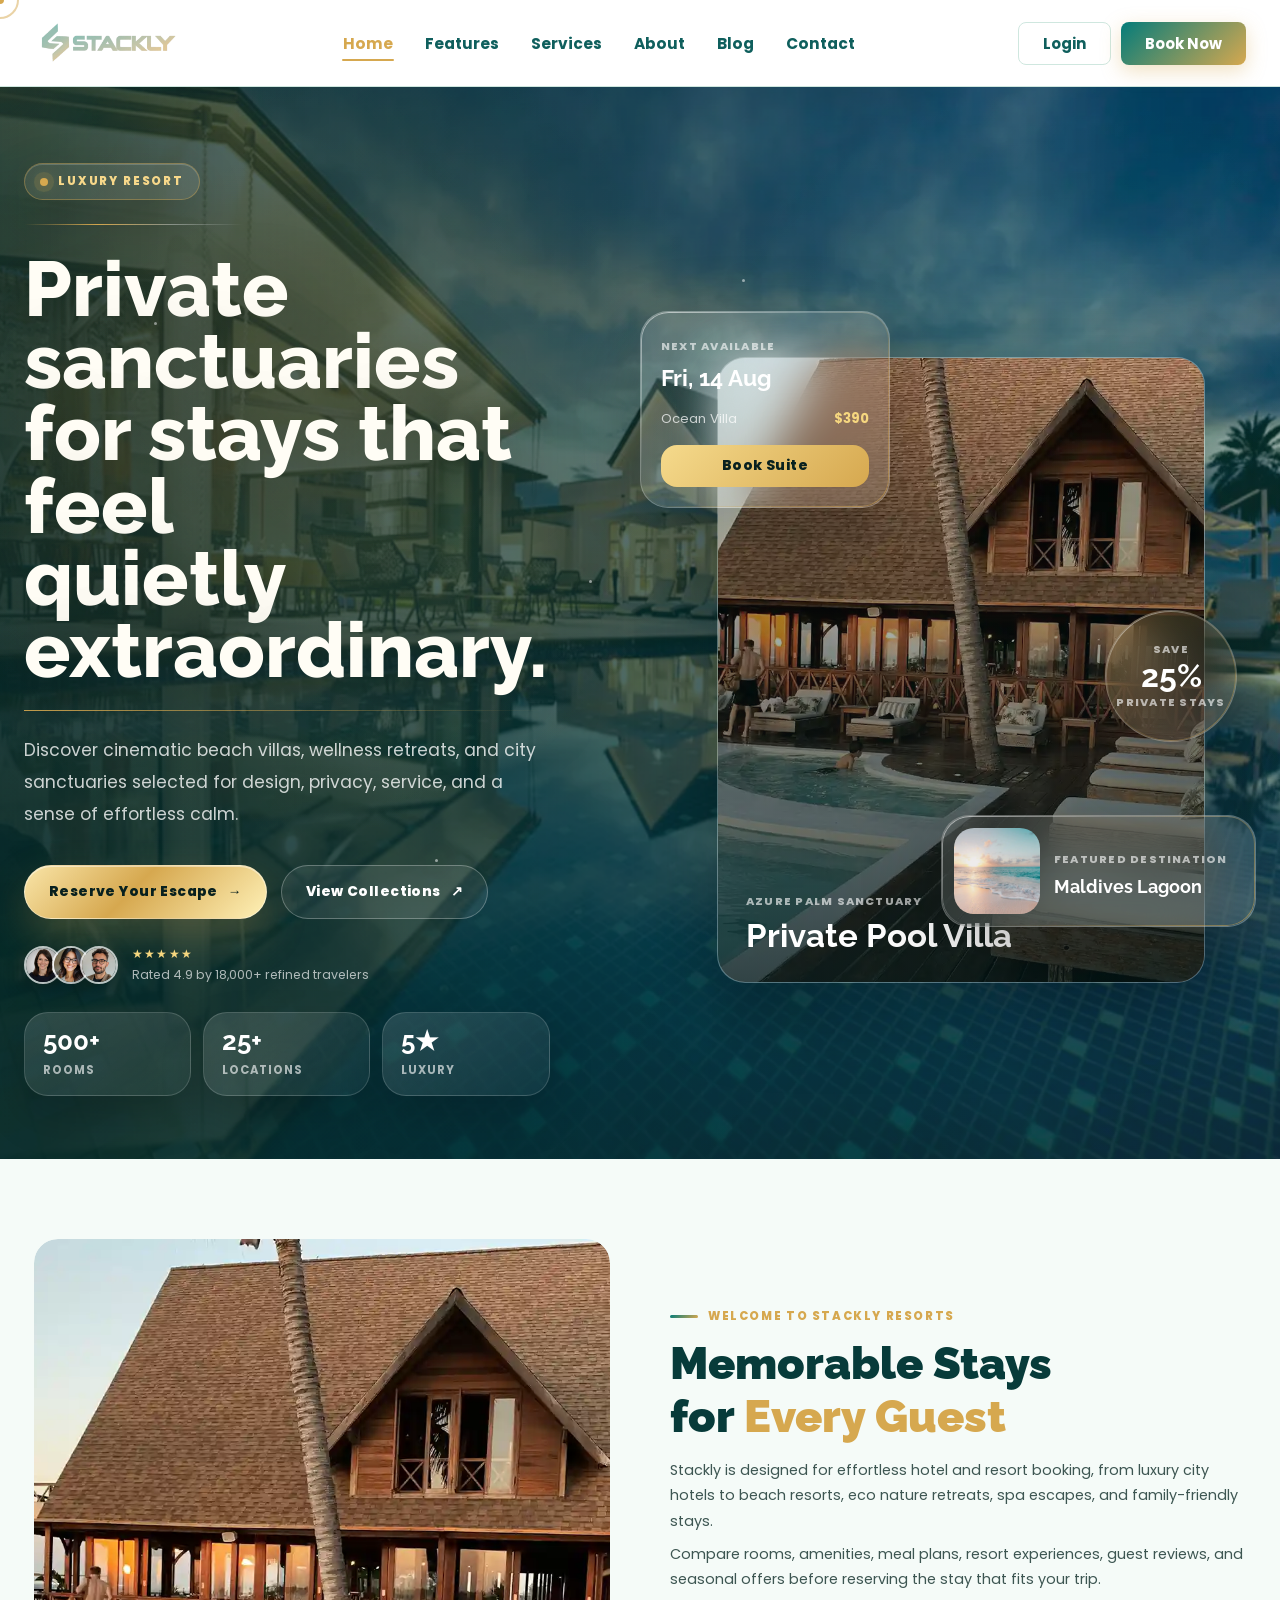
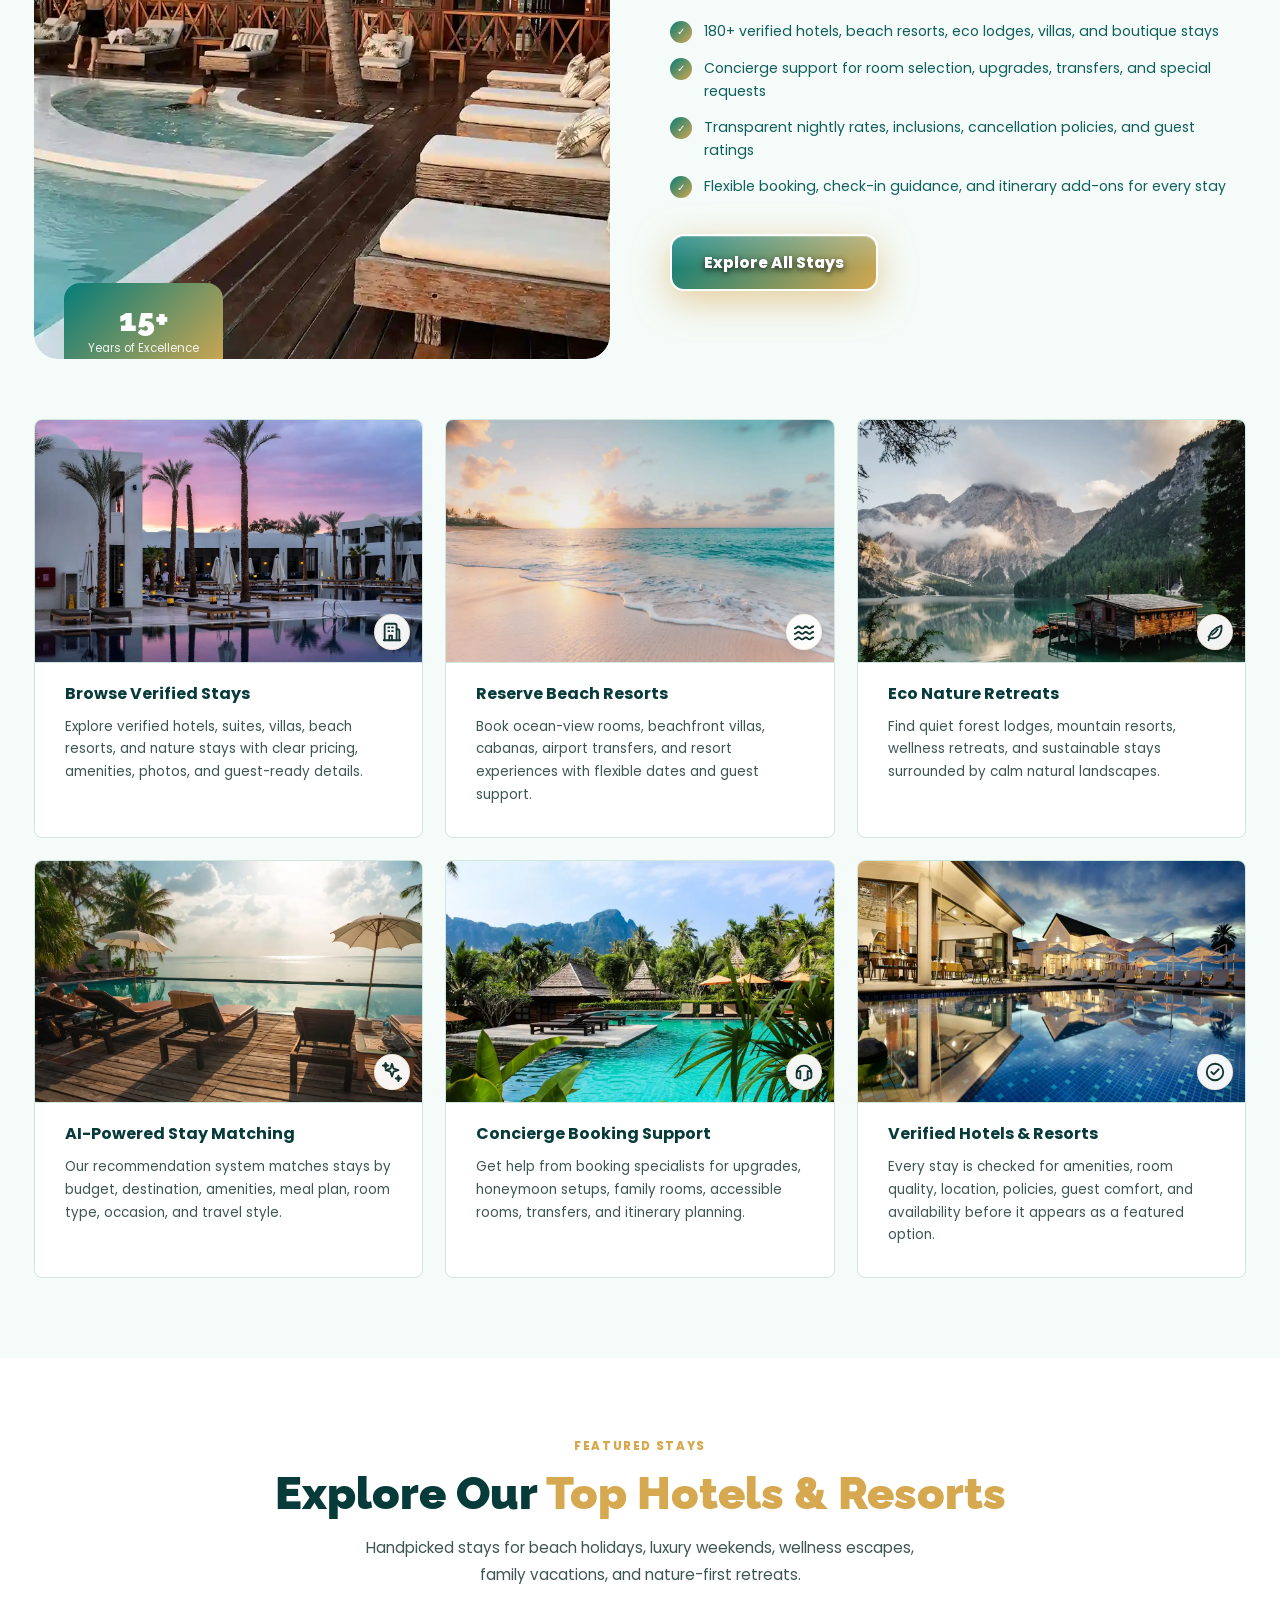
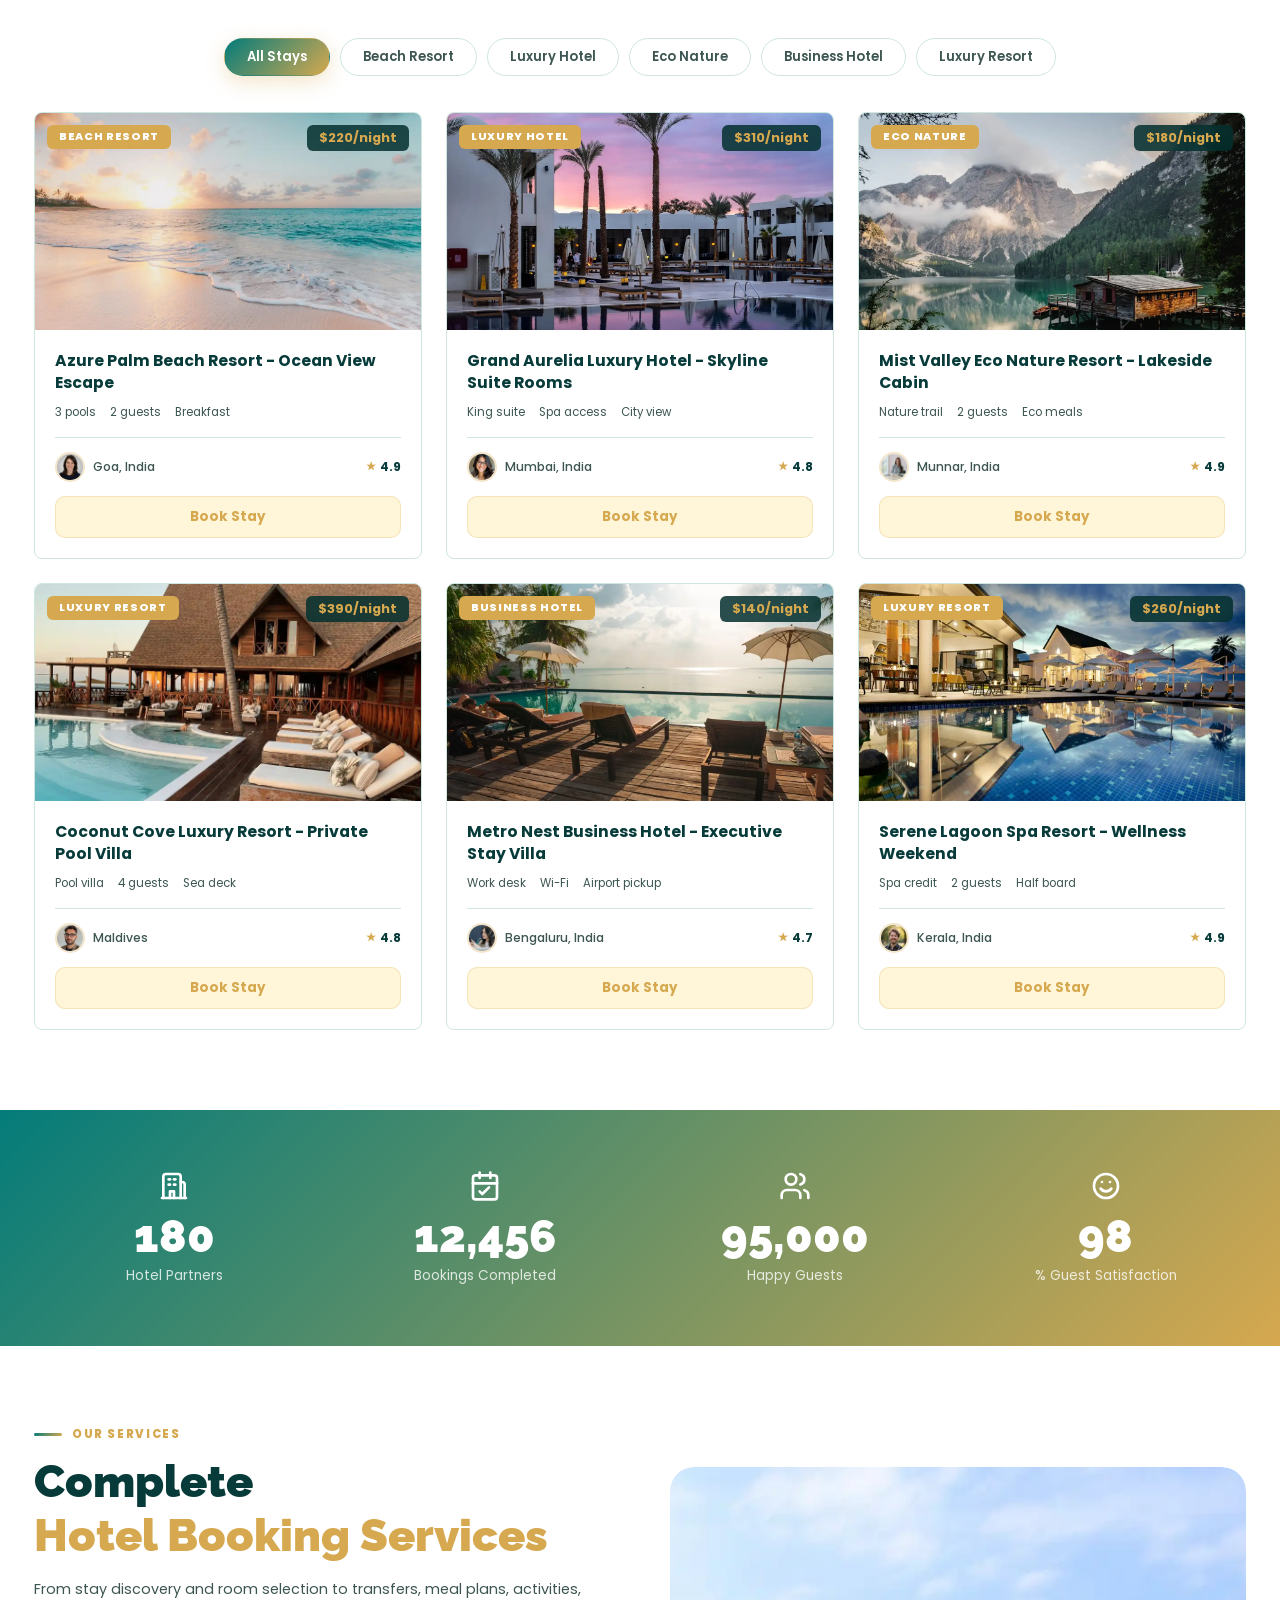
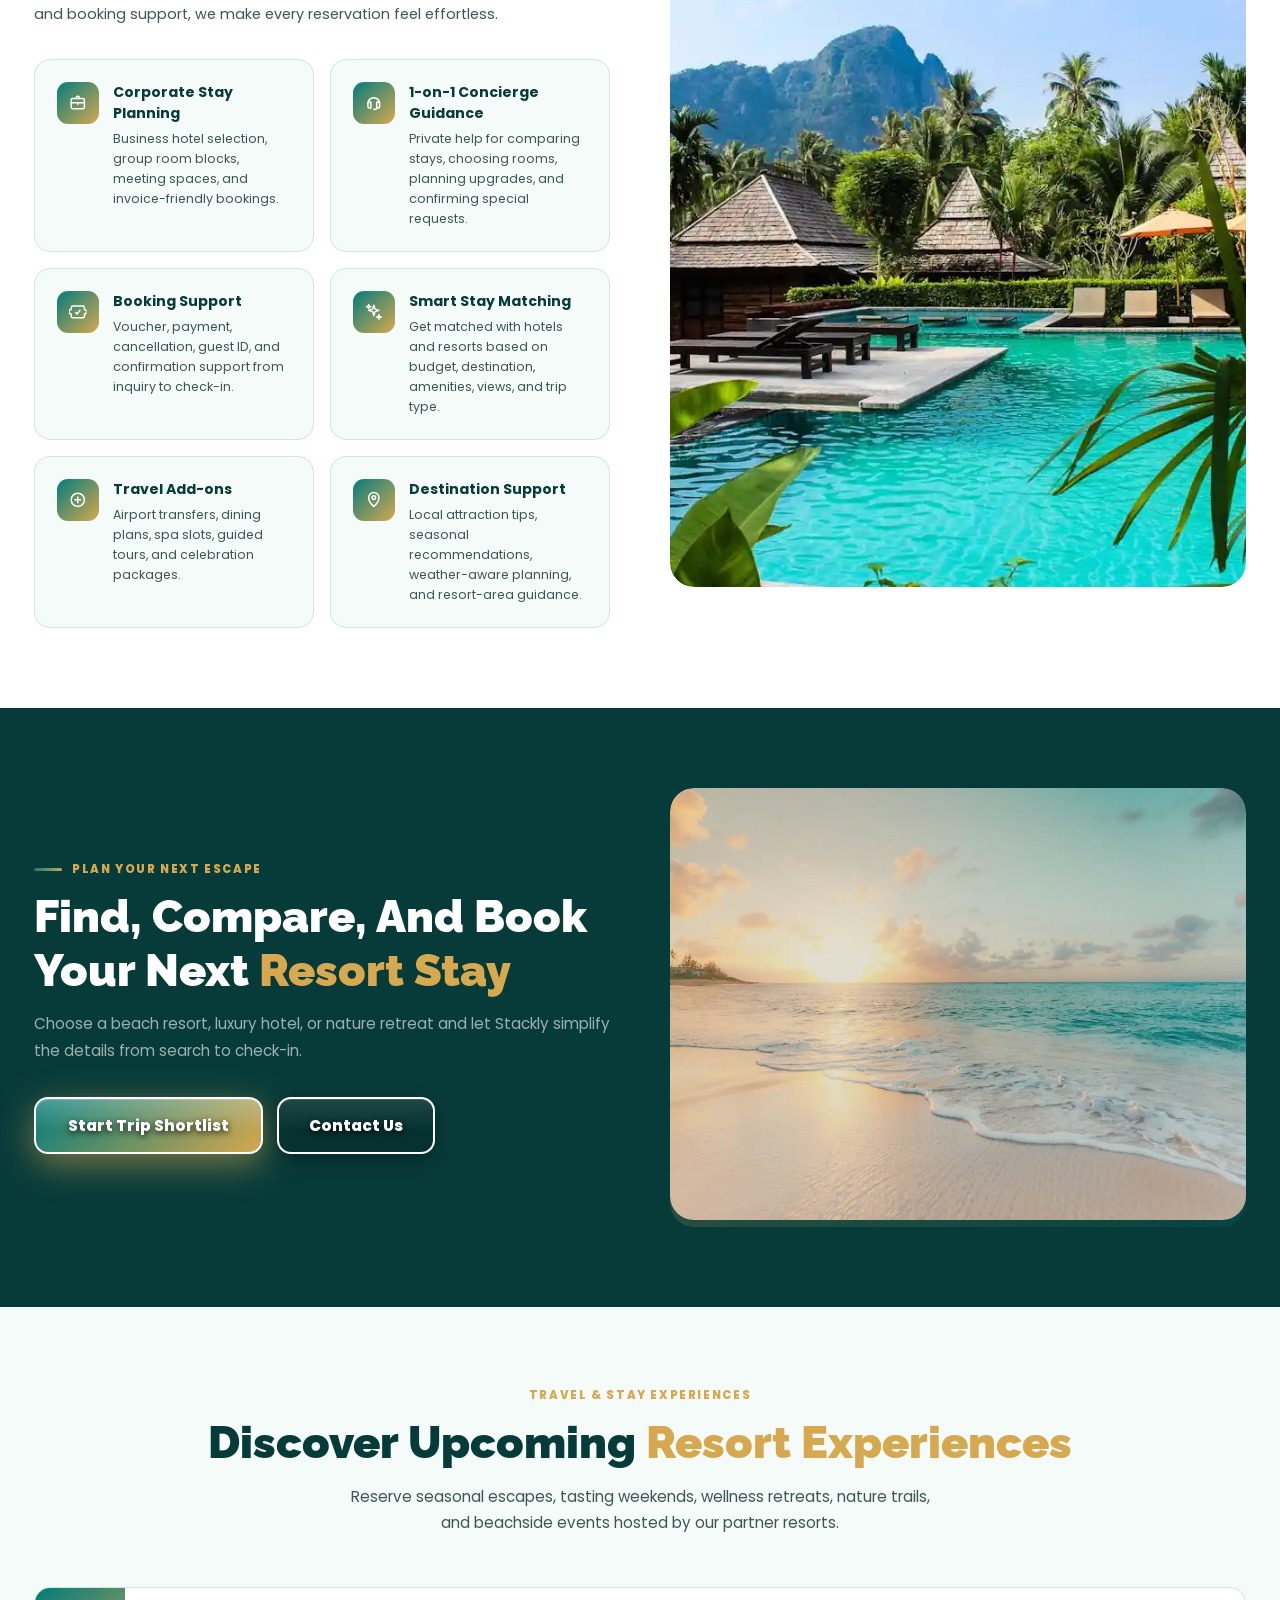
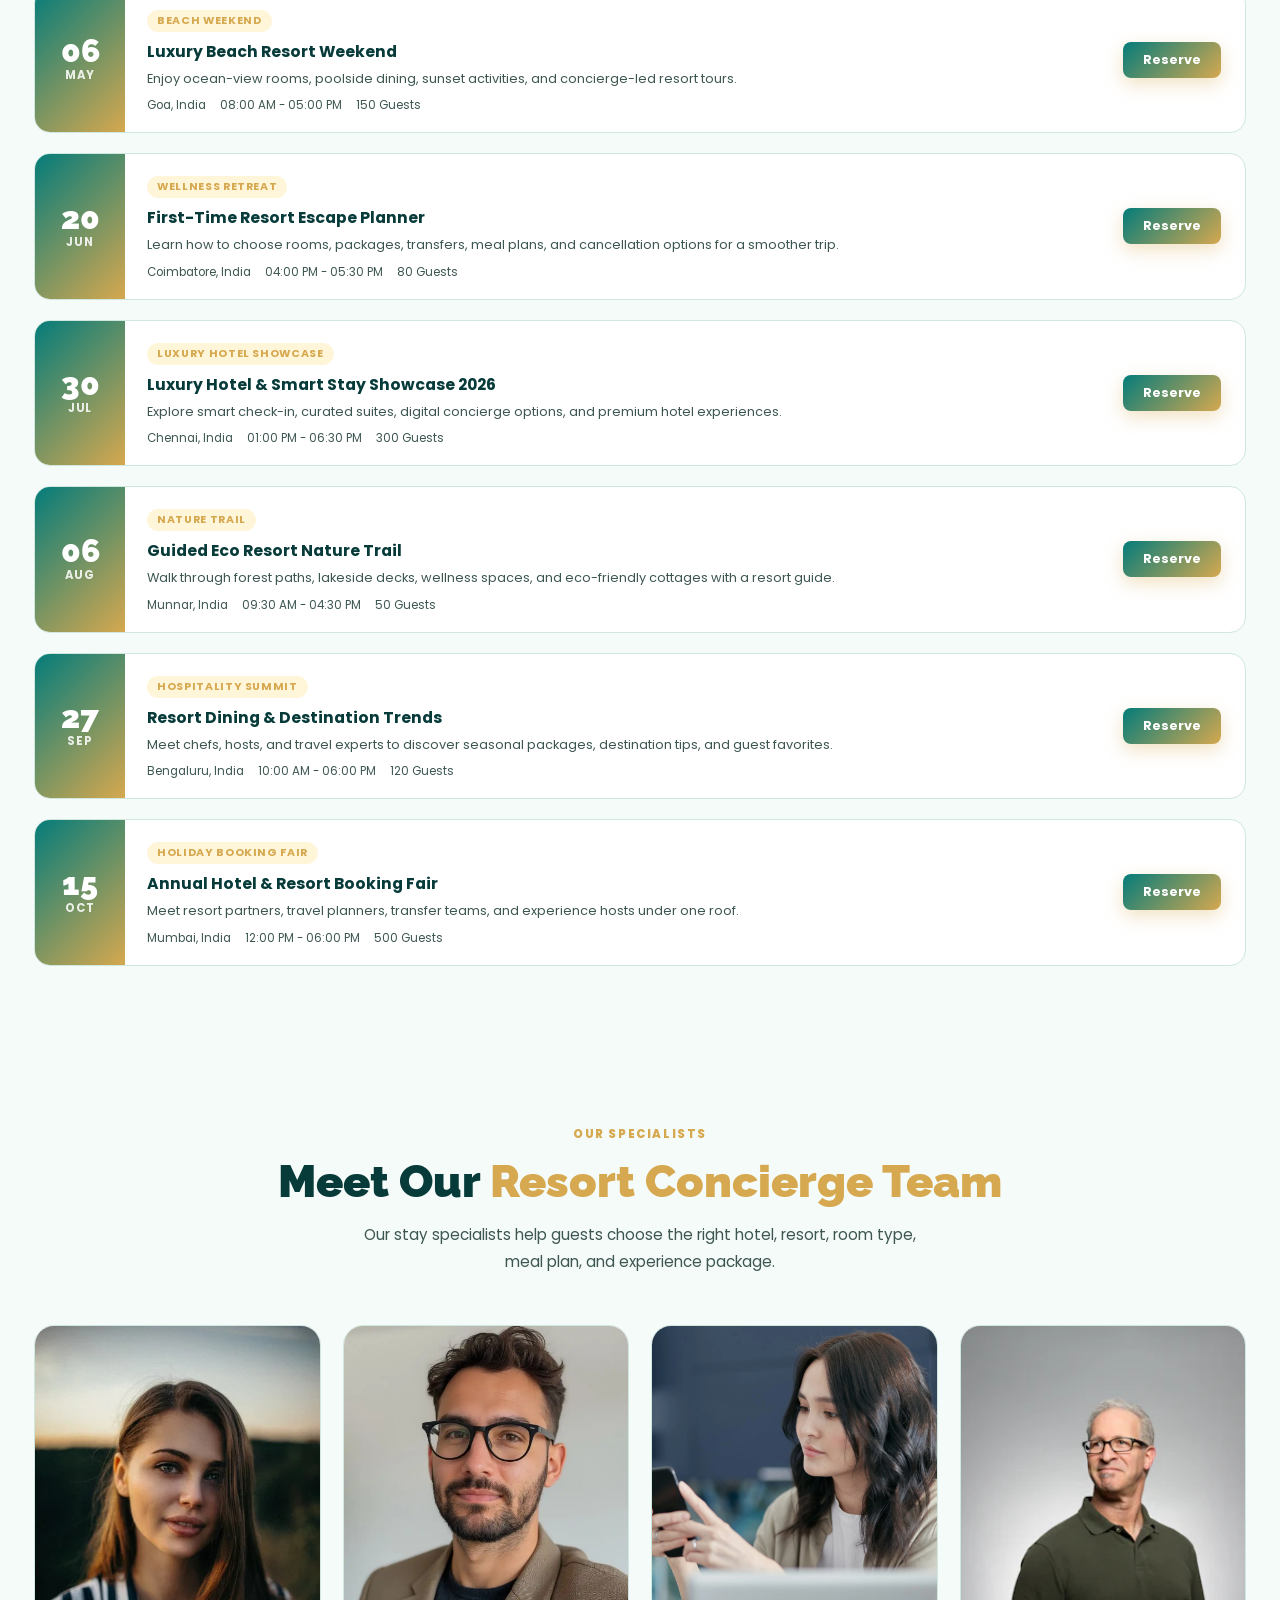
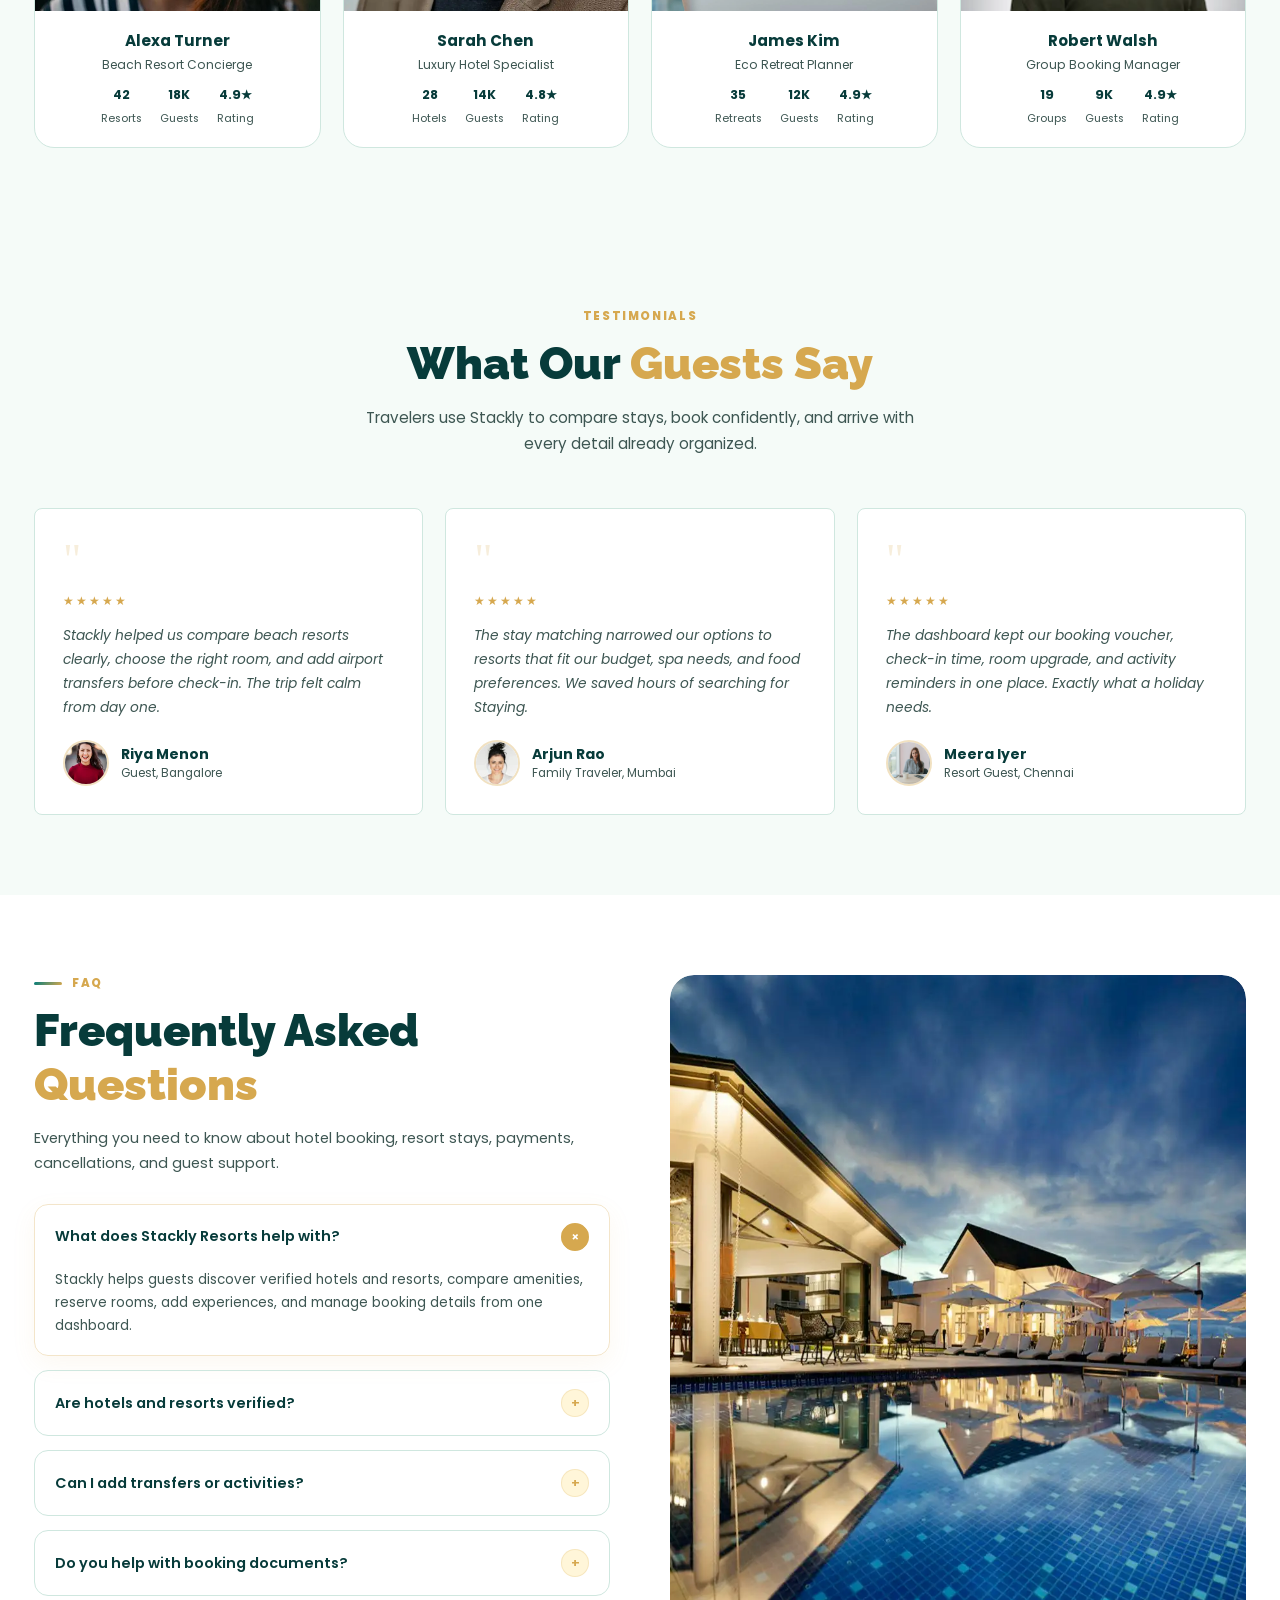
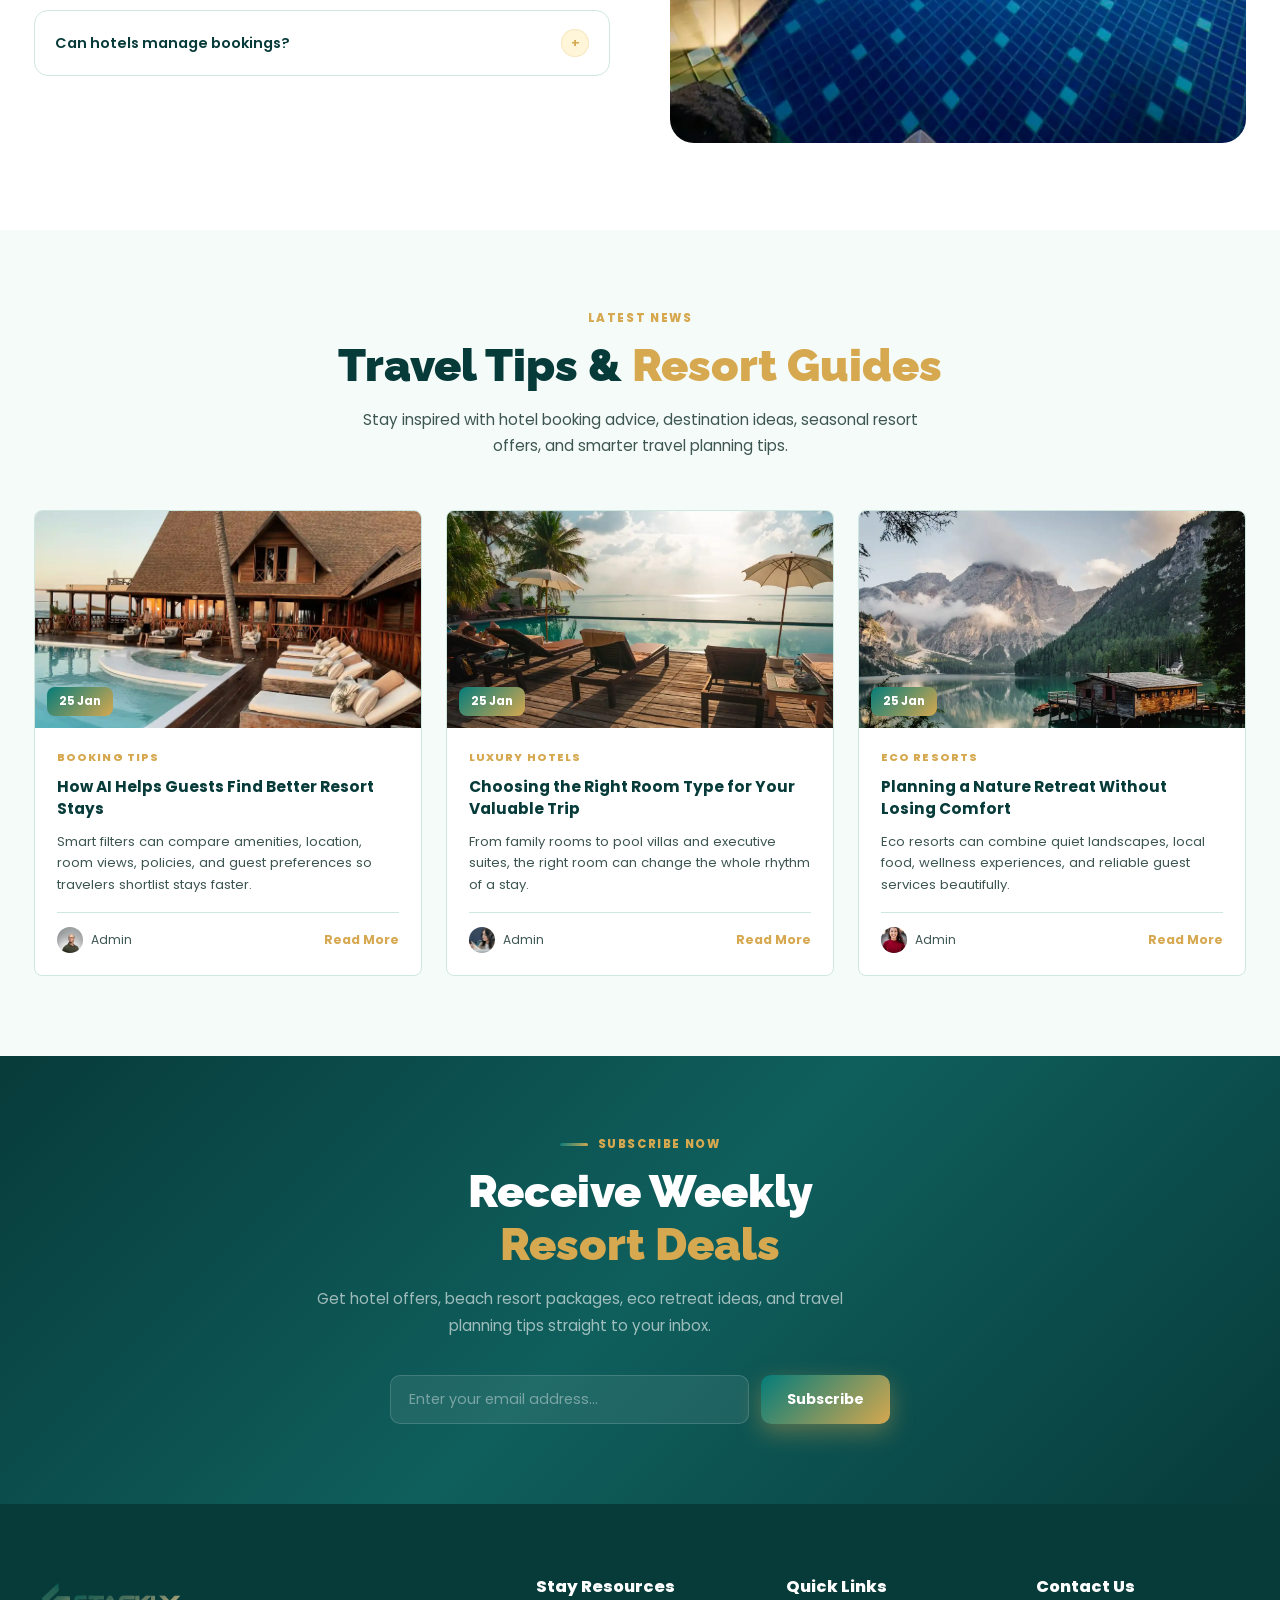
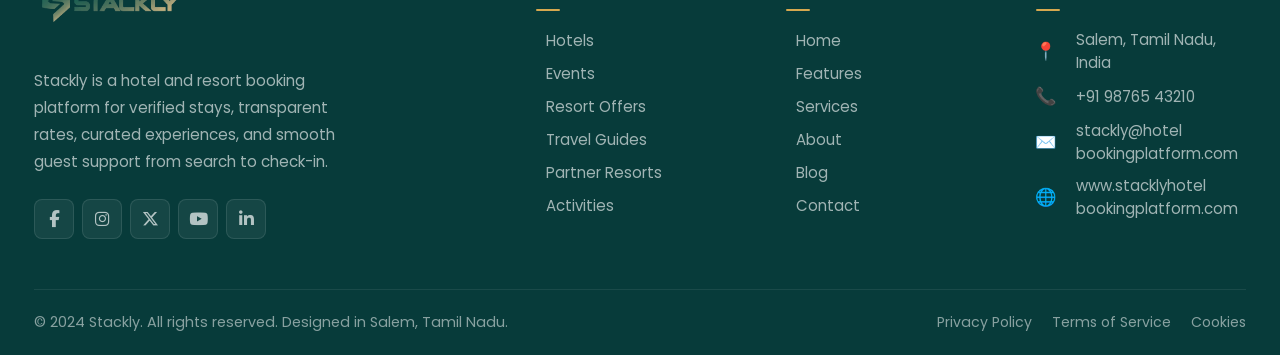
<file: index.html>
﻿<!DOCTYPE html>
<html lang="en">
<head>
<meta charset="UTF-8">
<meta name="viewport" content="width=device-width, initial-scale=1.0">
<title>Stackly - Hotel & Resort Booking</title>
<link href="https://fonts.googleapis.com/css2?family=Poppins:wght@300;400;500;600;700;800;900&family=Raleway:wght@400;600;700;800;900&display=swap" rel="stylesheet">
<link rel="stylesheet" href="index.css">
</head>
<body>

<svg aria-hidden="true" style="position:absolute;width:0;height:0;overflow:hidden" xmlns="http://www.w3.org/2000/svg">
  <symbol id="icon-hotel" viewBox="0 0 24 24"><path d="M4 21V5a2 2 0 0 1 2-2h9a2 2 0 0 1 2 2v16"/><path d="M17 9h1a2 2 0 0 1 2 2v10"/><path d="M3 21h18"/><path d="M8 7h1"/><path d="M12 7h1"/><path d="M8 11h1"/><path d="M12 11h1"/><path d="M9 21v-5h3v5"/></symbol>
  <symbol id="icon-waves" viewBox="0 0 24 24"><path d="M2 8c2 0 2-2 4-2s2 2 4 2 2-2 4-2 2 2 4 2 2-2 4-2"/><path d="M2 14c2 0 2-2 4-2s2 2 4 2 2-2 4-2 2 2 4 2 2-2 4-2"/><path d="M2 20c2 0 2-2 4-2s2 2 4 2 2-2 4-2 2 2 4 2 2-2 4-2"/></symbol>
  <symbol id="icon-leaf" viewBox="0 0 24 24"><path d="M5 21c.8-7.2 5-13 14-16 1 8-3 14-10 14-2 0-3.4-.7-4-2"/><path d="M9 15c2-1 4-3 6-6"/></symbol>
  <symbol id="icon-sparkles" viewBox="0 0 24 24"><path d="M12 3l1.7 5.3L19 10l-5.3 1.7L12 17l-1.7-5.3L5 10l5.3-1.7L12 3z"/><path d="M19 16l.7 2.3L22 19l-2.3.7L19 22l-.7-2.3L16 19l2.3-.7L19 16z"/><path d="M5 2l.7 2.3L8 5l-2.3.7L5 8l-.7-2.3L2 5l2.3-.7L5 2z"/></symbol>
  <symbol id="icon-headset" viewBox="0 0 24 24"><path d="M4 13a8 8 0 0 1 16 0"/><path d="M4 13v4a2 2 0 0 0 2 2h2v-8H6a2 2 0 0 0-2 2z"/><path d="M20 13v4a2 2 0 0 1-2 2h-2v-8h2a2 2 0 0 1 2 2z"/><path d="M16 19c0 1.1-1.8 2-4 2"/></symbol>
  <symbol id="icon-check-circle" viewBox="0 0 24 24"><circle cx="12" cy="12" r="9"/><path d="M8 12l2.5 2.5L16 9"/></symbol>
  <symbol id="icon-calendar-check" viewBox="0 0 24 24"><path d="M8 2v4"/><path d="M16 2v4"/><rect x="3" y="4" width="18" height="18" rx="2"/><path d="M3 10h18"/><path d="M8 16l2 2 5-5"/></symbol>
  <symbol id="icon-users" viewBox="0 0 24 24"><path d="M16 21v-2a4 4 0 0 0-4-4H6a4 4 0 0 0-4 4v2"/><circle cx="9" cy="7" r="4"/><path d="M22 21v-2a4 4 0 0 0-3-3.87"/><path d="M16 3.13a4 4 0 0 1 0 7.75"/></symbol>
  <symbol id="icon-smile" viewBox="0 0 24 24"><circle cx="12" cy="12" r="9"/><path d="M8 14s1.5 2 4 2 4-2 4-2"/><path d="M9 9h.01"/><path d="M15 9h.01"/></symbol>
  <symbol id="icon-briefcase" viewBox="0 0 24 24"><path d="M10 6V5a2 2 0 0 1 2-2h0a2 2 0 0 1 2 2v1"/><rect x="3" y="6" width="18" height="14" rx="2"/><path d="M3 12h18"/><path d="M12 12v2"/></symbol>
  <symbol id="icon-ticket-check" viewBox="0 0 24 24"><path d="M3 9a3 3 0 0 0 0 6v3a2 2 0 0 0 2 2h14a2 2 0 0 0 2-2v-3a3 3 0 0 0 0-6V6a2 2 0 0 0-2-2H5a2 2 0 0 0-2 2z"/><path d="M9 13l2 2 4-5"/></symbol>
  <symbol id="icon-plus-circle" viewBox="0 0 24 24"><circle cx="12" cy="12" r="9"/><path d="M12 8v8"/><path d="M8 12h8"/></symbol>
  <symbol id="icon-map-pin" viewBox="0 0 24 24"><path d="M12 21s7-5.3 7-12a7 7 0 1 0-14 0c0 6.7 7 12 7 12z"/><circle cx="12" cy="9" r="2.5"/></symbol>
  <symbol id="icon-phone" viewBox="0 0 24 24"><path d="M22 16.9v3a2 2 0 0 1-2.2 2 19.8 19.8 0 0 1-8.6-3.1 19.5 19.5 0 0 1-6-6A19.8 19.8 0 0 1 2.1 4.2 2 2 0 0 1 4.1 2h3a2 2 0 0 1 2 1.7c.1 1 .4 2 .7 2.9a2 2 0 0 1-.4 2.1L8.1 10a16 16 0 0 0 6 6l1.3-1.3a2 2 0 0 1 2.1-.4c.9.3 1.9.6 2.9.7A2 2 0 0 1 22 16.9z"/></symbol>
  <symbol id="icon-mail" viewBox="0 0 24 24"><rect x="3" y="5" width="18" height="14" rx="2"/><path d="M3 7l9 6 9-6"/></symbol>
  <symbol id="icon-globe" viewBox="0 0 24 24"><circle cx="12" cy="12" r="9"/><path d="M3 12h18"/><path d="M12 3a14 14 0 0 1 0 18"/><path d="M12 3a14 14 0 0 0 0 18"/></symbol>
  <symbol id="icon-share" viewBox="0 0 24 24"><circle cx="18" cy="5" r="3"/><circle cx="6" cy="12" r="3"/><circle cx="18" cy="19" r="3"/><path d="M8.6 10.5l6.8-4"/><path d="M8.6 13.5l6.8 4"/></symbol>
  <symbol id="icon-network" viewBox="0 0 24 24"><rect x="4" y="4" width="6" height="6" rx="1"/><rect x="14" y="14" width="6" height="6" rx="1"/><rect x="14" y="4" width="6" height="6" rx="1"/><path d="M10 7h4"/><path d="M17 10v4"/><path d="M10 10l4 4"/></symbol>
  <symbol id="icon-message" viewBox="0 0 24 24"><path d="M21 12a8 8 0 0 1-8 8H6l-4 3 1.5-5A8 8 0 1 1 21 12z"/></symbol>
  <symbol id="icon-play" viewBox="0 0 24 24"><circle cx="12" cy="12" r="9"/><path d="M10 8l6 4-6 4z"/></symbol>
  <symbol id="icon-arrow-up" viewBox="0 0 24 24"><path d="M12 19V5"/><path d="M5 12l7-7 7 7"/></symbol>
  <symbol id="icon-x" viewBox="0 0 24 24"><path d="M18 6L6 18"/><path d="M6 6l12 12"/></symbol>
</svg>

<!-- CURSOR -->
<div id="cur-dot"></div>
<div id="cur-ring"></div>

<!-- LOADER -->
<div id="loader">
  <div class="loader-edu-wrapper">
    <svg class="loader-edu-icon" viewBox="0 0 24 24" fill="none" xmlns="http://www.w3.org/2000/svg">
      <defs>
        <linearGradient id="eduGrad" x1="0%" y1="0%" x2="100%" y2="100%">
          <stop offset="0%" stop-color="#0d9488" />
          <stop offset="50%" stop-color="#f2c14e" />
          <stop offset="100%" stop-color="#ffcc00" />
        </linearGradient>
        <linearGradient id="eduGradFill" x1="0%" y1="0%" x2="100%" y2="100%">
          <stop offset="0%" stop-color="#0d9488" stop-opacity="0.1" />
          <stop offset="50%" stop-color="#f2c14e" stop-opacity="0.1" />
          <stop offset="100%" stop-color="#ffcc00" stop-opacity="0.1" />
        </linearGradient>
      </defs>
      <path d="M6 12v5c0 2 2 3 6 3s6-1 6-3v-5" stroke="url(#eduGrad)" stroke-width="2" stroke-linecap="round" stroke-linejoin="round" fill="url(#eduGradFill)"/>
      <path d="M2 10l10-5 10 5-10 5z" stroke="url(#eduGrad)" stroke-width="2" stroke-linecap="round" stroke-linejoin="round" fill="url(#eduGradFill)"/>
      <path d="M22 10v6" stroke="url(#eduGrad)" stroke-width="2" stroke-linecap="round" stroke-linejoin="round"/>
    </svg>
  </div>
  <div class="ld-logo">
    <img src="logo_gold.webp" alt="Stackly Logo" class="loader-logo-img">
  </div>
  <div class="ld-bar-bg"><div class="ld-bar"></div></div>
  <div class="ld-words">Loading your escape...</div>
</div>

<!-- SCROLL TOP -->
<div id="scrolltop" onclick="window.scrollTo({top:0,behavior:'smooth'})" aria-label="Back to top"><svg class="icon-svg"><use href="#icon-arrow-up"></use></svg></div>



<!-- NAVBAR -->
<nav id="navbar" >
  <div class="nav-inner">
    <a href="index.html" class="nav-logo">
      <img src="logo_gold.webp" alt="Stackly Logo" class="nav-logo-img">
    </a>
    <ul class="nav-menu">
      <li><a href="index.html" class="active">Home</a></li>
      <li><a href="features.html">Features</a></li>
      <li><a href="services.html">Services</a></li>
      <li><a href="about.html">About</a></li>
      <li><a href="blog.html">Blog</a></li>
      <li><a href="contact.html">Contact</a></li>
    </ul>
    <div class="nav-actions">
      <button class="btn-login" onclick="location.href='login.html'">Login</button>
      <button class="btn-register" onclick="location.href='signup.html'">Book Now</button>
    </div>
    <div class="hamburger" id="ham">
      <span></span><span></span><span></span>
    </div>
  </div>
</nav>

<!-- MOBILE MENU -->
<div id="mob-menu">
  <span id="mob-close" aria-label="Close menu"><svg class="icon-svg"><use href="#icon-x"></use></svg></span>
  <div class="mob-menu-logo">
    <img src="logo_gold.webp" alt="Stackly Logo" style="height: 48px; object-fit: contain;">
  </div>
  <div class="mob-menu-links">
    <a href="index.html" class="active">Home</a>
    <a href="features.html">Features</a>
    <a href="services.html">Services</a>
    <a href="about.html">About</a>
    <a href="blog.html">Blog</a>
    <a href="contact.html">Contact</a>
  </div>
  <div class="mob-menu-actions">
    <a href="login.html" class="mob-menu-btn secondary">Login</a>
    <a href="signup.html" class="mob-menu-btn">Book Now</a>
  </div>
</div>

<!-- ============================================================ -->
<!-- ============================================================ -->
<!-- HERO -->
<!-- ============================================================ -->
<section id="hero">
  <div class="lux-hero-bg" data-depth="-0.018"></div>
  <div class="lux-hero-gradient"></div>
  <div class="lux-hero-particles" aria-hidden="true">
    <span></span><span></span><span></span><span></span><span></span><span></span>
  </div>
  <div class="lux-cursor-glow" aria-hidden="true"></div>

  <div class="lux-hero-shell">
    <div class="lux-hero-copy" data-depth="0.012">
      <div class="lux-badge lux-reveal" style="--delay:.08s">
        <span class="lux-badge-dot"></span>
        Luxury Resort
      </div>
      <div class="lux-divider lux-reveal" style="--delay:.16s"></div>
      <h1 class="lux-title lux-reveal" style="--delay:.24s">
        Private sanctuaries<br>
        for stays that feel<br>
        quietly extraordinary.
      </h1>
      <p class="lux-subtitle lux-reveal" style="--delay:.36s">Discover cinematic beach villas, wellness retreats, and city sanctuaries selected for design, privacy, service, and a sense of effortless calm.</p>

      <div class="lux-actions lux-reveal" style="--delay:.48s">
        <a href="404.html" class="lux-btn lux-btn-primary magnetic-btn">Reserve Your Escape <span>→</span></a>
        <a href="404.html" class="lux-btn lux-btn-secondary magnetic-btn">View Collections <span>↗</span></a>
      </div>

      <div class="lux-ratings lux-reveal" style="--delay:.58s">
        <div class="lux-avatars" aria-hidden="true">
          <img src="downloaded_images/a1.webp" alt="">
          <img src="downloaded_images/a2.webp" alt="">
          <img src="downloaded_images/a3.webp" alt="">
        </div>
        <div>
          <div class="lux-stars">★★★★★</div>
          <p>Rated 4.9 by 18,000+ refined travelers</p>
        </div>
      </div>

      <div class="lux-stats lux-reveal" style="--delay:.68s">
        <div class="lux-stat"><strong data-count="500">0</strong><span>Rooms</span></div>
        <div class="lux-stat"><strong data-count="25">0</strong><span>Locations</span></div>
        <div class="lux-stat"><strong>5★</strong><span>Luxury</span></div>
      </div>
    </div>

    <div class="lux-hero-visual" aria-label="Luxury hotel booking highlights">
      <article class="lux-float-card lux-main-card tilt-card" data-depth="-0.026" style="--delay:.22s">
        <img src="downloaded_images/resort-hero.webp" alt="Luxury resort with pool and tropical architecture">
        <div class="lux-image-shade"></div>
        <div class="lux-main-caption">
          <span>Azure Palm Sanctuary</span>
          <strong>Private Pool Villa</strong>
        </div>
      </article>

      <article class="lux-float-card lux-booking-card tilt-card" data-depth="0.04" style="--delay:.42s">
        <span class="lux-card-kicker">Next available</span>
        <strong>Fri, 14 Aug</strong>
        <div class="lux-booking-row"><span>Ocean Villa</span><b>$390</b></div>
        <a href="404.html" class="lux-card-link magnetic-btn">Book Suite</a>
      </article>

     

      <article class="lux-float-card lux-destination-card tilt-card" data-depth="-0.035" style="--delay:.68s">
        <img src="downloaded_images/beach-resort.webp" alt="Beach resort destination">
        <div>
          <span>Featured destination</span>
          <strong>Maldives Lagoon</strong>
        </div>
      </article>

      <div class="lux-discount-badge tilt-card" data-depth="0.052" style="--delay:.82s">
        <span>Save</span>
        <strong>25%</strong>
        <em>Private stays</em>
      </div>
    </div>
  </div>
</section>
<!-- ============================================================ -->
<!-- FEATURES / WELCOME -->
<!-- ============================================================ -->
<section id="features">
  <div class="container">
    <div class="features-intro">
      <div class="fi-img-wrap rv-l">
        <img src="downloaded_images/resort-hero.webp" alt="Welcome to Stackly Resorts">
        <div class="fi-badge">
          <div class="num">15+</div>
          <div class="lbl">Years of Excellence</div>
        </div>
      </div>
      <div class="rv-r">
        <div class="sec-eyebrow">Welcome to Stackly Resorts</div>
        <h2 class="sec-title">Memorable Stays<br>for <span>Every Guest</span></h2>
        <p style="color:var(--gray);font-size:.9rem;line-height:1.75;margin-bottom:8px;">Stackly is designed for effortless hotel and resort booking, from luxury city hotels to beach resorts, eco nature retreats, spa escapes, and family-friendly stays.</p>
        <p style="color:var(--gray);font-size:.9rem;line-height:1.75;">Compare rooms, amenities, meal plans, resort experiences, guest reviews, and seasonal offers before reserving the stay that fits your trip.</p>
        <ul class="fi-list">
          <li><span class="fi-check">✓</span>180+ verified hotels, beach resorts, eco lodges, villas, and boutique stays</li>
          <li><span class="fi-check">✓</span>Concierge support for room selection, upgrades, transfers, and special requests</li>
          <li><span class="fi-check">✓</span>Transparent nightly rates, inclusions, cancellation policies, and guest ratings</li>
          <li><span class="fi-check">✓</span>Flexible booking, check-in guidance, and itinerary add-ons for every stay</li>
        </ul>
        <a href="404.html" class="hbtn-main" style="display:inline-flex;width:fit-content;">Explore All Stays</a>
      </div>
    </div>

    <div class="features-grid">
      <div class="feat-card rv d1">
        <div class="feat-img">
          <img src="downloaded_images/luxury-hotel.webp" alt="Browse Verified Stays">
          <div class="feat-badge" aria-label="Hotel stays"><svg class="icon-svg"><use href="#icon-hotel"></use></svg></div>
        </div>
        <h3>Browse Verified Stays</h3>
        <p>Explore verified hotels, suites, villas, beach resorts, and nature stays with clear pricing, amenities, photos, and guest-ready details.</p>
      </div>

      <div class="feat-card rv d2">
        <div class="feat-img">
          <img src="downloaded_images/beach-resort.webp" alt="Reserve Beach Resorts">
          <div class="feat-badge" aria-label="Beach resorts"><svg class="icon-svg"><use href="#icon-waves"></use></svg></div>
        </div>
        <h3>Reserve Beach Resorts</h3>
        <p>Book ocean-view rooms, beachfront villas, cabanas, airport transfers, and resort experiences with flexible dates and guest support.</p>
      </div>

      <div class="feat-card rv d3">
        <div class="feat-img">
          <img src="downloaded_images/mountain-resort.webp" alt="Eco Nature Retreats">
          <div class="feat-badge" aria-label="Nature retreats"><svg class="icon-svg"><use href="#icon-leaf"></use></svg></div>
        </div>
        <h3>Eco Nature Retreats</h3>
        <p>Find quiet forest lodges, mountain resorts, wellness retreats, and sustainable stays surrounded by calm natural landscapes.</p>
      </div>

      <div class="feat-card rv d1">
        <div class="feat-img">
          <img src="downloaded_images/hotel-suite.webp" alt="AI-Powered Stay Matching">
          <div class="feat-badge" aria-label="Smart matching"><svg class="icon-svg"><use href="#icon-sparkles"></use></svg></div>
        </div>
        <h3>AI-Powered Stay Matching</h3>
        <p>Our recommendation system matches stays by budget, destination, amenities, meal plan, room type, occasion, and travel style.</p>
      </div>

      <div class="feat-card rv d2">
        <div class="feat-img">
          <img src="downloaded_images/spa-resort.webp" alt="Concierge Booking Support">
          <div class="feat-badge" aria-label="Concierge support"><svg class="icon-svg"><use href="#icon-headset"></use></svg></div>
        </div>
        <h3>Concierge Booking Support</h3>
        <p>Get help from booking specialists for upgrades, honeymoon setups, family rooms, accessible rooms, transfers, and itinerary planning.</p>
      </div>

      <div class="feat-card rv d3">
        <div class="feat-img">
          <img src="downloaded_images/resort-pool.webp" alt="Verified Hotels and Resorts">
          <div class="feat-badge" aria-label="Verified stays"><svg class="icon-svg"><use href="#icon-check-circle"></use></svg></div>
        </div>
        <h3>Verified Hotels & Resorts</h3>
        <p>Every stay is checked for amenities, room quality, location, policies, guest comfort, and availability before it appears as a featured option.</p>
      </div>
    </div>
  </div>
</section>
<!-- ============================================================ -->
<!-- FEATURED STAYS -->
<!-- ============================================================ -->
<section id="properties">
  <div class="container">
    <div class="sec-head rv">
      <div class="sec-eyebrow">Featured Stays</div>
      <h2 class="sec-title">Explore Our <span>Top Hotels & Resorts</span></h2>
      <p class="sec-desc">Handpicked stays for beach holidays, luxury weekends, wellness escapes, family vacations, and nature-first retreats.</p>
    </div>
    <div class="properties-tabs rv">
      <button class="ctab active" data-filter="All">All Stays</button>
      <button class="ctab" data-filter="Beach Resort">Beach Resort</button>
      <button class="ctab" data-filter="Luxury Hotel">Luxury Hotel</button>
      <button class="ctab" data-filter="Eco Nature">Eco Nature</button>
      <button class="ctab" data-filter="Business Hotel">Business Hotel</button>
      <button class="ctab" data-filter="Luxury Resort">Luxury Resort</button>
    </div>
    <div class="properties-grid">
      <div class="property-card rv d1" data-category="Beach Resort">
        <div class="cc-img">
          <img src="downloaded_images/beach-resort.webp" alt="Azure Palm Beach Resort">
          <span class="cc-label">Beach Resort</span>
          <span class="cc-price">$220/night</span>
          <div class="cc-overlay"></div>
        </div>
        <div class="cc-body">
          <div class="cc-title">Azure Palm Beach Resort - Ocean View Escape</div>
          <div class="cc-meta"><span>3 pools</span><span>2 guests</span><span>Breakfast</span></div>
          <div class="cc-foot"><div class="cc-tutor"><img src="downloaded_images/a1.webp" alt=""><span>Goa, India</span></div><div class="cc-rating"><span class="cc-stars">★</span>4.9</div></div>
          <button class="cc-btn" type="button" onclick="location.href='404.html'">Book Stay</button>
        </div>
      </div>
      <div class="property-card rv d2" data-category="Luxury Hotel">
        <div class="cc-img">
          <img src="downloaded_images/luxury-hotel.webp" alt="Grand Aurelia Luxury Hotel">
          <span class="cc-label">Luxury Hotel</span>
          <span class="cc-price">$310/night</span>
          <div class="cc-overlay"></div>
        </div>
        <div class="cc-body">
          <div class="cc-title">Grand Aurelia Luxury Hotel - Skyline Suite Rooms</div>
          <div class="cc-meta"><span>King suite</span><span>Spa access</span><span>City view</span></div>
          <div class="cc-foot"><div class="cc-tutor"><img src="downloaded_images/a2.webp" alt=""><span>Mumbai, India</span></div><div class="cc-rating"><span class="cc-stars">★</span>4.8</div></div>
          <button class="cc-btn" type="button" onclick="location.href='404.html'">Book Stay</button>
        </div>
      </div>
      <div class="property-card rv d3" data-category="Eco Nature">
        <div class="cc-img">
          <img src="downloaded_images/mountain-resort.webp" alt="Mist Valley Eco Nature Resort">
          <span class="cc-label">Eco Nature</span>
          <span class="cc-price">$180/night</span>
          <div class="cc-overlay"></div>
        </div>
        <div class="cc-body">
          <div class="cc-title">Mist Valley Eco Nature Resort - Lakeside Cabin</div>
          <div class="cc-meta"><span>Nature trail</span><span>2 guests</span><span>Eco meals</span></div>
          <div class="cc-foot"><div class="cc-tutor"><img src="downloaded_images/w5.webp" alt=""><span>Munnar, India</span></div><div class="cc-rating"><span class="cc-stars">★</span>4.9</div></div>
          <button class="cc-btn" type="button" onclick="location.href='404.html'">Book Stay</button>
        </div>
      </div>
      <div class="property-card rv d1" data-category="Luxury Resort">
        <div class="cc-img">
          <img src="downloaded_images/resort-hero.webp" alt="Coconut Cove Luxury Resort">
          <span class="cc-label">Luxury Resort</span>
          <span class="cc-price">$390/night</span>
          <div class="cc-overlay"></div>
        </div>
        <div class="cc-body">
          <div class="cc-title">Coconut Cove Luxury Resort - Private Pool Villa</div>
          <div class="cc-meta"><span>Pool villa</span><span>4 guests</span><span>Sea deck</span></div>
          <div class="cc-foot"><div class="cc-tutor"><img src="downloaded_images/a3.webp" alt=""><span>Maldives</span></div><div class="cc-rating"><span class="cc-stars">★</span>4.8</div></div>
          <button class="cc-btn" type="button" onclick="location.href='404.html'">Book Stay</button>
        </div>
      </div>
      <div class="property-card rv d2" data-category="Business Hotel">
        <div class="cc-img">
          <img src="downloaded_images/hotel-suite.webp" alt="Metro Nest Business Hotel">
          <span class="cc-label">Business Hotel</span>
          <span class="cc-price">$140/night</span>
          <div class="cc-overlay"></div>
        </div>
        <div class="cc-body">
          <div class="cc-title">Metro Nest Business Hotel - Executive Stay Villa</div>
          <div class="cc-meta"><span>Work desk</span><span>Wi-Fi</span><span>Airport pickup</span></div>
          <div class="cc-foot"><div class="cc-tutor"><img src="downloaded_images/w3.webp" alt=""><span>Bengaluru, India</span></div><div class="cc-rating"><span class="cc-stars">★</span>4.7</div></div>
          <button class="cc-btn" type="button" onclick="location.href='404.html'">Book Stay</button>
        </div>
      </div>
      <div class="property-card rv d3" data-category="Luxury Resort">
        <div class="cc-img">
          <img src="downloaded_images/resort-pool.webp" alt="Serene Lagoon Spa Resort">
          <span class="cc-label">Luxury Resort</span>
          <span class="cc-price">$260/night</span>
          <div class="cc-overlay"></div>
        </div>
        <div class="cc-body">
          <div class="cc-title">Serene Lagoon Spa Resort - Wellness Weekend</div>
          <div class="cc-meta"><span>Spa credit</span><span>2 guests</span><span>Half board</span></div>
          <div class="cc-foot"><div class="cc-tutor"><img src="downloaded_images/a4.webp" alt=""><span>Kerala, India</span></div><div class="cc-rating"><span class="cc-stars">★</span>4.9</div></div>
          <button class="cc-btn" type="button" onclick="location.href='404.html'">Book Stay</button>
        </div>
      </div>
    </div>
  </div>
</section>
<!-- ============================================================ -->
<!-- STATS BAND -->
<!-- ============================================================ -->
<section id="stats">
  <div class="container"><div class="stats-inner">
    <div class="stat-block rv d1"><div class="ico"><svg class="icon-svg"><use href="#icon-hotel"></use></svg></div><div class="num" data-target="180">0</div><div class="lab">Hotel Partners</div></div>
    <div class="stat-block rv d2"><div class="ico"><svg class="icon-svg"><use href="#icon-calendar-check"></use></svg></div><div class="num" data-target="12456">0</div><div class="lab">Bookings Completed</div></div>
    <div class="stat-block rv d3"><div class="ico"><svg class="icon-svg"><use href="#icon-users"></use></svg></div><div class="num" data-target="95000">0</div><div class="lab">Happy Guests</div></div>
    <div class="stat-block rv d4"><div class="ico"><svg class="icon-svg"><use href="#icon-smile"></use></svg></div><div class="num" data-target="98">0</div><div class="lab">% Guest Satisfaction</div></div>
  </div></div>
</section>
<!-- ============================================================ -->
<!-- SERVICES -->
<!-- ============================================================ -->
<section id="services">
  <div class="container"><div class="services-inner"><div>
    <div class="sec-eyebrow rv">Our Services</div>
    <h2 class="sec-title rv">Complete<br><span>Hotel Booking Services</span></h2>
    <p style="color:var(--gray);font-size:.9rem;line-height:1.75;margin-bottom:32px;" class="rv">From stay discovery and room selection to transfers, meal plans, activities, and booking support, we make every reservation feel effortless.</p>
    <div class="svc-grid">
      <div class="svc-item rv d1"><div class="svc-ico"><svg class="icon-svg"><use href="#icon-briefcase"></use></svg></div><div class="svc-body"><h4>Corporate Stay Planning</h4><p>Business hotel selection, group room blocks, meeting spaces, and invoice-friendly bookings.</p></div></div>
      <div class="svc-item rv d2"><div class="svc-ico"><svg class="icon-svg"><use href="#icon-headset"></use></svg></div><div class="svc-body"><h4>1-on-1 Concierge Guidance</h4><p>Private help for comparing stays, choosing rooms, planning upgrades, and confirming special requests.</p></div></div>
      <div class="svc-item rv d3"><div class="svc-ico"><svg class="icon-svg"><use href="#icon-ticket-check"></use></svg></div><div class="svc-body"><h4>Booking Support</h4><p>Voucher, payment, cancellation, guest ID, and confirmation support from inquiry to check-in.</p></div></div>
      <div class="svc-item rv d1"><div class="svc-ico"><svg class="icon-svg"><use href="#icon-sparkles"></use></svg></div><div class="svc-body"><h4>Smart Stay Matching</h4><p>Get matched with hotels and resorts based on budget, destination, amenities, views, and trip type.</p></div></div>
      <div class="svc-item rv d2"><div class="svc-ico"><svg class="icon-svg"><use href="#icon-plus-circle"></use></svg></div><div class="svc-body"><h4>Travel Add-ons</h4><p>Airport transfers, dining plans, spa slots, guided tours, and celebration packages.</p></div></div>
      <div class="svc-item rv d3"><div class="svc-ico"><svg class="icon-svg"><use href="#icon-map-pin"></use></svg></div><div class="svc-body"><h4>Destination Support</h4><p>Local attraction tips, seasonal recommendations, weather-aware planning, and resort-area guidance.</p></div></div>
    </div></div><div class="svc-img-side rv-r"><img src="downloaded_images/spa-resort.webp" alt="Hotel booking services"></div>
  </div></div>
</section>
<!-- ============================================================ -->
<!-- CTA BAND -->
<!-- ============================================================ -->
<section id="cta-band">
  <div class="container"><div class="cta-inner"><div class="cta-text">
    <div class="sec-eyebrow rv">Plan Your Next Escape</div>
    <h2 class="sec-title rv">Find, Compare, And Book<br>Your Next <span>Resort Stay</span></h2>
    <p class="sec-desc rv">Choose a beach resort, luxury hotel, or nature retreat and let Stackly simplify the details from search to check-in.</p>
    <div class="rv" style="display:flex;gap:14px;flex-wrap:wrap;"><a href="404.html" class="hbtn-main">Start Trip Shortlist</a><a href="404.html" class="hbtn-ghost">Contact Us</a></div>
  </div><div class="cta-img rv-r"><img src="downloaded_images/beach-resort.webp" alt="Resort bookings"></div></div></div>
</section>
<!-- ============================================================ -->
<!-- EXPERIENCES -->
<!-- ============================================================ -->
<section id="events">
  <div class="container">
    <div class="sec-head rv"><div class="sec-eyebrow">Travel & Stay Experiences</div><h2 class="sec-title">Discover Upcoming <span>Resort Experiences</span></h2><p class="sec-desc">Reserve seasonal escapes, tasting weekends, wellness retreats, nature trails, and beachside events hosted by our partner resorts.</p></div>
    <div class="events-list">
      <div class="event-card rv d1"><div class="ev-date"><div class="ev-day">06</div><div class="ev-mon">May</div></div><div class="ev-body"><span class="ev-tag">Beach Weekend</span><h4>Luxury Beach Resort Weekend</h4><p>Enjoy ocean-view rooms, poolside dining, sunset activities, and concierge-led resort tours.</p><div class="ev-meta"><span>Goa, India</span><span>08:00 AM - 05:00 PM</span><span>150 Guests</span></div></div><div class="ev-action"><button class="ev-reg" type="button" onclick="location.href='404.html'">Reserve</button></div></div>
      <div class="event-card rv d2"><div class="ev-date"><div class="ev-day">20</div><div class="ev-mon">Jun</div></div><div class="ev-body"><span class="ev-tag">Wellness Retreat</span><h4>First-Time Resort Escape Planner</h4><p>Learn how to choose rooms, packages, transfers, meal plans, and cancellation options for a smoother trip.</p><div class="ev-meta"><span>Coimbatore, India</span><span>04:00 PM - 05:30 PM</span><span>80 Guests</span></div></div><div class="ev-action"><button class="ev-reg" type="button" onclick="location.href='404.html'">Reserve</button></div></div>
      <div class="event-card rv d3"><div class="ev-date"><div class="ev-day">30</div><div class="ev-mon">Jul</div></div><div class="ev-body"><span class="ev-tag">Luxury Hotel Showcase</span><h4>Luxury Hotel & Smart Stay Showcase 2026</h4><p>Explore smart check-in, curated suites, digital concierge options, and premium hotel experiences.</p><div class="ev-meta"><span>Chennai, India</span><span>01:00 PM - 06:30 PM</span><span>300 Guests</span></div></div><div class="ev-action"><button class="ev-reg" type="button" onclick="location.href='404.html'">Reserve</button></div></div>
      <div class="event-card rv d1"><div class="ev-date"><div class="ev-day">06</div><div class="ev-mon">Aug</div></div><div class="ev-body"><span class="ev-tag">Nature Trail</span><h4>Guided Eco Resort Nature Trail</h4><p>Walk through forest paths, lakeside decks, wellness spaces, and eco-friendly cottages with a resort guide.</p><div class="ev-meta"><span>Munnar, India</span><span>09:30 AM - 04:30 PM</span><span>50 Guests</span></div></div><div class="ev-action"><button class="ev-reg" type="button" onclick="location.href='404.html'">Reserve</button></div></div>
      <div class="event-card rv d2"><div class="ev-date"><div class="ev-day">27</div><div class="ev-mon">Sep</div></div><div class="ev-body"><span class="ev-tag">Hospitality Summit</span><h4>Resort Dining & Destination Trends</h4><p>Meet chefs, hosts, and travel experts to discover seasonal packages, destination tips, and guest favorites.</p><div class="ev-meta"><span>Bengaluru, India</span><span>10:00 AM - 06:00 PM</span><span>120 Guests</span></div></div><div class="ev-action"><button class="ev-reg" type="button" onclick="location.href='404.html'">Reserve</button></div></div>
      <div class="event-card rv d3"><div class="ev-date"><div class="ev-day">15</div><div class="ev-mon">Oct</div></div><div class="ev-body"><span class="ev-tag">Holiday Booking Fair</span><h4>Annual Hotel & Resort Booking Fair</h4><p>Meet resort partners, travel planners, transfer teams, and experience hosts under one roof.</p><div class="ev-meta"><span>Mumbai, India</span><span>12:00 PM - 06:00 PM</span><span>500 Guests</span></div></div><div class="ev-action"><button class="ev-reg" type="button" onclick="location.href='404.html'">Reserve</button></div></div>
    </div>
  </div>
</section>
<!-- ============================================================ -->
<!-- RESORT SPECIALISTS -->
<!-- ============================================================ -->
<section id="admins" style="background:var(--light)">
  <div class="container">
    <div class="sec-head rv"><div class="sec-eyebrow">Our Specialists</div><h2 class="sec-title">Meet Our <span>Resort Concierge Team</span></h2><p class="sec-desc">Our stay specialists help guests choose the right hotel, resort, room type, meal plan, and experience package.</p></div>
    <div class="admins-grid">
      <div class="admin-card rv d1"><div class="tc-img"><img src="downloaded_images/w7.webp" alt="Alexa Turner"><div class="tc-overlay"><div class="tc-socials"><a href="404.html" class="tc-soc" aria-label="Share profile"><svg class="icon-svg"><use href="#icon-share"></use></svg></a><a href="404.html" class="tc-soc" aria-label="Network profile"><svg class="icon-svg"><use href="#icon-network"></use></svg></a><a href="404.html" class="tc-soc" aria-label="Message profile"><svg class="icon-svg"><use href="#icon-message"></use></svg></a></div></div></div><div class="tc-info"><h4>Alexa Turner</h4><p>Beach Resort Concierge</p><div class="tc-stats"><div class="tcs"><span>42</span><small>Resorts</small></div><div class="tcs"><span>18K</span><small>Guests</small></div><div class="tcs"><span>4.9★</span><small>Rating</small></div></div></div></div>
      <div class="admin-card rv d2"><div class="tc-img"><img src="downloaded_images/a3.webp" alt="Sarah Chen"><div class="tc-overlay"><div class="tc-socials"><a href="404.html" class="tc-soc" aria-label="Share profile"><svg class="icon-svg"><use href="#icon-share"></use></svg></a><a href="404.html" class="tc-soc" aria-label="Network profile"><svg class="icon-svg"><use href="#icon-network"></use></svg></a><a href="404.html" class="tc-soc" aria-label="Website profile"><svg class="icon-svg"><use href="#icon-globe"></use></svg></a></div></div></div><div class="tc-info"><h4>Sarah Chen</h4><p>Luxury Hotel Specialist</p><div class="tc-stats"><div class="tcs"><span>28</span><small>Hotels</small></div><div class="tcs"><span>14K</span><small>Guests</small></div><div class="tcs"><span>4.8★</span><small>Rating</small></div></div></div></div>
      <div class="admin-card rv d3"><div class="tc-img"><img src="downloaded_images/w3.webp" alt="James Kim"><div class="tc-overlay"><div class="tc-socials"><a href="404.html" class="tc-soc" aria-label="Share profile"><svg class="icon-svg"><use href="#icon-share"></use></svg></a><a href="404.html" class="tc-soc" aria-label="Network profile"><svg class="icon-svg"><use href="#icon-network"></use></svg></a><a href="404.html" class="tc-soc" aria-label="Message profile"><svg class="icon-svg"><use href="#icon-message"></use></svg></a></div></div></div><div class="tc-info"><h4>James Kim</h4><p>Eco Retreat Planner</p><div class="tc-stats"><div class="tcs"><span>35</span><small>Retreats</small></div><div class="tcs"><span>12K</span><small>Guests</small></div><div class="tcs"><span>4.9★</span><small>Rating</small></div></div></div></div>
      <div class="admin-card rv d4"><div class="tc-img"><img src="downloaded_images/unsplash_1472099645785-5658abf4ff4e_w400_q70.webp" alt="Robert Walsh"><div class="tc-overlay"><div class="tc-socials"><a href="404.html" class="tc-soc" aria-label="Share profile"><svg class="icon-svg"><use href="#icon-share"></use></svg></a><a href="404.html" class="tc-soc" aria-label="Network profile"><svg class="icon-svg"><use href="#icon-network"></use></svg></a><a href="404.html" class="tc-soc" aria-label="Video profile"><svg class="icon-svg"><use href="#icon-play"></use></svg></a></div></div></div><div class="tc-info"><h4>Robert Walsh</h4><p>Group Booking Manager</p><div class="tc-stats"><div class="tcs"><span>19</span><small>Groups</small></div><div class="tcs"><span>9K</span><small>Guests</small></div><div class="tcs"><span>4.9★</span><small>Rating</small></div></div></div></div>
    </div>
  </div>
</section>
<!-- ============================================================ -->
<!-- TESTIMONIALS -->
<!-- ============================================================ -->
<section id="testimonials"><div class="container"><div class="sec-head rv"><div class="sec-eyebrow">Testimonials</div><h2 class="sec-title">What Our <span>Guests Say</span></h2><p class="sec-desc">Travelers use Stackly to compare stays, book confidently, and arrive with every detail already organized.</p></div><div class="testi-grid">
  <div class="testi-card rv d1"><div class="tq">"</div><div class="testi-stars">★★★★★</div><p class="testi-text">Stackly helped us compare beach resorts clearly, choose the right room, and add airport transfers before check-in. The trip felt calm from day one.</p><div class="testi-author"><img src="downloaded_images/unsplash_1494790108377-be9c29b29330_w80_q70.webp" alt=""><div><div class="ta-name">Riya Menon</div><div class="ta-role">Guest, Bangalore</div></div></div></div>
  <div class="testi-card rv d2"><div class="tq">"</div><div class="testi-stars">★★★★★</div><p class="testi-text">The stay matching narrowed our options to resorts that fit our budget, spa needs, and food preferences. We saved hours of searching for Staying.</p><div class="testi-author"><img src="downloaded_images/unsplash_1580489944761-15a19d654956_w60_q70.webp" alt=""><div><div class="ta-name">Arjun Rao</div><div class="ta-role">Family Traveler, Mumbai</div></div></div></div>
  <div class="testi-card rv d3"><div class="tq">"</div><div class="testi-stars">★★★★★</div><p class="testi-text">The dashboard kept our booking voucher, check-in time, room upgrade, and activity reminders in one place. Exactly what a holiday needs.</p><div class="testi-author"><img src="downloaded_images/w5.webp" alt=""><div><div class="ta-name">Meera Iyer</div><div class="ta-role">Resort Guest, Chennai</div></div></div></div>
</div></div></section>
<!-- ============================================================ -->
<!-- FAQ -->
<!-- ============================================================ -->
<section id="faq" style="background:#fff"><div class="container"><div class="faq-inner"><div><div class="sec-eyebrow rv">FAQ</div><h2 class="sec-title rv">Frequently Asked <span>Questions</span></h2><p style="color:var(--gray);font-size:.9rem;line-height:1.75;margin-bottom:28px;" class="rv">Everything you need to know about hotel booking, resort stays, payments, cancellations, and guest support.</p><div class="faq-list">
  <div class="faq-item rv d1 open"><div class="faq-q">What does Stackly Resorts help with?<span class="faq-icon">+</span></div><div class="faq-a"><div class="faq-a-inner">Stackly helps guests discover verified hotels and resorts, compare amenities, reserve rooms, add experiences, and manage booking details from one dashboard.</div></div></div>
  <div class="faq-item rv d2"><div class="faq-q">Are hotels and resorts verified?<span class="faq-icon">+</span></div><div class="faq-a"><div class="faq-a-inner">Featured stays are checked for location, room quality, amenities, policies, availability, guest comfort, and pricing clarity before promotion.</div></div></div>
  <div class="faq-item rv d3"><div class="faq-q">Can I add transfers or activities?<span class="faq-icon">+</span></div><div class="faq-a"><div class="faq-a-inner">Yes. You can add airport pickup, dining plans, spa slots, guided tours, celebration setups, and other resort experiences when available.</div></div></div>
  <div class="faq-item rv d1"><div class="faq-q">Do you help with booking documents?<span class="faq-icon">+</span></div><div class="faq-a"><div class="faq-a-inner">Yes. Your dashboard keeps booking vouchers, payment updates, guest ID reminders, cancellation terms, and check-in instructions organized.</div></div></div>
  <div class="faq-item rv d2"><div class="faq-q">Can hotels manage bookings?<span class="faq-icon">+</span></div><div class="faq-a"><div class="faq-a-inner">Partner hotels can manage rooms, booking requests, guest notes, schedules, and follow-ups from the dashboard.</div></div></div>
</div></div><div class="faq-img rv-r"><img src="downloaded_images/resort-pool.webp" alt="Hotel booking FAQ"></div></div></div></section>
<!-- ============================================================ -->
<!-- BLOG -->
<!-- ============================================================ -->
<section id="blog"><div class="container"><div class="sec-head rv"><div class="sec-eyebrow">Latest News</div><h2 class="sec-title">Travel Tips & <span>Resort Guides</span></h2><p class="sec-desc">Stay inspired with hotel booking advice, destination ideas, seasonal resort offers, and smarter travel planning tips.</p></div><div class="blog-grid">
  <div class="blog-card rv d1"><div class="bc-img"><img src="downloaded_images/resort-hero.webp" alt="Beach resort guide"><div class="bc-date-badge">25 Jan</div></div><div class="bc-body"><div class="bc-cat">Booking Tips</div><div class="bc-title">How AI Helps Guests Find Better Resort Stays</div><div class="bc-excerpt">Smart filters can compare amenities, location, room views, policies, and guest preferences so travelers shortlist stays faster.</div><div class="bc-foot"><div class="bc-author"><img src="downloaded_images/unsplash_1472099645785-5658abf4ff4e_w400_q70.webp" alt="">Admin</div><a href="404.html" class="bc-more">Read More</a></div></div></div>
  <div class="blog-card rv d2"><div class="bc-img"><img src="downloaded_images/hotel-suite.webp" alt="Hotel suite guide"><div class="bc-date-badge">25 Jan</div></div><div class="bc-body"><div class="bc-cat">Luxury Hotels</div><div class="bc-title">Choosing the Right Room Type for Your Valuable Trip</div><div class="bc-excerpt">From family rooms to pool villas and executive suites, the right room can change the whole rhythm of a stay.</div><div class="bc-foot"><div class="bc-author"><img src="downloaded_images/w3.webp" alt="">Admin</div><a href="404.html" class="bc-more">Read More</a></div></div></div>
  <div class="blog-card rv d3"><div class="bc-img"><img src="downloaded_images/mountain-resort.webp" alt="Eco resort guide"><div class="bc-date-badge">25 Jan</div></div><div class="bc-body"><div class="bc-cat">Eco Resorts</div><div class="bc-title">Planning a Nature Retreat Without Losing Comfort</div><div class="bc-excerpt">Eco resorts can combine quiet landscapes, local food, wellness experiences, and reliable guest services beautifully.</div><div class="bc-foot"><div class="bc-author"><img src="downloaded_images/unsplash_1494790108377-be9c29b29330_w80_q70.webp" alt="">Admin</div><a href="404.html" class="bc-more">Read More</a></div></div></div>
</div></div></section>
<!-- ============================================================ -->
<!-- SUBSCRIBE -->
<!-- ============================================================ -->
<section id="subscribe"><div class="container"><div class="subscribe-inner"><div class="sec-eyebrow rv" style="justify-content:center;color:var(--orange)">Subscribe Now</div><h2 class="sec-title rv">Receive Weekly<br><span>Resort Deals</span></h2><p class="sec-desc rv">Get hotel offers, beach resort packages, eco retreat ideas, and travel planning tips straight to your inbox.</p><form class="sub-form rv" onsubmit="event.preventDefault(); validateSubscription();"><input type="email" placeholder="Enter your email address..." required oninput="handleEmailInput()"><button type="submit">Subscribe</button></form></div></div></section>
<!-- FOOTER -->
<!-- ============================================================ -->
<footer>
  <div class="container">
    <div class="footer-grid">
      <div class="fg-brand">
        <a href="index.html" class="nav-logo" style="margin-bottom:12px; display:inline-block;">
          <img src="logo_gold.webp" alt="Stackly Logo" class="footer-logo-img">
        </a>
        <p>Stackly is a hotel and resort booking platform for verified stays, transparent rates, curated experiences, and smooth guest support from search to check-in.</p>
        <link rel="stylesheet" href="https://cdnjs.cloudflare.com/ajax/libs/font-awesome/6.7.2/css/all.min.css">

<div class="foot-soc">
    <a class="fsoc" href="404.html" aria-label="Facebook">
        <i class="fab fa-facebook-f"></i>
    </a>

    <a class="fsoc" href="404.html" aria-label="Instagram">
        <i class="fab fa-instagram"></i>
    </a>

    <a class="fsoc" href="404.html" aria-label="Twitter">
        <i class="fab fa-x-twitter"></i>
    </a>

    <a class="fsoc" href="404.html" aria-label="YouTube">
        <i class="fab fa-youtube"></i>
    </a>

    <a class="fsoc" href="404.html" aria-label="LinkedIn">
        <i class="fab fa-linkedin-in"></i>
    </a>
</div>
      </div>
      <div class="fg-col">
        <h4>Stay Resources</h4>
        <ul>
          <li><a href="404.html">Hotels</a></li>
          <li><a href="404.html">Events</a></li>
          <li><a href="404.html">Resort Offers</a></li>
          <li><a href="404.html">Travel Guides</a></li>
          <li><a href="404.html">Partner Resorts</a></li>
          <li><a href="404.html">Activities</a></li>
        </ul>
      </div>
      <div class="fg-col">
      <h4>Quick Links</h4>
        <ul>
          <li><a href="index.html">Home</a></li>
          <li><a href="features.html">Features</a></li>
          <li><a href="services.html">Services</a></li>
          <li><a href="about.html">About</a></li>
          <li><a href="blog.html">Blog</a></li>
          <li><a href="contact.html">Contact</a></li>
        </ul>
      </div>
      <div class="fg-col">
      <h4>Contact Us</h4>
         <ul class="footer-contact-list">
          <li><span class="fc-icon">📍</span> <a href="404.html">Salem, Tamil Nadu, India</a></li>
          <li><span class="fc-icon">📞</span> <a href="404.html">+91 98765 43210</a></li>
          <li><span class="fc-icon">✉️</span> <a href="404.html">stackly@hotel bookingplatform.com</a></li>
          <li><span class="fc-icon">🌐</span> <a href="404.html"> www.stacklyhotel bookingplatform.com</a></li>
        </ul>
      </div>
    </div>
    <div class="foot-bottom">
      <p>&copy; 2024 Stackly. All rights reserved. Designed in Salem, Tamil Nadu.</p>
      <div class="foot-links">
        <a href="404.html">Privacy Policy</a>
        <a href="404.html">Terms of Service</a>
        <a href="404.html">Cookies</a>
      </div>
    </div>
  </div>
</footer>

<!-- ============================================================ -->
<!-- JAVASCRIPT -->
<!-- ============================================================ -->
<script>
/* ===== LOADER TRANSITION ===== */

const logo = document.querySelector('a.nav-logo');
if (logo) {
  logo.addEventListener('click', (e) => {
    e.preventDefault();
    const loader = document.getElementById('loader');
    if (loader) {
      loader.classList.add('show');
      setTimeout(() => {
        window.location.href = logo.getAttribute('href');
      }, 1500);
    } else {
      window.location.href = logo.getAttribute('href');
    }
  });
}

/* ===== CURSOR ===== */
const cd=document.getElementById('cur-dot'),cr=document.getElementById('cur-ring');
let mx=0,my=0,rx=0,ry=0;
document.addEventListener('mousemove',e=>{mx=e.clientX;my=e.clientY});
(function ac(){cd.style.left=mx+'px';cd.style.top=my+'px';rx+=(mx-rx)*.12;ry+=(my-ry)*.12;cr.style.left=rx+'px';cr.style.top=ry+'px';requestAnimationFrame(ac)})();
document.querySelectorAll('a,button,.feat-card,.property-card,.admin-card,.testi-card,.event-card,.blog-card,.svc-item,.lux-float-card,.lux-discount-badge,.lux-stat').forEach(el=>{
  el.addEventListener('mouseenter',()=>cr.classList.add('big'));
  el.addEventListener('mouseleave',()=>cr.classList.remove('big'));
});

/* ===== PREMIUM HERO INTERACTIONS ===== */
const prefersReducedMotion = window.matchMedia('(prefers-reduced-motion: reduce)').matches;
const luxHero = document.getElementById('hero');
const luxGlow = document.querySelector('.lux-cursor-glow');
const luxParallaxItems = document.querySelectorAll('#hero [data-depth]');
const luxTiltCards = document.querySelectorAll('.tilt-card');
const luxMagneticButtons = document.querySelectorAll('.magnetic-btn');
const luxStats = document.querySelectorAll('.lux-stat strong[data-count]');
let heroMouseX = 0;
let heroMouseY = 0;
let heroTargetX = 0;
let heroTargetY = 0;
let statsStarted = false;

function animateLuxuryStats() {
  if (statsStarted) return;
  statsStarted = true;
  if (prefersReducedMotion) {
    luxStats.forEach(stat => {
      stat.textContent = Number(stat.dataset.count || 0).toLocaleString() + '+';
    });
    return;
  }
  luxStats.forEach(stat => {
    const target = Number(stat.dataset.count || 0);
    const duration = 1300;
    const start = performance.now();
    const tick = now => {
      const progress = Math.min((now - start) / duration, 1);
      const eased = 1 - Math.pow(1 - progress, 3);
      stat.textContent = Math.round(target * eased).toLocaleString() + '+';
      if (progress < 1) requestAnimationFrame(tick);
    };
    requestAnimationFrame(tick);
  });
}

function luxuryHeroFrame() {
  heroMouseX += (heroTargetX - heroMouseX) * 0.075;
  heroMouseY += (heroTargetY - heroMouseY) * 0.075;
  const scrollProgress = luxHero ? Math.min(window.scrollY / Math.max(luxHero.offsetHeight, 1), 1) : 0;

  luxParallaxItems.forEach(item => {
    const depth = Number(item.dataset.depth || 0);
    const x = heroMouseX * depth * 42;
    const y = heroMouseY * depth * 36 - scrollProgress * depth * 180;
    item.style.setProperty('--parallax-x', `${x}px`);
    item.style.setProperty('--parallax-y', `${y}px`);
  });

  if (luxGlow) {
    luxGlow.style.transform = `translate3d(${heroMouseX * 50}vw, ${heroMouseY * 50}vh, 0) translate(-50%, -50%)`;
  }

  if (luxHero) {
    luxHero.style.setProperty('--hero-scroll', scrollProgress.toFixed(3));
    luxHero.style.setProperty('--hero-copy-scroll', `${scrollProgress * -46}px`);
    luxHero.style.setProperty('--hero-visual-scroll', `${scrollProgress * -72}px`);
    luxHero.style.setProperty('--hero-copy-fade', Math.max(0.86, 1 - scrollProgress * 0.32).toFixed(3));
    luxHero.style.setProperty('--hero-visual-fade', Math.max(0.88, 1 - scrollProgress * 0.28).toFixed(3));
  }

  requestAnimationFrame(luxuryHeroFrame);
}

if (luxHero) {
  window.addEventListener('load', () => luxHero.classList.add('lux-loaded'));

  if (!prefersReducedMotion) {
    luxHero.addEventListener('pointermove', event => {
      const rect = luxHero.getBoundingClientRect();
      heroTargetX = ((event.clientX - rect.left) / rect.width - 0.5) * 2;
      heroTargetY = ((event.clientY - rect.top) / rect.height - 0.5) * 2;
      luxHero.style.setProperty('--cursor-x', `${event.clientX - rect.left}px`);
      luxHero.style.setProperty('--cursor-y', `${event.clientY - rect.top}px`);
    });
    luxHero.addEventListener('pointerleave', () => {
      heroTargetX = 0;
      heroTargetY = 0;
      luxTiltCards.forEach(card => {
        card.style.setProperty('--tilt-x', '0deg');
        card.style.setProperty('--tilt-y', '0deg');
      });
    });

    luxTiltCards.forEach(card => {
      card.addEventListener('pointermove', event => {
        const rect = card.getBoundingClientRect();
        const px = (event.clientX - rect.left) / rect.width - 0.5;
        const py = (event.clientY - rect.top) / rect.height - 0.5;
        card.style.setProperty('--tilt-x', `${py * -9}deg`);
        card.style.setProperty('--tilt-y', `${px * 11}deg`);
      });
      card.addEventListener('pointerleave', () => {
        card.style.setProperty('--tilt-x', '0deg');
        card.style.setProperty('--tilt-y', '0deg');
      });
    });

    luxMagneticButtons.forEach(button => {
      button.addEventListener('pointermove', event => {
        const rect = button.getBoundingClientRect();
        button.style.setProperty('--magnet-x', `${(event.clientX - rect.left - rect.width / 2) * 0.18}px`);
        button.style.setProperty('--magnet-y', `${(event.clientY - rect.top - rect.height / 2) * 0.18}px`);
      });
      button.addEventListener('pointerleave', () => {
        button.style.setProperty('--magnet-x', '0px');
        button.style.setProperty('--magnet-y', '0px');
      });
      button.addEventListener('click', event => {
        const ripple = document.createElement('span');
        const rect = button.getBoundingClientRect();
        ripple.className = 'lux-ripple';
        ripple.style.left = `${event.clientX - rect.left}px`;
        ripple.style.top = `${event.clientY - rect.top}px`;
        button.appendChild(ripple);
        ripple.addEventListener('animationend', () => ripple.remove());
      });
    });

    requestAnimationFrame(luxuryHeroFrame);
  }

  const statsObserver = new IntersectionObserver(entries => {
    entries.forEach(entry => {
      if (entry.isIntersecting) {
        animateLuxuryStats();
        statsObserver.disconnect();
      }
    });
  }, { threshold: 0.45 });
  statsObserver.observe(luxHero);
}

/* ===== NAVBAR SCROLL ===== */
const nb=document.getElementById('navbar');
window.addEventListener('scroll',()=>{
  nb.classList.toggle('scrolled',scrollY>80);
  document.getElementById('scrolltop').classList.toggle('show',scrollY>400);
});

/* ===== MOBILE MENU ===== */
document.getElementById('ham').addEventListener('click',()=>{
  document.getElementById('mob-menu').classList.add('open');
  document.body.classList.add('no-scroll');
  document.documentElement.classList.add('no-scroll');
});
document.getElementById('mob-close').addEventListener('click',()=>{
  document.getElementById('mob-menu').classList.remove('open');
  document.body.classList.remove('no-scroll');
  document.documentElement.classList.remove('no-scroll');
});
document.querySelectorAll('#mob-menu a').forEach(a=>a.addEventListener('click',()=>{
  document.getElementById('mob-menu').classList.remove('open');
  document.body.classList.remove('no-scroll');
  document.documentElement.classList.remove('no-scroll');
}));

/* ===== SCROLL REVEAL ===== */
const ro=new IntersectionObserver(entries=>{
  entries.forEach(e=>{if(e.isIntersecting)e.target.classList.add('show')});
},{threshold:.1,rootMargin:'0px 0px -40px 0px'});
document.querySelectorAll('.rv,.rv-l,.rv-r').forEach(el=>ro.observe(el));

/* ===== COUNTER ANIMATION ===== */
const co=new IntersectionObserver(entries=>{
  entries.forEach(e=>{
    if(e.isIntersecting){
      const el=e.target,target=+el.dataset.target,inc=target/60;
      let v=0;const t=setInterval(()=>{v+=inc;if(v>=target){el.textContent=target.toLocaleString();clearInterval(t)}else{el.textContent=Math.floor(v).toLocaleString()}},20);
      co.unobserve(el);
    }
  });
},{threshold:.5});
document.querySelectorAll('.stat-block .num[data-target]').forEach(el=>co.observe(el));

/* ===== COURSE TABS ===== */
document.querySelectorAll('.ctab').forEach(t=>{
  t.addEventListener('click',function(){
    document.querySelectorAll('.ctab').forEach(x=>x.classList.remove('active'));
    this.classList.add('active');
  });
});

/* ===== FAQ ACCORDION ===== */
document.querySelectorAll('.faq-q').forEach(q=>{
  q.addEventListener('click',function(){
    const item=this.parentElement;
    const isOpen=item.classList.contains('open');
    document.querySelectorAll('.faq-item').forEach(i=>i.classList.remove('open'));
    if(!isOpen)item.classList.add('open');
  });
});

/* ===== FORM FOCUS MICRO ===== */
document.querySelectorAll('.form-group input,.form-group textarea,.form-group select').forEach(el=>{
  el.addEventListener('focus',()=>el.parentElement.querySelector('label').style.color='var(--orange)');
  el.addEventListener('blur',()=>el.parentElement.querySelector('label').style.color='');
});

/* ===== NAV ACTIVE ON SCROLL ===== */
const sections=document.querySelectorAll('section[id]');
const navLinks=document.querySelectorAll('.nav-menu>li>a');
window.addEventListener('scroll',()=>{
  let cur='';
  sections.forEach(s=>{if(scrollY>=s.offsetTop-120)cur=s.id});
  navLinks.forEach(a=>{
    const href = a.getAttribute('href');
    if (href && href.startsWith('#')) {
      a.classList.remove('active');
      if(href==='#'+cur)a.classList.add('active');
    }
  });
});

function validateSubscription() {
  const emailInput = document.querySelector('.sub-form input');
  const email = emailInput.value.trim();
  const regex = /^[a-zA-Z0-9._%+-]+@[a-zA-Z0-9.-]+\.com$/;
  if (!regex.test(email)) {
    emailInput.style.borderColor = 'red';
    emailInput.style.boxShadow = '0 0 10px rgba(255, 0, 0, 0.3)';
    alert('Please enter a valid email address ending with .com');
  } else {
    emailInput.style.borderColor = '';
    emailInput.style.boxShadow = '';
    location.href = '404.html';
  }
}

function handleEmailInput() {
  const emailInput = document.querySelector('.sub-form input');
  emailInput.style.borderColor = '';
  emailInput.style.boxShadow = '';
}
document.addEventListener("DOMContentLoaded", function () {

    const tabs = document.querySelectorAll(".ctab");
    const cards = document.querySelectorAll(".property-card");

    tabs.forEach(tab => {

        tab.addEventListener("click", function () {

            // Active button
            tabs.forEach(btn => btn.classList.remove("active"));
            this.classList.add("active");

            const filter = this.dataset.filter;

            cards.forEach(card => {

                const category = card.dataset.category;

                if (filter === "All" || category === filter) {
                    card.classList.remove("hide");
                } else {
                    card.classList.add("hide");
                }

            });

        });

    });

});



</script>
</body>
</html>
</file>
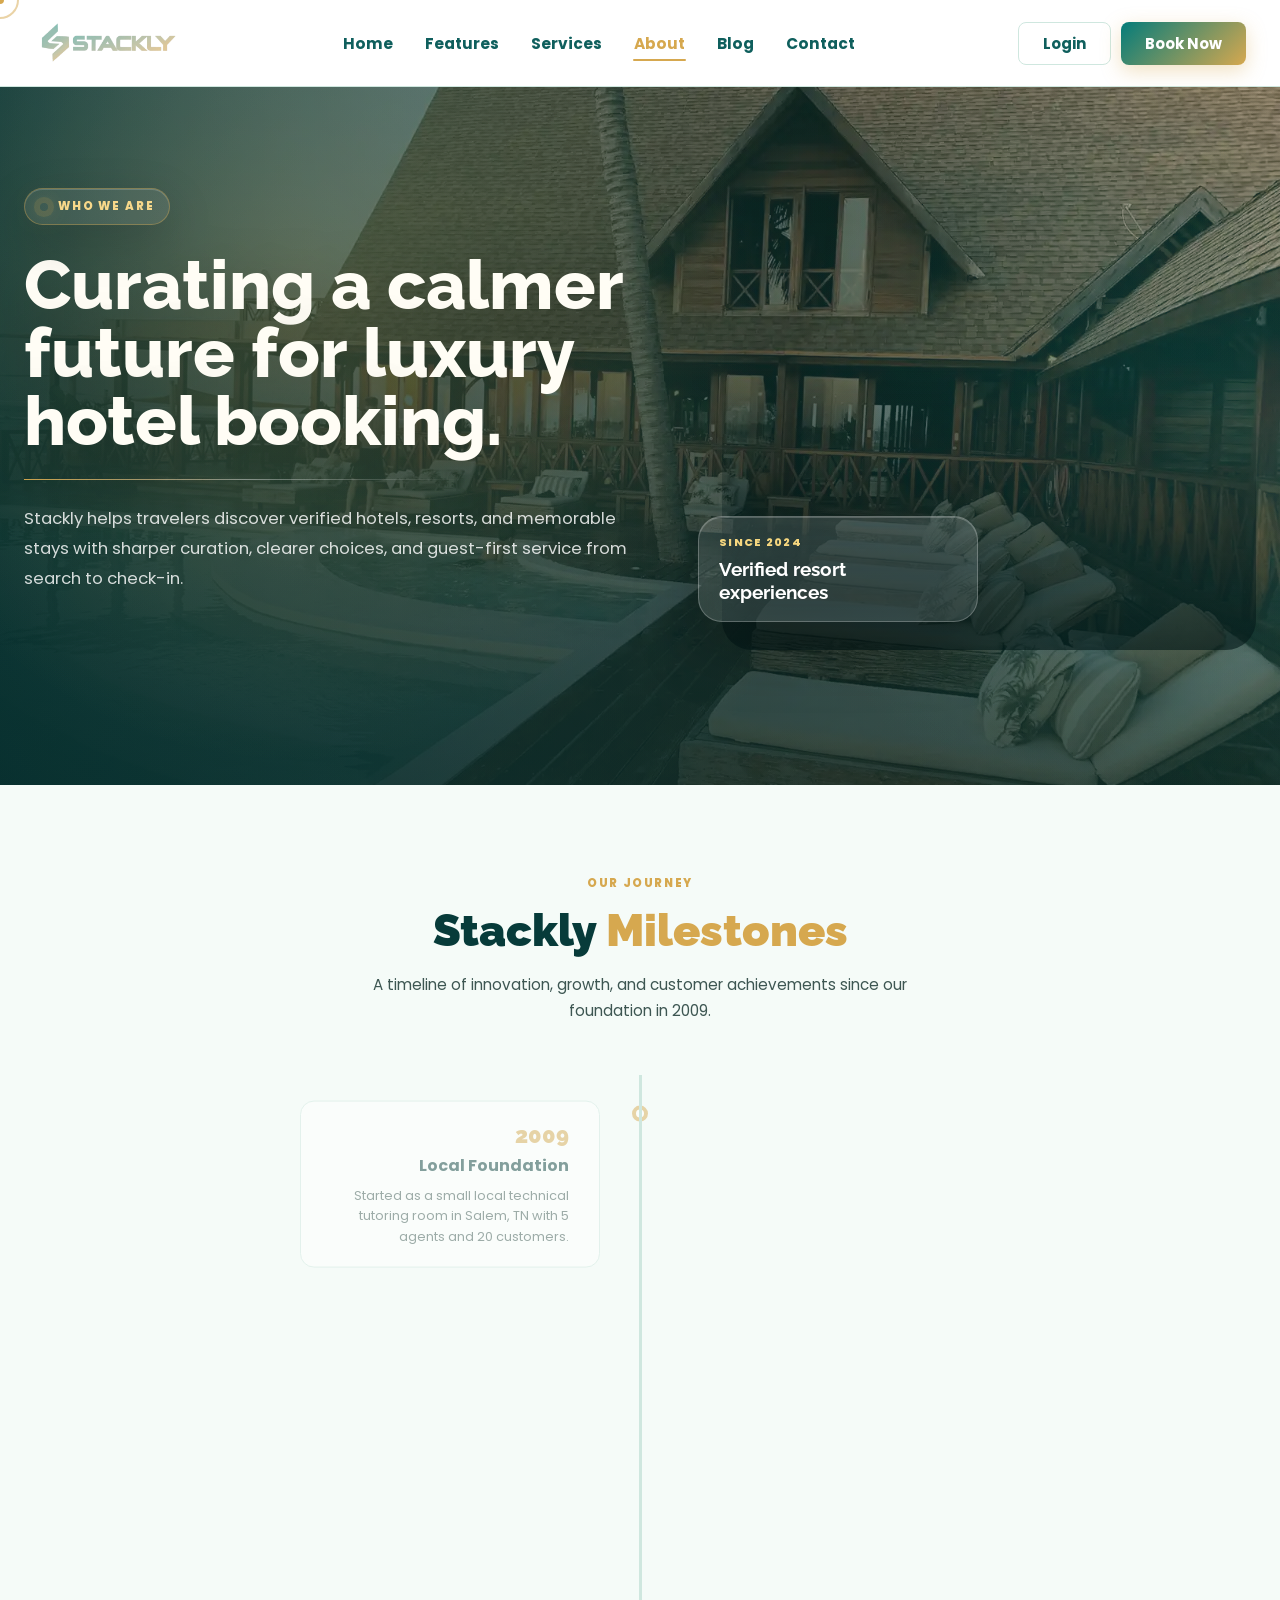
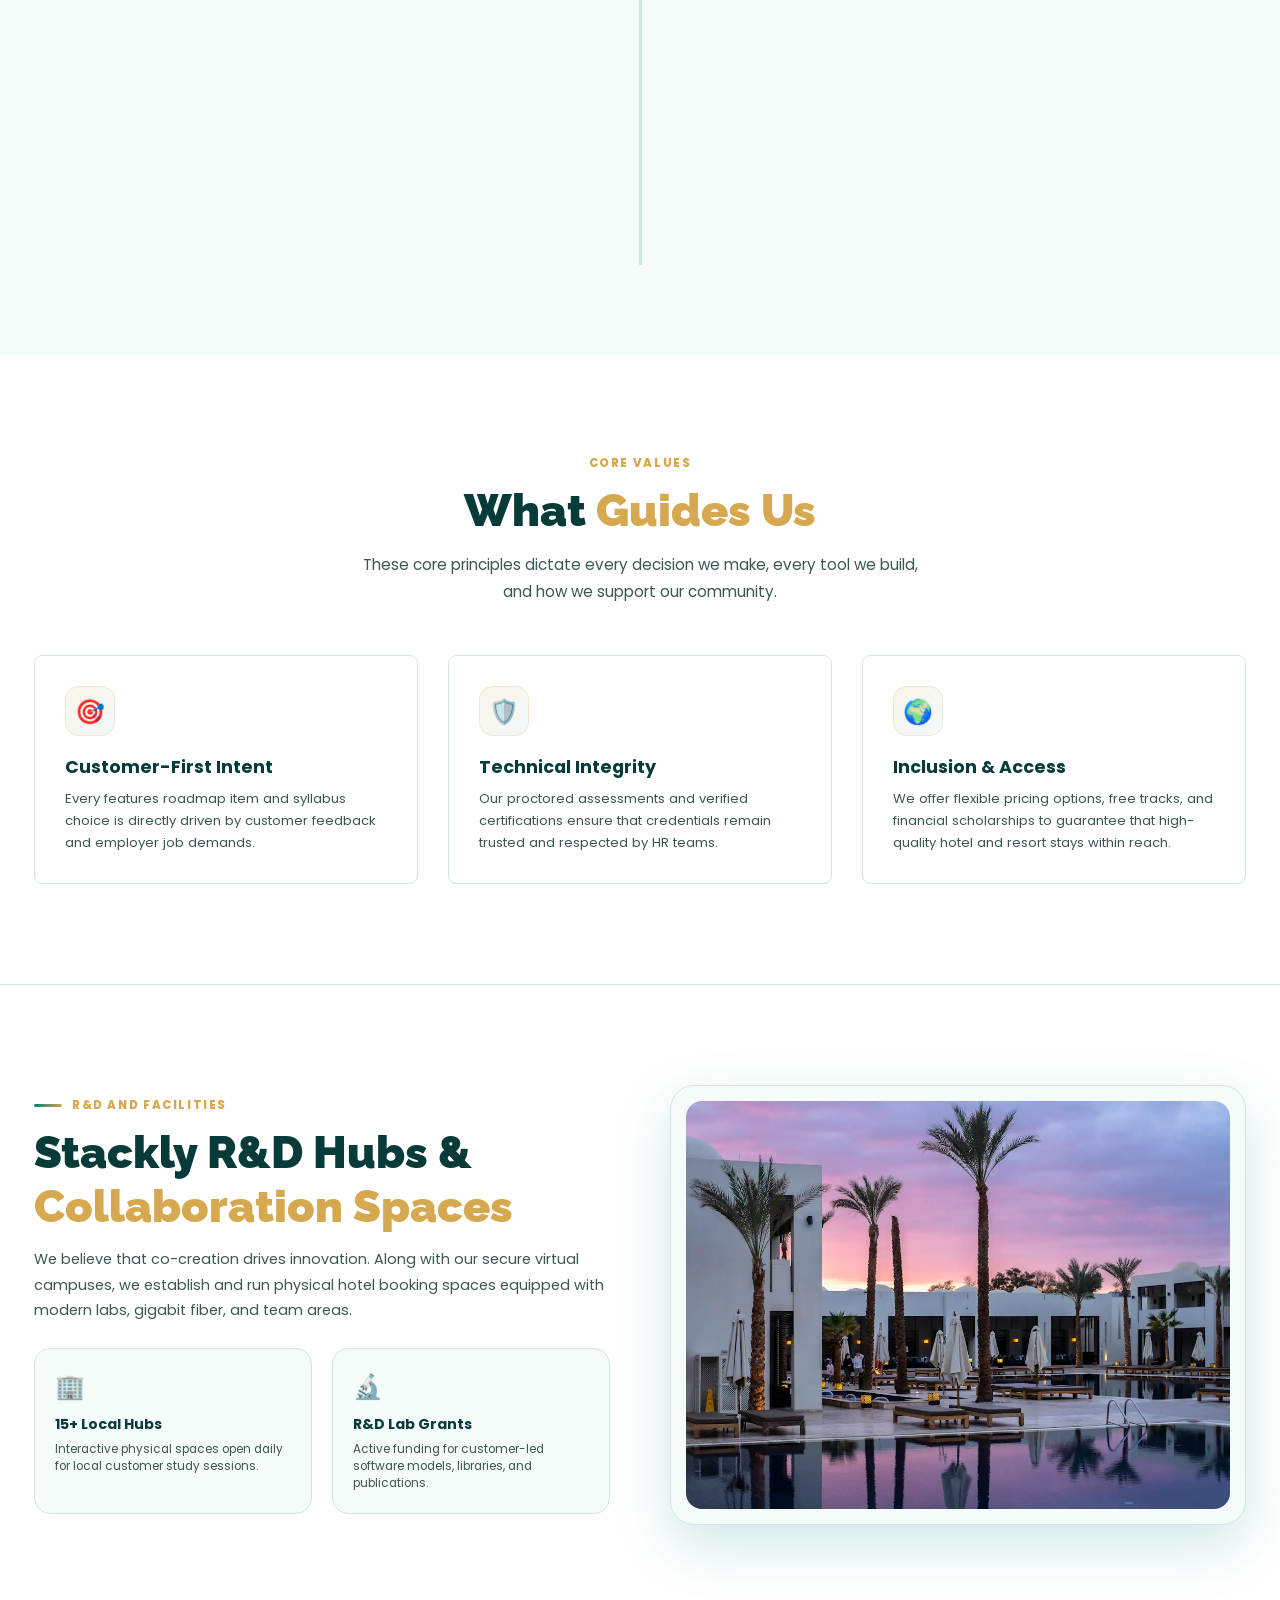
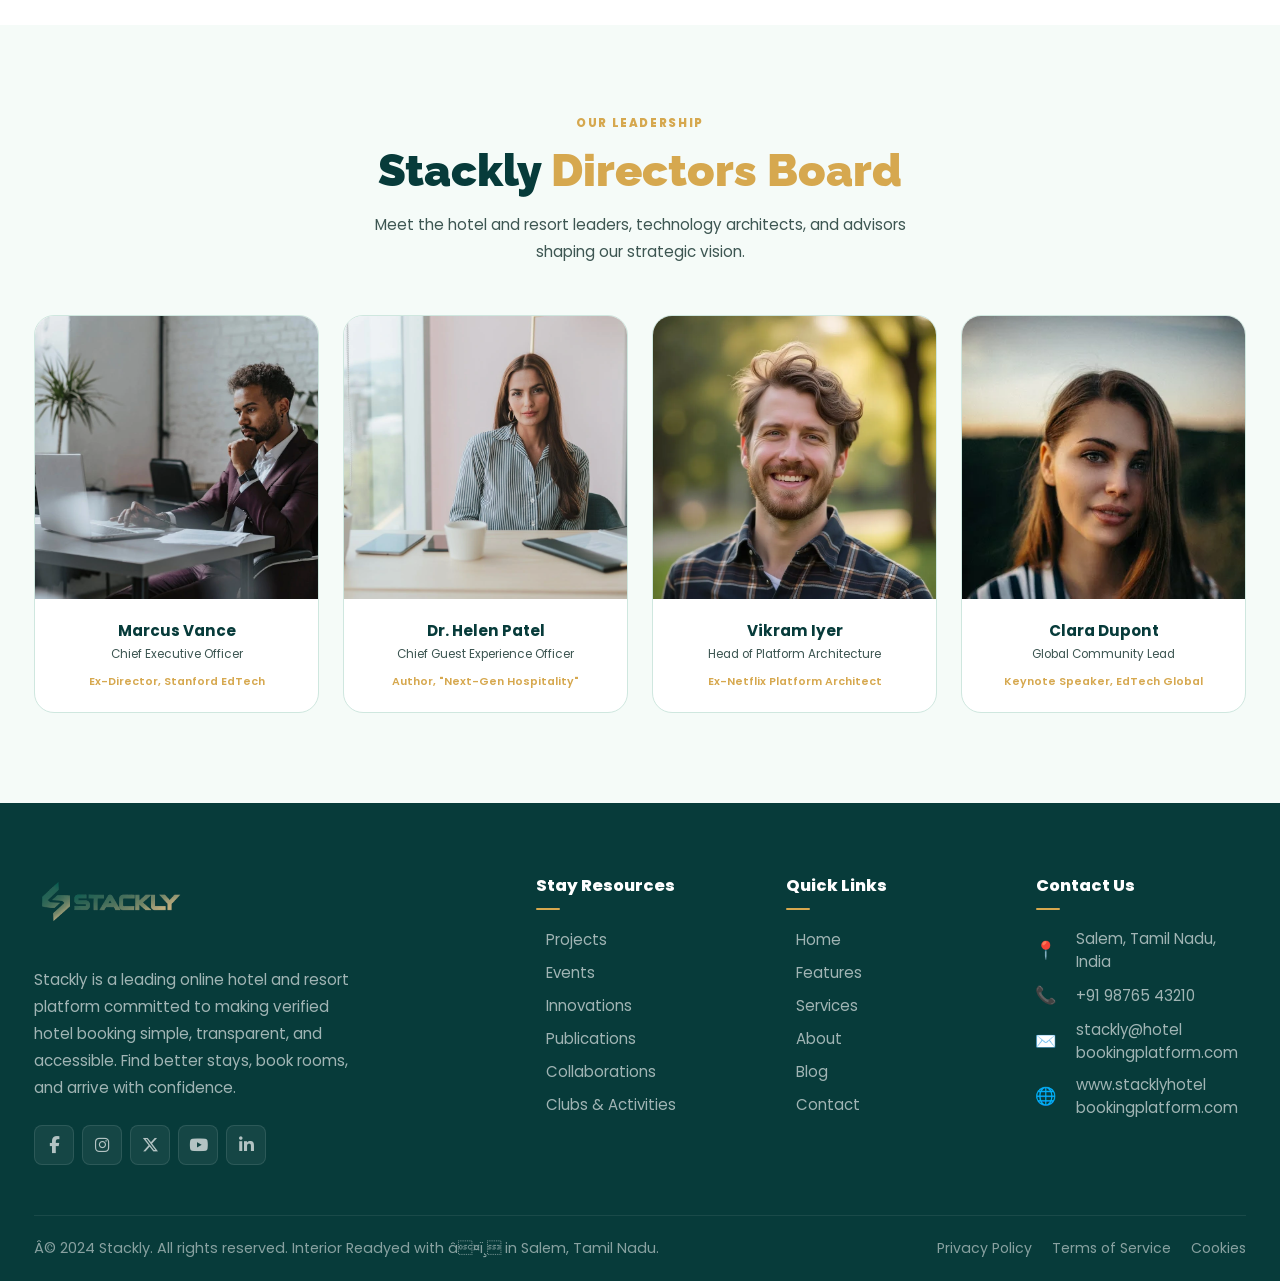
<file: about.html>
﻿<!DOCTYPE html>
<html lang="en">
<head>
<meta charset="UTF-8">
<meta name="viewport" content="width=device-width, initial-scale=1.0">
<title>About Us - Stackly</title>
<link href="https://fonts.googleapis.com/css2?family=Poppins:wght@300;400;500;600;700;800;900&family=Raleway:wght@400;600;700;800;900&display=swap" rel="stylesheet">
<link rel="stylesheet" href="index.css">
<!-- GSAP CDN -->
<script src="https://cdnjs.cloudflare.com/ajax/libs/gsap/3.12.5/gsap.min.js"></script>
<style>
/* Custom local styles for timeline */
.timeline {
  position: relative;
  max-width: 800px;
  margin: 40px auto 0;
  padding: 0 20px;
}
.timeline::after {
  content: '';
  position: absolute;
  width: 3px;
  background: var(--border);
  top: 0;
  bottom: 0;
  left: 50%;
  margin-left: -1.5px;
}
.timeline-item {
  padding: 10px 40px;
  position: relative;
  background: transparent;
  width: 50%;
  box-sizing: border-box;
}
.timeline-item::after {
  content: '';
  position: absolute;
  width: 16px;
  height: 16px;
  right: -8px;
  background: #fff;
  border: 4px solid var(--orange);
  top: 15px;
  border-radius: 50%;
  z-index: 1;
}
.left-item {
  left: 0;
  text-align: right;
}
.right-item {
  left: 50%;
  text-align: left;
}
.right-item::after {
  left: -8px;
}
.timeline-content {
  padding: 20px 30px;
  background: #fff;
  border: 1px solid var(--border);
  border-radius: 14px;
  position: relative;
}
.timeline-year {
  font-family: 'Raleway', sans-serif;
  font-size: 1.4rem;
  font-weight: 900;
  color: var(--orange);
  margin-bottom: 5px;
}
@media (max-width: 768px) {
  .timeline::after {
    left: 31px;
  }
  .timeline-item {
    width: 100%;
    padding-left: 70px;
    padding-right: 25px;
    text-align: left;
  }
  .timeline-item::after {
    left: 23px;
  }
  .left-item {
    left: 0;
  }
  .right-item {
    left: 0;
  }
}
</style>
</head>
<body>

<!-- CURSOR -->
<div id="cur-dot"></div>
<div id="cur-ring"></div>

<!-- LOADER -->
<div id="loader">
  <div class="loader-edu-wrapper">
    <svg class="loader-edu-icon" viewBox="0 0 24 24" fill="none" xmlns="http://www.w3.org/2000/svg">
      <defs>
        <linearGradient id="eduGrad" x1="0%" y1="0%" x2="100%" y2="100%">
          <stop offset="0%" stop-color="#0d9488" />
          <stop offset="50%" stop-color="#ff6b35" />
          <stop offset="100%" stop-color="#ffcc00" />
        </linearGradient>
        <linearGradient id="eduGradFill" x1="0%" y1="0%" x2="100%" y2="100%">
          <stop offset="0%" stop-color="#0d9488" stop-opacity="0.1" />
          <stop offset="50%" stop-color="#ff6b35" stop-opacity="0.1" />
          <stop offset="100%" stop-color="#ffcc00" stop-opacity="0.1" />
        </linearGradient>
      </defs>
      <path d="M6 12v5c0 2 2 3 6 3s6-1 6-3v-5" stroke="url(#eduGrad)" stroke-width="2" stroke-linecap="round" stroke-linejoin="round" fill="url(#eduGradFill)"/>
      <path d="M2 10l10-5 10 5-10 5z" stroke="url(#eduGrad)" stroke-width="2" stroke-linecap="round" stroke-linejoin="round" fill="url(#eduGradFill)"/>
      <path d="M22 10v6" stroke="url(#eduGrad)" stroke-width="2" stroke-linecap="round" stroke-linejoin="round"/>
    </svg>
  </div>
  <div class="ld-logo">
    <img src="logo_gold.webp" alt="Stackly Logo" class="loader-logo-img">
  </div>
  <div class="ld-bar-bg"><div class="ld-bar"></div></div>
  <div class="ld-words">Loading company history...</div>
</div>

<!-- SCROLL TOP -->
<div id="scrolltop" onclick="window.scrollTo({top:0,behavior:'smooth'})">↑</div>

</div>

<!-- NAVBAR -->
<nav id="navbar">
  <div class="nav-inner">
    <a href="index.html" class="nav-logo">
      <img src="logo_gold.webp" alt="Stackly Logo" class="nav-logo-img">
    </a>
    <ul class="nav-menu">
      <li><a href="index.html">Home</a></li>
      <li><a href="features.html">Features</a></li>
      <li><a href="services.html">Services</a></li>
      <li><a href="about.html" class="active">About</a></li>
      <li><a href="blog.html">Blog</a></li>
      <li><a href="contact.html">Contact</a></li>
    </ul>
    <div class="nav-actions">
      <button class="btn-login" onclick="location.href='login.html'">Login</button>
      <button class="btn-register" onclick="location.href='signup.html'">Book Now</button>
    </div>
    <div class="hamburger" id="ham">
      <span></span><span></span><span></span>
    </div>
  </div>
</nav>

<!-- MOBILE MENU -->
<div id="mob-menu">
  <span id="mob-close">✕</span>
  <div class="mob-menu-logo">
    <img src="logo_gold.webp" alt="Stackly Logo" style="height: 48px; object-fit: contain;">
  </div>
  <div class="mob-menu-links">
    <a href="index.html">Home</a>
    <a href="features.html">Features</a>
    <a href="services.html">Services</a>
    <a href="about.html" class="active">About</a>
    <a href="blog.html">Blog</a>
    <a href="contact.html">Contact</a>
  </div>
  <div class="mob-menu-actions">
    <a href="login.html" class="mob-menu-btn secondary">Login</a>
    <a href="signup.html" class="mob-menu-btn">Book Now</a>
  </div>
</div>

<!-- ABOUT HERO -->
<section id="about-hero" class="page-lux-hero page-lux-about">
  <div class="page-lux-bg"></div>
  <div class="page-lux-glow"></div>
  <div class="page-lux-shell">
    <div class="page-lux-copy">
      <div class="lux-badge"><span class="lux-badge-dot"></span>Who We Are</div>
      <h1 class="page-lux-title">Curating a calmer future for luxury hotel booking.</h1>
      <p class="page-lux-sub">Stackly helps travelers discover verified hotels, resorts, and memorable stays with sharper curation, clearer choices, and guest-first service from search to check-in.</p>
      <div class="page-lux-actions about-hero-btns">
        <a href="404.html" class="lux-btn lux-btn-primary">Our History Timeline <span>&rarr;</span></a>
        <a href="404.html" class="lux-btn lux-btn-secondary">Meet Directors Board</a>
      </div>
    </div>
    <div class="page-lux-visual">
      <img src="downloaded_images/resort-hero.webp" alt="Luxury resort architecture and pool">
      <div class="page-lux-card">
        <span>Since 2024</span>
        <strong>Verified resort experiences</strong>
      </div>
    </div>
  </div>
</section>

<!-- HISTORY TIMELINE -->
<section id="story" style="background: var(--light); padding: 90px 0;">
  <div class="container">
    <div class="sec-head">
      <div class="sec-eyebrow">Our Journey</div>
      <h2 class="sec-title">Stackly <span>Milestones</span></h2>
      <p class="sec-desc">A timeline of innovation, growth, and customer achievements since our foundation in 2009.</p>
    </div>

    <div class="timeline">
      <!-- Item 1 -->
      <div class="timeline-item left-item">
        <div class="timeline-content">
          <div class="timeline-year">2009</div>
          <h4 style="font-size: 1rem; color: var(--navy); margin-bottom: 8px; font-weight: 700;">Local Foundation</h4>
          <p style="font-size: 0.8rem; color: var(--gray); line-height: 1.6;">Started as a small local technical tutoring room in Salem, TN with 5 agents and 20 customers.</p>
        </div>
      </div>

      <!-- Item 2 -->
      <div class="timeline-item right-item">
        <div class="timeline-content">
          <div class="timeline-year">2014</div>
          <h4 style="font-size: 1rem; color: var(--navy); margin-bottom: 8px; font-weight: 700;">Digital Expansion</h4>
          <p style="font-size: 0.8rem; color: var(--gray); line-height: 1.6;">Launched our online hotel booking catalog, making verified stay options available to 20K+ guests.</p>
        </div>
      </div>

      <!-- Item 3 -->
      <div class="timeline-item left-item">
        <div class="timeline-content">
          <div class="timeline-year">2019</div>
          <h4 style="font-size: 1rem; color: var(--navy); margin-bottom: 8px; font-weight: 700;">Collaborative Workspaces</h4>
          <p style="font-size: 0.8rem; color: var(--gray); line-height: 1.6;">Deployed real-time code-editor sandboxes and whiteboards to support peer-to-peer live showrooms.</p>
        </div>
      </div>

      <!-- Item 4 -->
      <div class="timeline-item right-item">
        <div class="timeline-content">
          <div class="timeline-year">2024</div>
          <h4 style="font-size: 1rem; color: var(--navy); margin-bottom: 8px; font-weight: 700;">AI Diagnosis Engine</h4>
          <p style="font-size: 0.8rem; color: var(--gray); line-height: 1.6;">Integrated our intelligent customer progress advisor, helping over 220,000 global scholars reach their goals.</p>
        </div>
      </div>
    </div>
  </div>
</section>

<!-- CORE VALUES -->
<section id="values" style="background: #fff; padding: 100px 0;">
  <div class="container">
    <div class="sec-head">
      <div class="sec-eyebrow">Core Values</div>
      <h2 class="sec-title">What <span>Guides Us</span></h2>
      <p class="sec-desc">These core principles dictate every decision we make, every tool we build, and how we support our community.</p>
    </div>

    <div class="grid-3col" style="gap: 30px; margin-top: 50px;">
      <!-- Value 1 -->
      <div class="feat-card" style="padding: 30px; border-radius: 16px;">
        <div class="feat-icon" style="font-size: 1.5rem; width: 50px; height: 50px; margin-bottom: 18px;">🎯</div>
        <h3 style="font-size: 1.1rem; font-weight: 700; color: var(--navy); margin-bottom: 8px;">Customer-First Intent</h3>
        <p style="font-size: 0.82rem; color: var(--gray); line-height: 1.65;">
          Every features roadmap item and syllabus choice is directly driven by customer feedback and employer job demands.
        </p>
      </div>

      <!-- Value 2 -->
      <div class="feat-card" style="padding: 30px; border-radius: 16px;">
        <div class="feat-icon" style="font-size: 1.5rem; width: 50px; height: 50px; margin-bottom: 18px;">🛡️</div>
        <h3 style="font-size: 1.1rem; font-weight: 700; color: var(--navy); margin-bottom: 8px;">Technical Integrity</h3>
        <p style="font-size: 0.82rem; color: var(--gray); line-height: 1.65;">
          Our proctored assessments and verified certifications ensure that credentials remain trusted and respected by HR teams.
        </p>
      </div>

      <!-- Value 3 -->
      <div class="feat-card" style="padding: 30px; border-radius: 16px;">
        <div class="feat-icon" style="font-size: 1.5rem; width: 50px; height: 50px; margin-bottom: 18px;">🌍</div>
        <h3 style="font-size: 1.1rem; font-weight: 700; color: var(--navy); margin-bottom: 8px;">Inclusion &amp; Access</h3>
        <p style="font-size: 0.82rem; color: var(--gray); line-height: 1.65;">
          We offer flexible pricing options, free tracks, and financial scholarships to guarantee that high-quality hotel and resort stays within reach.
        </p>
      </div>
    </div>
  </div>
</section>

<!-- RESEARCH HUBS SECTION -->
<section id="hubs-section" style="background: #fff; padding: 100px 0; overflow: hidden; border-top: 1px solid var(--border);">
  <div class="container">
    <div class="grid-split-1-1" style="gap: 60px; align-items: center;">
      
      <div class="rv-l">
        <div class="sec-eyebrow">R&D and Facilities</div>
        <h2 class="sec-title">Stackly R&D Hubs & <span>Collaboration Spaces</span></h2>
        <p style="color: var(--gray); font-size: 0.9rem; line-height: 1.75; margin-bottom: 25px;">
          We believe that co-creation drives innovation. Along with our secure virtual campuses, we establish and run physical hotel booking spaces equipped with modern labs, gigabit fiber, and team areas.
        </p>
        
        <div class="grid-split-1-1" style="gap: 20px;">
          <div style="background: var(--light); border: 1px solid var(--border); padding: 20px; border-radius: 16px;">
            <div style="font-size: 1.5rem; margin-bottom: 10px;">🏢</div>
            <h4 style="font-size: 0.88rem; font-weight: 700; color: var(--navy); margin-bottom: 6px;">15+ Local Hubs</h4>
            <p style="font-size: 0.74rem; color: var(--gray); line-height: 1.45;">Interactive physical spaces open daily for local customer study sessions.</p>
          </div>
          <div style="background: var(--light); border: 1px solid var(--border); padding: 20px; border-radius: 16px;">
            <div style="font-size: 1.5rem; margin-bottom: 10px;">🔬</div>
            <h4 style="font-size: 0.88rem; font-weight: 700; color: var(--navy); margin-bottom: 6px;">R&D Lab Grants</h4>
            <p style="font-size: 0.74rem; color: var(--gray); line-height: 1.45;">Active funding for customer-led software models, libraries, and publications.</p>
          </div>
        </div>
      </div>
      
      <div class="rv-r" style="position: relative;">
        <div style="background: var(--light); border: 1px solid var(--border); padding: 15px; border-radius: 24px; box-shadow: var(--shadow);">
          <img src="downloaded_images/luxury-hotel.webp" alt="Customers in Collaboration Space" style="width: 100%; border-radius: 16px; display: block; object-fit: cover; aspect-ratio: 4/3;">
        </div>
      </div>
      
    </div>
  </div>
</section>

<!-- LEADERSHIP BOARD -->
<section id="leadership" style="background: var(--light); padding: 90px 0;">
  <div class="container">
    <div class="sec-head">
      <div class="sec-eyebrow">Our Leadership</div>
      <h2 class="sec-title">Stackly <span>Directors Board</span></h2>
      <p class="sec-desc">Meet the hotel and resort leaders, technology architects, and advisors shaping our strategic vision.</p>
    </div>

    <div class="grid-4col" style="gap: 24px; margin-top: 50px;">
      <!-- Leader 1 -->
      <div class="admin-card">
        <div class="tc-img">
          <img src="downloaded_images/m7.webp" alt="Marcus Vance" style="width: 100%; height: 100%; object-fit: cover;">
        </div>
        <div class="tc-info" style="padding: 20px 15px;">
          <h4 style="font-size: 0.95rem; font-weight: 700; color: var(--navy); margin-bottom: 4px;">Marcus Vance</h4>
          <p style="font-size: 0.74rem; color: var(--gray); margin-bottom: 4px;">Chief Executive Officer</p>
          <small style="font-size: 0.68rem; color: var(--orange); font-weight: 600;">Ex-Director, Stanford EdTech</small>
        </div>
      </div>

      <!-- Leader 2 -->
      <div class="admin-card">
        <div class="tc-img">
          <img src="downloaded_images/w5.webp" alt="Dr. Helen Patel" style="width: 100%; height: 100%; object-fit: cover;">
        </div>
        <div class="tc-info" style="padding: 20px 15px;">
          <h4 style="font-size: 0.95rem; font-weight: 700; color: var(--navy); margin-bottom: 4px;">Dr. Helen Patel</h4>
          <p style="font-size: 0.74rem; color: var(--gray); margin-bottom: 4px;">Chief Guest Experience Officer</p>
          <small style="font-size: 0.68rem; color: var(--orange); font-weight: 600;">Author, "Next-Gen Hospitality"</small>
        </div>
      </div>

      <!-- Leader 3 -->
      <div class="admin-card">
        <div class="tc-img">
          <img src="downloaded_images/a4.webp" alt="Vikram Iyer" style="width: 100%; height: 100%; object-fit: cover;">
        </div>
        <div class="tc-info" style="padding: 20px 15px;">
          <h4 style="font-size: 0.95rem; font-weight: 700; color: var(--navy); margin-bottom: 4px;">Vikram Iyer</h4>
          <p style="font-size: 0.74rem; color: var(--gray); margin-bottom: 4px;">Head of Platform Architecture</p>
          <small style="font-size: 0.68rem; color: var(--orange); font-weight: 600;">Ex-Netflix Platform Architect</small>
        </div>
      </div>

      <!-- Leader 4 -->
      <div class="admin-card">
        <div class="tc-img">
          <img src="downloaded_images/w7.webp" alt="Clara Dupont" style="width: 100%; height: 100%; object-fit: cover;">
        </div>
        <div class="tc-info" style="padding: 20px 15px;">
          <h4 style="font-size: 0.95rem; font-weight: 700; color: var(--navy); margin-bottom: 4px;">Clara Dupont</h4>
          <p style="font-size: 0.74rem; color: var(--gray); margin-bottom: 4px;">Global Community Lead</p>
          <small style="font-size: 0.68rem; color: var(--orange); font-weight: 600;">Keynote Speaker, EdTech Global</small>
        </div>
      </div>
    </div>
  </div>
</section>

<!-- FOOTER -->
<footer>
  <div class="container">
    <div class="footer-grid">
      <div class="fg-brand">
        <a href="index.html" class="nav-logo" style="margin-bottom:12px; display:inline-block;">
          <img src="logo_gold.webp" alt="Stackly Logo" class="footer-logo-img">
        </a>
        <p>Stackly is a leading online hotel and resort platform committed to making verified hotel booking simple, transparent, and accessible. Find better stays, book rooms, and arrive with confidence.</p>
        <link rel="stylesheet" href="https://cdnjs.cloudflare.com/ajax/libs/font-awesome/6.7.2/css/all.min.css">

<div class="foot-soc">
    <a class="fsoc" href="404.html" aria-label="Facebook">
        <i class="fab fa-facebook-f"></i>
    </a>

    <a class="fsoc" href="404.html" aria-label="Instagram">
        <i class="fab fa-instagram"></i>
    </a>

    <a class="fsoc" href="404.html" aria-label="Twitter">
        <i class="fab fa-x-twitter"></i>
    </a>

    <a class="fsoc" href="404.html" aria-label="YouTube">
        <i class="fab fa-youtube"></i>
    </a>

    <a class="fsoc" href="404.html" aria-label="LinkedIn">
        <i class="fab fa-linkedin-in"></i>
    </a>
</div>
      </div>
      <div class="fg-col">
        <h4>Stay Resources</h4>
        <ul>
          <li><a href="404.html">Projects</a></li>
          <li><a href="404.html">Events</a></li>
          <li><a href="404.html">Innovations</a></li>
          <li><a href="404.html">Publications</a></li>
          <li><a href="404.html">Collaborations</a></li>
          <li><a href="404.html">Clubs & Activities</a></li>
        </ul>
      </div>
      <div class="fg-col">
      <h4>Quick Links</h4>
        <ul>
          <li><a href="index.html">Home</a></li>
          <li><a href="features.html">Features</a></li>
          <li><a href="services.html">Services</a></li>
          <li><a href="about.html">About</a></li>
          <li><a href="blog.html">Blog</a></li>
          <li><a href="contact.html">Contact</a></li>
        </ul>
      </div>
      <div class="fg-col">
      <h4>Contact Us</h4>
         <ul class="footer-contact-list">
          <li><span class="fc-icon">📍</span> <a href="404.html">Salem, Tamil Nadu, India</a></li>
          <li><span class="fc-icon">📞</span> <a href="404.html">+91 98765 43210</a></li>
          <li><span class="fc-icon">✉️</span> <a href="404.html">stackly@hotel bookingplatform.com</a></li>
          <li><span class="fc-icon">🌐</span> <a href="404.html"> www.stacklyhotel bookingplatform.com</a></li>
        </ul>
      </div>
    </div>
    <div class="foot-bottom">
      <p>Â© 2024 Stackly. All rights reserved. Interior Readyed with â¤ï¸ in Salem, Tamil Nadu.</p>
      <div class="foot-links">
        <a href="404.html">Privacy Policy</a>
        <a href="404.html">Terms of Service</a>
        <a href="404.html">Cookies</a>
      </div>
    </div>
  </div>
</footer>

<script>
/* ===== LOADER TRANSITION ===== */
const logo = document.querySelector('a.nav-logo');
if (logo) {
  logo.addEventListener('click', (e) => {
    e.preventDefault();
    const loader = document.getElementById('loader');
    if (loader) {
      loader.classList.add('show');
      setTimeout(() => {
        window.location.href = logo.getAttribute('href');
      }, 1500);
    } else {
      window.location.href = logo.getAttribute('href');
    }
  });
}

/* ===== CURSOR ===== */
const cd=document.getElementById('cur-dot'),cr=document.getElementById('cur-ring');
let mx=0,my=0,rx=0,ry=0;
document.addEventListener('mousemove',e=>{mx=e.clientX;my=e.clientY});
(function ac(){cd.style.left=mx+'px';cd.style.top=my+'px';rx+=(mx-rx)*.12;ry+=(my-ry)*.12;cr.style.left=rx+'px';cr.style.top=ry+'px';requestAnimationFrame(ac)})();
document.querySelectorAll('a,button,.feat-card,.admin-card').forEach(el=>{
  el.addEventListener('mouseenter',()=>cr.classList.add('big'));
  el.addEventListener('mouseleave',()=>cr.classList.remove('big'));
});

/* ===== NAVBAR SCROLL ===== */
const nb=document.getElementById('navbar');
window.addEventListener('scroll',()=>{
  nb.classList.toggle('scrolled',scrollY>80);
  document.getElementById('scrolltop').classList.toggle('show',scrollY>400);
});

/* ===== MOBILE MENU ===== */
document.getElementById('ham').addEventListener('click',()=>{
  document.getElementById('mob-menu').classList.add('open');
  document.body.classList.add('no-scroll');
  document.documentElement.classList.add('no-scroll');
});
document.getElementById('mob-close').addEventListener('click',()=>{
  document.getElementById('mob-menu').classList.remove('open');
  document.body.classList.remove('no-scroll');
  document.documentElement.classList.remove('no-scroll');
});
document.querySelectorAll('#mob-menu a').forEach(a=>a.addEventListener('click',()=>{
  document.getElementById('mob-menu').classList.remove('open');
  document.body.classList.remove('no-scroll');
  document.documentElement.classList.remove('no-scroll');
}));

/* ===== GSAP ABOUT ANIMATIONS ===== */
window.addEventListener('load', () => {
  setTimeout(() => {
    if (typeof gsap !== 'undefined') {
      gsap.from("#about-hero .sec-eyebrow", { opacity: 0, y: -20, duration: 0.8, ease: "power2.out" });
      gsap.from(".about-hero-title", { opacity: 0, y: 30, duration: 1, delay: 0.2, ease: "power3.out" });
      gsap.from(".about-hero-sub", { opacity: 0, y: 20, duration: 1, delay: 0.4, ease: "power2.out" });
      gsap.from(".about-hero-btns", { opacity: 0, scale: 0.95, duration: 0.8, delay: 0.6, ease: "back.out(1.5)" });
      gsap.from("#about-hero img", { opacity: 0, x: 40, duration: 1.2, delay: 0.4, ease: "power3.out" });
      
      // Animate timeline cards on scroll-reveal placeholder (for simple GSAP animation)
      gsap.from(".timeline-item", {
        opacity: 0,
        y: 30,
        duration: 0.8,
        stagger: 0.2,
        ease: "power2.out"
      });
    }
  }, 1500);
});

/* ===== SCROLL REVEAL ===== */
const ro=new IntersectionObserver(entries=>{
  entries.forEach(e=>{if(e.isIntersecting)e.target.classList.add('show')});
},{threshold:.1,rootMargin:'0px 0px -40px 0px'});
document.querySelectorAll('.rv,.rv-l,.rv-r').forEach(el=>ro.observe(el));
</script>
</body>
</html>
</file>
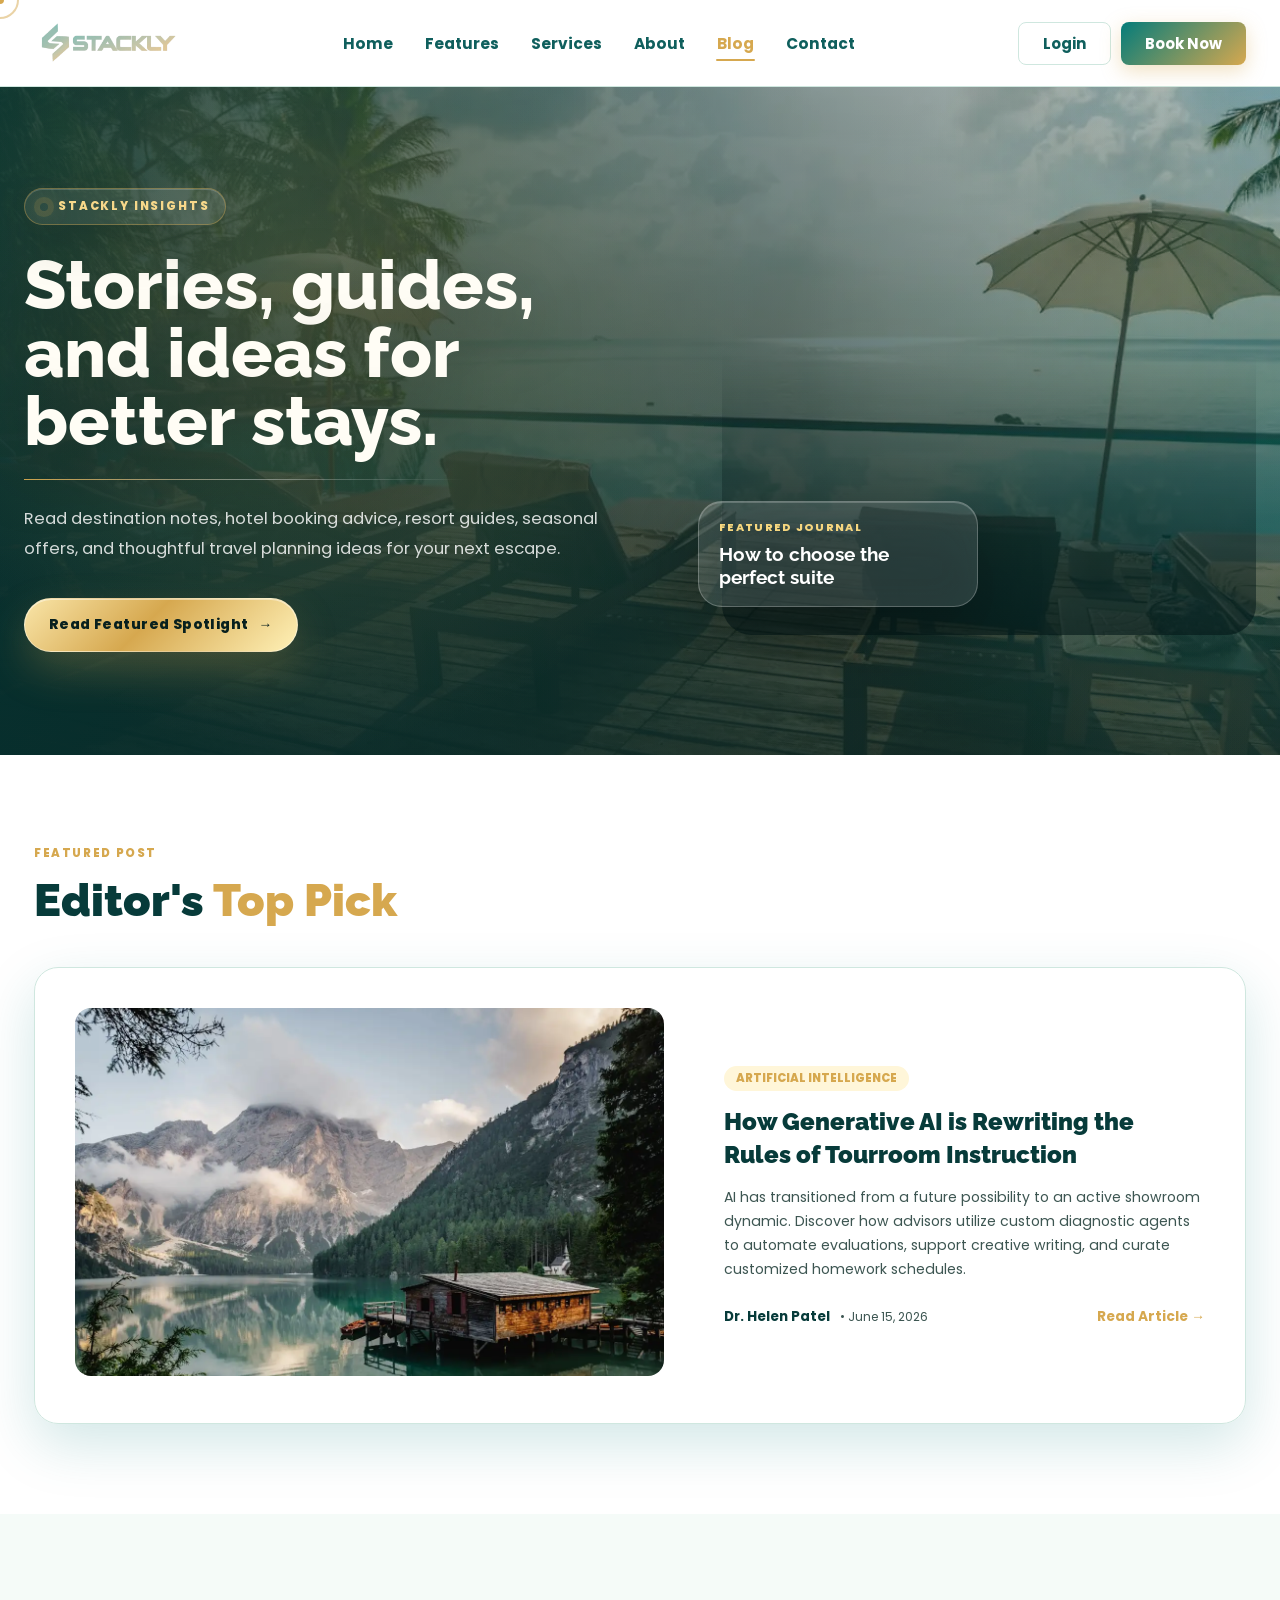
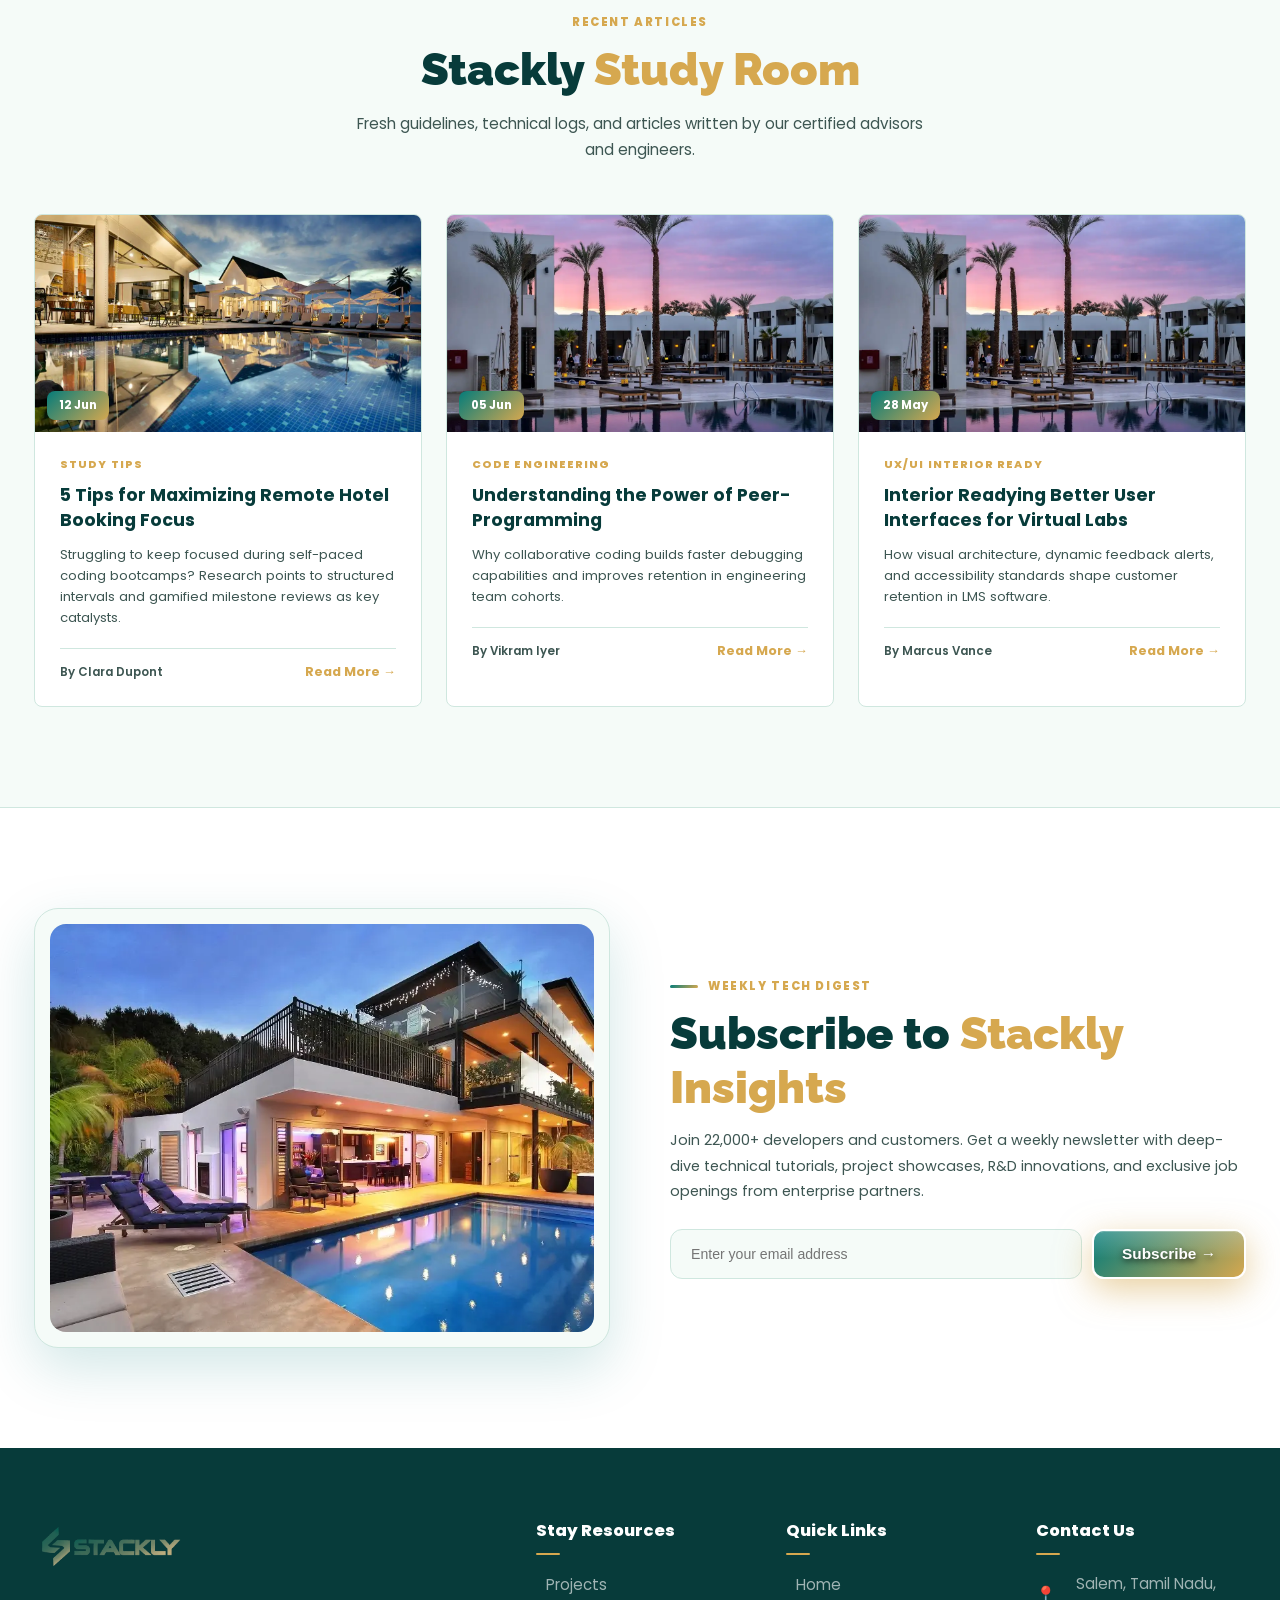
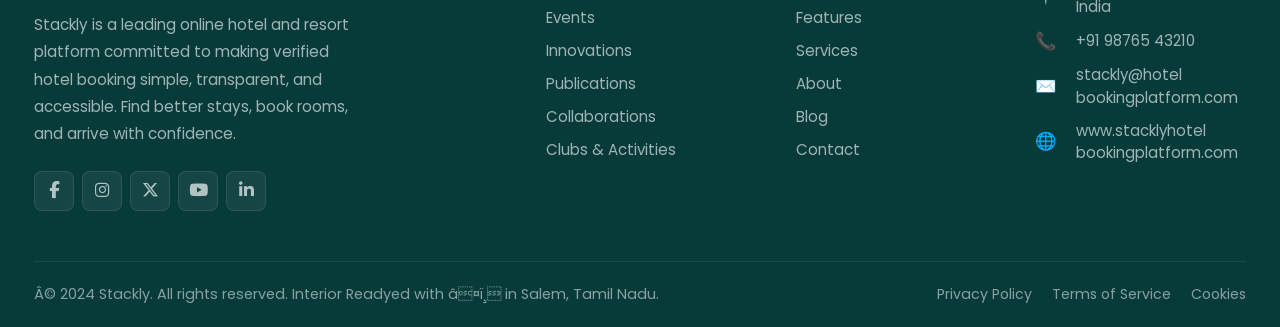
<file: blog.html>
﻿<!DOCTYPE html>
<html lang="en">
<head>
<meta charset="UTF-8">
<meta name="viewport" content="width=device-width, initial-scale=1.0">
<title>Blog - Stackly</title>
<link href="https://fonts.googleapis.com/css2?family=Poppins:wght@300;400;500;600;700;800;900&family=Raleway:wght@400;600;700;800;900&display=swap" rel="stylesheet">
<link rel="stylesheet" href="index.css">
<!-- GSAP CDN -->
<script src="https://cdnjs.cloudflare.com/ajax/libs/gsap/3.12.5/gsap.min.js"></script>
</head>
<body>

<!-- CURSOR -->
<div id="cur-dot"></div>
<div id="cur-ring"></div>

<!-- LOADER -->
<div id="loader">
  <div class="loader-edu-wrapper">
    <svg class="loader-edu-icon" viewBox="0 0 24 24" fill="none" xmlns="http://www.w3.org/2000/svg">
      <defs>
        <linearGradient id="eduGrad" x1="0%" y1="0%" x2="100%" y2="100%">
          <stop offset="0%" stop-color="#0d9488" />
          <stop offset="50%" stop-color="#ff6b35" />
          <stop offset="100%" stop-color="#ffcc00" />
        </linearGradient>
        <linearGradient id="eduGradFill" x1="0%" y1="0%" x2="100%" y2="100%">
          <stop offset="0%" stop-color="#0d9488" stop-opacity="0.1" />
          <stop offset="50%" stop-color="#ff6b35" stop-opacity="0.1" />
          <stop offset="100%" stop-color="#ffcc00" stop-opacity="0.1" />
        </linearGradient>
      </defs>
      <path d="M6 12v5c0 2 2 3 6 3s6-1 6-3v-5" stroke="url(#eduGrad)" stroke-width="2" stroke-linecap="round" stroke-linejoin="round" fill="url(#eduGradFill)"/>
      <path d="M2 10l10-5 10 5-10 5z" stroke="url(#eduGrad)" stroke-width="2" stroke-linecap="round" stroke-linejoin="round" fill="url(#eduGradFill)"/>
      <path d="M22 10v6" stroke="url(#eduGrad)" stroke-width="2" stroke-linecap="round" stroke-linejoin="round"/>
    </svg>
  </div>
  <div class="ld-logo">
    <img src="logo_gold.webp" alt="Stackly Logo" class="loader-logo-img">
  </div>
  <div class="ld-bar-bg"><div class="ld-bar"></div></div>
  <div class="ld-words">Loading insights and news...</div>
</div>

<!-- SCROLL TOP -->
<div id="scrolltop" onclick="window.scrollTo({top:0,behavior:'smooth'})">↑</div>

</div>

<!-- NAVBAR -->
<nav id="navbar">
  <div class="nav-inner">
    <a href="index.html" class="nav-logo">
      <img src="logo_gold.webp" alt="Stackly Logo" class="nav-logo-img">
    </a>
    <ul class="nav-menu">
      <li><a href="index.html">Home</a></li>
      <li><a href="features.html">Features</a></li>
      <li><a href="services.html">Services</a></li>
      <li><a href="about.html">About</a></li>
      <li><a href="blog.html" class="active">Blog</a></li>
      <li><a href="contact.html">Contact</a></li>
    </ul>
    <div class="nav-actions">
      <button class="btn-login" onclick="location.href='login.html'">Login</button>
      <button class="btn-register" onclick="location.href='signup.html'">Book Now</button>
    </div>
    <div class="hamburger" id="ham">
      <span></span><span></span><span></span>
    </div>
  </div>
</nav>

<!-- MOBILE MENU -->
<div id="mob-menu">
  <span id="mob-close">✕</span>
  <div class="mob-menu-logo">
    <img src="logo_gold.webp" alt="Stackly Logo" style="height: 48px; object-fit: contain;">
  </div>
  <div class="mob-menu-links">
    <a href="index.html">Home</a>
    <a href="features.html">Features</a>
    <a href="services.html">Services</a>
    <a href="about.html">About</a>
    <a href="blog.html" class="active">Blog</a>
    <a href="contact.html">Contact</a>
  </div>
  <div class="mob-menu-actions">
    <a href="login.html" class="mob-menu-btn secondary">Login</a>
    <a href="signup.html" class="mob-menu-btn">Book Now</a>
  </div>
</div>

<!-- BLOG HERO -->
<section id="blog-hero" class="page-lux-hero page-lux-blog">
  <div class="page-lux-bg"></div>
  <div class="page-lux-glow"></div>
  <div class="page-lux-shell">
    <div class="page-lux-copy">
      <div class="lux-badge"><span class="lux-badge-dot"></span>Stackly Insights</div>
      <h1 class="page-lux-title">Stories, guides, and ideas for better stays.</h1>
      <p class="page-lux-sub">Read destination notes, hotel booking advice, resort guides, seasonal offers, and thoughtful travel planning ideas for your next escape.</p>
      <div class="page-lux-actions">
        <a href="404.html" class="lux-btn lux-btn-primary">Read Featured Spotlight <span>&rarr;</span></a>
      </div>
    </div>
    <div class="page-lux-visual">
      <img src="downloaded_images/hotel-suite.webp" alt="Luxury hotel suite editorial feature">
      <div class="page-lux-card">
        <span>Featured journal</span>
        <strong>How to choose the perfect suite</strong>
      </div>
    </div>
  </div>
</section>

<!-- FEATURED ARTICLE SECTION -->
<section id="featured" style="background: #fff; padding: 90px 0;">
  <div class="container">
    <div class="sec-head" style="text-align: left; margin-bottom: 40px;">
      <div class="sec-eyebrow" style="justify-content: flex-start;">Featured Post</div>
      <h2 class="sec-title" style="margin-bottom: 10px;">Editor's <span>Top Pick</span></h2>
    </div>

    <div class="grid-split-11-09" style="gap: 60px; align-items: center; border: 1px solid var(--border); border-radius: 24px; padding: 40px; box-shadow: var(--shadow);">
      <div class="featured-img-wrap">
        <img src="downloaded_images/mountain-resort.webp" alt="AI Hotel & Resort Concept" style="width: 100%; border-radius: 16px; object-fit: cover; aspect-ratio: 16/10;">
      </div>
      <div class="featured-details">
        <span style="display: inline-block; background: var(--orange-light); color: var(--orange); font-size: 0.72rem; font-weight: 800; padding: 4px 12px; border-radius: 99px; text-transform: uppercase; margin-bottom: 15px;">Artificial Intelligence</span>
        <h3 style="font-family: 'Raleway', sans-serif; font-size: 1.5rem; font-weight: 900; color: var(--navy); line-height: 1.35; margin-bottom: 15px;">
          How Generative AI is Rewriting the Rules of Tourroom Instruction
        </h3>
        <p style="font-size: 0.88rem; color: var(--gray); line-height: 1.7; margin-bottom: 25px;">
          AI has transitioned from a future possibility to an active showroom dynamic. Discover how advisors utilize custom diagnostic agents to automate evaluations, support creative writing, and curate customized homework schedules.
        </p>
        <div style="display: flex; align-items: center; justify-content: space-between;">
          <div style="display: flex; align-items: center; gap: 10px;">
            <div style="font-weight: 700; color: var(--navy); font-size: 0.84rem;">Dr. Helen Patel</div>
            <div style="font-size: 0.76rem; color: var(--gray);">• June 15, 2026</div>
          </div>
          <a href="404.html" style="color: var(--orange); font-size: 0.86rem; font-weight: 700; text-decoration: none;">Read Article &rarr;</a>
        </div>
      </div>
    </div>
  </div>
</section>

<!-- RECENT BLOG ARTICLES -->
<section id="recent" style="background: var(--light); padding: 100px 0;">
  <div class="container">
    <div class="sec-head">
      <div class="sec-eyebrow">Recent Articles</div>
      <h2 class="sec-title">Stackly <span>Study Room</span></h2>
      <p class="sec-desc">Fresh guidelines, technical logs, and articles written by our certified advisors and engineers.</p>
    </div>

    <div class="blog-grid" style="margin-top: 50px;">
      <!-- Post 1 -->
      <div class="blog-card">
        <div class="bc-img">
          <img src="downloaded_images/resort-pool.webp" alt="Remote Hotel Booking Study Tips">
          <div class="bc-date-badge">12 Jun</div>
        </div>
        <div class="bc-body" style="padding: 25px;">
          <div class="bc-cat">Study Tips</div>
          <h3 class="bc-title" style="font-size: 1.1rem; line-height: 1.4; margin-bottom: 12px;">5 Tips for Maximizing Remote Hotel Booking Focus</h3>
          <p class="bc-excerpt" style="font-size: 0.82rem; line-height: 1.6; margin-bottom: 20px;">Struggling to keep focused during self-paced coding bootcamps? Research points to structured intervals and gamified milestone reviews as key catalysts.</p>
          <div class="bc-foot">
            <span style="font-size: 0.74rem; color: var(--gray); font-weight: 600;">By Clara Dupont</span>
            <a href="404.html" class="bc-more" style="font-size: 0.8rem;">Read More &rarr;</a>
          </div>
        </div>
      </div>

      <!-- Post 2 -->
      <div class="blog-card">
        <div class="bc-img">
          <img src="downloaded_images/luxury-hotel.webp" alt="Peer Programming Workspaces">
          <div class="bc-date-badge">05 Jun</div>
        </div>
        <div class="bc-body" style="padding: 25px;">
          <div class="bc-cat">Code Engineering</div>
          <h3 class="bc-title" style="font-size: 1.1rem; line-height: 1.4; margin-bottom: 12px;">Understanding the Power of Peer-Programming</h3>
          <p class="bc-excerpt" style="font-size: 0.82rem; line-height: 1.6; margin-bottom: 20px;">Why collaborative coding builds faster debugging capabilities and improves retention in engineering team cohorts.</p>
          <div class="bc-foot">
            <span style="font-size: 0.74rem; color: var(--gray); font-weight: 600;">By Vikram Iyer</span>
            <a href="404.html" class="bc-more" style="font-size: 0.8rem;">Read More &rarr;</a>
          </div>
        </div>
      </div>

      <!-- Post 3 -->
      <div class="blog-card">
        <div class="bc-img">
          <img src="downloaded_images/luxury-hotel.webp" alt="UI Interior Ready for Virtual Labs">
          <div class="bc-date-badge">28 May</div>
        </div>
        <div class="bc-body" style="padding: 25px;">
          <div class="bc-cat">UX/UI Interior Ready</div>
          <h3 class="bc-title" style="font-size: 1.1rem; line-height: 1.4; margin-bottom: 12px;">Interior Readying Better User Interfaces for Virtual Labs</h3>
          <p class="bc-excerpt" style="font-size: 0.82rem; line-height: 1.6; margin-bottom: 20px;">How visual architecture, dynamic feedback alerts, and accessibility standards shape customer retention in LMS software.</p>
          <div class="bc-foot">
            <span style="font-size: 0.74rem; color: var(--gray); font-weight: 600;">By Marcus Vance</span>
            <a href="404.html" class="bc-more" style="font-size: 0.8rem;">Read More &rarr;</a>
          </div>
        </div>
      </div>
    </div>
  </div>
</section>

<!-- STAY TUNED / NEWSLETTER SECTION -->
<section id="newsletter-section" style="background: #fff; padding: 100px 0; overflow: hidden; border-top: 1px solid var(--border);">
  <div class="container">
    <div class="grid-split-1-1" style="gap: 60px; align-items: center;">
      
      <div class="rv-l" style="position: relative;">
        <div style="background: var(--light); border: 1px solid var(--border); padding: 15px; border-radius: 24px; box-shadow: var(--shadow);">
          <img src="downloaded_images/house4.webp" alt="Laptop and Coffee Cup" style="width: 100%; border-radius: 16px; display: block; object-fit: cover; aspect-ratio: 4/3;">
        </div>
      </div>
      
      <div class="rv-r">
        <div class="sec-eyebrow">Weekly Tech Digest</div>
        <h2 class="sec-title">Subscribe to <span>Stackly Insights</span></h2>
        <p style="color: var(--gray); font-size: 0.9rem; line-height: 1.75; margin-bottom: 25px;">
          Join 22,000+ developers and customers. Get a weekly newsletter with deep-dive technical tutorials, project showcases, R&D innovations, and exclusive job openings from enterprise partners.
        </p>
        
        <style>
          .blog-newsletter-form {
            display: flex;
            gap: 10px;
          }
          .blog-newsletter-form button {
            width: auto;
          }
          @media (max-width: 768px) {
            .blog-newsletter-form {
              flex-direction: column;
            }
            .blog-newsletter-form button {
              width: 100%;
            }
          }
        </style>
        <form class="blog-newsletter-form" onsubmit="event.preventDefault(); location.href='404.html';">
          <input type="email" placeholder="Enter your email address" required style="flex: 1; padding: 14px 20px; border: 1.5px solid var(--border); border-radius: 12px; font-size: 0.88rem; outline: none; background: var(--light);">
          <button class="hbtn-main" type="submit" style="border: none; padding: 14px 28px; border-radius: 12px; font-weight: 700; cursor: pointer;">Subscribe &rarr;</button>
        </form>
      </div>
      
    </div>
  </div>
</section>

<!-- FOOTER -->
<footer>
  <div class="container">
    <div class="footer-grid">
      <div class="fg-brand">
        <a href="index.html" class="nav-logo" style="margin-bottom:12px; display:inline-block;">
          <img src="logo_gold.webp" alt="Stackly Logo" class="footer-logo-img">
        </a>
        <p>Stackly is a leading online hotel and resort platform committed to making verified hotel booking simple, transparent, and accessible. Find better stays, book rooms, and arrive with confidence.</p>
        <link rel="stylesheet" href="https://cdnjs.cloudflare.com/ajax/libs/font-awesome/6.7.2/css/all.min.css">

<div class="foot-soc">
    <a class="fsoc" href="404.html" aria-label="Facebook">
        <i class="fab fa-facebook-f"></i>
    </a>

    <a class="fsoc" href="404.html" aria-label="Instagram">
        <i class="fab fa-instagram"></i>
    </a>

    <a class="fsoc" href="404.html" aria-label="Twitter">
        <i class="fab fa-x-twitter"></i>
    </a>

    <a class="fsoc" href="404.html" aria-label="YouTube">
        <i class="fab fa-youtube"></i>
    </a>

    <a class="fsoc" href="404.html" aria-label="LinkedIn">
        <i class="fab fa-linkedin-in"></i>
    </a>
</div>
      </div>
      <div class="fg-col">
        <h4>Stay Resources</h4>
        <ul>
          <li><a href="404.html">Projects</a></li>
          <li><a href="404.html">Events</a></li>
          <li><a href="404.html">Innovations</a></li>
          <li><a href="404.html">Publications</a></li>
          <li><a href="404.html">Collaborations</a></li>
          <li><a href="404.html">Clubs & Activities</a></li>
        </ul>
      </div>
      <div class="fg-col">
      <h4>Quick Links</h4>
        <ul>
          <li><a href="index.html">Home</a></li>
          <li><a href="features.html">Features</a></li>
          <li><a href="services.html">Services</a></li>
          <li><a href="about.html">About</a></li>
          <li><a href="blog.html">Blog</a></li>
          <li><a href="contact.html">Contact</a></li>
        </ul>
      </div>
      <div class="fg-col">
      <h4>Contact Us</h4>
          <ul class="footer-contact-list">
          <li><span class="fc-icon">📍</span> <a href="404.html">Salem, Tamil Nadu, India</a></li>
          <li><span class="fc-icon">📞</span> <a href="404.html">+91 98765 43210</a></li>
          <li><span class="fc-icon">✉️</span> <a href="404.html">stackly@hotel bookingplatform.com</a></li>
          <li><span class="fc-icon">🌐</span> <a href="404.html"> www.stacklyhotel bookingplatform.com</a></li>
        </ul>
      </div>
    </div>
    <div class="foot-bottom">
      <p>Â© 2024 Stackly. All rights reserved. Interior Readyed with â¤ï¸ in Salem, Tamil Nadu.</p>
      <div class="foot-links">
        <a href="404.html">Privacy Policy</a>
        <a href="404.html">Terms of Service</a>
        <a href="404.html">Cookies</a>
      </div>
    </div>
  </div>
</footer>

<script>
/* ===== LOADER TRANSITION ===== */
const logo = document.querySelector('a.nav-logo');
if (logo) {
  logo.addEventListener('click', (e) => {
    e.preventDefault();
    const loader = document.getElementById('loader');
    if (loader) {
      loader.classList.add('show');
      setTimeout(() => {
        window.location.href = logo.getAttribute('href');
      }, 1500);
    } else {
      window.location.href = logo.getAttribute('href');
    }
  });
}

/* ===== CURSOR ===== */
const cd=document.getElementById('cur-dot'),cr=document.getElementById('cur-ring');
let mx=0,my=0,rx=0,ry=0;
document.addEventListener('mousemove',e=>{mx=e.clientX;my=e.clientY});
(function ac(){cd.style.left=mx+'px';cd.style.top=my+'px';rx+=(mx-rx)*.12;ry+=(my-ry)*.12;cr.style.left=rx+'px';cr.style.top=ry+'px';requestAnimationFrame(ac)})();
document.querySelectorAll('a,button,.blog-card').forEach(el=>{
  el.addEventListener('mouseenter',()=>cr.classList.add('big'));
  el.addEventListener('mouseleave',()=>cr.classList.remove('big'));
});

/* ===== NAVBAR SCROLL ===== */
const nb=document.getElementById('navbar');
window.addEventListener('scroll',()=>{
  nb.classList.toggle('scrolled',scrollY>80);
  document.getElementById('scrolltop').classList.toggle('show',scrollY>400);
});

/* ===== MOBILE MENU ===== */
document.getElementById('ham').addEventListener('click',()=>{
  document.getElementById('mob-menu').classList.add('open');
  document.body.classList.add('no-scroll');
  document.documentElement.classList.add('no-scroll');
});
document.getElementById('mob-close').addEventListener('click',()=>{
  document.getElementById('mob-menu').classList.remove('open');
  document.body.classList.remove('no-scroll');
  document.documentElement.classList.remove('no-scroll');
});
document.querySelectorAll('#mob-menu a').forEach(a=>a.addEventListener('click',()=>{
  document.getElementById('mob-menu').classList.remove('open');
  document.body.classList.remove('no-scroll');
  document.documentElement.classList.remove('no-scroll');
}));

/* ===== GSAP BLOG ANIMATIONS ===== */
window.addEventListener('load', () => {
  setTimeout(() => {
    if (typeof gsap !== 'undefined') {
      gsap.from("#blog-hero .sec-eyebrow", { opacity: 0, y: -20, duration: 0.8, ease: "power2.out" });
      gsap.from(".blog-hero-title", { opacity: 0, y: 30, duration: 1, delay: 0.2, ease: "power3.out" });
      gsap.from(".blog-hero-sub", { opacity: 0, y: 20, duration: 1, delay: 0.4, ease: "power2.out" });
      gsap.from("#blog-hero .hbtn-main", { opacity: 0, scale: 0.95, duration: 0.8, delay: 0.6, ease: "back.out(1.5)" });
      gsap.from("#blog-hero img", { opacity: 0, x: 40, duration: 1.2, delay: 0.4, ease: "power3.out" });
    }
  }, 1500);
});

/* ===== SCROLL REVEAL ===== */
const ro=new IntersectionObserver(entries=>{
  entries.forEach(e=>{if(e.isIntersecting)e.target.classList.add('show')});
},{threshold:.1,rootMargin:'0px 0px -40px 0px'});
document.querySelectorAll('.rv,.rv-l,.rv-r').forEach(el=>ro.observe(el));
</script>
</body>
</html>
</file>
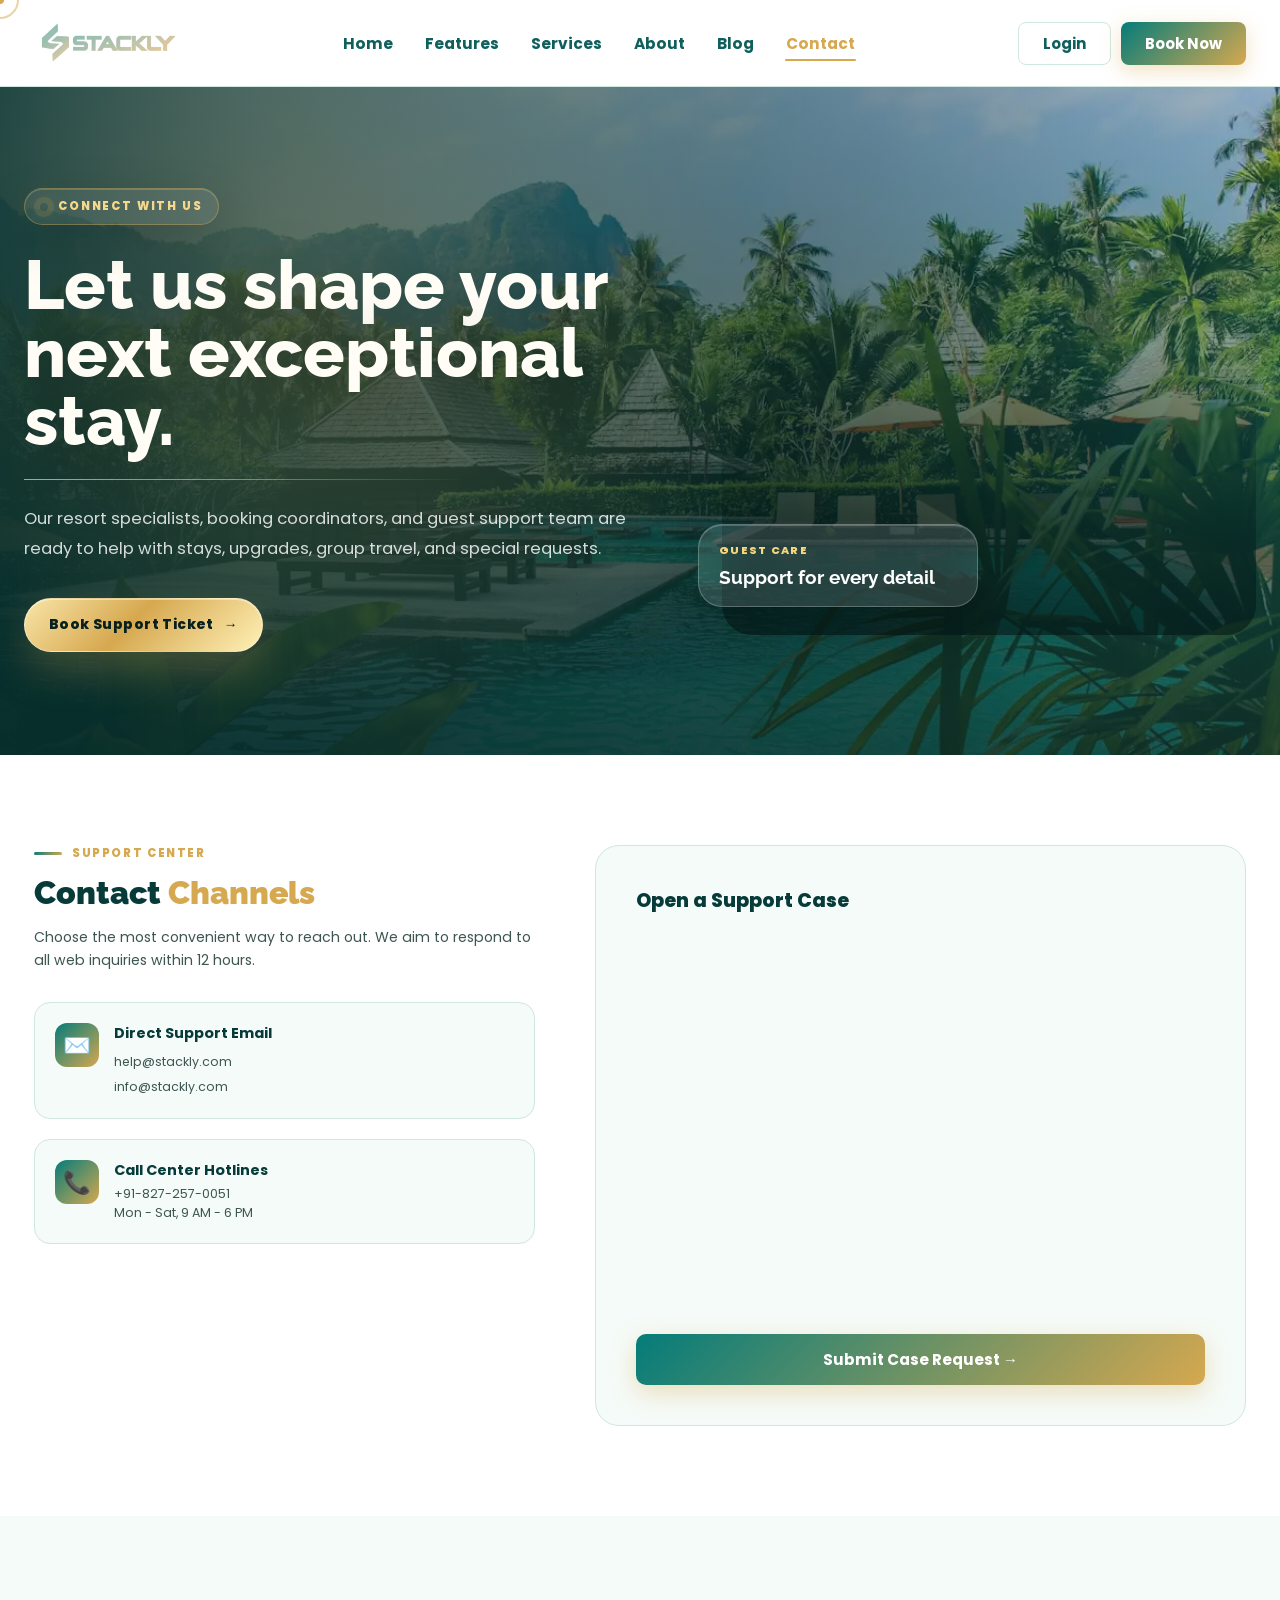
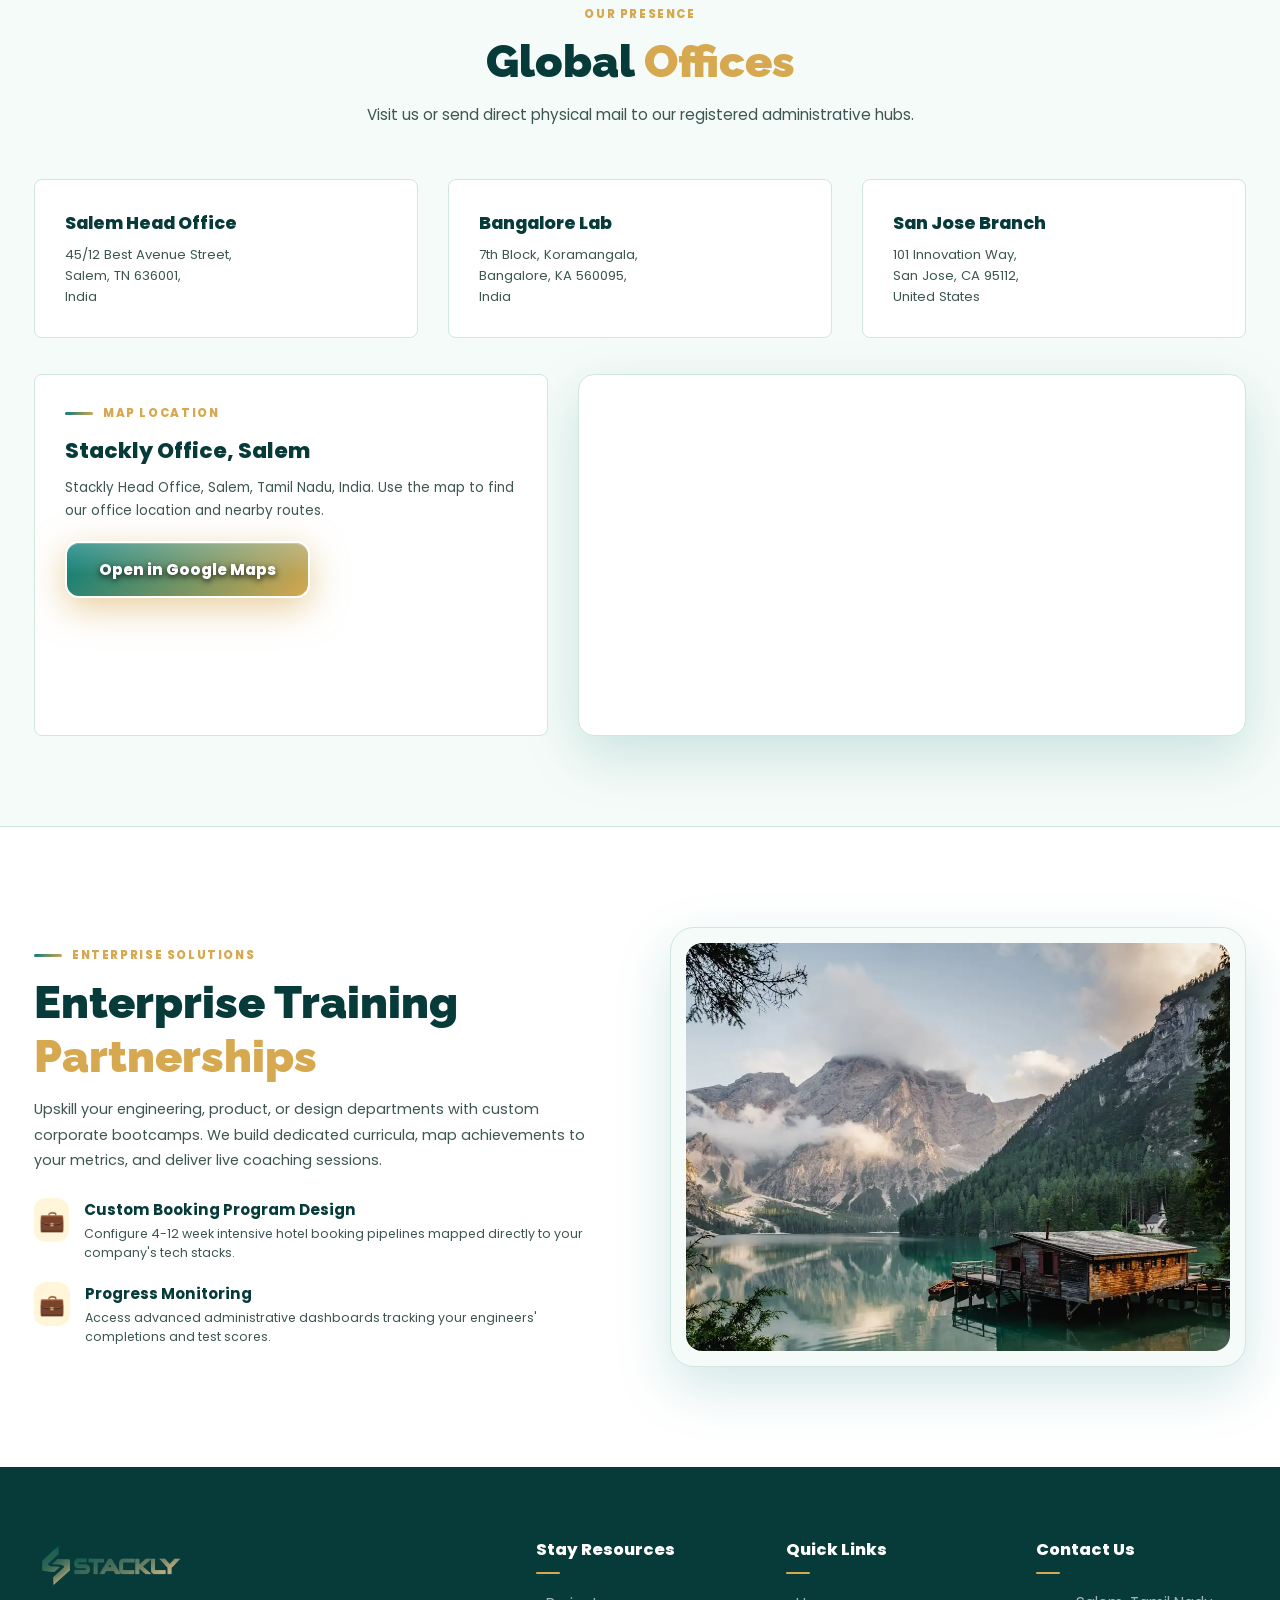
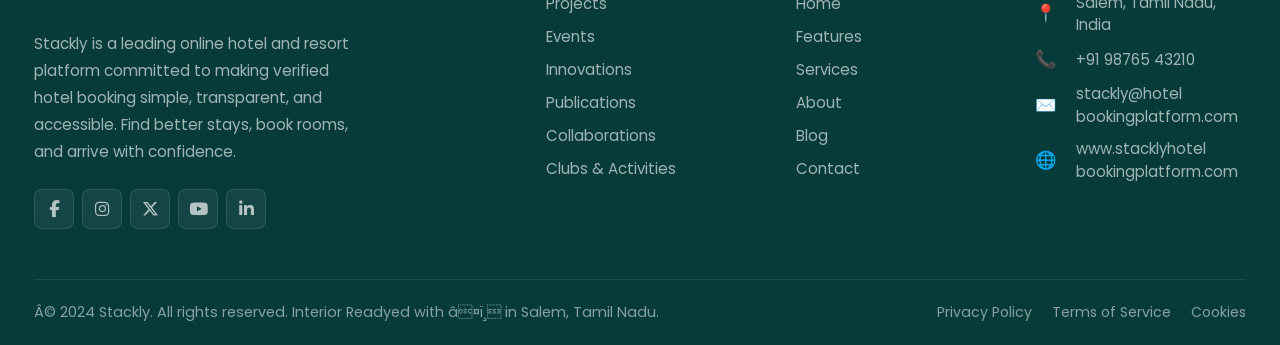
<file: contact.html>
﻿<!DOCTYPE html>
<html lang="en">
<head>
<meta charset="UTF-8">
<meta name="viewport" content="width=device-width, initial-scale=1.0">
<title>Contact Us - Stackly</title>
<link href="https://fonts.googleapis.com/css2?family=Poppins:wght@300;400;500;600;700;800;900&family=Raleway:wght@400;600;700;800;900&display=swap" rel="stylesheet">
<link rel="stylesheet" href="index.css">
<!-- GSAP CDN -->
<script src="https://cdnjs.cloudflare.com/ajax/libs/gsap/3.12.5/gsap.min.js"></script>
<style>
/* Custom local styles for timeline */
.timeline {
  position: relative;
  max-width: 800px;
  margin: 40px auto 0;
  padding: 0 20px;
}
.timeline::after {
  content: '';
  position: absolute;
  width: 3px;
  background: var(--border);
  top: 0;
  bottom: 0;
  left: 50%;
  margin-left: -1.5px;
}
.timeline-item {
  padding: 10px 40px;
  position: relative;
  background: transparent;
  width: 50%;
  box-sizing: border-box;
}
.timeline-item::after {
  content: '';
  position: absolute;
  width: 16px;
  height: 16px;
  right: -8px;
  background: #fff;
  border: 4px solid var(--orange);
  top: 15px;
  border-radius: 50%;
  z-index: 1;
}
.left-item {
  left: 0;
  text-align: right;
}
.right-item {
  left: 50%;
  text-align: left;
}
.right-item::after {
  left: -8px;
}
.timeline-content {
  padding: 20px 30px;
  background: #fff;
  border: 1px solid var(--border);
  border-radius: 14px;
  position: relative;
}
.timeline-year {
  font-family: 'Raleway', sans-serif;
  font-size: 1.4rem;
  font-weight: 900;
  color: var(--orange);
  margin-bottom: 5px;
}
@media (max-width: 768px) {
  .timeline::after {
    left: 31px;
  }
  .timeline-item {
    width: 100%;
    padding-left: 70px;
    padding-right: 25px;
    text-align: left;
  }
  .timeline-item::after {
    left: 23px;
  }
  .left-item {
    left: 0;
  }
  .right-item {
    left: 0;
  }
}
</style>
</head>
<body>

<!-- CURSOR -->
<div id="cur-dot"></div>
<div id="cur-ring"></div>

<!-- LOADER -->
<div id="loader">
  <div class="loader-edu-wrapper">
    <svg class="loader-edu-icon" viewBox="0 0 24 24" fill="none" xmlns="http://www.w3.org/2000/svg">
      <defs>
        <linearGradient id="eduGrad" x1="0%" y1="0%" x2="100%" y2="100%">
          <stop offset="0%" stop-color="#0d9488" />
          <stop offset="50%" stop-color="#ff6b35" />
          <stop offset="100%" stop-color="#ffcc00" />
        </linearGradient>
        <linearGradient id="eduGradFill" x1="0%" y1="0%" x2="100%" y2="100%">
          <stop offset="0%" stop-color="#0d9488" stop-opacity="0.1" />
          <stop offset="50%" stop-color="#ff6b35" stop-opacity="0.1" />
          <stop offset="100%" stop-color="#ffcc00" stop-opacity="0.1" />
        </linearGradient>
      </defs>
      <path d="M6 12v5c0 2 2 3 6 3s6-1 6-3v-5" stroke="url(#eduGrad)" stroke-width="2" stroke-linecap="round" stroke-linejoin="round" fill="url(#eduGradFill)"/>
      <path d="M2 10l10-5 10 5-10 5z" stroke="url(#eduGrad)" stroke-width="2" stroke-linecap="round" stroke-linejoin="round" fill="url(#eduGradFill)"/>
      <path d="M22 10v6" stroke="url(#eduGrad)" stroke-width="2" stroke-linecap="round" stroke-linejoin="round"/>
    </svg>
  </div>
  <div class="ld-logo">
    <img src="logo_gold.webp" alt="Stackly Logo" class="loader-logo-img">
  </div>
  <div class="ld-bar-bg"><div class="ld-bar"></div></div>
  <div class="ld-words">Opening communication lines...</div>
</div>

<!-- SCROLL TOP -->
<div id="scrolltop" onclick="window.scrollTo({top:0,behavior:'smooth'})">↑</div>

<!-- NAVBAR -->
<nav id="navbar">
  <div class="nav-inner">
    <a href="index.html" class="nav-logo">
      <img src="logo_gold.webp" alt="Stackly Logo" class="nav-logo-img">
    </a>
    <ul class="nav-menu">
      <li><a href="index.html">Home</a></li>
      <li><a href="features.html">Features</a></li>
      <li><a href="services.html">Services</a></li>
      <li><a href="about.html">About</a></li>
      <li><a href="blog.html">Blog</a></li>
      <li><a href="contact.html" class="active">Contact</a></li>
    </ul>
    <div class="nav-actions">
      <button class="btn-login" onclick="location.href='login.html'">Login</button>
      <button class="btn-register" onclick="location.href='signup.html'">Book Now</button>
    </div>
    <div class="hamburger" id="ham">
      <span></span><span></span><span></span>
    </div>
  </div>
</nav>

<!-- MOBILE MENU -->
<div id="mob-menu">
  <span id="mob-close">✕</span>
  <div class="mob-menu-logo">
    <img src="logo_gold.webp" alt="Stackly Logo" style="height: 48px; object-fit: contain;">
  </div>
  <div class="mob-menu-links">
    <a href="index.html">Home</a>
    <a href="features.html">Features</a>
    <a href="services.html">Services</a>
    <a href="about.html">About</a>
    <a href="blog.html">Blog</a>
    <a href="contact.html" class="active">Contact</a>
  </div>
  <div class="mob-menu-actions">
    <a href="login.html" class="mob-menu-btn secondary">Login</a>
    <a href="signup.html" class="mob-menu-btn">Book Now</a>
  </div>
</div>
<!-- CONTACT HERO -->
<section id="contact-hero" class="page-lux-hero page-lux-contact">
  <div class="page-lux-bg"></div>
  <div class="page-lux-glow"></div>
  <div class="page-lux-shell">
    <div class="page-lux-copy">
      <div class="lux-badge"><span class="lux-badge-dot"></span>Connect With Us</div>
      <h1 class="page-lux-title">Let us shape your next exceptional stay.</h1>
      <p class="page-lux-sub">Our resort specialists, booking coordinators, and guest support team are ready to help with stays, upgrades, group travel, and special requests.</p>
      <div class="page-lux-actions">
        <a href="404.html" class="lux-btn lux-btn-primary">Book Support Ticket <span>&rarr;</span></a>
      </div>
    </div>
    <div class="page-lux-visual">
      <img src="downloaded_images/spa-resort.webp" alt="Spa resort guest support setting">
      <div class="page-lux-card">
        <span>Guest care</span>
        <strong>Support for every detail</strong>
      </div>
    </div>
  </div>
</section>

<!-- CONTACT PANEL (FORM & INFO) -->
<section id="ticket-form" style="background: #fff; padding: 90px 0;">
  <div class="container">
    <div class="contact-inner grid-split-1-13" style="gap: 60px;">
      <!-- Contact Info -->
      <div class="contact-info">
        <div class="sec-eyebrow" style="justify-content: flex-start;">Support Center</div>
        <h2 class="sec-title" style="font-size: 2rem;">Contact <span>Channels</span></h2>
        <p style="color: var(--gray); font-size: 0.88rem; line-height: 1.65; margin-bottom: 30px;">
          Choose the most convenient way to reach out. We aim to respond to all web inquiries within 12 hours.
        </p>
        
        <div style="display: flex; flex-direction: column; gap: 20px;">
          <div style="display: flex; gap: 15px; align-items: flex-start; background: var(--light); border: 1px solid var(--border); padding: 20px; border-radius: 16px;">
            <div style="font-size: 1.4rem; background: var(--grad); color:#fff; width: 44px; height: 44px; display:flex; align-items:center; justify-content:center; border-radius:12px;">✉️</div>
            <div>
              <h5 style="font-size: 0.9rem; font-weight: 700; color: var(--navy); margin-bottom: 4px;">Direct Support Email</h5>
              <a href="404.html" style="font-size: 0.78rem; color: var(--gray); line-height: 1.5; text-decoration: none;">help@stackly.com<br>info@stackly.com</a>
            </div>
          </div>
          <div style="display: flex; gap: 15px; align-items: flex-start; background: var(--light); border: 1px solid var(--border); padding: 20px; border-radius: 16px;">
            <div style="font-size: 1.4rem; background: var(--grad); color:#fff; width: 44px; height: 44px; display:flex; align-items:center; justify-content:center; border-radius:12px;">📞</div>
            <div>
              <h5 style="font-size: 0.9rem; font-weight: 700; color: var(--navy); margin-bottom: 4px;">Call Center Hotlines</h5>
              <p style="font-size: 0.78rem; color: var(--gray); line-height: 1.5;">+91-827-257-0051<br>Mon - Sat, 9 AM - 6 PM</p>
            </div>
          </div>
        </div>
      </div>

      <!-- Ticket Form -->
      <div class="contact-form-wrap" style="background: var(--light); border: 1px solid var(--border); border-radius: 24px; padding: 40px;">
        <h3 style="font-size: 1.2rem; font-weight: 800; color: var(--navy); margin-bottom: 25px;">Open a Support Case</h3>
        <form id="supportForm" onsubmit="handleSupportSubmit(event)">
          <div class="form-row grid-split-1-1" style="gap: 15px;">
            <div class="form-group">
              <label style="font-size: 0.76rem; font-weight: 700; color: var(--navy2); display: block; margin-bottom: 6px;">Your Name</label>
              <input type="text" id="supportName" placeholder="John Doe" required oninput="this.value = this.value.replace(/[^A-Za-z\s]/g, '')" style="width:100%; padding:12px; border:1.5px solid var(--border); border-radius:10px; font-size:0.86rem; outline:none;">
            </div>
            <div class="form-group">
              <label style="font-size: 0.76rem; font-weight: 700; color: var(--navy2); display: block; margin-bottom: 6px;">Email Address</label>
              <input type="email" id="supportEmail" placeholder="john@example.com" required style="width:100%; padding:12px; border:1.5px solid var(--border); border-radius:10px; font-size:0.86rem; outline:none;">
            </div>
          </div>
          <div class="form-row grid-split-1-1" style="gap: 15px; margin-top: 15px;">
            <div class="form-group" style="position: relative; z-index: 999;">
              <label style="font-size: 0.76rem; font-weight: 700; color: var(--navy2); display: block; margin-bottom: 6px;">Institution / Profile Type</label>
              <!-- Custom Dropdown to perfectly respect mobile bounds -->
              <div class="custom-select-wrapper" style="position:relative; user-select:none; z-index:999;" id="customSelectWrapper">
                <div class="custom-select-display" id="customSelectDisplay" style="width:100%; padding:12px; border:1.5px solid var(--border); border-radius:10px; font-size:0.86rem; background:#fff; cursor:pointer; display:flex; justify-content:space-between; align-items:center; color: var(--navy);">
                  <span id="supportTypeDisplay">Individual Customer</span>
                  <svg width="14" height="14" viewBox="0 0 24 24" fill="none" stroke="var(--gray)" stroke-width="2"><path d="M6 9l6 6 6-6"/></svg>
                </div>
                <div class="custom-select-options" id="customSelectOptions" style="display:none; position:absolute; top:100%; left:0; right:0; background:#fff; border:1.5px solid var(--border); border-radius:10px; margin-top:4px; z-index:1000; overflow:hidden; box-shadow:0 10px 25px rgba(0,0,0,0.15);">
                  <div class="custom-option" data-value="Individual" style="padding:12px 16px; font-size:0.86rem; cursor:pointer; border-bottom:1px solid #f1f5f9; color: var(--navy); transition: background 0.2s;">Individual Customer</div>
                  <div class="custom-option" data-value="Professional" style="padding:12px 16px; font-size:0.86rem; cursor:pointer; border-bottom:1px solid #f1f5f9; color: var(--navy); transition: background 0.2s;">Professional / Developer</div>
                  <div class="custom-option" data-value="Agency" style="padding:12px 16px; font-size:0.86rem; cursor:pointer; border-bottom:1px solid #f1f5f9; color: var(--navy); transition: background 0.2s;">Agency / College Rep.</div>
                  <div class="custom-option" data-value="Enterprise" style="padding:12px 16px; font-size:0.86rem; cursor:pointer; color: var(--navy); transition: background 0.2s;">Enterprise Coordinator</div>
                </div>
                <input type="hidden" id="supportType" name="supportType" value="Individual">
              </div>

              <script>
                document.addEventListener('DOMContentLoaded', () => {
                  const wrapper = document.getElementById('customSelectWrapper');
                  const display = document.getElementById('customSelectDisplay');
                  const optionsBox = document.getElementById('customSelectOptions');
                  const displayText = document.getElementById('supportTypeDisplay');
                  const hiddenInput = document.getElementById('supportType');
                  const options = document.querySelectorAll('.custom-option');

                  display.addEventListener('click', (e) => {
                    e.stopPropagation();
                    optionsBox.style.display = optionsBox.style.display === 'block' ? 'none' : 'block';
                  });

                  options.forEach(opt => {
                    opt.addEventListener('click', () => {
                      displayText.textContent = opt.textContent;
                      hiddenInput.value = opt.getAttribute('data-value');
                      optionsBox.style.display = 'none';
                    });
                    
                    opt.addEventListener('mouseenter', () => opt.style.background = '#f8fafc');
                    opt.addEventListener('mouseleave', () => opt.style.background = 'transparent');
                  });

                  document.addEventListener('click', (e) => {
                    if (!wrapper.contains(e.target)) {
                      optionsBox.style.display = 'none';
                    }
                  });
                });
              </script>
            </div>
            <div class="form-group">
              <label style="font-size: 0.76rem; font-weight: 700; color: var(--navy2); display: block; margin-bottom: 6px;">Subject</label>
              <input type="text" id="supportSubject" placeholder="e.g. Room Booking Inquiry" required oninput="this.value = this.value.replace(/[^A-Za-z0-9\s]/g, '')" style="width:100%; padding:12px; border:1.5px solid var(--border); border-radius:10px; font-size:0.86rem; outline:none;">
            </div>
          </div>
          <div class="form-group" style="margin-top: 15px;">
            <label style="font-size: 0.76rem; font-weight: 700; color: var(--navy2); display: block; margin-bottom: 6px;">Case Description</label>
            <textarea id="supportMessage" placeholder="Describe your inquiry, custom training needs, or account issues..." required style="width:100%; min-height:120px; padding:12px; border:1.5px solid var(--border); border-radius:10px; font-size:0.86rem; outline:none; resize:vertical;"></textarea>
          </div>
          <button type="submit" class="form-submit" style="margin-top: 25px; width: 100%;">Submit Case Request &rarr;</button>
        </form>
      </div>
    </div>
  </div>
</section>

<!-- GLOBAL LOCATIONS -->
<section id="locations" style="background: var(--light); padding: 90px 0;">
  <div class="container">
    <div class="sec-head">
      <div class="sec-eyebrow">Our Presence</div>
      <h2 class="sec-title">Global <span>Offices</span></h2>
      <p class="sec-desc">Visit us or send direct physical mail to our registered administrative hubs.</p>
    </div>

    <div class="grid-3col" style="gap: 30px; margin-top: 50px;">
      <!-- Office 1 -->
      <div class="feat-card" style="padding: 30px; border-radius: 16px;">
        <h4 style="font-size: 1.1rem; font-weight: 800; color: var(--navy); margin-bottom: 8px;">Salem Head Office</h4>
        <p style="font-size: 0.82rem; color: var(--gray); line-height: 1.6;">
          45/12 Best Avenue Street,<br>Salem, TN 636001,<br>India
        </p>
      </div>

      <!-- Office 2 -->
      <div class="feat-card" style="padding: 30px; border-radius: 16px;">
        <h4 style="font-size: 1.1rem; font-weight: 800; color: var(--navy); margin-bottom: 8px;">Bangalore Lab</h4>
        <p style="font-size: 0.82rem; color: var(--gray); line-height: 1.6;">
          7th Block, Koramangala,<br>Bangalore, KA 560095,<br>India
        </p>
      </div>

      <!-- Office 3 -->
      <div class="feat-card" style="padding: 30px; border-radius: 16px;">
        <h4 style="font-size: 1.1rem; font-weight: 800; color: var(--navy); margin-bottom: 8px;">San Jose Branch</h4>
        <p style="font-size: 0.82rem; color: var(--gray); line-height: 1.6;">
          101 Innovation Way,<br>San Jose, CA 95112,<br>United States
        </p>
      </div>
    </div>

    <div class="grid-split-1-13" style="gap: 30px; align-items: stretch; margin-top: 36px;">
      <div class="feat-card" style="padding: 30px; border-radius: 16px;">
        <div class="sec-eyebrow" style="justify-content: flex-start;">Map Location</div>
        <h3 style="font-size: 1.35rem; font-weight: 800; color: var(--navy); margin-bottom: 10px;">Stackly Office, Salem</h3>
        <p style="font-size: 0.84rem; color: var(--gray); line-height: 1.7; margin-bottom: 18px;">
          Stackly Head Office, Salem, Tamil Nadu, India. Use the map to find our office location and nearby routes.
        </p>
        <a href="404.html" class="hbtn-main" style="display:inline-flex;width:fit-content;">Open in Google Maps</a>
      </div>
      <div style="border: 1px solid var(--border); border-radius: 16px; overflow: hidden; min-height: 360px; background: #fff; box-shadow: var(--shadow);">
        <iframe
          title="Stackly Office Salem Tamil Nadu Map"
          src="https://www.google.com/maps?q=Stackly%20Office%20Salem%20Tamil%20Nadu&output=embed"
          width="100%"
          height="100%"
          style="border:0; display:block; min-height:360px;"
          allowfullscreen=""
          loading="lazy"
          referrerpolicy="no-referrer-when-downgrade"></iframe>
      </div>
    </div>
  </div>
</section>

<!-- ENTERPRISE PARTNERSHIP SECTION -->
<section id="enterprise-inquiry" style="background: #fff; padding: 100px 0; overflow: hidden; border-top: 1px solid var(--border);">
  <div class="container">
    <div class="grid-split-1-1" style="gap: 60px; align-items: center;">
      
      <div class="rv-l">
        <div class="sec-eyebrow">Enterprise Solutions</div>
        <h2 class="sec-title">Enterprise Training <span>Partnerships</span></h2>
        <p style="color: var(--gray); font-size: 0.9rem; line-height: 1.75; margin-bottom: 25px;">
          Upskill your engineering, product, or design departments with custom corporate bootcamps. We build dedicated curricula, map achievements to your metrics, and deliver live coaching sessions.
        </p>
        
        <div style="display: flex; flex-direction: column; gap: 20px;">
          <div style="display: flex; gap: 15px; align-items: flex-start;">
            <div style="font-size: 1.3rem; background: var(--orange-light); color: var(--orange); width: 44px; height: 44px; display: flex; align-items: center; justify-content: center; border-radius: 12px; font-weight: 700;">💼</div>
            <div>
              <h4 style="font-size: 0.95rem; font-weight: 700; color: var(--navy); margin-bottom: 4px;">Custom Booking Program Design</h4>
              <p style="font-size: 0.78rem; color: var(--gray); line-height: 1.5;">Configure 4-12 week intensive hotel booking pipelines mapped directly to your company's tech stacks.</p>
            </div>
          </div>
          
          <div style="display: flex; gap: 15px; align-items: flex-start;">
            <div style="font-size: 1.3rem; background: var(--orange-light); color: var(--orange); width: 44px; height: 44px; display: flex; align-items: center; justify-content: center; border-radius: 12px; font-weight: 700;">💼</div>
            <div>
              <h4 style="font-size: 0.95rem; font-weight: 700; color: var(--navy); margin-bottom: 4px;">Progress Monitoring</h4>
              <p style="font-size: 0.78rem; color: var(--gray); line-height: 1.5;">Access advanced administrative dashboards tracking your engineers' completions and test scores.</p>
            </div>
          </div>
        </div>
      </div>
      
      <div class="rv-r" style="position: relative;">
        <div style="background: var(--light); border: 1px solid var(--border); padding: 15px; border-radius: 24px; box-shadow: var(--shadow);">
          <img src="downloaded_images/mountain-resort.webp" alt="Corporate Partnership Discussion" style="width: 100%; border-radius: 16px; display: block; object-fit: cover; aspect-ratio: 4/3;">
        </div>
      </div>
      
    </div>
  </div>
</section>

<!-- FOOTER -->
<footer>
  <div class="container">
    <div class="footer-grid">
      <div class="fg-brand">
        <a href="index.html" class="nav-logo" style="margin-bottom:12px; display:inline-block;">
          <img src="logo_gold.webp" alt="Stackly Logo" class="footer-logo-img">
        </a>
        <p>Stackly is a leading online hotel and resort platform committed to making verified hotel booking simple, transparent, and accessible. Find better stays, book rooms, and arrive with confidence.</p>
        <link rel="stylesheet" href="https://cdnjs.cloudflare.com/ajax/libs/font-awesome/6.7.2/css/all.min.css">

<div class="foot-soc">
    <a class="fsoc" href="404.html" aria-label="Facebook">
        <i class="fab fa-facebook-f"></i>
    </a>

    <a class="fsoc" href="404.html" aria-label="Instagram">
        <i class="fab fa-instagram"></i>
    </a>

    <a class="fsoc" href="404.html" aria-label="Twitter">
        <i class="fab fa-x-twitter"></i>
    </a>

    <a class="fsoc" href="404.html" aria-label="YouTube">
        <i class="fab fa-youtube"></i>
    </a>

    <a class="fsoc" href="404.html" aria-label="LinkedIn">
        <i class="fab fa-linkedin-in"></i>
    </a>
</div>
      </div>
      <div class="fg-col">
        <h4>Stay Resources</h4>
        <ul>
          <li><a href="404.html">Projects</a></li>
          <li><a href="404.html">Events</a></li>
          <li><a href="404.html">Innovations</a></li>
          <li><a href="404.html">Publications</a></li>
          <li><a href="404.html">Collaborations</a></li>
          <li><a href="404.html">Clubs & Activities</a></li>
        </ul>
      </div>
      <div class="fg-col">
      <h4>Quick Links</h4>
        <ul>
          <li><a href="index.html">Home</a></li>
          <li><a href="features.html">Features</a></li>
          <li><a href="services.html">Services</a></li>
          <li><a href="about.html">About</a></li>
          <li><a href="blog.html">Blog</a></li>
          <li><a href="contact.html">Contact</a></li>
        </ul>
      </div>
      <div class="fg-col">
      <h4>Contact Us</h4>
         <ul class="footer-contact-list">
          <li><span class="fc-icon">📍</span> <a href="404.html">Salem, Tamil Nadu, India</a></li>
          <li><span class="fc-icon">📞</span> <a href="404.html">+91 98765 43210</a></li>
          <li><span class="fc-icon">✉️</span> <a href="404.html">stackly@hotel bookingplatform.com</a></li>
          <li><span class="fc-icon">🌐</span> <a href="404.html"> www.stacklyhotel bookingplatform.com</a></li>
        </ul>
      </div>
    </div>
    <div class="foot-bottom">
      <p>Â© 2024 Stackly. All rights reserved. Interior Readyed with â¤ï¸ in Salem, Tamil Nadu.</p>
      <div class="foot-links">
        <a href="404.html">Privacy Policy</a>
        <a href="404.html">Terms of Service</a>
        <a href="404.html">Cookies</a>
      </div>
    </div>
  </div>
</footer>


<script>
/* ===== LOADER TRANSITION ===== */
const logo = document.querySelector('a.nav-logo');
if (logo) {
  logo.addEventListener('click', (e) => {
    e.preventDefault();
    const loader = document.getElementById('loader');
    if (loader) {
      loader.classList.add('show');
      setTimeout(() => {
        window.location.href = logo.getAttribute('href');
      }, 1500);
    } else {
      window.location.href = logo.getAttribute('href');
    }
  });
}

/* ===== CURSOR ===== */
const cd=document.getElementById('cur-dot'),cr=document.getElementById('cur-ring');
let mx=0,my=0,rx=0,ry=0;
document.addEventListener('mousemove',e=>{mx=e.clientX;my=e.clientY});
(function ac(){cd.style.left=mx+'px';cd.style.top=my+'px';rx+=(mx-rx)*.12;ry+=(my-ry)*.12;cr.style.left=rx+'px';cr.style.top=ry+'px';requestAnimationFrame(ac)})();
document.querySelectorAll('a,button,.feat-card,.admin-card').forEach(el=>{
  el.addEventListener('mouseenter',()=>cr.classList.add('big'));
  el.addEventListener('mouseleave',()=>cr.classList.remove('big'));
});

/* ===== NAVBAR SCROLL ===== */
const nb=document.getElementById('navbar');
window.addEventListener('scroll',()=>{
  nb.classList.toggle('scrolled',scrollY>80);
  document.getElementById('scrolltop').classList.toggle('show',scrollY>400);
});

/* ===== MOBILE MENU ===== */
document.getElementById('ham').addEventListener('click',()=>{
  document.getElementById('mob-menu').classList.add('open');
  document.body.classList.add('no-scroll');
  document.documentElement.classList.add('no-scroll');
});
document.getElementById('mob-close').addEventListener('click',()=>{
  document.getElementById('mob-menu').classList.remove('open');
  document.body.classList.remove('no-scroll');
  document.documentElement.classList.remove('no-scroll');
});
document.querySelectorAll('#mob-menu a').forEach(a=>a.addEventListener('click',()=>{
  document.getElementById('mob-menu').classList.remove('open');
  document.body.classList.remove('no-scroll');
  document.documentElement.classList.remove('no-scroll');
}));


/* ===== GSAP CONTACT ANIMATIONS ===== */
window.addEventListener('load', () => {
  setTimeout(() => {
    if (typeof gsap !== 'undefined') {
      gsap.from("#contact-hero .sec-eyebrow", { opacity: 0, y: -20, duration: 0.8, ease: "power2.out" });
      gsap.from(".contact-hero-title", { opacity: 0, y: 30, duration: 1, delay: 0.2, ease: "power3.out" });
      gsap.from(".contact-hero-sub", { opacity: 0, y: 20, duration: 1, delay: 0.4, ease: "power2.out" });
      gsap.from("#contact-hero .hbtn-main", { opacity: 0, scale: 0.95, duration: 0.8, delay: 0.6, ease: "back.out(1.5)" });
      gsap.from("#contact-hero img", { opacity: 0, x: 40, duration: 1.2, delay: 0.4, ease: "power3.out" });
      
      // Animate form field highlights
      gsap.from(".form-group", {
        opacity: 0,
        y: 15,
        duration: 0.6,
        delay: 0.8,
        stagger: 0.1,
        ease: "power2.out"
      });
    }
  }, 1500);
});

/* ===== FORM FOCUS MICRO ===== */
document.querySelectorAll('.form-group input,.form-group textarea,.form-group select').forEach(el=>{
  el.addEventListener('focus',()=> {
    const lbl = el.parentElement.querySelector('label');
    if(lbl) lbl.style.color='var(--orange)';
  });
  el.addEventListener('blur',()=> {
    const lbl = el.parentElement.querySelector('label');
    if(lbl) lbl.style.color='';
  });
});

/* ===== CONTACT FORM VALIDATION & REDIRECT ===== */
function handleSupportSubmit(e) {
  e.preventDefault();
  
  const nameInput = document.getElementById('supportName');
  const emailInput = document.getElementById('supportEmail');
  const subjectInput = document.getElementById('supportSubject');
  const messageInput = document.getElementById('supportMessage');
  
  const nameVal = nameInput.value.trim();
  const emailVal = emailInput.value.trim();
  const subjectVal = subjectInput.value.trim();
  const messageVal = messageInput.value.trim();
  
  // 1. Name validation: Only alphabetic characters and spaces
  const nameRegex = /^[A-Za-z\s]+$/;
  if (!nameRegex.test(nameVal)) {
    alert("Name field must contain only alphabetic characters and spaces.");
    nameInput.focus();
    return false;
  }
  
  // 2. Email validation: Standard format
  const emailRegex = /^[^\s@]+@[^\s@]+\.[^\s@]+$/;
  if (!emailRegex.test(emailVal)) {
    alert("Please enter a valid email address.");
    emailInput.focus();
    return false;
  }
  
  // 3. Subject validation: Must contain at least one alphabetic character, allowing alphanumeric (prevent purely numeric strings like "12")
  const subjectRegex = /^(?=.*[A-Za-z])[A-Za-z0-9\s]+$/;
  if (!subjectRegex.test(subjectVal)) {
    alert("Subject field must contain letters (numbers are allowed when combined with letters).");
    subjectInput.focus();
    return false;
  }
  
  // 4. Description/Message validation: Cannot be empty
  if (messageVal.length === 0) {
    alert("Please enter your case description.");
    messageInput.focus();
    return false;
  }
  
  // Success: Redirect to 404
  window.location.href = "404.html";
}

/* ===== SCROLL REVEAL ===== */
const ro=new IntersectionObserver(entries=>{
  entries.forEach(e=>{if(e.isIntersecting)e.target.classList.add('show')});
},{threshold:.1,rootMargin:'0px 0px -40px 0px'});
document.querySelectorAll('.rv,.rv-l,.rv-r').forEach(el=>ro.observe(el));
</script>
</body>
</html>
</file>
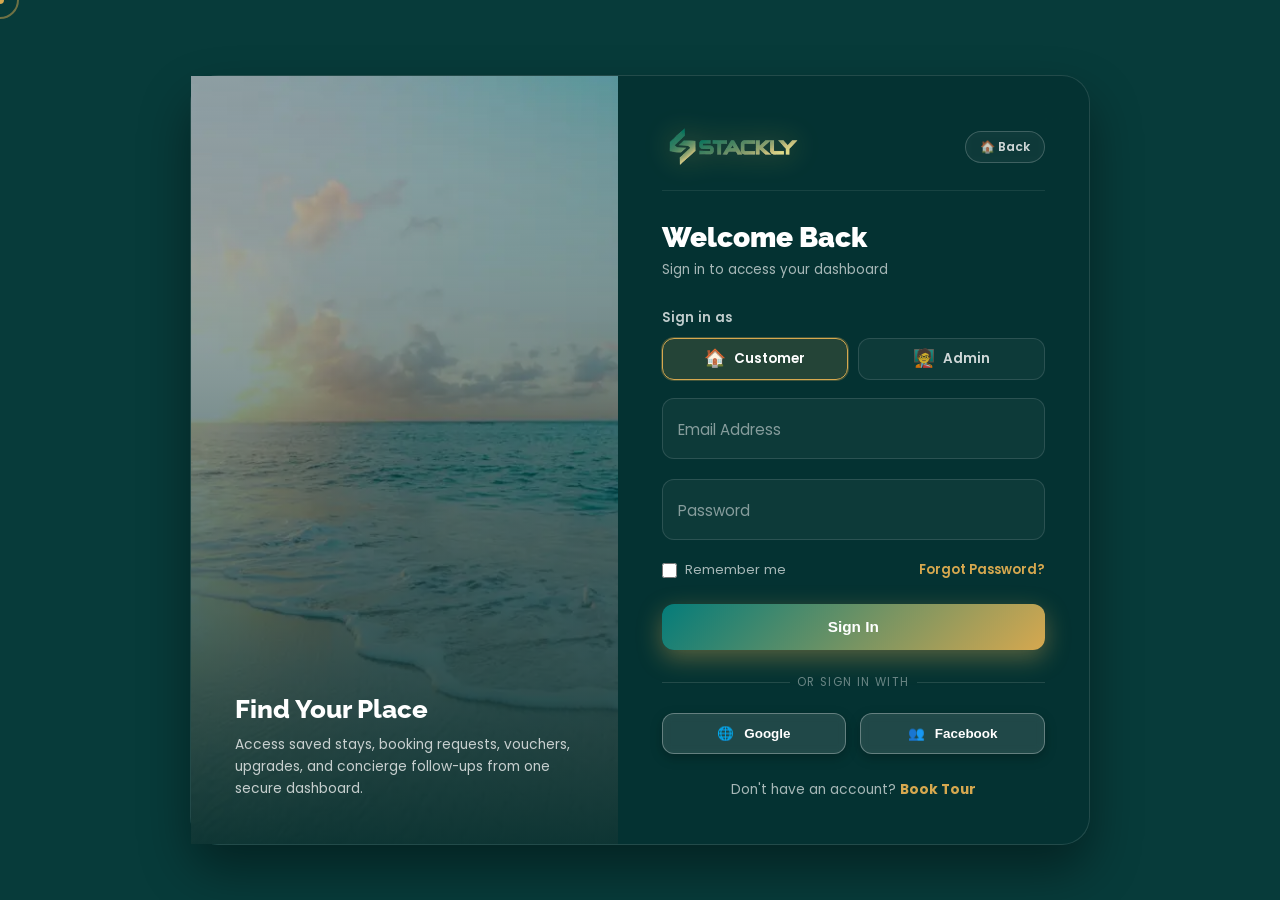
<file: dashboard.html>
﻿<!DOCTYPE html>
<html lang="en">
<head>
  <meta charset="UTF-8">
  <meta name="viewport" content="width=device-width, initial-scale=1.0">
  <title>Dashboard - Stackly Stackly</title>
  <!-- Google Fonts -->
  <link href="https://fonts.googleapis.com/css2?family=Poppins:wght@300;400;500;600;700;800;900&family=Raleway:wght@400;600;700;800;900&display=swap" rel="stylesheet">
  <!-- Stylesheets -->
  <link rel="stylesheet" href="index.css">
  <link rel="stylesheet" href="dashboard.css">
</head>
<body class="dashboard-body">

  <!-- CURSOR -->
  <div id="cur-dot"></div>
  <div id="cur-ring"></div>

  <!-- LOADER -->
  <div id="loader" class="show">
    <div class="loader-edu-wrapper">
      <svg class="loader-edu-icon" viewBox="0 0 24 24" fill="none" xmlns="http://www.w3.org/2000/svg">
        <defs>
          <linearGradient id="eduGrad" x1="0%" y1="0%" x2="100%" y2="100%">
            <stop offset="0%" stop-color="#0d9488" />
            <stop offset="50%" stop-color="#ff6b35" />
            <stop offset="100%" stop-color="#ffcc00" />
          </linearGradient>
          <linearGradient id="eduGradFill" x1="0%" y1="0%" x2="100%" y2="100%">
            <stop offset="0%" stop-color="#0d9488" stop-opacity="0.1" />
            <stop offset="50%" stop-color="#ff6b35" stop-opacity="0.1" />
            <stop offset="100%" stop-color="#ffcc00" stop-opacity="0.1" />
          </linearGradient>
        </defs>
        <path d="M6 12v5c0 2 2 3 6 3s6-1 6-3v-5" stroke="url(#eduGrad)" stroke-width="2" stroke-linecap="round" stroke-linejoin="round" fill="url(#eduGradFill)"/>
        <path d="M2 10l10-5 10 5-10 5z" stroke="url(#eduGrad)" stroke-width="2" stroke-linecap="round" stroke-linejoin="round" fill="url(#eduGradFill)"/>
        <path d="M22 10v6" stroke="url(#eduGrad)" stroke-width="2" stroke-linecap="round" stroke-linejoin="round"/>
      </svg>
    </div>
    <div class="ld-logo">
      <img src="logo_gold.webp" alt="Stackly Logo" class="loader-logo-img">
    </div>
    <div class="ld-bar-bg"><div class="ld-bar"></div></div>
    <div class="ld-words">Syncing portal details...</div>
  </div>

  <div id="sidebar-backdrop" onclick="toggleSidebar()"></div>

  <div id="dashboard-page">
    
    <!-- SIDEBAR -->
    <aside id="dashboard-sidebar">
      <div class="sidebar-top">
        <div class="sidebar-header-row">
          <a href="index.html" class="sidebar-logo">
            <img src="logo_gold.webp" alt="Stackly Logo" class="dashboard-logo-img">
          </a>
          <button class="btn-sidebar-close" onclick="toggleSidebar()" aria-label="Close Sidebar">
            <svg viewBox="0 0 24 24" fill="none" stroke="currentColor" stroke-width="2" stroke-linecap="round" stroke-linejoin="round"><line x1="18" y1="6" x2="6" y2="18"></line><line x1="6" y1="6" x2="18" y2="18"></line></svg>
          </button>
        </div>
        
        <div>
          <div class="menu-section-label">Main</div>
          <ul class="sidebar-menu">
            <li class="active" id="menu-li-dashboard">
              <a href="#" onclick="switchTab(event, 'dashboard')">
                <svg viewBox="0 0 24 24" fill="none" stroke="currentColor" stroke-width="2" stroke-linecap="round" stroke-linejoin="round"><path d="M3 9l9-7 9 7v11a2 2 0 0 1-2 2H5a2 2 0 0 1-2-2z"></path><polyline points="9 22 9 12 15 12 15 22"></polyline></svg>
                Dashboard
              </a>
            </li>
            <li id="menu-li-properties">
              <a href="#" onclick="switchTab(event, 'properties')">
                <svg viewBox="0 0 24 24" fill="none" stroke="currentColor" stroke-width="2" stroke-linecap="round" stroke-linejoin="round"><path d="M4 19.5A2.5 2.5 0 0 1 6.5 17H20"></path><path d="M6.5 2H20v20H6.5A2.5 2.5 0 0 1 4 19.5v-15A2.5 2.5 0 0 1 6.5 2z"></path></svg>
                <span id="label-properties">My Bookings</span>
              </a>
            </li>
            <li id="menu-li-schedule">
              <a href="#" onclick="switchTab(event, 'schedule')">
                <svg viewBox="0 0 24 24" fill="none" stroke="currentColor" stroke-width="2" stroke-linecap="round" stroke-linejoin="round"><rect x="3" y="4" width="18" height="18" rx="2" ry="2"></rect><line x1="16" y1="2" x2="16" y2="6"></line><line x1="8" y1="2" x2="8" y2="6"></line><line x1="3" y1="10" x2="21" y2="10"></line></svg>
                <span id="label-schedule">Schedule</span>
              </a>
            </li>
            <li id="menu-li-progress">
              <a href="#" onclick="switchTab(event, 'progress')">
                <svg viewBox="0 0 24 24" fill="none" stroke="currentColor" stroke-width="2" stroke-linecap="round" stroke-linejoin="round"><polyline points="22 12 18 12 15 21 9 3 6 12 2 12"></polyline></svg>
                <span id="label-progress">Progress</span>
              </a>
            </li>
          </ul>
        </div>
      </div>
      
      <div class="sidebar-bottom">
        <a href="#" class="btn-logout" onclick="handleLogout(event)">
          <svg viewBox="0 0 24 24" fill="none" stroke="currentColor" stroke-width="2" stroke-linecap="round" stroke-linejoin="round"><path d="M9 21H5a2 2 0 0 1-2-2V5a2 2 0 0 1 2-2h4"></path><polyline points="16 17 21 12 16 7"></polyline><line x1="21" y1="12" x2="9" y2="12"></line></svg>
          Log Out
        </a>
      </div>
    </aside>

    <!-- MAIN PANEL -->
    <main id="dashboard-main">
      
      <!-- HEADER -->
      <header class="db-header">
        <div class="header-left">
          <div class="greeting-wrapper">
            <button class="btn-sidebar-toggle" onclick="toggleSidebar()" aria-label="Open Sidebar">
              <svg viewBox="0 0 24 24" fill="none" stroke="currentColor" stroke-width="2" stroke-linecap="round" stroke-linejoin="round"><line x1="3" y1="12" x2="21" y2="12"></line><line x1="3" y1="6" x2="21" y2="6"></line><line x1="3" y1="18" x2="21" y2="18"></line></svg>
            </button>
            <a href="index.html" class="mobile-header-logo" aria-label="Stackly Home">
              <img src="logo_gold.webp" alt="Stackly Logo">
            </a>
            <h1 id="greeting-title">Good Morning <span class="wave-hand">👋</span></h1>
          </div>
          <p id="greeting-subtitle">Here's what's happening with your hotel and resort bookings today.</p>
        </div>
        <div class="header-right">
          <div class="user-chip">
            <svg viewBox="0 0 24 24" fill="none" stroke="currentColor" stroke-width="2" stroke-linecap="round" stroke-linejoin="round"><path d="M20 21v-2a4 4 0 0 0-4-4H8a4 4 0 0 0-4 4v2"></path><circle cx="12" cy="7" r="4"></circle></svg>
            <span id="user-display-email">manikanth@thestackly.com</span>
          </div>
          <div class="role-badge" id="user-display-role">Customer</div>
        </div>
      </header>

      <!-- TAB CONTENT: DASHBOARD -->
      <div id="tab-dashboard" class="tab-content active-tab">
        <!-- STATS GRID -->
        <section class="stats-grid" id="stats-container">
          <!-- Rendered via JS -->
        </section>

        <!-- CONTENT SPLIT ROW -->
        <div class="db-row">
          <!-- LEFT COLUMN (Properties / Tours list) -->
          <div class="column-left" id="main-content-left">
            <!-- Rendered via JS -->
          </div>

          <!-- RIGHT COLUMN (Calendar widget placeholder) -->
          <div class="column-right" id="dashboard-cal-container">
            <!-- Dynamic calendar placement -->
          </div>
        </div>
      </div>

      <!-- TAB CONTENT: COURSES / CLASSES -->
      <div id="tab-properties" class="tab-content">
        <!-- Rendered via JS -->
      </div>

      <!-- TAB CONTENT: SCHEDULE / ASSIGNMENTS -->
      <div id="tab-schedule" class="tab-content">
        <!-- Rendered via JS -->
      </div>

      <!-- TAB CONTENT: PROGRESS / ANALYTICS -->
      <div id="tab-progress" class="tab-content">
        <!-- Rendered via JS -->
      </div>

      <!-- SHARED STATIC CALENDAR COMPONENT (Moved dynamically between tabs) -->
      <div id="shared-calendar-widget" style="display: none;">
        <div class="calendar-card">
          <div class="calendar-header">
            <span class="calendar-month" id="calendar-month-name">June 2025</span>
            <div class="calendar-nav">
              <button class="calendar-nav-btn" onclick="changeMonth(-1)">◂</button>
              <button class="calendar-nav-btn" onclick="changeMonth(1)">▸</button>
            </div>
          </div>
          
          <div class="calendar-grid-weekdays">
            <span class="weekday-label">Su</span>
            <span class="weekday-label">Mo</span>
            <span class="weekday-label">Tu</span>
            <span class="weekday-label">We</span>
            <span class="weekday-label">Th</span>
            <span class="weekday-label">Fr</span>
            <span class="weekday-label">Sa</span>
          </div>
          
          <div class="calendar-grid-days" id="calendar-days-container">
            <!-- Rendered via JS -->
          </div>

          <!-- Calendar Event details panel -->
          <div class="calendar-events-panel">
            <div class="panel-header-date" id="selected-date-label">Tuesday, June 30, 2026</div>
            <div class="event-items-list" id="calendar-events-list">
              <!-- Rendered via JS -->
            </div>
          </div>
        </div>
      </div>

    </main>

  </div>

  <script>
    // Global State
    let currentUser = {
      email: 'manikanth@thestackly.com',
      role: 'customer'
    };
    
    // Auth Check
    const checkAuth = () => {
      const email = localStorage.getItem('userEmail');
      const role = localStorage.getItem('userRole');
      
      if (!email || !role) {
        window.location.href = 'login.html';
        return false;
      }
      
      currentUser.email = email;
      currentUser.role = role.toLowerCase();
      return true;
    };

    if (checkAuth()) {
      document.addEventListener('DOMContentLoaded', () => {
        initDashboard();
        initCursor();
      });
    }

    // Dynamic UI data
    const customerData = {
      stats: [
        { label: 'Saved Stays', value: '12', icon: '<svg viewBox="0 0 24 24"><path d="M12 2L2 7l10 5 10-5-10-5zM2 17l10 5 10-5M2 12l10 5 10-5"/></svg>', badge: '<svg viewBox="0 0 24 24"><polyline points="18 15 12 9 6 15"></polyline></svg> 3 this month', color: 'gold' },
        { label: 'Upcoming Check-ins', value: '7', icon: '<svg viewBox="0 0 24 24"><path d="M22 11.08V12a10 10 0 1 1-5.93-9.14"></path><polyline points="22 4 12 14.01 9 11.01"></polyline></svg>', badge: '<svg viewBox="0 0 24 24"><polyline points="18 15 12 9 6 15"></polyline></svg> 2 this month', color: 'blue' },
        { label: 'Booking Requests', value: '48', icon: '<svg viewBox="0 0 24 24"><circle cx="12" cy="12" r="10"></circle><polyline points="12 6 12 12 16 14"></polyline></svg>', badge: '<svg viewBox="0 0 24 24"><polyline points="18 15 12 9 6 15"></polyline></svg> 8h this week', color: 'red' },
        { label: 'Vouchers Ready', value: '5', icon: '<svg viewBox="0 0 24 24"><path d="M12 22s8-4 8-10V5l-8-3-8 3v7c0 6 8 10 8 10z"></path></svg>', badge: '<svg viewBox="0 0 24 24"><polyline points="18 15 12 9 6 15"></polyline></svg> 1 new', color: 'orange' }
      ],
      properties: [
        {
          category: 'Beach Resort',
          title: 'Azure Palm Beach Resort',
          thumb: 'downloaded_images/resort-hero.webp',
          progressText: 'Check-in Scheduled',
          progressPercent: 72
        },
        {
          category: 'Eco Nature',
          title: 'Grand Aurelia Luxury Hotel',
          thumb: 'downloaded_images/luxury-hotel.webp',
          progressText: 'Room Upgrade Pending',
          progressPercent: 45
        }
      ],
      calendarEvents: {
  '2025-5-3': [
    { time: '02:00 PM', desc: 'Beach Resort Check-in' }
  ],
  '2025-5-12': [
    { time: '10:00 AM', desc: 'Corporate Stay Planning Call' },
    { time: '11:59 PM', desc: 'Guest ID Upload Deadline' }
  ],
  '2025-5-15': [
    { time: '04:00 PM', desc: 'Exclusive New Project Launch Event' }
  ],
  '2025-5-20': [
    { time: '01:00 PM', desc: 'Guest Arrival Coordination' }
  ]
}
    };
const adminData = {
  stats: [
    {
      label: 'Available Rooms',
      value: '62',
      icon: '<svg viewBox="0 0 24 24"><path d="M17 21v-2a4 4 0 0 0-4-4H5a4 4 0 0 0-4 4v2"></path><circle cx="9" cy="7" r="4"></circle><path d="M23 21v-2a4 4 0 0 0-3-3.87"></path><path d="M16 3.13a4 4 0 0 1 0 7.75"></path></svg>',
      badge: '<svg viewBox="0 0 24 24"><polyline points="18 15 12 9 6 15"></polyline></svg> 8 added this month',
      color: 'gold'
    },
    {
      label: 'Total Clients',
      value: '184',
      icon: '<svg viewBox="0 0 24 24"><path d="M17 21v-2a4 4 0 0 0-4-4H5a4 4 0 0 0-4 4v2"></path><circle cx="9" cy="7" r="4"></circle></svg>',
      badge: '<svg viewBox="0 0 24 24"><polyline points="18 15 12 9 6 15"></polyline></svg> 24 new clients',
      color: 'blue'
    },
    {
      label: 'Rooms Booked',
      value: '120',
      icon: '<svg viewBox="0 0 24 24"><circle cx="12" cy="12" r="10"></circle><polyline points="12 6 12 12 16 14"></polyline></svg>',
      badge: '<svg viewBox="0 0 24 24"><polyline points="18 15 12 9 6 15"></polyline></svg> 15 this month',
      color: 'red'
    },
    {
      label: 'Pending Bookings',
      value: '18',
      icon: '<svg viewBox="0 0 24 24"><path d="M14 2H6a2 2 0 0 0-2 2v16a2 2 0 0 0 2 2h12a2 2 0 0 0 2-2V8z"></path><polyline points="14 2 14 8 20 8"></polyline><line x1="16" y1="13" x2="8" y2="13"></line><line x1="16" y1="17" x2="8" y2="17"></line><polyline points="10 9 9 9 8 9"></polyline></svg>',
      badge: '9 bookings awaiting approval',
      color: 'orange'
    }
  ],

  properties: [
    {
      category: 'Luxury Resort',
      title: 'Coconut Cove Private Pool Villa',
      thumb: 'downloaded_images/resort-hero.webp',
      metaLeft: '45 Interested Guests',
      metaRight: 'Next Check-in: 11:30 AM'
    },
    {
      category: 'Business Hotel',
      title: 'Metro Nest Business Hotel',
      thumb: 'downloaded_images/luxury-hotel.webp',
      metaLeft: '32 Interested Guests',
      metaRight: 'Next Check-in: Tomorrow'
    }
  ],

  submissions: [
    {
      customer: 'John Doe',
      task: 'Submitted Room Booking Request',
      time: '10 mins ago'
    },
    {
      customer: 'Jane Smith',
      task: 'Requested Beach Resort Booking',
      time: '1 hour ago'
    },
    {
      customer: 'Alex Mercer',
      task: 'Uploaded Guest ID Documents',
      time: '3 hours ago'
    }
  ],

  calendarEvents: {
    '2025-5-3': [
      {
        time: '02:00 PM',
        desc: 'Luxury Resort Arrival Tour'
      }
    ],

    '2025-5-12': [
      {
        time: '09:00 AM',
        desc: 'Resort Package Review'
      },
      {
        time: '10:00 AM',
        desc: 'Business Hotel Check-in'
      }
    ],

    '2025-5-15': [
      {
        time: '05:00 PM',
        desc: 'Guest ID Upload Deadline'
      }
    ],

    '2025-5-20': [
      {
        time: '01:00 PM',
        desc: 'Guest Stay Planning Meeting'
      }
    ]
  }
};

    // Calendar state
    let calYear = 2026;
    let calMonth = 5; // June (0-indexed)
    let selectedDay = 30; // Start with June 30 active

    const initDashboard = () => {
      // Set email and role badges
      document.getElementById('user-display-email').innerText = currentUser.email;
      document.getElementById('user-display-role').innerText = currentUser.role;
      
      // Update sidebar labels if admin
      if (currentUser.role === 'admin') {
        document.getElementById('label-properties').innerText = 'Bookings';
        document.getElementById('label-schedule').innerText = 'Assignments';
        document.getElementById('label-progress').innerText = 'Analytics';
      }

      // Set greeting
      const now = new Date();
      const hrs = now.getHours();
      let greeting = 'Good Morning';
      let wave = '👋';
      
      if (hrs >= 12 && hrs < 17) {
        greeting = 'Good Afternoon';
        wave = '☀️';
      } else if (hrs >= 17) {
        greeting = 'Good Evening';
        wave = '🌙';
      }
      
      document.getElementById('greeting-title').innerHTML = `${greeting} <span class="wave-hand">${wave}</span>`;
      
      // Initial render is dashboard overview
      switchTab(null, 'dashboard');
      
      // Fade out loader
      setTimeout(() => {
        const loader = document.getElementById('loader');
        if (loader) loader.classList.remove('show');
      }, 500);
    };

    // TAB SWITCH ENGINE
    const switchTab = (e, tabName) => {
      if (e) e.preventDefault();
      
      // Close mobile sidebar
      const sidebar = document.getElementById('dashboard-sidebar');
      const backdrop = document.getElementById('sidebar-backdrop');
      if (sidebar) sidebar.classList.remove('mobile-open');
      if (backdrop) backdrop.classList.remove('visible');
      
      // Toggle active tour on sidebar menu items
      document.querySelectorAll('.sidebar-menu li').forEach(li => li.classList.remove('active'));
      const clickedLi = document.getElementById(`menu-li-${tabName}`);
      if (clickedLi) clickedLi.classList.add('active');
      
      // Change Subtitle
      const subtitle = document.getElementById('greeting-subtitle');
      if (tabName === 'dashboard') {
        subtitle.innerText = currentUser.role === 'admin' 
          ? "Here's what's happening with resort bookings today." 
          : "Here's what's happening with your stay planning today.";
      } else if (tabName === 'properties') {
        subtitle.innerText = currentUser.role === 'admin' ? "Manage rooms, booking requests, and guest arrivals." : "Browse and manage your active bookings.";
      } else if (tabName === 'schedule') {
        subtitle.innerText = currentUser.role === 'admin' ? "Review guest booking requests and documents." : "Check your upcoming check-ins and booking deadlines.";
      } else if (tabName === 'progress') {
        subtitle.innerText = currentUser.role === 'admin' ? "Booking performance charts and guest follow-up indicators." : "Review booking status, payments, vouchers, and guest documents.";
      }

      // Hide all tab contents
      document.querySelectorAll('.tab-content').forEach(tc => {
        tc.style.display = 'none';
        tc.classList.remove('active-tab');
      });
      
      // Show target tab content
      const targetTab = document.getElementById(`tab-${tabName}`);
      if (targetTab) {
        targetTab.style.display = 'block';
        targetTab.classList.add('active-tab');
      }
      
      // Trigger tab-specific render
      renderTabContent(tabName);
      
      // Re-init cursor hovers
      initCursorHovers();
    };

    const renderTabContent = (tabName) => {
      if (tabName === 'dashboard') {
        renderStats();
        renderLeftColumn();
        
        // Move calendar into dashboard
        const cal = document.getElementById('shared-calendar-widget');
        const dest = document.getElementById('dashboard-cal-container');
        if (cal && dest) {
          dest.appendChild(cal);
          cal.style.display = 'block';
        }
        
        renderCalendar(calYear, calMonth);
        renderEvents(calYear, calMonth, selectedDay);
        
      } else if (tabName === 'properties') {
        renderPropertiesTab();
      } else if (tabName === 'schedule') {
        renderScheduleTab();
        
        // Move calendar into schedule tab
        const cal = document.getElementById('shared-calendar-widget');
        const dest = document.getElementById('schedule-tab-cal-container');
        if (cal && dest) {
          dest.appendChild(cal);
          cal.style.display = 'block';
        }
        
        renderCalendar(calYear, calMonth);
        renderEvents(calYear, calMonth, selectedDay);
        
      } else if (tabName === 'progress') {
        renderProgressTab();
      }
    };

    // RENDER OVERVIEW STATS
    const renderStats = () => {
      const container = document.getElementById('stats-container');
      container.innerHTML = '';
      const list = currentUser.role === 'admin' ? adminData.stats : customerData.stats;
      
      list.forEach(item => {
        const card = document.createElement('div');
        card.className = `stat-card ${item.color}`;
        
        card.innerHTML = `
          <div class="stat-icon-wrap">${item.icon}</div>
          <div class="stat-value">${item.value}</div>
          <div class="stat-label">${item.label}</div>
          <div class="stat-badge">${item.badge}</div>
        `;
        container.appendChild(card);
      });
    };

    // RENDER OVERVIEW LEFT COLUMN
    const renderLeftColumn = () => {
      const container = document.getElementById('main-content-left');
      container.innerHTML = '';
      
      if (currentUser.role === 'admin') {
        // Admin View: My Tours + Customer Submissions
        const toursCard = document.createElement('div');
        toursCard.className = 'section-card';
        
        let toursHtml = `
          <div class="section-header">
            <h3 class="section-title">
              <svg viewBox="0 0 24 24" fill="none" stroke="currentColor" stroke-width="2"><rect x="2" y="3" width="20" height="14" rx="2" ry="2"></rect><line x1="2" y1="10" x2="22" y2="10"></line><path d="M8 21h8"></path><path d="M12 17v4"></path></svg>
              My Active Tours
            </h3>
            <a href="#" class="section-link" onclick="switchTab(event, 'properties')">View All</a>
          </div>
          <div class="property-list">
        `;
        
        adminData.properties.forEach(c => {
          toursHtml += `
            <div class="property-item">
              <div class="property-thumb">
                <img src="${c.thumb}" alt="${c.title}">
                <div class="property-thumb-overlay"></div>
              </div>
              <div class="property-details">
                <div class="property-category">${c.category}</div>
                <h4>${c.title}</h4>
                <div class="admin-meta-row">
                  <div class="admin-meta-item">
                    <svg viewBox="0 0 24 24" stroke="currentColor" stroke-width="2"><path d="M17 21v-2a4 4 0 0 0-4-4H5a4 4 0 0 0-4 4v2"></path><circle cx="9" cy="7" r="4"></circle></svg>
                    ${c.metaLeft}
                  </div>
                  <div class="admin-meta-badge">${c.metaRight}</div>
                </div>
              </div>
            </div>
          `;
        });
        
        toursHtml += `</div>`;
        toursCard.innerHTML = toursHtml;
        container.appendChild(toursCard);

        const subCard = document.createElement('div');
        subCard.className = 'section-card';
        
        let subHtml = `
          <div class="section-header">
            <h3 class="section-title">
              <svg viewBox="0 0 24 24" fill="none" stroke="currentColor" stroke-width="2"><path d="M22 11.08V12a10 10 0 1 1-5.93-9.14"></path><polyline points="22 4 12 14.01 9 11.01"></polyline></svg>
              Pending Submissions
            </h3>
            <a href="#" class="section-link" onclick="switchTab(event, 'schedule')">Review Queue</a>
          </div>
          <div class="submissions-list">
        `;
        
        adminData.submissions.slice(0, 2).forEach(sub => {
          subHtml += `
            <div class="submission-item">
              <div class="sub-left">
                <span class="sub-customer-name">${sub.customer}</span>
                <span class="sub-task-title">${sub.task}</span>
              </div>
              <div class="sub-right">
                <span class="sub-time">${sub.time}</span>
                <button class="btn-grade" onclick="location.href='404.html';">Grade</button>
              </div>
            </div>
          `;
        });
        
        subHtml += `</div>`;
        subCard.innerHTML = subHtml;
        container.appendChild(subCard);
        
      } else {
        // Customer View: Continue Stay Planning
        const card = document.createElement('div');
        card.className = 'section-card';
        
        let propertiesHtml = `
          <div class="section-header">
            <h3 class="section-title">
              <svg viewBox="0 0 24 24" fill="none" stroke="currentColor" stroke-width="2"><path d="M12 2L2 7l10 5 10-5-10-5z"></path><path d="M2 17l10 5 10-5"></path><path d="M2 12l10 5 10-5"></path></svg>
              Continue Stay Planning
            </h3>
            <a href="#" class="section-link" onclick="switchTab(event, 'properties')">View All</a>
          </div>
          <div class="property-list">
        `;
        
        customerData.properties.forEach(c => {
          propertiesHtml += `
            <div class="property-item">
              <div class="property-thumb">
                <img src="${c.thumb}" alt="${c.title}">
                <div class="property-thumb-overlay"></div>
              </div>
              <div class="property-details">
                <div class="property-category">${c.category}</div>
                <h4>${c.title}</h4>
                <div class="property-progress-container">
                  <span class="property-progress-text">${c.progressText}</span>
                  <div class="property-progress-bar-bg">
                    <div class="property-progress-bar" style="width: ${c.progressPercent}%"></div>
                  </div>
                  <span class="property-percent">${c.progressPercent}%</span>
                </div>
              </div>
            </div>
          `;
        });
        
        propertiesHtml += `</div>`;
        card.innerHTML = propertiesHtml;
        container.appendChild(card);
      }
    };

    // RENDER TAB: COURSES / CLASSES
    const renderPropertiesTab = () => {
      const container = document.getElementById('tab-properties');
      container.innerHTML = '';
      
      if (currentUser.role === 'admin') {
        // Admin Tours View
        container.innerHTML = `
          <div class="section-card">
            <div class="section-header">
              <h3 class="section-title">Active Room Inventory</h3>
            </div>
            <div class="properties-grid">
              <div class="property-detail-card">
                <div class="property-detail-thumb">
                  <img src="downloaded_images/beach-resort.webp" alt="Stay Thumbnail">
                </div>
                <div class="property-detail-body">
  <div class="property-detail-cat">Beach Resort</div>
  <h3>Coconut Cove Pool Villa</h3>
  <p class="property-instructor">Rate: $390/night | Pool Villa | 4 Guests</p>
  <div class="property-detail-footer">
    <span>Check-in: Today 11:30 AM</span>
    <button class="btn-primary-db" onclick="location.href='404.html';">View Booking</button>
  </div>
</div>
              </div>
              
              <div class="property-detail-card">
                <div class="property-detail-thumb">
                  <img src="downloaded_images/luxury-hotel.webp" alt="Stay Thumbnail">
                </div>
                <div class="property-detail-body">
  <div class="property-detail-cat">Eco Nature Stay</div>
  <h3>Metro Nest Business Hotel</h3>
  <p class="property-instructor">Rate: $140/night | Boardroom Access</p>
  <div class="property-detail-footer">
    <span>Corporate Check-in: Tomorrow 10:00 AM</span>
    <button class="btn-primary-db" onclick="location.href='404.html';">View Booking</button>
  </div>
</div>
              </div>
              
              <div class="property-detail-card">
                <div class="property-detail-thumb">
                  <img src="downloaded_images/mountain-resort.webp" alt="Stay Thumbnail">
                </div>
                <div class="property-detail-body">
  <div class="property-detail-cat">Apartment</div>
  <h3>Grand Aurelia Skyline Suite</h3>
  <p class="property-instructor">Rate: $310/night | King Suite | City View</p>
  <div class="property-detail-footer">
    <span>Check-in: Friday 2:00 PM</span>
    <button class="btn-primary-db" onclick="location.href='404.html';">View Booking</button>
  </div>
</div>
              </div>
            </div>
          </div>
        `;
      } else {
        // Customer Properties View
        container.innerHTML = `
          <div class="section-card">
            <div class="section-header">
              <h3 class="section-title">My Booked Stays</h3>
            </div>
            <div class="properties-grid">
              <div class="property-detail-card">
                <div class="property-detail-thumb">
                  <img src="downloaded_images/resort-hero.webp" alt="Stay Thumbnail">
                </div>
                <div class="property-detail-body">
                  <div class="property-detail-cat">Beach Resort</div>
                  <h3>Azure Palm Beach Resort</h3>
                  <p class="property-instructor">Package: Breakfast + Transfers</p>
                  <div class="property-detail-progress">
                    <div class="property-progress-bar-bg"><div class="property-progress-bar" style="width:72%"></div></div>
                    <span>72%</span>
                  </div>
                  <div class="property-detail-footer">
                    <span>8 of 12 booking steps complete</span>
                    <button class="btn-primary-db" onclick="location.href='404.html';">Manage Booking</button>
                  </div>
                </div>
              </div>
              
              <div class="property-detail-card">
                <div class="property-detail-thumb">
                  <img src="downloaded_images/luxury-hotel.webp" alt="Stay Thumbnail">
                </div>
                <div class="property-detail-body">
                  <div class="property-detail-cat">Eco Nature</div>
                  <h3>Machine Stay Planning with Python</h3>
                  <p class="property-instructor">Package: Nature Trail + Dinner</p>
                  <div class="property-detail-progress">
                    <div class="property-progress-bar-bg"><div class="property-progress-bar" style="width:45%"></div></div>
                    <span>45%</span>
                  </div>
                  <div class="property-detail-footer">
                    <span>5 of 11 booking steps complete</span>
                    <button class="btn-primary-db" onclick="location.href='404.html';">Manage Booking</button>
                  </div>
                </div>
              </div>

              <div class="property-detail-card">
                <div class="property-detail-thumb">
                  <img src="downloaded_images/mountain-resort.webp" alt="Stay Thumbnail">
                </div>
                <div class="property-detail-body">
                  <div class="property-detail-cat">Interior Ready</div>
                  <h3>UI/UX Interior Ready Masterclass</h3>
                  <p class="property-instructor">Package: Spa Credit + Pool Access</p>
                  <div class="property-detail-progress">
                    <div class="property-progress-bar-bg"><div class="property-progress-bar" style="width:90%"></div></div>
                    <span>90%</span>
                  </div>
                  <div class="property-detail-footer">
                    <span>9 of 10 booking steps complete</span>
                    <button class="btn-primary-db" onclick="location.href='404.html';">Manage Booking</button>
                  </div>
                </div>
              </div>

              <div class="property-detail-card">
                <div class="property-detail-thumb">
                  <img src="downloaded_images/mountain-resort.webp" alt="Stay Thumbnail">
                </div>
                <div class="property-detail-body">
                  <div class="property-detail-cat">Databases</div>
                  <h3>Grand Aurelia Luxury Hotel</h3>
                  <p class="property-instructor">Package: City View + Work Desk</p>
                  <div class="property-detail-progress">
                    <div class="property-progress-bar-bg"><div class="property-progress-bar" style="width:15%"></div></div>
                    <span>15%</span>
                  </div>
                  <div class="property-detail-footer">
                    <span>2 of 12 booking steps complete</span>
                    <button class="btn-primary-db" onclick="location.href='404.html';">Manage Booking</button>
                  </div>
                </div>
              </div>
            </div>
          </div>
        `;
      }
    };

   // RENDER TAB: SCHEDULE
const renderScheduleTab = () => {
  const container = document.getElementById('tab-schedule');
  container.innerHTML = '';

  if (currentUser.role === 'admin') {
    // Admin Stay Requests View
    container.innerHTML = `
      <div class="schedule-tab-layout">
        <div class="schedule-left">
          <h2>Booking Requests Pending Review</h2>
          <div class="assignments-table-card">
            <table class="db-table">
              <thead>
                <tr>
                  <th>Client Name</th>
                  <th>Request</th>
                  <th>Received</th>
                  <th>Actions</th>
                </tr>
              </thead>
              <tbody>
                <tr>
                  <td>John Doe</td>
                  <td>Luxury Resort Booking Inquiry</td>
                  <td>10 mins ago</td>
                  <td><button class="btn-grade" onclick="location.href='404.html';">Review</button></td>
                </tr>
                <tr>
                  <td>Jane Smith</td>
                  <td>Business Hotel Room Block</td>
                  <td>1 hour ago</td>
                  <td><button class="btn-grade" onclick="location.href='404.html';">Review</button></td>
                </tr>
                <tr>
                  <td>Alex Mercer</td>
                  <td>Guest ID Verification</td>
                  <td>3 hours ago</td>
                  <td><button class="btn-grade" onclick="location.href='404.html';">Review</button></td>
                </tr>
                <tr>
                  <td>David Lightman</td>
                  <td>Room Upgrade Request</td>
                  <td>Yesterday</td>
                  <td><button class="btn-grade" onclick="location.href='404.html';">Review</button></td>
                </tr>
                <tr>
                  <td>Sophia Watson</td>
                  <td>Cancellation Policy Review</td>
                  <td>2 days ago</td>
                  <td><button class="btn-grade" onclick="location.href='404.html';">Review</button></td>
                </tr>
              </tbody>
            </table>
          </div>
        </div>

        <div class="schedule-right" id="schedule-tab-cal-container">
          <!-- Calendar widget goes here -->
        </div>
      </div>
    `;
  } else {
    // Client Schedule Timeline
    container.innerHTML = `
      <div class="schedule-tab-layout">
        <div class="schedule-left">
          <h2>Booking Schedule</h2>

          <div class="timeline-container">

            <div class="timeline-item">
              <div class="timeline-badge today">Today</div>
              <div class="timeline-content">
                <h4>02:00 PM - Beach Resort Check-in</h4>
                <p>Meet the concierge for check-in and a guided resort orientation.</p>
                <button class="btn-timeline" onclick="window.location.href='404.html';">
                  View Tour
                </button>
              </div>
            </div>

            <div class="timeline-item">
              <div class="timeline-badge deadline">June 13</div>
              <div class="timeline-content">
                <h4>11:59 PM - Booking Documents Submission</h4>
                <p>Upload guest IDs and arrival details to complete the booking process.</p>
                <button class="btn-timeline secondary" onclick="window.location.href='404.html';">
                  Upload Documents
                </button>
              </div>
            </div>

            <div class="timeline-item">
              <div class="timeline-badge upcoming">June 15</div>
              <div class="timeline-content">
                <h4>04:00 PM - New Project Launch Event</h4>
                <p>Attend an exclusive preview of our latest luxury resort package.</p>
                <button class="btn-timeline" onclick="window.location.href='404.html';">
                  Register
                </button>
              </div>
            </div>

            <div class="timeline-item">
              <div class="timeline-badge upcoming">June 20</div>
              <div class="timeline-content">
                <h4>01:00 PM - Stay Inspection</h4>
                <p>Final room and package confirmation before arrival.</p>
              </div>
            </div>

          </div>
        </div>

        <div class="schedule-right" id="schedule-tab-cal-container">
          <!-- Calendar widget goes here -->
        </div>
      </div>
    `;
  }
};

    // RENDER TAB: PROGRESS / ANALYTICS
    const renderProgressTab = () => {
      const container = document.getElementById('tab-progress');
      container.innerHTML = '';
      
      if (currentUser.role === 'admin') {
        // Admin Analytics View
        container.innerHTML = `
          <div class="progress-tab-layout">
            <div class="progress-left">
              <h2>Hotel & Resort Performance Analytics</h2>
              
              <div class="performance-grid">
                <div class="perf-card">
                  <span class="perf-title">Room Occupancy</span>
                  <span class="perf-val">84%</span>
                </div>
                <div class="perf-card">
                  <span class="perf-title">Client Satisfaction</span>
                  <span class="perf-val">92%</span>
                </div>
                <div class="perf-card">
                  <span class="perf-title">Sales Target</span>
                  <span class="perf-val">78%</span>
                </div>
              </div>
              
              <div class="booking-status-card">
                <h3>Booking Sales Progress</h3>
                <div class="grade-row">
                  <span>ACoconut Cove Private Pool Villa</span>
                  <div class="grade-bar-container"><div class="grade-bar" style="width:82%"></div></div>
                  <span>82% Complete</span>
                </div>
                <div class="grade-row">
                  <span>Metro Nest Business Hotel</span>
                  <div class="grade-bar-container"><div class="grade-bar" style="width:65%"></div></div>
                  <span>65% Complete</span>
                </div>
                <div class="grade-row">
                  <span>Grand Aurelia Skyline Suite</span>
                  <div class="grade-bar-container"><div class="grade-bar" style="width:90%"></div></div>
                  <span>90% Complete</span>
                </div>
              </div>
            </div>
            
            <div class="progress-right">
              <h2>Priority Client Follow-ups</h2>
              <div class="documents-list">
                <div class="alert-customer-item">
                  <div class="alert-icon">⚠️</div>
                  <div class="alert-customer-details">
                    <h4>David Miller</h4>
<span>Interested in Pool Villa | Awaiting Payment</span>
                  </div>
                  <button class="btn-contact-customer" onclick="location.href='404.html';">Contact</button>
                </div>
                <div class="alert-customer-item">
                  <div class="alert-icon">⚠️</div>
                  <div class="alert-customer-details">
                    <h4>Sophia Watson</h4>
                    <span>Check-in Scheduled | Guest IDs Pending</span>
                  </div>
                  <button class="btn-contact-customer" onclick="location.href='404.html';">Contact</button>
                </div>
                <div class="alert-customer-item">
                  <div class="alert-icon">⚠️</div>
                  <div class="alert-customer-details">
                    <h4>Alex Mercer</h4>
                    <span>Booking Request Submitted | Awaiting Hotel Response</span>
                  </div>
                  <button class="btn-contact-customer" onclick="location.href='404.html';">Contact</button>
                </div>
              </div>
            </div>
          </div>
        `;
      } else {
        // Customer Progress View
        container.innerHTML = `
          <div class="progress-tab-layout">
            <div class="progress-left">
              <h2>Booking Progress</h2>
              
              <div class="performance-grid">
                <div class="perf-card">
                  <span class="perf-title">Stays Viewed</span>
                  <span class="perf-val">8</span>
                </div>
                <div class="perf-card">
                  <span class="perf-title">Stays Shortlisted</span>
                  <span class="perf-val">9</span>
                </div>
                <div class="perf-card">
                  <span class="perf-title">Trip Budget Used</span>
                  <span class="perf-val">75%</span>
                </div>
              </div>
              
              <div class="booking-status-card">
                <h3>My Booking Status</h3>
                <div class="grade-row">
                  <span>Coconut Cove Private Pool Villa</span>
                  <div class="grade-bar-container"><div class="grade-bar" style="width:88%"></div></div>
                  <span>88% Match</span>
                </div>
                <div class="grade-row">
                  <span>Metro Nest Business Hotel</span>
                  <div class="grade-bar-container"><div class="grade-bar" style="width:74%"></div></div>
                  <span>74% Match</span>
                </div>
                <div class="grade-row">
                  <span>Grand Aurelia Skyline Suite</span>
                  <div class="grade-bar-container"><div class="grade-bar" style="width:95%"></div></div>
                  <span>95% Match</span>
                </div>
              </div>
            </div>
            
            <div class="progress-right">
              <h2>Booking Documents</h2>
              <div class="documents-list">
                <div class="cert-item">
                  <div class="cert-icon">🏠</div>
                  <div class="cert-details">
                    <h4>Booking Confirmation Voucher</h4>
                    <span>Uploaded: May 2025</span>
                  </div>
                  <button class="btn-download-cert" onclick="location.href='404.html';">View Document</button>
                </div>
                <div class="cert-item">
                  <div class="cert-icon">🏠</div>
                  <div class="cert-details">
                    <h4>Guest ID & Arrival Details</h4>
                    <span>Uploaded: April 2025</span>
                  </div>
                  <button class="btn-download-cert" onclick="location.href='404.html';">View Document</button>
                </div>
              </div>
            </div>
          </div>
        `;
      }
    };

    // CALENDAR LOGIC
    const monthNames = [
      "January", "February", "March", "April", "May", "June",
      "July", "August", "September", "October", "November", "December"
    ];

    const getDaysInMonth = (year, month) => new Date(year, month + 1, 0).getDate();
    const getFirstDayIndex = (year, month) => new Date(year, month, 1).getDay();

    const renderCalendar = (year, month) => {
      const container = document.getElementById('calendar-days-container');
      container.innerHTML = '';
      
      document.getElementById('calendar-month-name').innerText = `${monthNames[month]} ${year}`;
      
      const totalDays = getDaysInMonth(year, month);
      const firstDayIdx = getFirstDayIndex(year, month);
      
      const activeEvents = currentUser.role === 'admin' ? adminData.calendarEvents : customerData.calendarEvents;
      
      // Leading slots
      const prevMonth = month === 0 ? 11 : month - 1;
      const prevYear = month === 0 ? year - 1 : year;
      const prevMonthDays = getDaysInMonth(prevYear, prevMonth);
      
      for (let i = firstDayIdx - 1; i >= 0; i--) {
        const cell = document.createElement('span');
        cell.className = 'day-cell other-month';
        cell.innerText = prevMonthDays - i;
        container.appendChild(cell);
      }
      
      // Current Month Days
      for (let day = 1; day <= totalDays; day++) {
        const cell = document.createElement('span');
        cell.className = 'day-cell';
        cell.innerText = day;
        
        const dateKey = `${year}-${month}-${day}`;
        
        if (activeEvents[dateKey] && activeEvents[dateKey].length > 0) {
          cell.classList.add('has-event');
        }
        
        if (day === selectedDay) {
          cell.classList.add('active-day');
        }
        
        cell.addEventListener('click', () => {
          selectedDay = day;
          document.querySelectorAll('.day-cell').forEach(c => c.classList.remove('active-day'));
          cell.classList.add('active-day');
          renderEvents(year, month, day);
        });
        
        container.appendChild(cell);
      }
    };

    const changeMonth = (dir) => {
      calMonth += dir;
      if (calMonth < 0) {
        calMonth = 11;
        calYear -= 1;
      } else if (calMonth > 11) {
        calMonth = 0;
        calYear += 1;
      }
      selectedDay = 1;
      renderCalendar(calYear, calMonth);
      renderEvents(calYear, calMonth, selectedDay);
    };

    const renderEvents = (year, month, day) => {
      const activeEvents = currentUser.role === 'admin' ? adminData.calendarEvents : customerData.calendarEvents;
      const dateKey = `${year}-${month}-${day}`;
      const dayEvents = activeEvents[dateKey] || [];
      
      const dateObj = new Date(year, month, day);
      const options = { weekday: 'long', year: 'numeric', month: 'long', day: 'numeric' };
      document.getElementById('selected-date-label').innerText = dateObj.toLocaleDateString('en-US', options);
      
      const listContainer = document.getElementById('calendar-events-list');
      listContainer.innerHTML = '';
      
      if (dayEvents.length === 0) {
        listContainer.innerHTML = '<span class="no-events-text">No tours or reviews scheduled for this day.</span>';
      } else {
        dayEvents.forEach(evt => {
          const item = document.createElement('div');
          item.className = 'event-item-desc';
          item.innerHTML = `
            <div class="event-time">${evt.time}</div>
            <div class="event-text">${evt.desc}</div>
          `;
          listContainer.appendChild(item);
        });
      }
    };

    // LOGOUT ACTION
    const handleLogout = (e) => {
      e.preventDefault();
      const loader = document.getElementById('loader');
      if (loader) {
        loader.querySelector('.ld-words').innerText = "Logging out...";
        loader.classList.add('show');
      }
      
      setTimeout(() => {
        localStorage.clear();
        window.location.href = 'login.html';
      }, 1200);
    };

    // CUSTOM CURSOR HOVERS
    const initCursorHovers = () => {
      const cr = document.getElementById('cur-ring');
      if (!cr) return;
      document.querySelectorAll('a, button, .day-cell, .calendar-nav-btn, .btn-grade, .btn-timeline, .btn-primary-db, .btn-download-cert, .btn-contact-customer').forEach(el => {
        el.addEventListener('mouseenter', () => cr.classList.add('big'));
        el.addEventListener('mouseleave', () => cr.classList.remove('big'));
      });
    };

    // CUSTOM CURSOR INITIALIZER
    const initCursor = () => {
      const cd = document.getElementById('cur-dot');
      const cr = document.getElementById('cur-ring');
      if (!cd || !cr) return;

      let mx = 0, my = 0, rx = 0, ry = 0;
      
      document.addEventListener('mousemove', e => {
        mx = e.clientX;
        my = e.clientY;
      });
      
      (function animateCursor() {
        cd.style.left = mx + 'px';
        cd.style.top = my + 'px';
        rx += (mx - rx) * 0.12;
        ry += (my - ry) * 0.12;
        cr.style.left = rx + 'px';
        cr.style.top = ry + 'px';
        requestAnimationFrame(animateCursor);
      })();

      initCursorHovers();
    };

    const toggleSidebar = () => {
      const sidebar = document.getElementById('dashboard-sidebar');
      const backdrop = document.getElementById('sidebar-backdrop');
      if (sidebar && backdrop) {
        const isOpen = sidebar.classList.toggle('mobile-open');
        if (isOpen) {
          backdrop.classList.add('visible');
        } else {
          backdrop.classList.remove('visible');
        }
      }
    };
  </script>
</body>
</html>
</file>
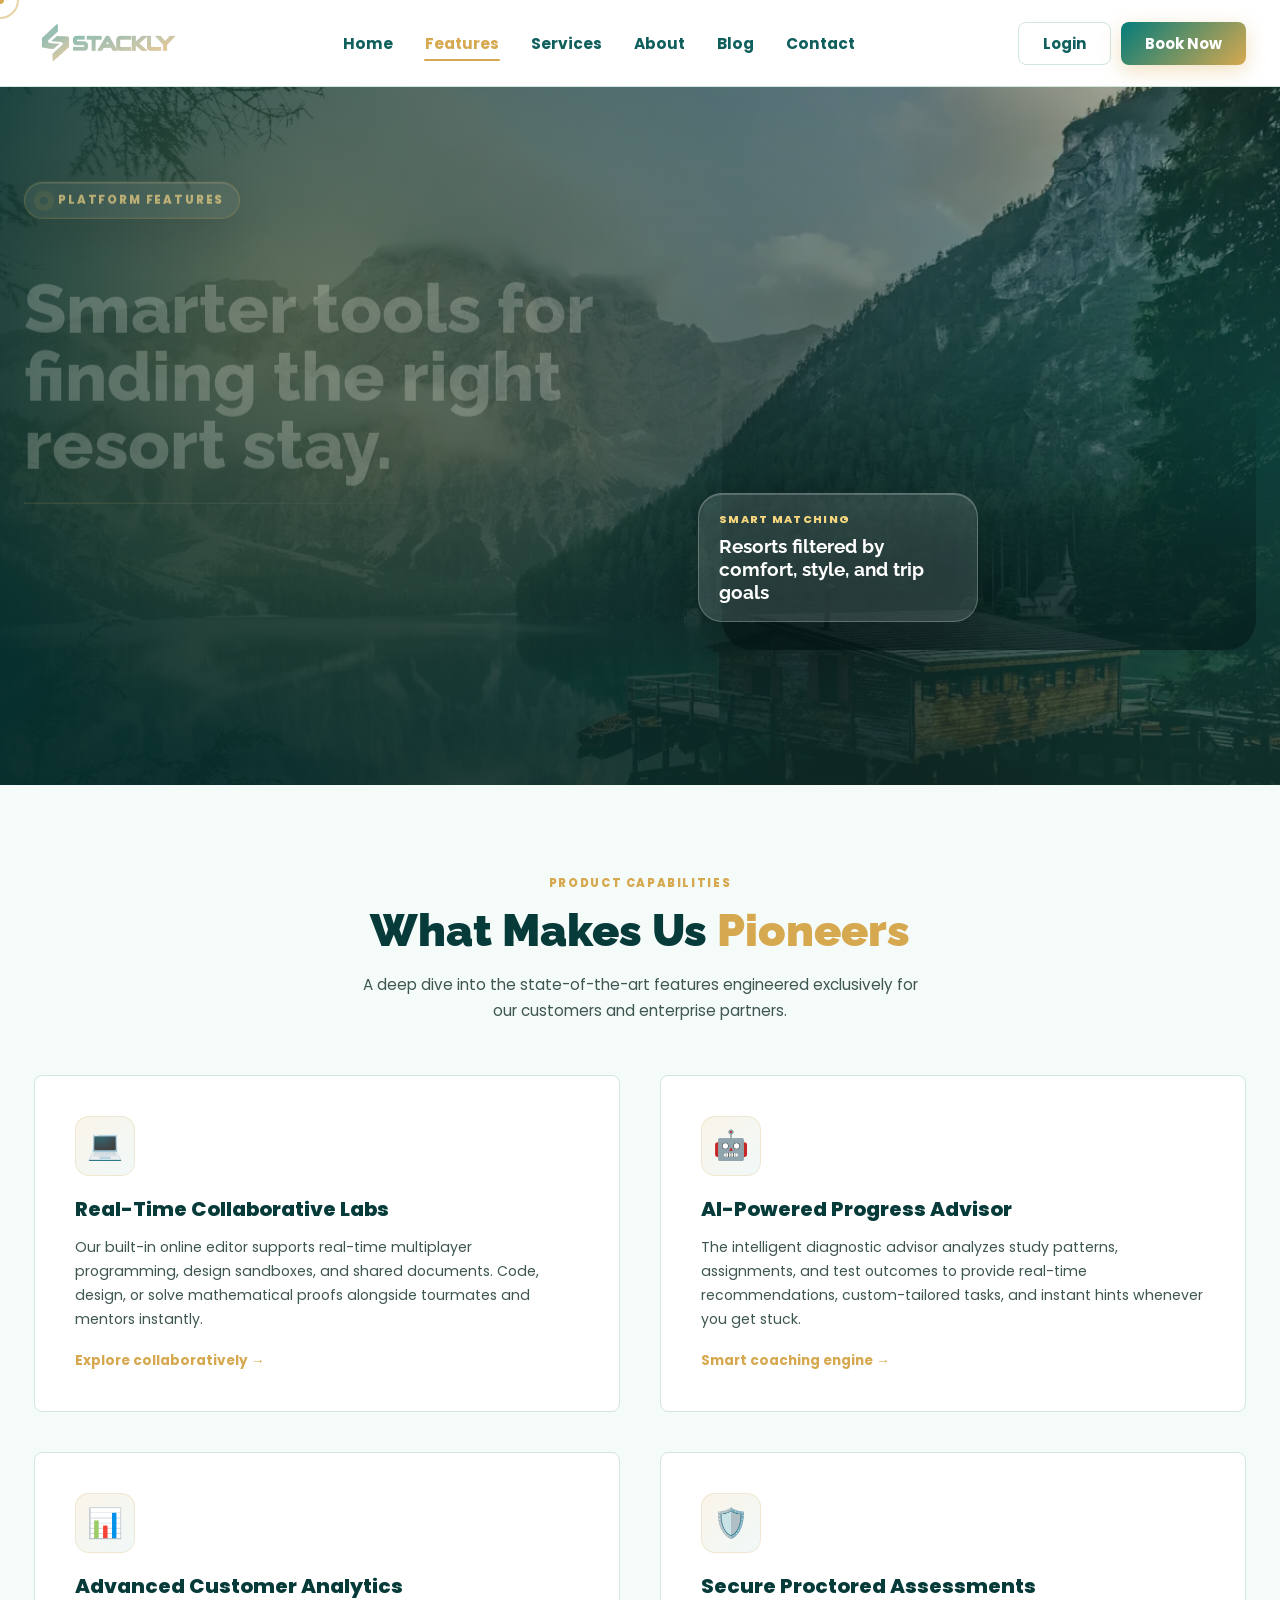
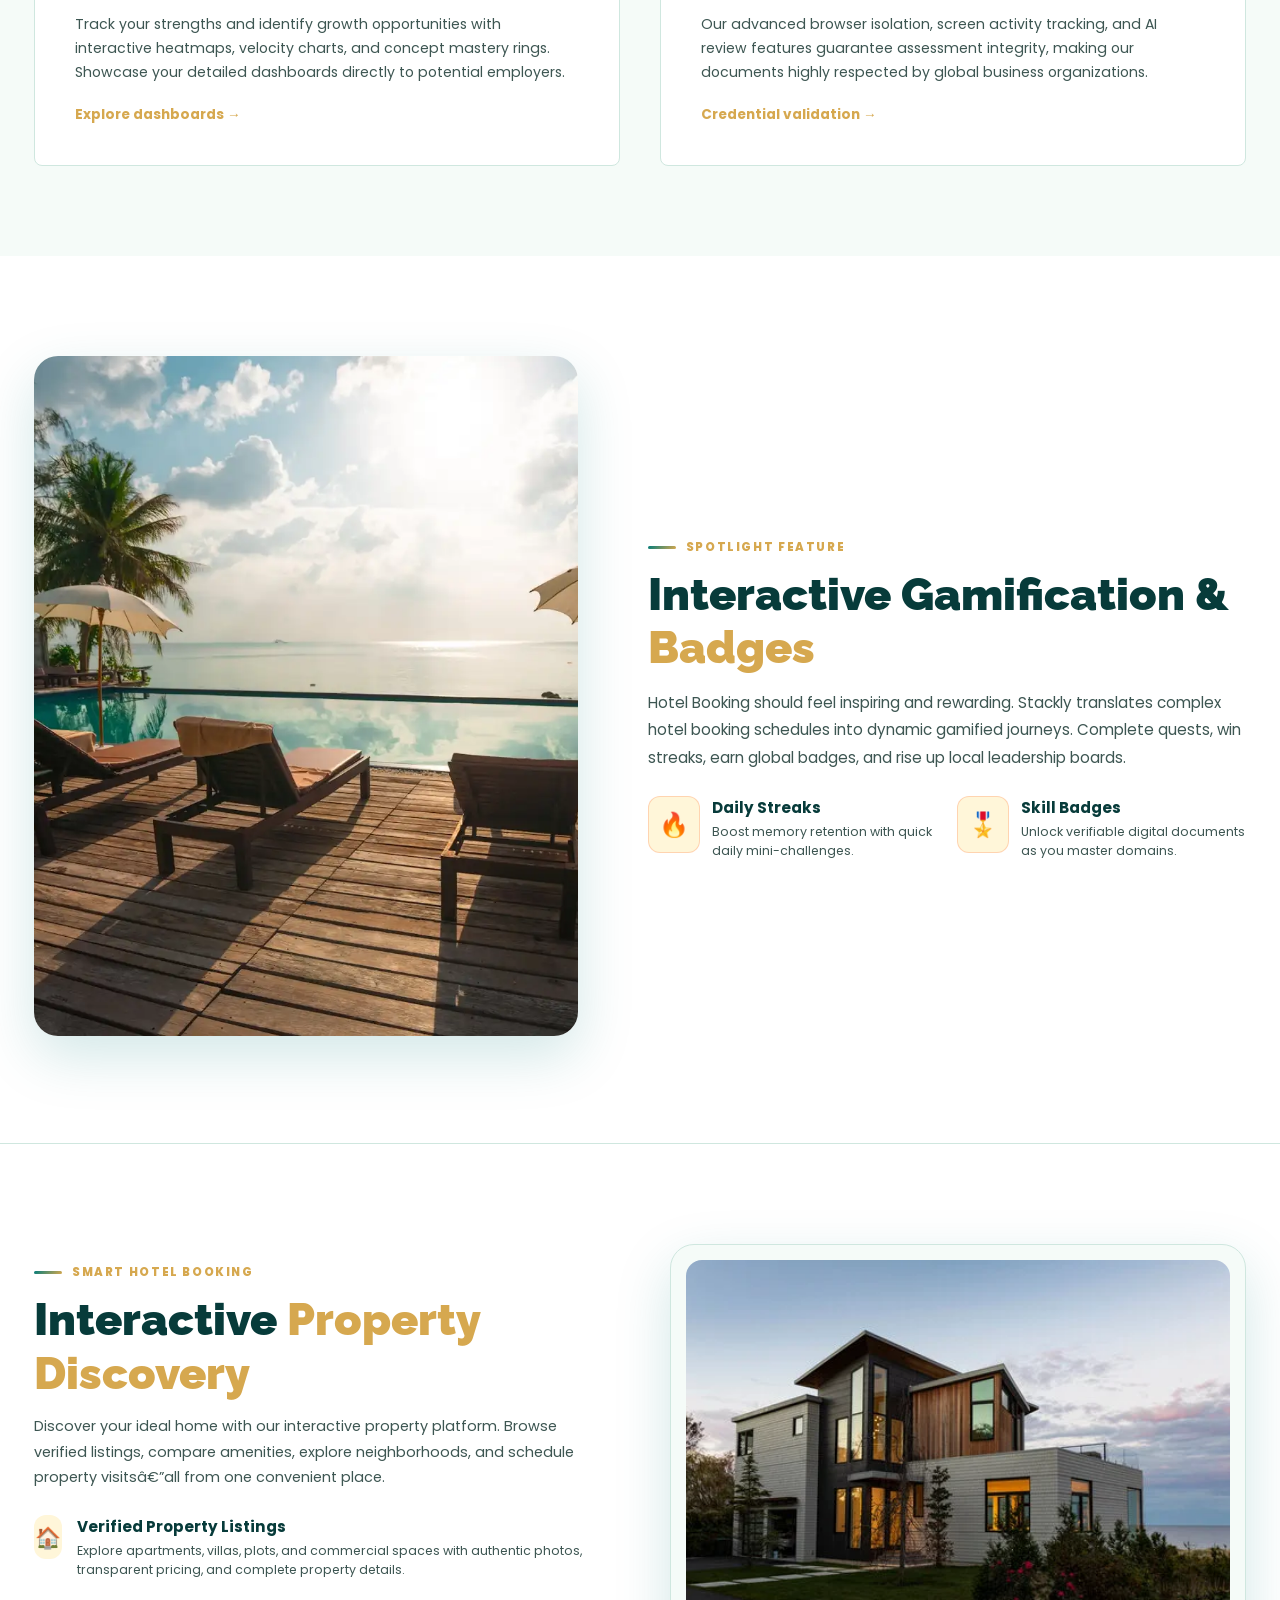
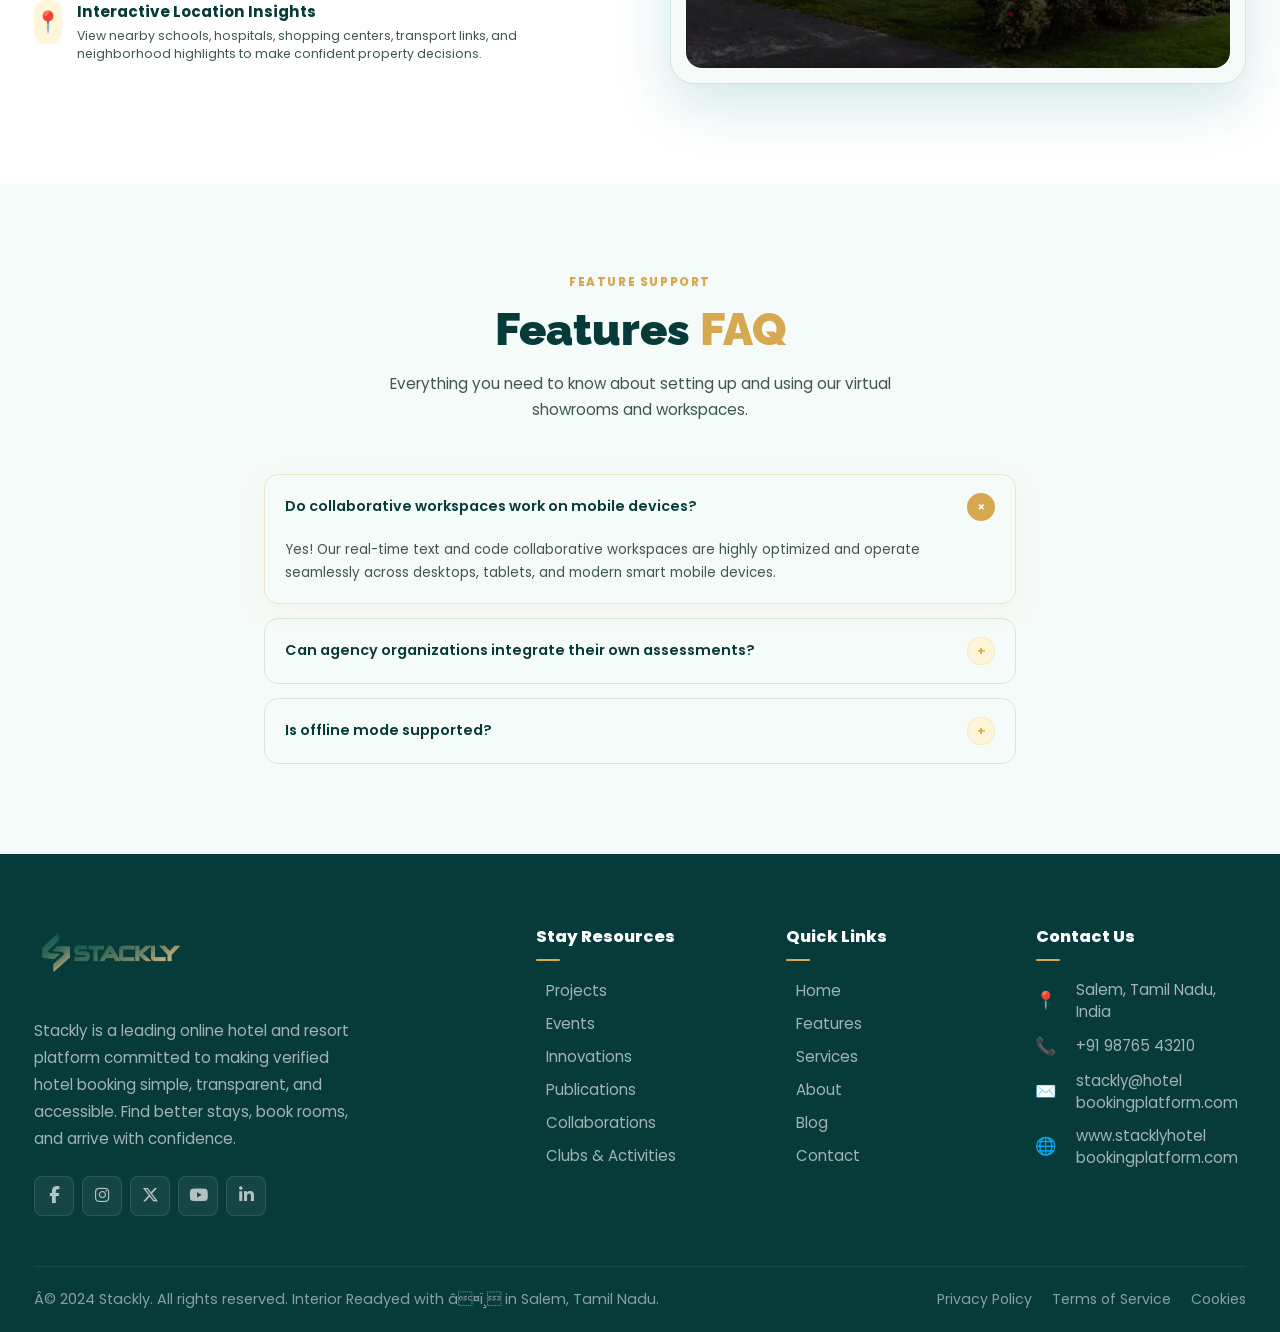
<file: features.html>
﻿<!DOCTYPE html>
<html lang="en">
<head>
<meta charset="UTF-8">
<meta name="viewport" content="width=device-width, initial-scale=1.0">
<title>Features - Stackly</title>
<link href="https://fonts.googleapis.com/css2?family=Poppins:wght@300;400;500;600;700;800;900&family=Raleway:wght@400;600;700;800;900&display=swap" rel="stylesheet">
<link rel="stylesheet" href="index.css">
<!-- GSAP CDN -->
<script src="https://cdnjs.cloudflare.com/ajax/libs/gsap/3.12.5/gsap.min.js"></script>
</head>
<body>

<!-- CURSOR -->
<div id="cur-dot"></div>
<div id="cur-ring"></div>

<!-- LOADER -->
<div id="loader">
  <div class="loader-edu-wrapper">
    <svg class="loader-edu-icon" viewBox="0 0 24 24" fill="none" xmlns="http://www.w3.org/2000/svg">
      <defs>
        <linearGradient id="eduGrad" x1="0%" y1="0%" x2="100%" y2="100%">
          <stop offset="0%" stop-color="#0d9488" />
          <stop offset="50%" stop-color="#ff6b35" />
          <stop offset="100%" stop-color="#ffcc00" />
        </linearGradient>
        <linearGradient id="eduGradFill" x1="0%" y1="0%" x2="100%" y2="100%">
          <stop offset="0%" stop-color="#0d9488" stop-opacity="0.1" />
          <stop offset="50%" stop-color="#ff6b35" stop-opacity="0.1" />
          <stop offset="100%" stop-color="#ffcc00" stop-opacity="0.1" />
        </linearGradient>
      </defs>
      <path d="M6 12v5c0 2 2 3 6 3s6-1 6-3v-5" stroke="url(#eduGrad)" stroke-width="2" stroke-linecap="round" stroke-linejoin="round" fill="url(#eduGradFill)"/>
      <path d="M2 10l10-5 10 5-10 5z" stroke="url(#eduGrad)" stroke-width="2" stroke-linecap="round" stroke-linejoin="round" fill="url(#eduGradFill)"/>
      <path d="M22 10v6" stroke="url(#eduGrad)" stroke-width="2" stroke-linecap="round" stroke-linejoin="round"/>
    </svg>
  </div>
  <div class="ld-logo">
    <img src="logo_gold.webp" alt="Stackly Logo" class="loader-logo-img">
  </div>
  <div class="ld-bar-bg"><div class="ld-bar"></div></div>
  <div class="ld-words">Loading cutting-edge features...</div>
</div>

<!-- SCROLL TOP -->
<div id="scrolltop" onclick="window.scrollTo({top:0,behavior:'smooth'})">↑</div>

</div>

<!-- NAVBAR -->
<nav id="navbar">
  <div class="nav-inner">
    <a href="index.html" class="nav-logo">
      <img src="logo_gold.webp" alt="Stackly Logo" class="nav-logo-img">
    </a>
    <ul class="nav-menu">
      <li><a href="index.html">Home</a></li>
      <li><a href="features.html" class="active">Features</a></li>
      <li><a href="services.html">Services</a></li>
      <li><a href="about.html">About</a></li>
      <li><a href="blog.html">Blog</a></li>
      <li><a href="contact.html">Contact</a></li>
    </ul>
    <div class="nav-actions">
      <button class="btn-login" onclick="location.href='login.html'">Login</button>
      <button class="btn-register" onclick="location.href='signup.html'">Book Now</button>
    </div>
    <div class="hamburger" id="ham">
      <span></span><span></span><span></span>
    </div>
  </div>
</nav>

<!-- MOBILE MENU -->
<div id="mob-menu">
  <span id="mob-close">✕</span>
  <div class="mob-menu-logo">
    <img src="logo_gold.webp" alt="Stackly Logo" style="height: 48px; object-fit: contain;">
  </div>
  <div class="mob-menu-links">
    <a href="index.html">Home</a>
    <a href="features.html" class="active">Features</a>
    <a href="services.html">Services</a>
    <a href="about.html">About</a>
    <a href="blog.html">Blog</a>
    <a href="contact.html">Contact</a>
  </div>
  <div class="mob-menu-actions">
    <a href="login.html" class="mob-menu-btn secondary">Login</a>
    <a href="signup.html" class="mob-menu-btn">Book Now</a>
  </div>
</div>

<!-- FEATURES HERO -->
<section id="features-hero" class="page-lux-hero page-lux-features">
  <div class="page-lux-bg"></div>
  <div class="page-lux-glow"></div>
  <div class="page-lux-shell">
    <div class="page-lux-copy">
      <div class="lux-badge"><span class="lux-badge-dot"></span>Platform Features</div>
      <h1 class="page-lux-title">Smarter tools for finding the right resort stay.</h1>
      <p class="page-lux-sub">Explore verified property discovery, guest analytics, secure booking support, and personalized recommendations built to make premium hotel and resort planning feel simple.</p>
      <div class="page-lux-actions features-hero-btns">
        <a href="404.html" class="lux-btn lux-btn-primary">Explore Features <span>&rarr;</span></a>
        <a href="404.html" class="lux-btn lux-btn-secondary">Request Demo</a>
      </div>
    </div>
    <div class="page-lux-visual">
      <img src="downloaded_images/mountain-resort.webp" alt="Mountain resort with premium booking features">
      <div class="page-lux-card">
        <span>Smart matching</span>
        <strong>Resorts filtered by comfort, style, and trip goals</strong>
      </div>
    </div>
  </div>
</section>

<!-- UNIQUE DETAILED FEATURES -->
<section id="details" style="background: var(--light); padding: 90px 0;">
  <div class="container">
    <div class="sec-head">
      <div class="sec-eyebrow">Product Capabilities</div>
      <h2 class="sec-title">What Makes Us <span>Pioneers</span></h2>
      <p class="sec-desc">A deep dive into the state-of-the-art features engineered exclusively for our customers and enterprise partners.</p>
    </div>

    <div class="grid-2col" style="gap: 40px; margin-top: 50px;">
      <!-- Feature Card 1 -->
      <div class="feat-card" style="padding: 40px; display: flex; flex-direction: column; justify-content: space-between;">
        <div>
          <div class="feat-icon" style="font-size: 1.8rem; width: 60px; height: 60px;">💻</div>
          <h3 style="font-size: 1.25rem; font-weight: 800; margin-bottom: 12px; color: var(--navy);">Real-Time Collaborative Labs</h3>
          <p style="font-size: 0.88rem; color: var(--gray); line-height: 1.7;">
            Our built-in online editor supports real-time multiplayer programming, design sandboxes, and shared documents. Code, design, or solve mathematical proofs alongside tourmates and mentors instantly.
          </p>
        </div>
        <a href="404.html" style="margin-top: 20px; font-weight: 700; color: var(--orange); font-size: 0.85rem; text-decoration: none;">Explore collaboratively &rarr;</a>
      </div>

      <!-- Feature Card 2 -->
      <div class="feat-card" style="padding: 40px; display: flex; flex-direction: column; justify-content: space-between;">
        <div>
          <div class="feat-icon" style="font-size: 1.8rem; width: 60px; height: 60px;">🤖</div>
          <h3 style="font-size: 1.25rem; font-weight: 800; margin-bottom: 12px; color: var(--navy);">AI-Powered Progress Advisor</h3>
          <p style="font-size: 0.88rem; color: var(--gray); line-height: 1.7;">
            The intelligent diagnostic advisor analyzes study patterns, assignments, and test outcomes to provide real-time recommendations, custom-tailored tasks, and instant hints whenever you get stuck.
          </p>
        </div>
        <a href="404.html" style="margin-top: 20px; font-weight: 700; color: var(--orange); font-size: 0.85rem; text-decoration: none;">Smart coaching engine &rarr;</a>
      </div>

      <!-- Feature Card 3 -->
      <div id="analytics" class="feat-card" style="padding: 40px; display: flex; flex-direction: column; justify-content: space-between;">
        <div>
          <div class="feat-icon" style="font-size: 1.8rem; width: 60px; height: 60px;">📊</div>
          <h3 style="font-size: 1.25rem; font-weight: 800; margin-bottom: 12px; color: var(--navy);">Advanced Customer Analytics</h3>
          <p style="font-size: 0.88rem; color: var(--gray); line-height: 1.7;">
            Track your strengths and identify growth opportunities with interactive heatmaps, velocity charts, and concept mastery rings. Showcase your detailed dashboards directly to potential employers.
          </p>
        </div>
        <a href="404.html" style="margin-top: 20px; font-weight: 700; color: var(--orange); font-size: 0.85rem; text-decoration: none;">Explore dashboards &rarr;</a>
      </div>

      <!-- Feature Card 4 -->
      <div class="feat-card" style="padding: 40px; display: flex; flex-direction: column; justify-content: space-between;">
        <div>
          <div class="feat-icon" style="font-size: 1.8rem; width: 60px; height: 60px;">🛡️</div>
          <h3 style="font-size: 1.25rem; font-weight: 800; margin-bottom: 12px; color: var(--navy);">Secure Proctored Assessments</h3>
          <p style="font-size: 0.88rem; color: var(--gray); line-height: 1.7;">
            Our advanced browser isolation, screen activity tracking, and AI review features guarantee assessment integrity, making our documents highly respected by global business organizations.
          </p>
        </div>
        <a href="404.html" style="margin-top: 20px; font-weight: 700; color: var(--orange); font-size: 0.85rem; text-decoration: none;">Credential validation &rarr;</a>
      </div>
    </div>
  </div>
</section>

<!-- VISUAL SPOTLIGHT -->
<section id="spotlight" style="background: #fff; padding: 100px 0;">
  <div class="container">
    <div class="grid-split-1-11" style="gap: 70px; align-items: center;">
      <div class="spotlight-left">
        <img src="downloaded_images/hotel-suite.webp" alt="Data Analytics Spotlight" style="width: 100%; border-radius: 24px; box-shadow: var(--shadow); object-fit: cover; aspect-ratio: 4/5;">
      </div>
      <div class="spotlight-right">
        <div class="sec-eyebrow">Spotlight Feature</div>
        <h2 class="sec-title">Interactive Gamification &amp; <span>Badges</span></h2>
        <p style="color: var(--gray); font-size: 0.95rem; line-height: 1.8; margin-bottom: 25px;">
          Hotel Booking should feel inspiring and rewarding. Stackly translates complex hotel booking schedules into dynamic gamified journeys. Complete quests, win streaks, earn global badges, and rise up local leadership boards.
        </p>
        <div class="grid-split-1-1" style="gap: 20px;">
          <div style="display: flex; gap: 12px; align-items: flex-start;">
            <div style="font-size: 1.5rem; background: var(--orange-light); padding: 10px; border-radius: 12px; border: 1px solid rgba(255,107,53,0.25);">🔥</div>
            <div>
              <h4 style="font-size: 0.95rem; font-weight: 700; color: var(--navy); margin-bottom: 4px;">Daily Streaks</h4>
              <p style="font-size: 0.78rem; color: var(--gray); line-height: 1.5;">Boost memory retention with quick daily mini-challenges.</p>
            </div>
          </div>
          <div style="display: flex; gap: 12px; align-items: flex-start;">
            <div style="font-size: 1.5rem; background: var(--orange-light); padding: 10px; border-radius: 12px; border: 1px solid rgba(255,107,53,0.25);">🎖️</div>
            <div>
              <h4 style="font-size: 0.95rem; font-weight: 700; color: var(--navy); margin-bottom: 4px;">Skill Badges</h4>
              <p style="font-size: 0.78rem; color: var(--gray); line-height: 1.5;">Unlock verifiable digital documents as you master domains.</p>
            </div>
          </div>
        </div>
      </div>
    </div>
  </div>
</section>
<!-- PROPERTY DISCOVERY SECTION -->
<section id="sandbox-spotlight" style="background: #fff; padding: 100px 0; overflow: hidden; border-top: 1px solid var(--border);">
  <div class="container">
    <div class="grid-split-1-1" style="gap: 60px; align-items: center;">

      <div class="rv-l">
        <div class="sec-eyebrow">Smart Hotel Booking</div>
        <h2 class="sec-title">Interactive <span>Property Discovery</span></h2>

        <p style="color: var(--gray); font-size: 0.9rem; line-height: 1.75; margin-bottom: 25px;">
          Discover your ideal home with our interactive property platform. Browse verified listings, compare amenities, explore neighborhoods, and schedule property visitsâ€”all from one convenient place.
        </p>

        <div style="display:flex; flex-direction:column; gap:20px;">

          <div style="display:flex; gap:15px; align-items:flex-start;">
            <div style="font-size:1.3rem; background:var(--orange-light); color:var(--orange); width:44px; height:44px; display:flex; align-items:center; justify-content:center; border-radius:12px; font-weight:700;">
              🏠
            </div>
            <div>
              <h4 style="font-size:0.95rem; font-weight:700; color:var(--navy); margin-bottom:4px;">
                Verified Property Listings
              </h4>
              <p style="font-size:0.78rem; color:var(--gray); line-height:1.5;">
                Explore apartments, villas, plots, and commercial spaces with authentic photos, transparent pricing, and complete property details.
              </p>
            </div>
          </div>

          <div style="display:flex; gap:15px; align-items:flex-start;">
            <div style="font-size:1.3rem; background:var(--orange-light); color:var(--orange); width:44px; height:44px; display:flex; align-items:center; justify-content:center; border-radius:12px; font-weight:700;">
              📍
            </div>
            <div>
              <h4 style="font-size:0.95rem; font-weight:700; color:var(--navy); margin-bottom:4px;">
                Interactive Location Insights
              </h4>
              <p style="font-size:0.78rem; color:var(--gray); line-height:1.5;">
                View nearby schools, hospitals, shopping centers, transport links, and neighborhood highlights to make confident property decisions.
              </p>
            </div>
          </div>

        </div>
      </div>

      <div class="rv-r" style="position:relative;">
        <div style="background:var(--light); border:1px solid var(--border); padding:15px; border-radius:24px; box-shadow:var(--shadow);">
          <img src="downloaded_images/house2.webp"
               alt="Luxury Residential Property"
               style="width:100%; border-radius:16px; display:block; object-fit:cover; aspect-ratio:4/3;">
        </div>
      </div>

    </div>
  </div>
</section>

<!-- FEATURE FAQ -->
<section id="faq" style="background: var(--light); padding: 90px 0;">
  <div class="container" style="max-width: 800px;">
    <div class="sec-head">
      <div class="sec-eyebrow">Feature Support</div>
      <h2 class="sec-title">Features <span>FAQ</span></h2>
      <p class="sec-desc">Everything you need to know about setting up and using our virtual showrooms and workspaces.</p>
    </div>
    
    <div class="faq-list" style="margin-top: 40px;">
      <div class="faq-item open">
        <div class="faq-q">Do collaborative workspaces work on mobile devices? <span class="faq-icon">+</span></div>
        <div class="faq-a"><div class="faq-a-inner">Yes! Our real-time text and code collaborative workspaces are highly optimized and operate seamlessly across desktops, tablets, and modern smart mobile devices.</div></div>
      </div>
      <div class="faq-item">
        <div class="faq-q">Can agency organizations integrate their own assessments? <span class="faq-icon">+</span></div>
        <div class="faq-a"><div class="faq-a-inner">Absolutely. We offer complete custom integrations via LTI, allowing agencys, colleges, and training academies to host, monitor, and evaluate their own private quizzes and exams.</div></div>
      </div>
      <div class="faq-item">
        <div class="faq-q">Is offline mode supported? <span class="faq-icon">+</span></div>
        <div class="faq-a"><div class="faq-a-inner">Yes, you can download booking vouchers, travel guides, and resort itineraries to explore offline. Your status, files, and progress will automatically sync once you return online.</div></div>
      </div>
    </div>
  </div>
</section>

<!-- FOOTER -->
<footer>
  <div class="container">
    <div class="footer-grid">
      <div class="fg-brand">
        <a href="index.html" class="nav-logo" style="margin-bottom:12px; display:inline-block;">
          <img src="logo_gold.webp" alt="Stackly Logo" class="footer-logo-img">
        </a>
        <p>Stackly is a leading online hotel and resort platform committed to making verified hotel booking simple, transparent, and accessible. Find better stays, book rooms, and arrive with confidence.</p>
        <link rel="stylesheet" href="https://cdnjs.cloudflare.com/ajax/libs/font-awesome/6.7.2/css/all.min.css">

<div class="foot-soc">
    <a class="fsoc" href="404.html" aria-label="Facebook">
        <i class="fab fa-facebook-f"></i>
    </a>

    <a class="fsoc" href="404.html" aria-label="Instagram">
        <i class="fab fa-instagram"></i>
    </a>

    <a class="fsoc" href="404.html" aria-label="Twitter">
        <i class="fab fa-x-twitter"></i>
    </a>

    <a class="fsoc" href="404.html" aria-label="YouTube">
        <i class="fab fa-youtube"></i>
    </a>

    <a class="fsoc" href="404.html" aria-label="LinkedIn">
        <i class="fab fa-linkedin-in"></i>
    </a>
</div>
      </div>
      <div class="fg-col">
        <h4>Stay Resources</h4>
        <ul>
          <li><a href="404.html">Projects</a></li>
          <li><a href="404.html">Events</a></li>
          <li><a href="404.html">Innovations</a></li>
          <li><a href="404.html">Publications</a></li>
          <li><a href="404.html">Collaborations</a></li>
          <li><a href="404.html">Clubs & Activities</a></li>
        </ul>
      </div>
      <div class="fg-col">
      <h4>Quick Links</h4>
        <ul>
          <li><a href="index.html">Home</a></li>
          <li><a href="features.html">Features</a></li>
          <li><a href="services.html">Services</a></li>
          <li><a href="about.html">About</a></li>
          <li><a href="blog.html">Blog</a></li>
          <li><a href="contact.html">Contact</a></li>
        </ul>
      </div>
      <div class="fg-col">
      <h4>Contact Us</h4>
         <ul class="footer-contact-list">
          <li><span class="fc-icon">📍</span> <a href="404.html">Salem, Tamil Nadu, India</a></li>
          <li><span class="fc-icon">📞</span> <a href="404.html">+91 98765 43210</a></li>
          <li><span class="fc-icon">✉️</span> <a href="404.html">stackly@hotel bookingplatform.com</a></li>
          <li><span class="fc-icon">🌐</span> <a href="404.html"> www.stacklyhotel bookingplatform.com</a></li>
        </ul>
      </div>
    </div>
    <div class="foot-bottom">
      <p>Â© 2024 Stackly. All rights reserved. Interior Readyed with â¤ï¸ in Salem, Tamil Nadu.</p>
      <div class="foot-links">
        <a href="404.html">Privacy Policy</a>
        <a href="404.html">Terms of Service</a>
        <a href="404.html">Cookies</a>
      </div>
    </div>
  </div>
</footer>

<script>
/* ===== LOADER TRANSITION ===== */
const logo = document.querySelector('a.nav-logo');
if (logo) {
  logo.addEventListener('click', (e) => {
    e.preventDefault();
    const loader = document.getElementById('loader');
    if (loader) {
      loader.classList.add('show');
      setTimeout(() => {
        window.location.href = logo.getAttribute('href');
      }, 1500);
    } else {
      window.location.href = logo.getAttribute('href');
    }
  });
}

/* ===== CURSOR ===== */
const cd=document.getElementById('cur-dot'),cr=document.getElementById('cur-ring');
let mx=0,my=0,rx=0,ry=0;
document.addEventListener('mousemove',e=>{mx=e.clientX;my=e.clientY});
(function ac(){cd.style.left=mx+'px';cd.style.top=my+'px';rx+=(mx-rx)*.12;ry+=(my-ry)*.12;cr.style.left=rx+'px';cr.style.top=ry+'px';requestAnimationFrame(ac)})();
document.querySelectorAll('a,button,.feat-card').forEach(el=>{
  el.addEventListener('mouseenter',()=>cr.classList.add('big'));
  el.addEventListener('mouseleave',()=>cr.classList.remove('big'));
});

/* ===== NAVBAR SCROLL ===== */
const nb=document.getElementById('navbar');
window.addEventListener('scroll',()=>{
  nb.classList.toggle('scrolled',scrollY>80);
  document.getElementById('scrolltop').classList.toggle('show',scrollY>400);
});

/* ===== MOBILE MENU ===== */
document.getElementById('ham').addEventListener('click',()=>{
  document.getElementById('mob-menu').classList.add('open');
  document.body.classList.add('no-scroll');
  document.documentElement.classList.add('no-scroll');
});
document.getElementById('mob-close').addEventListener('click',()=>{
  document.getElementById('mob-menu').classList.remove('open');
  document.body.classList.remove('no-scroll');
  document.documentElement.classList.remove('no-scroll');
});
document.querySelectorAll('#mob-menu a').forEach(a=>a.addEventListener('click',()=>{
  document.getElementById('mob-menu').classList.remove('open');
  document.body.classList.remove('no-scroll');
  document.documentElement.classList.remove('no-scroll');
}));

/* ===== FAQ ACCORDION ===== */
document.querySelectorAll('.faq-q').forEach(q=>{
  q.addEventListener('click',function(){
    const item=this.parentElement;
    const isOpen=item.classList.contains('open');
    document.querySelectorAll('.faq-item').forEach(i=>i.classList.remove('open'));
    if(!isOpen)item.classList.add('open');
  });
});

/* ===== GSAP HERO TEXT ANIMATIONS ===== */
window.addEventListener('load', () => {
  setTimeout(() => {
    if (typeof gsap !== 'undefined') {
      gsap.from("#features-hero .lux-badge", { opacity: 0, y: -20, duration: 0.8, ease: "power2.out" });
      gsap.from("#features-hero .page-lux-title", { opacity: 0, y: 30, duration: 1, delay: 0.2, ease: "power3.out" });
      gsap.from("#features-hero .page-lux-sub", { opacity: 0, y: 20, duration: 1, delay: 0.4, ease: "power2.out" });
      gsap.from(".features-hero-btns", { opacity: 0, scale: 0.95, duration: 0.8, delay: 0.6, ease: "back.out(1.5)" });
      gsap.from("#features-hero img", { opacity: 0, x: 40, duration: 1.2, delay: 0.4, ease: "power3.out" });
    }
  }, 1500);
});

/* ===== SCROLL REVEAL ===== */
const ro=new IntersectionObserver(entries=>{
  entries.forEach(e=>{if(e.isIntersecting)e.target.classList.add('show')});
},{threshold:.1,rootMargin:'0px 0px -40px 0px'});
document.querySelectorAll('.rv,.rv-l,.rv-r').forEach(el=>ro.observe(el));
</script>
</body>
</html>
</file>
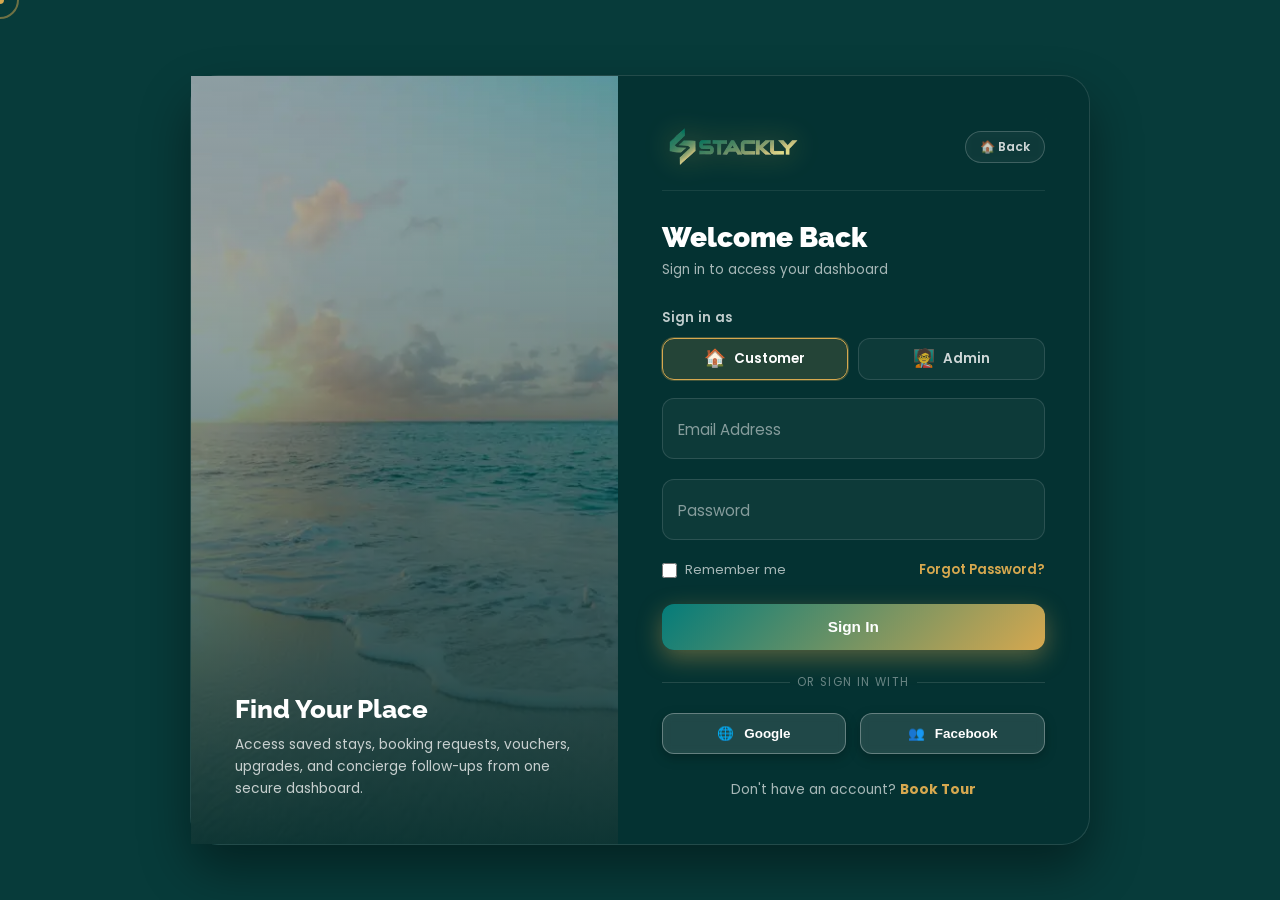
<file: login.html>
﻿<!DOCTYPE html>
<html lang="en">
<head>
<meta charset="UTF-8">
<meta name="viewport" content="width=device-width, initial-scale=1.0">
<title>Sign In - Stackly</title>
<link href="https://fonts.googleapis.com/css2?family=Poppins:wght@300;400;500;600;700;800;900&family=Raleway:wght@400;600;700;800;900&display=swap" rel="stylesheet">
<link rel="stylesheet" href="index.css">
<!-- GSAP CDN -->
<script src="https://cdnjs.cloudflare.com/ajax/libs/gsap/3.12.5/gsap.min.js"></script>
</head>
<body>

<!-- CURSOR -->
<div id="cur-dot"></div>
<div id="cur-ring"></div>

<!-- LOADER -->
<div id="loader">
  <div class="loader-edu-wrapper">
    <svg class="loader-edu-icon" viewBox="0 0 24 24" fill="none" xmlns="http://www.w3.org/2000/svg">
      <defs>
        <linearGradient id="eduGrad" x1="0%" y1="0%" x2="100%" y2="100%">
          <stop offset="0%" stop-color="#0d9488" />
          <stop offset="50%" stop-color="#ff6b35" />
          <stop offset="100%" stop-color="#ffcc00" />
        </linearGradient>
        <linearGradient id="eduGradFill" x1="0%" y1="0%" x2="100%" y2="100%">
          <stop offset="0%" stop-color="#0d9488" stop-opacity="0.1" />
          <stop offset="50%" stop-color="#ff6b35" stop-opacity="0.1" />
          <stop offset="100%" stop-color="#ffcc00" stop-opacity="0.1" />
        </linearGradient>
      </defs>
      <path d="M6 12v5c0 2 2 3 6 3s6-1 6-3v-5" stroke="url(#eduGrad)" stroke-width="2" stroke-linecap="round" stroke-linejoin="round" fill="url(#eduGradFill)"/>
      <path d="M2 10l10-5 10 5-10 5z" stroke="url(#eduGrad)" stroke-width="2" stroke-linecap="round" stroke-linejoin="round" fill="url(#eduGradFill)"/>
      <path d="M22 10v6" stroke="url(#eduGrad)" stroke-width="2" stroke-linecap="round" stroke-linejoin="round"/>
    </svg>
  </div>
  <div class="ld-logo">
    <img src="logo_gold.webp" alt="Stackly Logo" class="loader-logo-img">
  </div>
  <div class="ld-bar-bg"><div class="ld-bar"></div></div>
  <div class="ld-words">Opening secure portal...</div>
</div>

  <div id="login-page">
    <!-- Login Card Container (Split Layout) -->
    <div class="login-card">
    
    <!-- Left Side: Visual hotel and resort-themed image -->
    <div class="login-visual">
      <img src="downloaded_images/beach-resort.webp" alt="Hotel & Resort Theme Image">
      <div class="login-visual-overlay"></div>
      <div class="login-visual-text">
        <h3>Find Your Place</h3>
        <p>Access saved stays, booking requests, vouchers, upgrades, and concierge follow-ups from one secure dashboard.</p>
      </div>
    </div>

    <!-- Right Side: Form & Navigation Links inside this box -->
    <div class="login-form-side">
      <!-- Box Header (Logo and Back button option inside the box) -->
      <div class="login-box-header">
        <a href="index.html" class="nav-logo">
          <img src="logo_gold.webp" alt="Stackly Logo" class="nav-logo-img">
        </a>
        <a href="index.html" class="btn-back-home">🏠 Back</a>
      </div>

      <div class="login-header">
        <h2>Welcome Back</h2>
        <p>Sign in to access your dashboard</p>
      </div>

      <form onsubmit="handleLogin(event)">

        <!-- Role Selection -->
        <div class="role-selector">
          <span class="role-label">Sign in as</span>
          <div class="role-options">
            <label class="role-option">
              <input type="radio" name="role" value="customer" checked>
              <span class="role-chip">
                <span class="role-icon">🏠</span>
                <span class="role-text">Customer</span>
              </span>
            </label>
            <label class="role-option">
              <input type="radio" name="role" value="admin">
              <span class="role-chip">
                <span class="role-icon">🧑‍🏫</span>
                <span class="role-text">Admin</span>
              </span>
            </label>
          </div>
        </div>

        <!-- Email Field -->
        <div class="form-float">
          <input type="email" id="email" placeholder=" " required autocomplete="email" pattern="^[^\s@]+@[^\s@]+\.com$" title="Please enter a valid email address ending in .com">
          <label for="email">Email Address</label>
        </div>

        <!-- Password Field -->
        <div class="form-float">
          <input type="password" id="password" placeholder=" " required autocomplete="current-password" minlength="6">
          <label for="password">Password</label>
        </div>

        <!-- Remember Me & Forgot Password -->
        <div class="login-options">
          <label>
            <input type="checkbox" id="remember"> Remember me
          </label>
          <a href="404.html">Forgot Password?</a>
        </div>

        <!-- Submit Button -->
        <button type="submit" class="btn-login-submit">Sign In</button>

        <!-- Social Login Divider -->
        <div class="social-login-sep">or sign in with</div>

        <!-- Social Login Grid -->
        <div class="social-login-grid">
          <button type="button" class="btn-social-login" onclick="handleSocialLogin('Google');">
            <span>🌐</span> Google
          </button>
          <button type="button" class="btn-social-login" onclick="handleSocialLogin('Facebook');">
            <span>👥</span> Facebook
          </button>
        </div>

        <!-- Footer Info -->
        <div class="login-footer">
          Don't have an account? <a href="signup.html">Book Tour</a>
        </div>
      </form>
    </div>

  </div>
</div>

<script>
/* ===== LOADER TRANSITION ===== */
const logo = document.querySelector('.login-box-header a.nav-logo');
const backHome = document.querySelector('.btn-back-home');

const handleTransition = (e, url) => {
  if (e) e.preventDefault();
  const loader = document.getElementById('loader');
  if (loader) {
    loader.classList.add('show');
    setTimeout(() => {
      window.location.href = url;
    }, 1500);
  } else {
    window.location.href = url;
  }
};

if (logo) logo.addEventListener('click', (e) => handleTransition(e, logo.getAttribute('href')));
if (backHome) backHome.addEventListener('click', (e) => handleTransition(e, backHome.getAttribute('href')));

/* ===== LOGIN FLOW ===== */
const handleLogin = (e) => {
  e.preventDefault();
  const emailVal = document.getElementById('email').value;
  const roleVal = document.querySelector('input[name="role"]:checked').value;
  
  localStorage.setItem('userEmail', emailVal);
  localStorage.setItem('userRole', roleVal);
  
  handleTransition(null, 'dashboard.html');
};

const handleSocialLogin = (provider) => {
  window.location.href = '404.html';
};

/* ===== CURSOR ===== */
const cd=document.getElementById('cur-dot'),cr=document.getElementById('cur-ring');
let mx=0,my=0,rx=0,ry=0;
document.addEventListener('mousemove',e=>{mx=e.clientX;my=e.clientY});
(function ac(){cd.style.left=mx+'px';cd.style.top=my+'px';rx+=(mx-rx)*.12;ry+=(my-ry)*.12;cr.style.left=rx+'px';cr.style.top=ry+'px';requestAnimationFrame(ac)})();
document.querySelectorAll('a,button,.btn-social-login').forEach(el=>{
  el.addEventListener('mouseenter',()=>cr.classList.add('big'));
  el.addEventListener('mouseleave',()=>cr.classList.remove('big'));
});
</script>
</body>
</html>
</file>
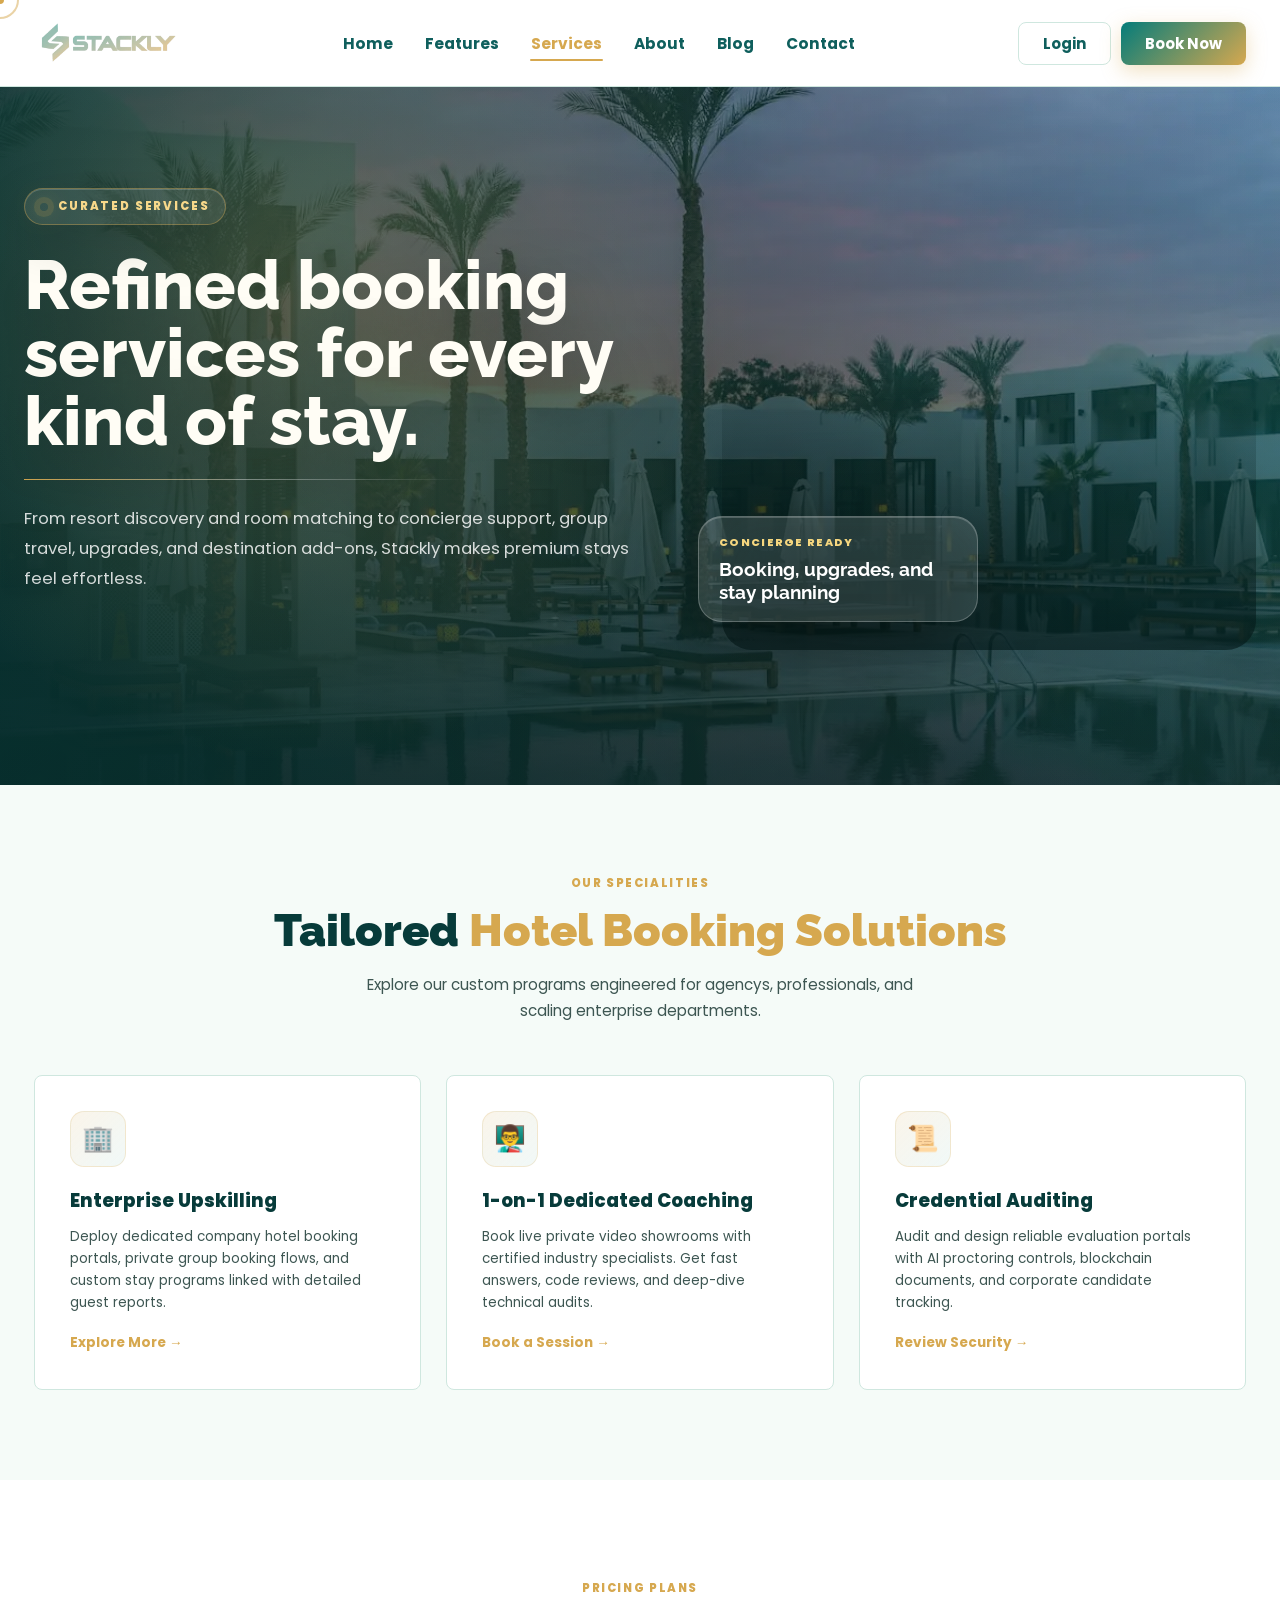
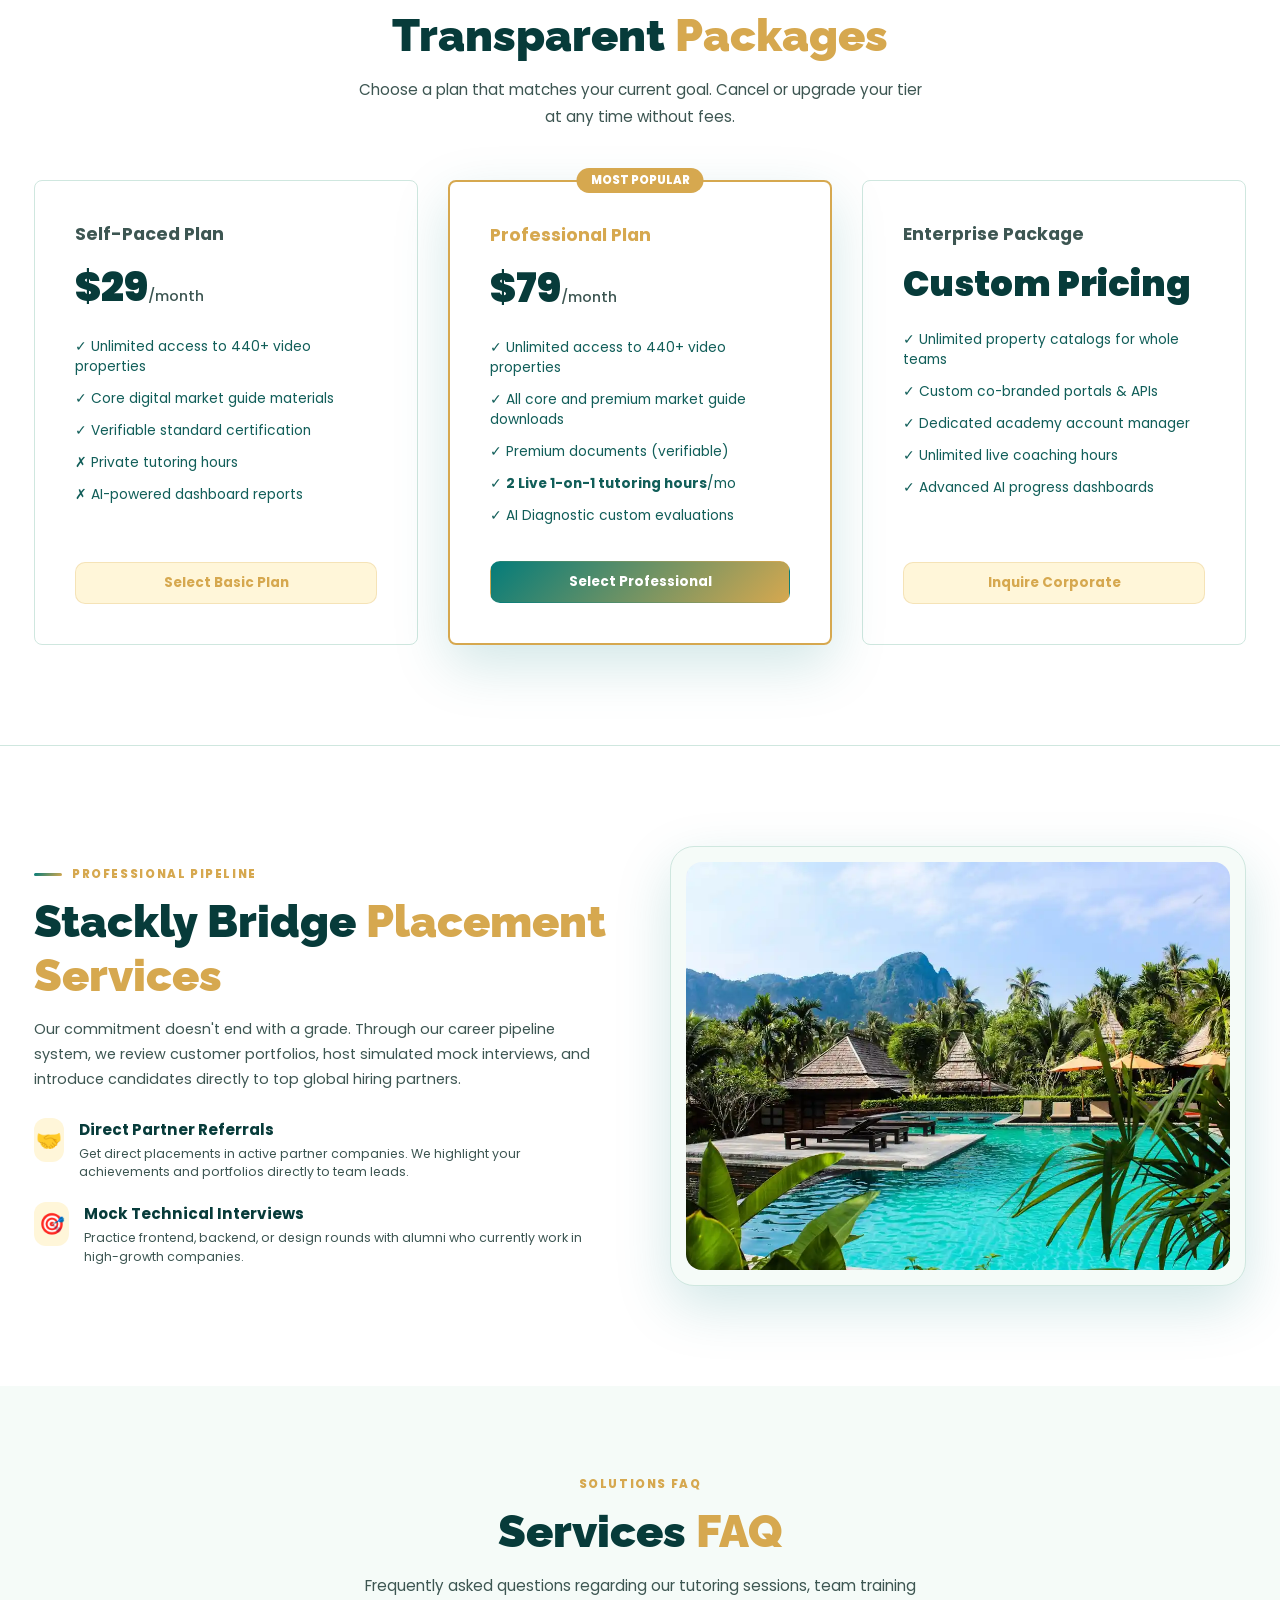
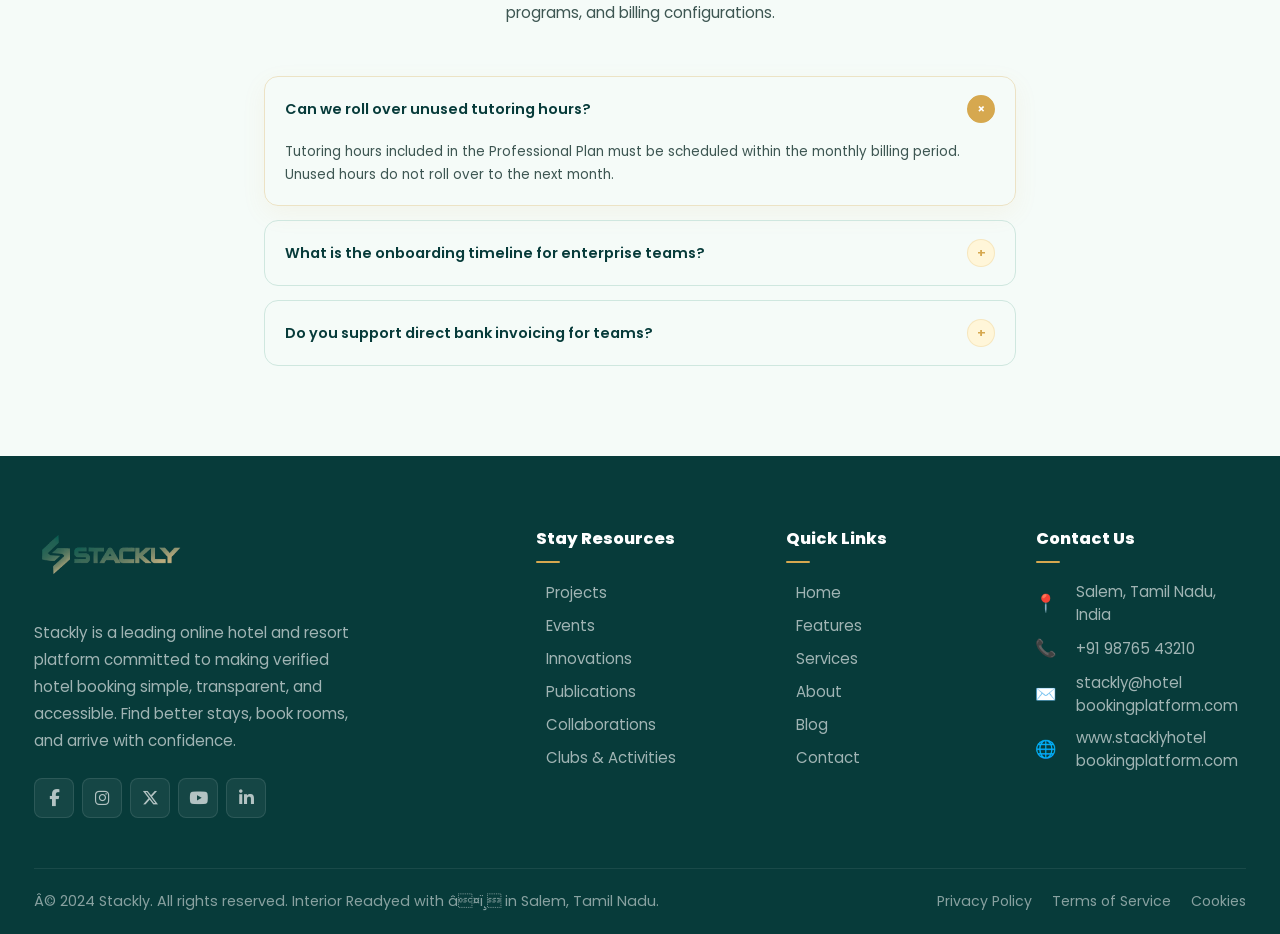
<file: services.html>
﻿<!DOCTYPE html>
<html lang="en">
<head>
<meta charset="UTF-8">
<meta name="viewport" content="width=device-width, initial-scale=1.0">
<title>Services - Stackly</title>
<link href="https://fonts.googleapis.com/css2?family=Poppins:wght@300;400;500;600;700;800;900&family=Raleway:wght@400;600;700;800;900&display=swap" rel="stylesheet">
<link rel="stylesheet" href="index.css">
<!-- GSAP CDN -->
<script src="https://cdnjs.cloudflare.com/ajax/libs/gsap/3.12.5/gsap.min.js"></script>
</head>
<body>

<!-- CURSOR -->
<div id="cur-dot"></div>
<div id="cur-ring"></div>

<!-- LOADER -->
<div id="loader">
  <div class="loader-edu-wrapper">
    <svg class="loader-edu-icon" viewBox="0 0 24 24" fill="none" xmlns="http://www.w3.org/2000/svg">
      <defs>
        <linearGradient id="eduGrad" x1="0%" y1="0%" x2="100%" y2="100%">
          <stop offset="0%" stop-color="#0d9488" />
          <stop offset="50%" stop-color="#ff6b35" />
          <stop offset="100%" stop-color="#ffcc00" />
        </linearGradient>
        <linearGradient id="eduGradFill" x1="0%" y1="0%" x2="100%" y2="100%">
          <stop offset="0%" stop-color="#0d9488" stop-opacity="0.1" />
          <stop offset="50%" stop-color="#ff6b35" stop-opacity="0.1" />
          <stop offset="100%" stop-color="#ffcc00" stop-opacity="0.1" />
        </linearGradient>
      </defs>
      <path d="M6 12v5c0 2 2 3 6 3s6-1 6-3v-5" stroke="url(#eduGrad)" stroke-width="2" stroke-linecap="round" stroke-linejoin="round" fill="url(#eduGradFill)"/>
      <path d="M2 10l10-5 10 5-10 5z" stroke="url(#eduGrad)" stroke-width="2" stroke-linecap="round" stroke-linejoin="round" fill="url(#eduGradFill)"/>
      <path d="M22 10v6" stroke="url(#eduGrad)" stroke-width="2" stroke-linecap="round" stroke-linejoin="round"/>
    </svg>
  </div>
  <div class="ld-logo">
    <img src="logo_gold.webp" alt="Stackly Logo" class="loader-logo-img">
  </div>
  <div class="ld-bar-bg"><div class="ld-bar"></div></div>
  <div class="ld-words">Loading services and plans...</div>
</div>

<!-- SCROLL TOP -->
<div id="scrolltop" onclick="window.scrollTo({top:0,behavior:'smooth'})">↑</div>

</div>

<!-- NAVBAR -->
<nav id="navbar">
  <div class="nav-inner">
    <a href="index.html" class="nav-logo">
      <img src="logo_gold.webp" alt="Stackly Logo" class="nav-logo-img">
    </a>
    <ul class="nav-menu">
      <li><a href="index.html">Home</a></li>
      <li><a href="features.html">Features</a></li>
      <li><a href="services.html" class="active">Services</a></li>
      <li><a href="about.html">About</a></li>
      <li><a href="blog.html">Blog</a></li>
      <li><a href="contact.html">Contact</a></li>
    </ul>
    <div class="nav-actions">
      <button class="btn-login" onclick="location.href='login.html'">Login</button>
      <button class="btn-register" onclick="location.href='signup.html'">Book Now</button>
    </div>
    <div class="hamburger" id="ham">
      <span></span><span></span><span></span>
    </div>
  </div>
</nav>

<!-- MOBILE MENU -->
<div id="mob-menu">
  <span id="mob-close">✕</span>
  <div class="mob-menu-logo">
    <img src="logo_gold.webp" alt="Stackly Logo" style="height: 48px; object-fit: contain;">
  </div>
  <div class="mob-menu-links">
    <a href="index.html">Home</a>
    <a href="features.html">Features</a>
    <a href="services.html" class="active">Services</a>
    <a href="about.html">About</a>
    <a href="blog.html">Blog</a>
    <a href="contact.html">Contact</a>
  </div>
  <div class="mob-menu-actions">
    <a href="login.html" class="mob-menu-btn secondary">Login</a>
    <a href="signup.html" class="mob-menu-btn">Book Now</a>
  </div>
</div>

<!-- SERVICES HERO -->
<section id="services-hero" class="page-lux-hero page-lux-services">
  <div class="page-lux-bg"></div>
  <div class="page-lux-glow"></div>
  <div class="page-lux-shell">
    <div class="page-lux-copy">
      <div class="lux-badge"><span class="lux-badge-dot"></span>Curated Services</div>
      <h1 class="page-lux-title">Refined booking services for every kind of stay.</h1>
      <p class="page-lux-sub">From resort discovery and room matching to concierge support, group travel, upgrades, and destination add-ons, Stackly makes premium stays feel effortless.</p>
      <div class="page-lux-actions services-hero-btns">
        <a href="404.html" class="lux-btn lux-btn-primary">View All Services <span>&rarr;</span></a>
        <a href="404.html" class="lux-btn lux-btn-secondary">Compare Plans</a>
      </div>
    </div>
    <div class="page-lux-visual">
      <img src="downloaded_images/luxury-hotel.webp" alt="Luxury hotel suite and service setting">
      <div class="page-lux-card">
        <span>Concierge ready</span>
        <strong>Booking, upgrades, and stay planning</strong>
      </div>
    </div>
  </div>
</section>

<!-- SERVICES CARDS SECTION -->
<section id="all-services" style="background: var(--light); padding: 90px 0;">
  <div class="container">
    <div class="sec-head">
      <div class="sec-eyebrow">Our Specialities</div>
      <h2 class="sec-title">Tailored <span>Hotel Booking Solutions</span></h2>
      <p class="sec-desc">Explore our custom programs engineered for agencys, professionals, and scaling enterprise departments.</p>
    </div>

    <div class="grid-3col" style="gap: 25px; margin-top: 50px;">
      <!-- Service 1 -->
      <div class="feat-card" style="padding: 35px;">
        <div class="feat-icon" style="font-size: 1.6rem; width: 56px; height: 56px; margin-bottom: 20px;">🏢</div>
        <h3 style="font-size: 1.15rem; font-weight: 800; margin-bottom: 12px; color: var(--navy);">Enterprise Upskilling</h3>
        <p style="font-size: 0.84rem; color: var(--gray); line-height: 1.65; margin-bottom: 15px;">
          Deploy dedicated company hotel booking portals, private group booking flows, and custom stay programs linked with detailed guest reports.
        </p>
        <a href="404.html" style="color: var(--orange); font-size: 0.85rem; font-weight: 700; text-decoration: none;">Explore More &rarr;</a>
      </div>

      <!-- Service 2 -->
      <div id="tutoring" class="feat-card" style="padding: 35px;">
        <div class="feat-icon" style="font-size: 1.6rem; width: 56px; height: 56px; margin-bottom: 20px;">👨‍🏫</div>
        <h3 style="font-size: 1.15rem; font-weight: 800; margin-bottom: 12px; color: var(--navy);">1-on-1 Dedicated Coaching</h3>
        <p style="font-size: 0.84rem; color: var(--gray); line-height: 1.65; margin-bottom: 15px;">
          Book live private video showrooms with certified industry specialists. Get fast answers, code reviews, and deep-dive technical audits.
        </p>
        <a href="404.html" style="color: var(--orange); font-size: 0.85rem; font-weight: 700; text-decoration: none;">Book a Session &rarr;</a>
      </div>

      <!-- Service 3 -->
      <div class="feat-card" style="padding: 35px;">
        <div class="feat-icon" style="font-size: 1.6rem; width: 56px; height: 56px; margin-bottom: 20px;">📜</div>
        <h3 style="font-size: 1.15rem; font-weight: 800; margin-bottom: 12px; color: var(--navy);">Credential Auditing</h3>
        <p style="font-size: 0.84rem; color: var(--gray); line-height: 1.65; margin-bottom: 15px;">
          Audit and design reliable evaluation portals with AI proctoring controls, blockchain documents, and corporate candidate tracking.
        </p>
        <a href="404.html" style="color: var(--orange); font-size: 0.85rem; font-weight: 700; text-decoration: none;">Review Security &rarr;</a>
      </div>
    </div>
  </div>
</section>

<!-- PRICING SECTION -->
<section id="pricing" style="background: #fff; padding: 100px 0;">
  <div class="container">
    <div class="sec-head">
      <div class="sec-eyebrow">Pricing Plans</div>
      <h2 class="sec-title">Transparent <span>Packages</span></h2>
      <p class="sec-desc">Choose a plan that matches your current goal. Cancel or upgrade your tier at any time without fees.</p>
    </div>

    <div class="grid-3col" style="gap: 30px; margin-top: 50px; align-items: stretch;">
      <!-- Tier 1 -->
      <div style="border: 1px solid var(--border); border-radius: 20px; padding: 40px; display: flex; flex-direction: column; justify-content: space-between; transition: all 0.3s;" class="pricing-card">
        <div>
          <h4 style="font-size: 1.1rem; font-weight: 700; color: var(--gray); margin-bottom: 10px;">Self-Paced Plan</h4>
          <div style="font-size: 2.5rem; font-weight: 900; color: var(--navy); margin-bottom: 20px;">$29<span style="font-size: 0.9rem; font-weight: 500; color: var(--gray);">/month</span></div>
          <ul style="list-style: none; display: flex; flex-direction: column; gap: 12px; font-size: 0.86rem; color: var(--navy3);">
            <li>✓ Unlimited access to 440+ video properties</li>
            <li>✓ Core digital market guide materials</li>
            <li>✓ Verifiable standard certification</li>
            <li>✗ Private tutoring hours</li>
            <li>✗ AI-powered dashboard reports</li>
          </ul>
        </div>
        <button class="cc-btn" style="margin-top: 35px; width: 100%;" onclick="location.href='404.html'" type="button">Select Basic Plan</button>
      </div>

      <!-- Tier 2 -->
      <div style="border: 2px solid var(--orange); border-radius: 20px; padding: 40px; display: flex; flex-direction: column; justify-content: space-between; position: relative; box-shadow: var(--shadow); transition: all 0.3s;" class="pricing-card">
        <div style="position: absolute; top: -14px; left: 50%; transform: translateX(-50%); background: var(--orange); color: #fff; font-size: 0.72rem; font-weight: 800; padding: 4px 14px; border-radius: 99px; text-transform: uppercase;">Most Popular</div>
        <div>
          <h4 style="font-size: 1.1rem; font-weight: 700; color: var(--orange); margin-bottom: 10px;">Professional Plan</h4>
          <div style="font-size: 2.5rem; font-weight: 900; color: var(--navy); margin-bottom: 20px;">$79<span style="font-size: 0.9rem; font-weight: 500; color: var(--gray);">/month</span></div>
          <ul style="list-style: none; display: flex; flex-direction: column; gap: 12px; font-size: 0.86rem; color: var(--navy3);">
            <li>✓ Unlimited access to 440+ video properties</li>
            <li>✓ All core and premium market guide downloads</li>
            <li>✓ Premium documents (verifiable)</li>
            <li>✓ <strong>2 Live 1-on-1 tutoring hours</strong>/mo</li>
            <li>✓ AI Diagnostic custom evaluations</li>
          </ul>
        </div>
        <button class="cc-btn" style="margin-top: 35px; width: 100%; background: var(--grad); color: #fff; border-color: transparent;" onclick="location.href='404.html'" type="button">Select Professional</button>
      </div>

      <!-- Tier 3 -->
      <div style="border: 1px solid var(--border); border-radius: 20px; padding: 40px; display: flex; flex-direction: column; justify-content: space-between; transition: all 0.3s;" class="pricing-card">
        <div>
          <h4 style="font-size: 1.1rem; font-weight: 700; color: var(--gray); margin-bottom: 10px;">Enterprise Package</h4>
          <div style="font-size: 2.2rem; font-weight: 900; color: var(--navy); margin-bottom: 20px;">Custom Pricing</div>
          <ul style="list-style: none; display: flex; flex-direction: column; gap: 12px; font-size: 0.86rem; color: var(--navy3);">
            <li>✓ Unlimited property catalogs for whole teams</li>
            <li>✓ Custom co-branded portals &amp; APIs</li>
            <li>✓ Dedicated academy account manager</li>
            <li>✓ Unlimited live coaching hours</li>
            <li>✓ Advanced AI progress dashboards</li>
          </ul>
        </div>
        <button class="cc-btn" style="margin-top: 35px; width: 100%;" onclick="location.href='404.html'" type="button">Inquire Corporate</button>
      </div>
    </div>
  </div>
</section>

<!-- CAREER PLACEMENT SECTION -->
<section id="career-bridge" style="background: #fff; padding: 100px 0; overflow: hidden; border-top: 1px solid var(--border);">
  <div class="container">
    <div class="grid-split-1-1" style="gap: 60px; align-items: center;">
      
      <div class="rv-l" style="position: relative; order: 2;">
        <div style="background: var(--light); border: 1px solid var(--border); padding: 15px; border-radius: 24px; box-shadow: var(--shadow);">
          <img src="downloaded_images/spa-resort.webp" alt="Career Placement & Interview Meeting" style="width: 100%; border-radius: 16px; display: block; object-fit: cover; aspect-ratio: 4/3;">
        </div>
      </div>
      
      <div class="rv-r" style="order: 1;">
        <div class="sec-eyebrow">Professional Pipeline</div>
        <h2 class="sec-title">Stackly Bridge <span>Placement Services</span></h2>
        <p style="color: var(--gray); font-size: 0.9rem; line-height: 1.75; margin-bottom: 25px;">
          Our commitment doesn't end with a grade. Through our career pipeline system, we review customer portfolios, host simulated mock interviews, and introduce candidates directly to top global hiring partners.
        </p>
        
        <div style="display: flex; flex-direction: column; gap: 20px;">
          <div style="display: flex; gap: 15px; align-items: flex-start;">
            <div style="font-size: 1.3rem; background: var(--orange-light); color: var(--orange); width: 44px; height: 44px; display: flex; align-items: center; justify-content: center; border-radius: 12px; font-weight: 700;">🤝</div>
            <div>
              <h4 style="font-size: 0.95rem; font-weight: 700; color: var(--navy); margin-bottom: 4px;">Direct Partner Referrals</h4>
              <p style="font-size: 0.78rem; color: var(--gray); line-height: 1.5;">Get direct placements in active partner companies. We highlight your achievements and portfolios directly to team leads.</p>
            </div>
          </div>
          
          <div style="display: flex; gap: 15px; align-items: flex-start;">
            <div style="font-size: 1.3rem; background: var(--orange-light); color: var(--orange); width: 44px; height: 44px; display: flex; align-items: center; justify-content: center; border-radius: 12px; font-weight: 700;">🎯</div>
            <div>
              <h4 style="font-size: 0.95rem; font-weight: 700; color: var(--navy); margin-bottom: 4px;">Mock Technical Interviews</h4>
              <p style="font-size: 0.78rem; color: var(--gray); line-height: 1.5;">Practice frontend, backend, or design rounds with alumni who currently work in high-growth companies.</p>
            </div>
          </div>
        </div>
      </div>
      
    </div>
  </div>
</section>

<!-- SERVICES FAQ -->
<section id="faq" style="background: var(--light); padding: 90px 0;">
  <div class="container" style="max-width: 800px;">
    <div class="sec-head">
      <div class="sec-eyebrow">Solutions FAQ</div>
      <h2 class="sec-title">Services <span>FAQ</span></h2>
      <p class="sec-desc">Frequently asked questions regarding our tutoring sessions, team training programs, and billing configurations.</p>
    </div>
    
    <div class="faq-list" style="margin-top: 40px;">
      <div class="faq-item open">
        <div class="faq-q">Can we roll over unused tutoring hours? <span class="faq-icon">+</span></div>
        <div class="faq-a"><div class="faq-a-inner">Tutoring hours included in the Professional Plan must be scheduled within the monthly billing period. Unused hours do not roll over to the next month.</div></div>
      </div>
      <div class="faq-item">
        <div class="faq-q">What is the onboarding timeline for enterprise teams? <span class="faq-icon">+</span></div>
        <div class="faq-a"><div class="faq-a-inner">Standard enterprise setups are fully active within 48 hours. Custom LTI integrations or branded landing page requirements typically require 5 to 7 business days.</div></div>
      </div>
      <div class="faq-item">
        <div class="faq-q">Do you support direct bank invoicing for teams? <span class="faq-icon">+</span></div>
        <div class="faq-a"><div class="faq-a-inner">Yes! For team purchases of 5 or more licenses, we support quarterly or annual bank wire invoicing. Contact corporate billing for invoice scheduling.</div></div>
      </div>
    </div>
  </div>
</section>

<!-- FOOTER -->
<footer>
  <div class="container">
    <div class="footer-grid">
      <div class="fg-brand">
        <a href="index.html" class="nav-logo" style="margin-bottom:12px; display:inline-block;">
          <img src="logo_gold.webp" alt="Stackly Logo" class="footer-logo-img">
        </a>
        <p>Stackly is a leading online hotel and resort platform committed to making verified hotel booking simple, transparent, and accessible. Find better stays, book rooms, and arrive with confidence.</p>
        <link rel="stylesheet" href="https://cdnjs.cloudflare.com/ajax/libs/font-awesome/6.7.2/css/all.min.css">

<div class="foot-soc">
    <a class="fsoc" href="404.html" aria-label="Facebook">
        <i class="fab fa-facebook-f"></i>
    </a>

    <a class="fsoc" href="404.html" aria-label="Instagram">
        <i class="fab fa-instagram"></i>
    </a>

    <a class="fsoc" href="404.html" aria-label="Twitter">
        <i class="fab fa-x-twitter"></i>
    </a>

    <a class="fsoc" href="404.html" aria-label="YouTube">
        <i class="fab fa-youtube"></i>
    </a>

    <a class="fsoc" href="404.html" aria-label="LinkedIn">
        <i class="fab fa-linkedin-in"></i>
    </a>
</div>
      </div>
      <div class="fg-col">
        <h4>Stay Resources</h4>
        <ul>
          <li><a href="404.html">Projects</a></li>
          <li><a href="404.html">Events</a></li>
          <li><a href="404.html">Innovations</a></li>
          <li><a href="404.html">Publications</a></li>
          <li><a href="404.html">Collaborations</a></li>
          <li><a href="404.html">Clubs & Activities</a></li>
        </ul>
      </div>
      <div class="fg-col">
      <h4>Quick Links</h4>
        <ul>
          <li><a href="index.html">Home</a></li>
          <li><a href="features.html">Features</a></li>
          <li><a href="services.html">Services</a></li>
          <li><a href="about.html">About</a></li>
          <li><a href="blog.html">Blog</a></li>
          <li><a href="contact.html">Contact</a></li>
        </ul>
      </div>
      <div class="fg-col">
      <h4>Contact Us</h4>
          <ul class="footer-contact-list">
          <li><span class="fc-icon">📍</span> <a href="404.html">Salem, Tamil Nadu, India</a></li>
          <li><span class="fc-icon">📞</span> <a href="404.html">+91 98765 43210</a></li>
          <li><span class="fc-icon">✉️</span> <a href="404.html">stackly@hotel bookingplatform.com</a></li>
          <li><span class="fc-icon">🌐</span> <a href="404.html"> www.stacklyhotel bookingplatform.com</a></li>
        </ul>
      </div>
    </div>
    <div class="foot-bottom">
      <p>Â© 2024 Stackly. All rights reserved. Interior Readyed with â¤ï¸ in Salem, Tamil Nadu.</p>
      <div class="foot-links">
        <a href="404.html">Privacy Policy</a>
        <a href="404.html">Terms of Service</a>
        <a href="404.html">Cookies</a>
      </div>
    </div>
  </div>
</footer>

<script>
/* ===== LOADER TRANSITION ===== */
const logo = document.querySelector('a.nav-logo');
if (logo) {
  logo.addEventListener('click', (e) => {
    e.preventDefault();
    const loader = document.getElementById('loader');
    if (loader) {
      loader.classList.add('show');
      setTimeout(() => {
        window.location.href = logo.getAttribute('href');
      }, 1500);
    } else {
      window.location.href = logo.getAttribute('href');
    }
  });
}

/* ===== CURSOR ===== */
const cd=document.getElementById('cur-dot'),cr=document.getElementById('cur-ring');
let mx=0,my=0,rx=0,ry=0;
document.addEventListener('mousemove',e=>{mx=e.clientX;my=e.clientY});
(function ac(){cd.style.left=mx+'px';cd.style.top=my+'px';rx+=(mx-rx)*.12;ry+=(my-ry)*.12;cr.style.left=rx+'px';cr.style.top=ry+'px';requestAnimationFrame(ac)})();
document.querySelectorAll('a,button,.feat-card,.pricing-card').forEach(el=>{
  el.addEventListener('mouseenter',()=>cr.classList.add('big'));
  el.addEventListener('mouseleave',()=>cr.classList.remove('big'));
});

/* ===== NAVBAR SCROLL ===== */
const nb=document.getElementById('navbar');
window.addEventListener('scroll',()=>{
  nb.classList.toggle('scrolled',scrollY>80);
  document.getElementById('scrolltop').classList.toggle('show',scrollY>400);
});

/* ===== MOBILE MENU ===== */
document.getElementById('ham').addEventListener('click',()=>{
  document.getElementById('mob-menu').classList.add('open');
  document.body.classList.add('no-scroll');
  document.documentElement.classList.add('no-scroll');
});
document.getElementById('mob-close').addEventListener('click',()=>{
  document.getElementById('mob-menu').classList.remove('open');
  document.body.classList.remove('no-scroll');
  document.documentElement.classList.remove('no-scroll');
});
document.querySelectorAll('#mob-menu a').forEach(a=>a.addEventListener('click',()=>{
  document.getElementById('mob-menu').classList.remove('open');
  document.body.classList.remove('no-scroll');
  document.documentElement.classList.remove('no-scroll');
}));

/* ===== FAQ ACCORDION ===== */
document.querySelectorAll('.faq-q').forEach(q=>{
  q.addEventListener('click',function(){
    const item=this.parentElement;
    const isOpen=item.classList.contains('open');
    document.querySelectorAll('.faq-item').forEach(i=>i.classList.remove('open'));
    if(!isOpen)item.classList.add('open');
  });
});

/* ===== GSAP SERVICES ANIMATIONS ===== */
window.addEventListener('load', () => {
  setTimeout(() => {
    if (typeof gsap !== 'undefined') {
      gsap.from("#services-hero .sec-eyebrow", { opacity: 0, y: -20, duration: 0.8, ease: "power2.out" });
      gsap.from(".services-hero-title", { opacity: 0, y: 30, duration: 1, delay: 0.2, ease: "power3.out" });
      gsap.from(".services-hero-sub", { opacity: 0, y: 20, duration: 1, delay: 0.4, ease: "power2.out" });
      gsap.from(".services-hero-btns", { opacity: 0, scale: 0.95, duration: 0.8, delay: 0.6, ease: "back.out(1.5)" });
      gsap.from("#services-hero img", { opacity: 0, x: 40, duration: 1.2, delay: 0.4, ease: "power3.out" });
    }
  }, 1500);
});

/* ===== SCROLL REVEAL ===== */
const ro=new IntersectionObserver(entries=>{
  entries.forEach(e=>{if(e.isIntersecting)e.target.classList.add('show')});
},{threshold:.1,rootMargin:'0px 0px -40px 0px'});
document.querySelectorAll('.rv,.rv-l,.rv-r').forEach(el=>ro.observe(el));
</script>
</body>
</html>
</file>
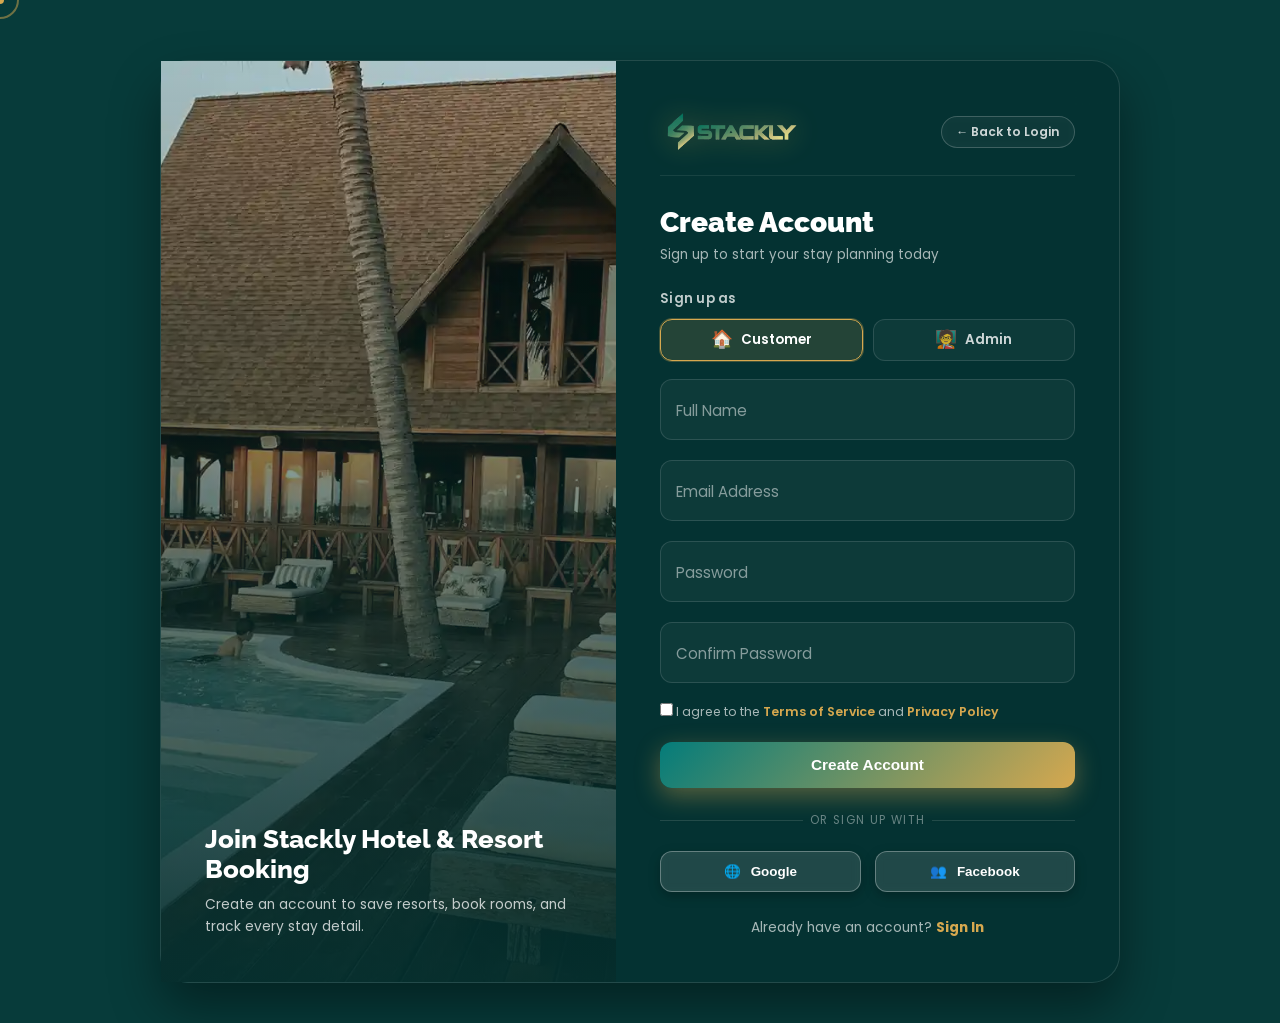
<file: signup.html>
﻿<!DOCTYPE html>
<html lang="en">
<head>
<meta charset="UTF-8">
<meta name="viewport" content="width=device-width, initial-scale=1.0">
<title>Create Account - Stackly</title>
<link href="https://fonts.googleapis.com/css2?family=Poppins:wght@300;400;500;600;700;800;900&family=Raleway:wght@400;600;700;800;900&display=swap" rel="stylesheet">
<link rel="stylesheet" href="index.css">
</head>
<body>

<!-- CURSOR -->
<div id="cur-dot"></div>
<div id="cur-ring"></div>

<!-- LOADER -->
<div id="loader">
  <div class="loader-edu-wrapper">
    <svg class="loader-edu-icon" viewBox="0 0 24 24" fill="none" xmlns="http://www.w3.org/2000/svg">
      <defs>
        <linearGradient id="eduGrad" x1="0%" y1="0%" x2="100%" y2="100%">
          <stop offset="0%" stop-color="#0d9488" />
          <stop offset="50%" stop-color="#ff6b35" />
          <stop offset="100%" stop-color="#ffcc00" />
        </linearGradient>
        <linearGradient id="eduGradFill" x1="0%" y1="0%" x2="100%" y2="100%">
          <stop offset="0%" stop-color="#0d9488" stop-opacity="0.1" />
          <stop offset="50%" stop-color="#ff6b35" stop-opacity="0.1" />
          <stop offset="100%" stop-color="#ffcc00" stop-opacity="0.1" />
        </linearGradient>
      </defs>
      <path d="M6 12v5c0 2 2 3 6 3s6-1 6-3v-5" stroke="url(#eduGrad)" stroke-width="2" stroke-linecap="round" stroke-linejoin="round" fill="url(#eduGradFill)"/>
      <path d="M2 10l10-5 10 5-10 5z" stroke="url(#eduGrad)" stroke-width="2" stroke-linecap="round" stroke-linejoin="round" fill="url(#eduGradFill)"/>
      <path d="M22 10v6" stroke="url(#eduGrad)" stroke-width="2" stroke-linecap="round" stroke-linejoin="round"/>
    </svg>
  </div>
  <div class="ld-logo">
    <img src="logo_gold.webp" alt="Stackly Logo" class="loader-logo-img">
  </div>
  <div class="ld-bar-bg"><div class="ld-bar"></div></div>
  <div class="ld-words">Creating your account...</div>
</div>

<div id="signup-page">
  <div class="signup-card">

    <!-- Left Side: Visual hotel and resort-themed image -->
    <div class="signup-visual">
      <img src="downloaded_images/resort-hero.webp" alt="Hotel & Resort Theme Image">
      <div class="signup-visual-overlay"></div>
      <div class="signup-visual-text">
        <h3>Join Stackly Hotel & Resort Booking</h3>
        <p>Create an account to save resorts, book rooms, and track every stay detail.</p>
      </div>
    </div>

    <!-- Right Side: Form & Navigation -->
    <div class="signup-form-side">
      <div class="signup-box-header">
        <a href="index.html" class="nav-logo">
          <img src="logo_gold.webp" alt="Stackly Logo" class="nav-logo-img">
        </a>
        <a href="login.html" class="btn-back-home">←  Back to Login</a>
      </div>

      <div class="signup-header">
        <h2>Create Account</h2>
        <p>Sign up to start your stay planning today</p>
      </div>

      <form onsubmit="handleSignup(event)">

        <!-- Role Selection -->
        <div class="role-selector">
          <span class="role-label">Sign up as</span>
          <div class="role-options">
            <label class="role-option">
              <input type="radio" name="role" value="customer" checked>
              <span class="role-chip">
                <span class="role-icon">🏠</span>
                <span class="role-text">Customer</span>
              </span>
            </label>
            <label class="role-option">
              <input type="radio" name="role" value="admin">
              <span class="role-chip">
                <span class="role-icon">🧑‍🏫</span>
                <span class="role-text">Admin</span>
              </span>
            </label>
          </div>
        </div>

        <!-- Full Name Field -->
        <div class="form-float">
          <input type="text" id="name" placeholder=" " required autocomplete="name" oninput="this.value = this.value.replace(/[^A-Za-z\s]/g, '')">
          <label for="name">Full Name</label>
        </div>

        <!-- Email Field -->
        <div class="form-float">
          <input type="email" id="email" placeholder=" " required autocomplete="email" pattern="^[^\s@]+@[^\s@]+\.com$" title="Please enter a valid email address ending in .com">
          <label for="email">Email Address</label>
        </div>

        <!-- Password Field -->
        <div class="form-float">
          <input type="password" id="password" placeholder=" " required autocomplete="new-password" minlength="6">
          <label for="password">Password</label>
        </div>

        <!-- Confirm Password Field -->
        <div class="form-float">
          <input type="password" id="confirm-password" placeholder=" " required autocomplete="new-password" minlength="6">
          <label for="confirm-password">Confirm Password</label>
        </div>

        <!-- Terms Checkbox -->
        <div class="signup-terms">
          <label>
            <input type="checkbox" id="terms" required>
            I agree to the <a href="404.html">Terms of Service</a> and <a href="404.html">Privacy Policy</a>
          </label>
        </div>

        <!-- Submit Button -->
        <button type="submit" class="btn-signup-submit">Create Account</button>

        <!-- Divider -->
        <div class="social-login-sep">or sign up with</div>

        <!-- Social Login Grid -->
        <div class="social-login-grid">
          <button type="button" class="btn-social-login" onclick="handleSocialSignup('Google');">
            <span>🌐</span> Google
          </button>
          <button type="button" class="btn-social-login" onclick="handleSocialSignup('Facebook');">
            <span>👥</span> Facebook
          </button>
        </div>

        <!-- Footer -->
        <div class="signup-footer">
          Already have an account? <a href="login.html">Sign In</a>
        </div>
      </form>
    </div>

  </div>
</div>

<script>
const logo = document.querySelector('.signup-box-header a.nav-logo');

const handleTransition = (e, url) => {
  if (e) e.preventDefault();
  const loader = document.getElementById('loader');
  if (loader) {
    loader.classList.add('show');
    setTimeout(() => {
      window.location.href = url;
    }, 1500);
  } else {
    window.location.href = url;
  }
};

if (logo) logo.addEventListener('click', (e) => handleTransition(e, logo.getAttribute('href')));

/* ===== SIGNUP FLOW ===== */
const handleSignup = (e) => {
  e.preventDefault();
  const nameVal = document.getElementById('name').value;
  const emailVal = document.getElementById('email').value;
  const passVal = document.getElementById('password').value;
  const confirmPassVal = document.getElementById('confirm-password').value;
  const roleVal = document.querySelector('input[name="role"]:checked').value;
  
  if (passVal !== confirmPassVal) {
    alert("Passwords do not match!");
    return;
  }
  
  // Clear any existing active session to force login page entry
  localStorage.removeItem('userEmail');
  localStorage.removeItem('userRole');
  
  // Save credentials for login validation mock
  localStorage.setItem('registeredEmail', emailVal);
  localStorage.setItem('registeredRole', roleVal);
  
  // Directly redirect to the login page without alert or loader transition
  window.location.href = 'login.html';
};

const handleSocialSignup = (provider) => {
  window.location.href = '404.html';
};

/* ===== CURSOR ===== */
const cd=document.getElementById('cur-dot'),cr=document.getElementById('cur-ring');
let mx=0,my=0,rx=0,ry=0;
document.addEventListener('mousemove',e=>{mx=e.clientX;my=e.clientY});
(function ac(){cd.style.left=mx+'px';cd.style.top=my+'px';rx+=(mx-rx)*.12;ry+=(my-ry)*.12;cr.style.left=rx+'px';cr.style.top=ry+'px';requestAnimationFrame(ac)})();
document.querySelectorAll('a,button,.btn-social-login').forEach(el=>{
  el.addEventListener('mouseenter',()=>cr.classList.add('big'));
  el.addEventListener('mouseleave',()=>cr.classList.remove('big'));
});
</script>
</body>
</html>
</file>
<file: index.css>
/* ===================== RESET ===================== */
*,*::before,*::after{margin:0;padding:0;box-sizing:border-box}
:root{
  --teal:#0d9488;
  --teal-dark:#042f2e;
  --teal-medium:#0d5c56;
  --teal-light:#ccfbf1;
  --tangerine:#f2c14e;
  --tangerine-dark:#b8871f;
  --tangerine-light:#fff6d9;
  --yellow:#f2c14e;
  --yellow-light:#fef9c3;
  
  --orange:var(--tangerine);
  --orange-dark:var(--tangerine-dark);
  --orange-light:var(--tangerine-light);
  --navy:var(--teal-dark);
  --navy2:var(--teal-medium);
  --navy3:#115e59;
  
  --white:#fff;
  --gray:#2b3e3c;
  --light:#f0fdfa;
  --border:#ccfbf1;
  --text:#0b2926;
  --grad:linear-gradient(135deg,var(--teal),var(--yellow));
  --shadow:0 20px 60px rgba(13,148,136,.15);
}
html{scroll-behavior:smooth;overflow-x:hidden;width:100%}
body{font-family:'Poppins',sans-serif;background:#fff;color:var(--text);overflow-x:hidden;cursor:none;width:100%;position:relative}
body:has(#navbar){padding-top:86px}

/* ===================== CURSOR ===================== */
#cur-dot{width:8px;height:8px;background:var(--orange);border-radius:50%;position:fixed;top:0;left:0;pointer-events:none;z-index:99999;transform:translate(-50%,-50%);transition:transform .1s}
#cur-ring{width:38px;height:38px;border:2px solid rgba(214,168,79,.5);border-radius:50%;position:fixed;top:0;left:0;pointer-events:none;z-index:99998;transform:translate(-50%,-50%);transition:all .18s ease}
#cur-ring.big{width:60px;height:60px;background:rgba(214,168,79,.07);border-color:var(--orange)}

/* ===================== LOADER ===================== */
#loader{position:fixed;inset:0;z-index:100000;background:var(--navy);display:flex;flex-direction:column;align-items:center;justify-content:center;gap:28px;transition:opacity .7s ease,visibility .7s ease;opacity:0;visibility:hidden;pointer-events:none}
#loader.show{opacity:1;visibility:visible;pointer-events:auto}
.ld-logo{display:flex;align-items:center;gap:12px}
.ld-icon{width:56px;height:56px;background:var(--grad);border-radius:16px;display:flex;align-items:center;justify-content:center;font-size:1.6rem;box-shadow:0 0 40px rgba(214,168,79,.5)}
#loader.show .ld-icon{animation:ldPop 1s ease infinite alternate}
@keyframes ldPop{from{transform:scale(.9)}to{transform:scale(1.05)}}
.ld-text{font-family:'Raleway',sans-serif;font-size:2.2rem;font-weight:900;color:#fff;letter-spacing:-1px}
.ld-text span{color:var(--orange)}
.ld-bar-bg{width:280px;height:4px;background:rgba(255,255,255,.1);border-radius:99px;overflow:hidden}
.ld-bar{height:100%;background:var(--grad);border-radius:99px;width:0}
#loader.show .ld-bar{animation:ldFill 1.5s cubic-bezier(.4,0,.2,1) forwards}
@keyframes ldFill{from{width:0}to{width:100%}}
.ld-words{font-size:.8rem;color:rgba(255,255,255,.45);letter-spacing:.15em;text-transform:uppercase}
#loader.show .ld-words{animation:ldFade 2s ease infinite}
@keyframes ldFade{0%,100%{opacity:.4}50%{opacity:1}}

.loader-edu-wrapper {
  display: flex;
  justify-content: center;
  align-items: center;
  margin-bottom: -10px;
}
.loader-edu-icon {
  width: 54px;
  height: 54px;
  filter: drop-shadow(0 0 20px rgba(13, 148, 136, 0.45));
  animation: eduFloat 2s ease-in-out infinite alternate;
}
@keyframes eduFloat {
  0% {
    transform: translateY(0) rotate(-3deg);
  }
  100% {
    transform: translateY(-8px) rotate(3deg);
  }
}

/* ===================== NAVBAR ===================== */
#navbar{background:#fff;padding:0;position:fixed;top:0;left:0;right:0;width:100%;z-index:899;border-bottom:1px solid var(--border);transition:box-shadow .3s ease;transform:translateZ(0)}
#navbar.scrolled{box-shadow:0 4px 24px rgba(0,0,0,.08)}

.nav-inner{max-width:1260px;margin:0 auto;padding:0 24px;display:flex;align-items:center;justify-content:space-between;height:86px}
.nav-logo{display:flex;align-items:center;gap:12px;text-decoration:none}
.nav-logo-box{width:42px;height:42px;background:var(--grad);border-radius:12px;display:flex;align-items:center;justify-content:center;font-size:1.2rem;box-shadow:var(--shadow);transition:transform .3s}
.nav-logo:hover .nav-logo-box{transform:rotate(-8deg) scale(1.08)}
.nav-logo-text{font-family:'Raleway',sans-serif;font-size:1.5rem;font-weight:900;color:var(--navy);letter-spacing:-1px}
.nav-logo-text span{color:var(--orange)}
.nav-logo-img {
  height: 56px;
  width: auto;
  object-fit: contain;
  display: block;
  transition: transform 0.3s ease;
}
.nav-logo:hover .nav-logo-img {
  transform: scale(1.04);
}
.loader-logo-img {
  height: 60px;
  width: auto;
  object-fit: contain;
  display: block;
  margin: 0 auto;
}
.footer-logo-img {
  height: 58px;
  width: auto;
  object-fit: contain;
  display: block;
  transition: transform 0.3s ease;
}
.nav-logo:hover .footer-logo-img {
  transform: scale(1.04);
}
.nav-menu{display:flex;align-items:center;gap:2px;list-style:none}
.nav-menu>li{position:relative}
.nav-menu>li>a{display:flex;align-items:center;gap:4px;color:var(--navy2);font-size:.96rem;font-weight:700;padding:10px 15px;border-radius:8px;text-decoration:none;transition:all .2s;position:relative}
.nav-menu>li>a::after{content:'';position:absolute;bottom:4px;left:14px;right:14px;height:2px;background:var(--orange);border-radius:99px;transform:scaleX(0);transition:transform .25s}
.nav-menu>li>a:hover,.nav-menu>li>a.active{color:var(--orange)}
.nav-menu>li>a:hover::after,.nav-menu>li>a.active::after{transform:scaleX(1)}

.nav-actions{display:flex;align-items:center;gap:10px}
.btn-login{padding:9px 24px;border:1.5px solid var(--border);border-radius:8px;color:var(--navy2);font-size:.94rem;font-weight:700;background:transparent;cursor:pointer;font-family:'Poppins',sans-serif;transition:all .25s}
.btn-login:hover{border-color:var(--orange);color:var(--orange)}
.btn-register{padding:10px 24px;background:var(--grad);border:none;border-radius:8px;color:#fff;font-size:.94rem;font-weight:700;cursor:pointer;font-family:'Poppins',sans-serif;box-shadow:0 6px 20px rgba(214,168,79,.35);transition:all .3s}
.btn-register:hover{transform:translateY(-2px);box-shadow:0 12px 30px rgba(214,168,79,.45)}
.hamburger{display:none;flex-direction:column;align-items:center;justify-content:center;gap:5px;width:42px;height:42px;min-width:42px;cursor:pointer;padding:0}
.hamburger span{width:24px;height:2px;background:var(--navy);border-radius:2px;transition:all .3s}

/* ===================== HERO ===================== */
#hero{background:var(--navy);min-height:88vh;display:flex;align-items:center;position:relative;overflow:hidden;padding:60px 0}
.hero-video-container {
  position: absolute;
  inset: 0;
  width: 100%;
  height: 100%;
  overflow: hidden;
  z-index: 0;
}
.hero-video {
    position: absolute;
    top: 0;
    left: 0;
    width: 100%;
    height: 100%;
    object-fit: cover;
    opacity: 0;
    filter: brightness(1.15) contrast(1.08) saturate(1.1);
    transition: opacity 1.5s ease-in-out;
}
.hero-video.active {
  opacity: 1;
}
.video-overlay {
    position: absolute;
    inset: 0;
    background: rgba(0,0,0,.05);
    z-index: 1;
    pointer-events: none;
}

/* Premium Word-Reveal Animation Tours */
.char-line {
  display: block;
  overflow: hidden;
  padding-bottom: 2px;
}
.char-word {
  display: inline-block;
  transform: translateY(110%);
  opacity: 0;
}

.hero-inner{max-width:1260px;margin:0 auto;padding:0 24px;display:flex;flex-direction:column;align-items:center;text-align:center;justify-content:center;position:relative;z-index:1}
.hero-badge{display:inline-flex;align-items:center;gap:8px;background:rgba(214,168,79,.15);border:1px solid rgba(214,168,79,.35);border-radius:99px;padding:6px 18px;font-size:.75rem;font-weight:700;color:var(--orange);letter-spacing:.08em;text-transform:uppercase;margin-bottom:22px}
.badge-pulse{width:7px;height:7px;background:var(--orange);border-radius:50%;animation:blink 1.2s ease infinite}
@keyframes blink{0%,100%{opacity:1;transform:scale(1)}50%{opacity:.4;transform:scale(.7)}}
#hero h1{font-family:'Raleway',sans-serif;font-size:clamp(2.2rem,5vw,3.8rem);font-weight:900;color:#fff;line-height:1.1;margin-bottom:20px;text-align:center;text-shadow:0 4px 15px rgba(0,0,0,0.4)}
#hero h1 .hl{color:var(--orange)}
.hero-sub{font-size:1.02rem;color:rgba(255,255,255,.85);line-height:1.75;max-width:680px;margin:0 auto 36px;text-shadow:0 2px 8px rgba(0,0,0,0.4)}
.hero-btns{display:flex;gap:14px;flex-wrap:wrap;justify-content:center;margin-bottom:48px;opacity:1 !important;visibility:visible !important}
.hbtn-main{display:inline-flex;align-items:center;gap:8px;background:var(--grad);color:#ffffff !important;padding:15px 32px;border-radius:14px;font-size:.96rem;font-weight:800 !important;text-decoration:none;border:2px solid #ffffff !important;text-shadow:0 2px 6px rgba(0,0,0,0.85) !important;box-shadow:0 10px 35px rgba(214,168,79,.55), inset 0 1px 0 rgba(255,255,255,.25);transition:all .3s;position:relative;overflow:hidden;opacity:1 !important;visibility:visible !important}
.hbtn-main::before{content:'';position:absolute;inset:0;background:linear-gradient(180deg, rgba(255,255,255,.25) 0%, transparent 60%);pointer-events:none;border-radius:12px}
.hbtn-main:hover{transform:translateY(-3px);box-shadow:0 16px 45px rgba(214,168,79,.65), 0 0 0 4px rgba(255,255,255,.25);border-color:#ffffff !important}
.hbtn-ghost{display:inline-flex;align-items:center;gap:8px;border:2px solid #ffffff !important;color:#ffffff !important;padding:14px 30px;border-radius:14px;font-size:.96rem;font-weight:800 !important;text-decoration:none;background:rgba(4, 47, 46, 0.75) !important;text-shadow:0 2px 6px rgba(0,0,0,0.85) !important;box-shadow:0 6px 20px rgba(0,0,0,.3), inset 0 1px 0 rgba(255,255,255,.15);transition:all .3s;position:relative;overflow:hidden;opacity:1 !important;visibility:visible !important}
.hbtn-ghost::before{content:'';position:absolute;inset:0;background:linear-gradient(180deg, rgba(255,255,255,.1) 0%, transparent 60%);pointer-events:none;border-radius:12px}
.hbtn-ghost:hover{border-color:var(--orange) !important;background:var(--orange) !important;transform:translateY(-3px);box-shadow:0 12px 30px rgba(214,168,79,.45), 0 0 0 4px rgba(255,255,255,.2)}
.play-wrap{width:22px;height:22px;background:rgba(255,255,255,.35);border-radius:50%;display:flex;align-items:center;justify-content:center;font-size:.55rem}
.hero-stats{display:flex;gap:24px;justify-content:center;margin-top:40px;flex-wrap:wrap}
.hero-stats > div {
  transition: transform 0.3s cubic-bezier(0.4, 0, 0.2, 1), background 0.3s ease, border-color 0.3s ease, box-shadow 0.3s ease;
  cursor: pointer;
  padding: 16px 28px;
  border-radius: 16px;
  background: rgba(4, 47, 46, 0.5);
  border: 1px solid rgba(255, 255, 255, 0.12);
  box-shadow: 0 8px 32px rgba(0, 0, 0, 0.2);
  backdrop-filter: blur(8px);
  -webkit-backdrop-filter: blur(8px);
  text-align: center;
  min-width: 170px;
}
.hero-stats > div:hover {
  transform: translateY(-6px);
  background: rgba(4, 47, 46, 0.7);
  border-color: rgba(214, 168, 79, 0.6);
  box-shadow: 0 15px 35px rgba(0, 0, 0, 0.35);
}
.hstat-num{font-family:'Raleway',sans-serif;font-size:2.2rem;font-weight:900;color:#fff;transition:color 0.3s ease, text-shadow 0.3s ease}
.hstat-num em{color:var(--orange);font-style:normal;transition:color 0.3s ease, text-shadow 0.3s ease}
.hero-stats > div:hover .hstat-num {
  text-shadow: 0 0 15px rgba(255, 255, 255, 0.6);
}
.hero-stats > div:hover .hstat-num em {
  color: var(--yellow);
  text-shadow: 0 0 15px rgba(255, 204, 0, 0.8);
}
.hstat-label{font-size:.8rem;color:rgba(255,255,255,.85);margin-top:4px;font-weight:500;transition:color 0.3s ease, text-shadow 0.3s ease;letter-spacing:0.2px}
.hero-stats > div:hover .hstat-label {
  color: #fff;
  text-shadow: 0 0 8px rgba(255, 255, 255, 0.4);
}


/* HERO VISUAL */
.hero-visual{position:relative}
.hero-card-3d{background:linear-gradient(135deg,rgba(214,168,79,.12),rgba(13,148,136,.08));border:1px solid rgba(214,168,79,.2);border-radius:24px;overflow:hidden;transform-style:preserve-3d;transition:transform .5s ease;cursor:default}
.hero-card-3d:hover{transform:rotateY(-8deg) rotateX(4deg)}
.hero-img{width:100%;aspect-ratio:4/3;object-fit:cover;display:block;filter:brightness(.85)}
.hero-img-over{position:absolute;inset:0;background:linear-gradient(to top,rgba(4,47,46,.85) 0%,transparent 55%)}
.hero-tag{position:absolute;top:16px;left:16px;display:flex;gap:10px}
.ht-badge{display:flex;align-items:center;gap:6px;background:var(--orange);border-radius:99px;padding:5px 14px;font-size:.72rem;font-weight:700;color:#fff}
.ht-live{width:6px;height:6px;background:#fff;border-radius:50%;animation:blink 1s infinite}
.hero-info-bar{position:absolute;bottom:18px;left:18px;right:18px;display:flex;justify-content:space-between;align-items:flex-end}
.hib-left{color:#fff}
.hib-left h3{font-size:1.05rem;font-weight:700;margin-bottom:4px}
.hib-left p{font-size:.75rem;opacity:.7}
.hib-right{display:flex;align-items:center;gap:8px}
.mini-avs{display:flex}
.mini-avs img{width:26px;height:26px;border-radius:50%;border:2px solid rgba(255,255,255,.3);margin-left:-8px;object-fit:cover}
.mini-avs img:first-child{margin-left:0}
.mini-count{font-size:.72rem;color:rgba(255,255,255,.8);font-weight:600}
/* floating chips */
.fchip{position:absolute;background:rgba(255,255,255,.95);backdrop-filter:blur(12px);border-radius:14px;padding:12px 16px;box-shadow:0 10px 30px rgba(0,0,0,.2);animation:flt 4s ease-in-out infinite}
.fchip:nth-child(2){animation-delay:-2s}
.fc-top{top:-20px;right:-10px}
.fc-bot{bottom:40px;right:-30px}
@keyframes flt{0%,100%{transform:translateY(0)}50%{transform:translateY(-14px)}}
.fchip-icon{font-size:1.2rem;margin-bottom:4px}
.fchip-val{font-size:1rem;font-weight:800;color:var(--navy);line-height:1}
.fchip-lab{font-size:.65rem;color:var(--gray);margin-top:2px}
.fchip-stars{color:var(--yellow);font-size:.7rem;margin-bottom:2px}

/* ===================== SECTION BASE ===================== */
section{padding:80px 0;position:relative}
.container{max-width:1260px;margin:0 auto;padding:0 24px}
.sec-eyebrow{font-size:.72rem;font-weight:800;color:var(--orange);letter-spacing:.14em;text-transform:uppercase;margin-bottom:12px;display:flex;align-items:center;gap:10px}
.sec-eyebrow::before{content:'';width:28px;height:3px;background:var(--grad);border-radius:99px}
.sec-title{font-family:'Raleway',sans-serif;font-size:clamp(1.8rem,3.5vw,2.8rem);font-weight:900;color:var(--navy);line-height:1.2;margin-bottom:14px}
.sec-title span{color:var(--orange)}
.sec-desc{font-size:.95rem;color:var(--gray);line-height:1.75;max-width:580px;margin-bottom:50px}
.sec-head{text-align:center}
.sec-head .sec-desc{margin:0 auto 50px}
.sec-head .sec-eyebrow{justify-content:center}
.sec-head .sec-eyebrow::before{display:none}

/* ===================== REVEAL ANIMATIONS ===================== */
.rv{opacity:0;transform:translateY(40px);transition:opacity .75s ease,transform .75s ease}
.rv.show{opacity:1;transform:none}
.rv-l{opacity:0;transform:translateX(-40px);transition:opacity .75s ease,transform .75s ease}
.rv-l.show{opacity:1;transform:none}
.rv-r{opacity:0;transform:translateX(40px);transition:opacity .75s ease,transform .75s ease}
.rv-r.show{opacity:1;transform:none}
.d1{transition-delay:.1s}.d2{transition-delay:.2s}.d3{transition-delay:.3s}.d4{transition-delay:.4s}.d5{transition-delay:.5s}

/* ===================== WELCOME / FEATURES ===================== */
#features{background:var(--light)}
.features-grid{display:grid;grid-template-columns:1fr 1fr 1fr;gap:22px;margin-top:10px}
.feat-card{background:#fff;border:1px solid var(--border);border-radius:20px;padding:30px;transition:all .35s ease;transform-style:preserve-3d;cursor:default;position:relative;overflow:hidden}
.feat-card::before{content:'';position:absolute;top:0;left:0;right:0;height:3px;background:var(--grad);transform:scaleX(0);transform-origin:left;transition:transform .35s ease}
.feat-card:hover::before{transform:scaleX(1)}
.feat-card:hover{transform:translateY(-8px);box-shadow:0 24px 60px rgba(214,168,79,.12);border-color:rgba(214,168,79,.2)}
.feat-icon{width:54px;height:54px;border-radius:14px;background:linear-gradient(135deg,rgba(214,168,79,.12),rgba(13,148,136,.06));border:1px solid rgba(214,168,79,.2);display:flex;align-items:center;justify-content:center;font-size:1.4rem;margin-bottom:18px;transition:all .3s}
.feat-card:hover .feat-icon{background:var(--grad);transform:scale(1.08) rotate(-5deg);border-color:transparent}
.feat-img {
  margin: -30px -30px 18px -30px;
  aspect-ratio: 16/10;
  overflow: hidden;
  position: relative;
  border-bottom: 1px solid var(--border);
}
.feat-img img {
  width: 100%;
  height: 100%;
  object-fit: cover;
  display: block;
  transition: transform .5s ease;
}
.feat-card:hover .feat-img img {
  transform: scale(1.06);
}
.icon-svg {
  width: 1em;
  height: 1em;
  display: block;
  fill: none;
  stroke: currentColor;
  stroke-width: 2;
  stroke-linecap: round;
  stroke-linejoin: round;
}
.feat-badge {
  position: absolute;
  bottom: 12px;
  right: 12px;
  background: rgba(255, 255, 255, 0.95);
  backdrop-filter: blur(4px);
  width: 36px;
  height: 36px;
  border-radius: 50%;
  display: flex;
  align-items: center;
  justify-content: center;
  font-size: 1.1rem;
  box-shadow: 0 4px 12px rgba(0, 0, 0, 0.12);
  border: 1px solid rgba(214, 168, 79, 0.15);
}
.feat-badge .icon-svg {
  width: 22px;
  height: 22px;
}
.feat-card h3{font-size:1rem;font-weight:700;color:var(--navy);margin-bottom:10px}
.feat-card p{font-size:.84rem;color:var(--gray);line-height:1.7}

/* 2-col intro */
.features-intro{display:grid;grid-template-columns:1fr 1fr;gap:60px;align-items:center;margin-bottom:60px}
.fi-img-wrap{position:relative;border-radius:24px;overflow:hidden}
.fi-img-wrap img{width:100%;aspect-ratio:4/5;object-fit:cover;display:block;border-radius:24px;transition:transform .5s ease}
.fi-img-wrap:hover img{transform:scale(1.04)}
.fi-badge{position:absolute;bottom:-16px;left:30px;background:var(--grad);border-radius:16px;padding:18px 24px;box-shadow:var(--shadow);color:#fff;text-align:center}
.fi-badge .num{font-family:'Raleway',sans-serif;font-size:2rem;font-weight:900}
.fi-badge .lbl{font-size:.72rem;opacity:.9;margin-top:2px}
.fi-list{list-style:none;display:flex;flex-direction:column;gap:14px;margin:28px 0 36px}
.fi-list li{display:flex;align-items:flex-start;gap:12px;font-size:.88rem;color:var(--navy2);line-height:1.6}
.fi-check{width:22px;height:22px;min-width:22px;border-radius:50%;background:var(--grad);display:flex;align-items:center;justify-content:center;font-size:.6rem;color:#fff;margin-top:1px}

/* ===================== COURSES ===================== */
#properties{background:#fff}
.properties-tabs{display:flex;gap:10px;flex-wrap:wrap;margin-bottom:36px;justify-content:center}
.ctab{padding:8px 22px;border:1.5px solid var(--border);border-radius:99px;font-size:.82rem;font-weight:600;color:var(--gray);cursor:pointer;transition:all .25s;background:#fff;font-family:'Poppins',sans-serif}
.ctab.active,.ctab:hover{background:var(--grad);border-color:transparent;color:#fff;box-shadow:0 6px 20px rgba(214,168,79,.3)}
.properties-grid{display:grid;grid-template-columns:repeat(3,1fr);gap:24px}
.property-card{background:#fff;border:1px solid var(--border);border-radius:20px;overflow:hidden;transition:all .4s ease;transform-style:preserve-3d}
.property-card:hover{transform:translateY(-10px) rotateY(2deg);box-shadow:0 24px 60px rgba(0,0,0,.1),0 0 0 1px rgba(214,168,79,.15)}
.cc-img{position:relative;aspect-ratio:16/9;overflow:hidden}
.cc-img img{width:100%;height:100%;object-fit:cover;transition:transform .5s ease;display:block}
.property-card:hover .cc-img img{transform:scale(1.07)}
.cc-label{position:absolute;top:12px;left:12px;background:var(--orange);border-radius:6px;padding:4px 12px;font-size:.68rem;font-weight:800;color:#fff;text-transform:uppercase;letter-spacing:.06em}
.cc-price{position:absolute;top:12px;right:12px;background:rgba(4,47,46,.85);backdrop-filter:blur(6px);border-radius:6px;padding:4px 12px;font-size:.8rem;font-weight:700;color:var(--orange)}
.cc-overlay{position:absolute;inset:0;background:linear-gradient(to top,rgba(4,47,46,.6) 0%,transparent 60%);opacity:0;transition:opacity .3s}
.property-card:hover .cc-overlay{opacity:1}
.cc-body{padding:20px}
.cc-title{font-size:.98rem;font-weight:700;color:var(--navy);margin-bottom:10px;line-height:1.4}
.cc-meta{display:flex;gap:14px;margin-bottom:16px;flex-wrap:wrap}
.cc-meta span{font-size:.72rem;color:var(--gray);display:flex;align-items:center;gap:4px}
.cc-foot{display:flex;align-items:center;justify-content:space-between;padding-top:14px;border-top:1px solid var(--border)}
.cc-tutor{display:flex;align-items:center;gap:8px}
.cc-tutor img{width:30px;height:30px;border-radius:50%;object-fit:cover;border:2px solid rgba(214,168,79,.3)}
.cc-tutor span{font-size:.76rem;color:var(--gray);font-weight:500}
.cc-rating{display:flex;align-items:center;gap:4px;font-size:.76rem;font-weight:700;color:var(--navy)}
.cc-stars{color:var(--yellow);font-size:.68rem}
.cc-btn{display:block;width:100%;margin-top:14px;padding:10px;background:var(--orange-light);border:1.5px solid rgba(214,168,79,.25);border-radius:10px;color:var(--orange);font-size:.84rem;font-weight:700;text-align:center;cursor:pointer;transition:all .3s;font-family:'Poppins',sans-serif}
.cc-btn:hover{background:var(--grad);color:#fff;border-color:transparent;transform:translateY(-2px);box-shadow:0 8px 20px rgba(214,168,79,.35)}

/* ===================== STATS BAND ===================== */
#stats{background:var(--grad);padding:60px 0}
.stats-inner{display:grid;grid-template-columns:repeat(4,1fr);gap:30px;text-align:center}
.stat-block .num{font-family:'Raleway',sans-serif;font-size:2.8rem;font-weight:900;color:#fff}
.stat-block .lab{font-size:.85rem;color:rgba(255,255,255,.8);margin-top:4px}
.stat-block .ico{font-size:2rem;margin-bottom:8px;display:flex;justify-content:center;color:#fff}
/* ===============================
   STATS RESPONSIVE
================================ */

/* Tablet */
@media (max-width: 991px){
    .stats-inner{
        grid-template-columns:repeat(2,1fr);
        gap:20px;
    }
}

/* Mobile */
@media (max-width: 576px){
    #stats{
        padding:45px 0;
    }

    .stats-inner{
        grid-template-columns:1fr;
        gap:18px;
        padding:0 15px;
    }

    .stat-block{
        padding:20px 15px;
    }

    .stat-block .ico{
        font-size:1.8rem;
    }

    .stat-block .num{
        font-size:2rem;
        line-height:1.2;
    }

    .stat-block .lab{
        font-size:.9rem;
        line-height:1.4;
    }
}

/* Extra Small Devices (320px) */
@media (max-width:320px){
    .stats-inner{
        grid-template-columns:1fr;
        gap:15px;
        padding:0 12px;
    }

    .stat-block{
        padding:18px 12px;
    }

    .stat-block .ico{
        font-size:1.6rem;
    }

    .stat-block .num{
        font-size:1.8rem;
    }

    .stat-block .lab{
        font-size:.8rem;
    }
}

/* ===================== EVENTS ===================== */
#events{background:var(--light)}
.events-list{display:flex;flex-direction:column;gap:20px}
.event-card{background:#fff;border:1px solid var(--border);border-radius:16px;padding:0;display:grid;grid-template-columns:90px 1fr auto;overflow:hidden;transition:all .35s ease}
.event-card:hover{transform:translateX(8px);box-shadow:0 12px 40px rgba(214,168,79,.1);border-color:rgba(214,168,79,.25)}
.ev-date{background:var(--grad);display:flex;flex-direction:column;align-items:center;justify-content:center;padding:20px 14px;color:#fff;min-width:90px}
.ev-day{font-family:'Raleway',sans-serif;font-size:2rem;font-weight:900;line-height:1}
.ev-mon{font-size:.72rem;font-weight:700;opacity:.85;letter-spacing:.06em;text-transform:uppercase}
.ev-body{padding:18px 22px}
.ev-tag{display:inline-block;background:var(--orange-light);color:var(--orange);font-size:.68rem;font-weight:700;padding:3px 10px;border-radius:99px;margin-bottom:8px;text-transform:uppercase;letter-spacing:.06em}
.ev-body h4{font-size:.98rem;font-weight:700;color:var(--navy);margin-bottom:6px}
.ev-body p{font-size:.8rem;color:var(--gray);line-height:1.6}
.ev-meta{display:flex;gap:14px;margin-top:8px;flex-wrap:wrap}
.ev-meta span{font-size:.73rem;color:var(--gray);display:flex;align-items:center;gap:4px}
.ev-action{padding:20px 24px;display:flex;align-items:center}
.ev-reg{padding:9px 20px;background:var(--grad);border:none;border-radius:8px;color:#fff;font-size:.8rem;font-weight:700;cursor:pointer;font-family:'Poppins',sans-serif;white-space:nowrap;transition:all .3s;box-shadow:0 6px 18px rgba(214,168,79,.35)}
.ev-reg:hover{transform:translateY(-2px);box-shadow:0 12px 30px rgba(214,168,79,.45)}

/* ===================== CTA BAND ===================== */
#cta-band{background:var(--navy);padding:80px 0;overflow:hidden}
.cta-inner{display:grid;grid-template-columns:1fr 1fr;gap:60px;align-items:center}
.cta-text .sec-eyebrow{color:var(--orange)}
.cta-text .sec-title{color:#fff}
.cta-text .sec-desc{color:rgba(255,255,255,.6);margin-bottom:32px}
.cta-img{position:relative;border-radius:24px;overflow:hidden}
.cta-img img{width:100%;aspect-ratio:4/3;object-fit:cover;border-radius:24px}
.cta-img::after{content:'';position:absolute;inset:0;border-radius:24px;background:linear-gradient(135deg,rgba(214,168,79,.25),rgba(13,148,136,.1))}

/* ===================== TEACHERS ===================== */
#admins{background:#fff}
.admins-grid{display:grid;grid-template-columns:repeat(4,1fr);gap:22px}
.admin-card{background:#fff;border:1px solid var(--border);border-radius:20px;overflow:hidden;transition:all .4s ease;transform-style:preserve-3d;text-align:center}
.admin-card:hover{transform:translateY(-10px) rotateX(3deg);box-shadow:0 24px 60px rgba(0,0,0,.1);border-color:rgba(214,168,79,.2)}
.tc-img{position:relative;aspect-ratio:1/1;overflow:hidden}
.tc-img img{width:100%;height:100%;object-fit:cover;transition:transform .4s ease}
.admin-card:hover .tc-img img{transform:scale(1.06)}
.tc-overlay{position:absolute;inset:0;background:linear-gradient(to top,rgba(214,168,79,.9) 0%,transparent 60%);opacity:0;transition:opacity .3s;display:flex;align-items:flex-end;padding:16px}
.admin-card:hover .tc-overlay{opacity:1}
.tc-socials{display:flex;gap:8px;width:100%}
.tc-soc{width:34px;height:34px;border-radius:50%;background:rgba(255,255,255,.2);border:1px solid rgba(255,255,255,.3);display:flex;align-items:center;justify-content:center;font-size:.9rem;color:#fff;cursor:pointer;transition:all .2s}
.tc-soc:hover{background:#fff;color:var(--orange)}
.tc-info{padding:18px 14px}
.tc-info h4{font-size:.95rem;font-weight:700;color:var(--navy);margin-bottom:4px}
.tc-info p{font-size:.76rem;color:var(--gray);margin-bottom:12px}
.tc-stats{display:flex;justify-content:center;gap:18px}
.tcs span{display:block;font-size:.78rem;font-weight:700;color:var(--navy)}
.tcs small{font-size:.68rem;color:var(--gray)}

/* ===================== TESTIMONIALS ===================== */
#testimonials{background:var(--light)}
.testi-grid{display:grid;grid-template-columns:repeat(3,1fr);gap:22px}
.testi-card{background:#fff;border:1px solid var(--border);border-radius:20px;padding:28px;transition:all .35s ease}
.testi-card:hover{transform:translateY(-8px);box-shadow:0 20px 50px rgba(214,168,79,.1);border-color:rgba(214,168,79,.2)}
.tq{font-size:2.8rem;color:rgba(214,168,79,.2);font-family:Georgia,serif;line-height:1;margin-bottom:10px}
.testi-stars{color:var(--yellow);font-size:.78rem;letter-spacing:2px;margin-bottom:14px}
.testi-text{font-size:.86rem;color:var(--gray);line-height:1.75;margin-bottom:20px;font-style:italic}
.testi-author{display:flex;align-items:center;gap:12px}
.testi-author img{width:46px;height:46px;border-radius:50%;object-fit:cover;border:2px solid rgba(214,168,79,.35)}
.ta-name{font-size:.88rem;font-weight:700;color:var(--navy)}
.ta-role{font-size:.74rem;color:var(--gray)}

/* ===================== FAQ ===================== */
#faq{background:#fff}
.faq-inner{display:grid;grid-template-columns:1fr 1fr;gap:60px;align-items:start}
.faq-list{display:flex;flex-direction:column;gap:14px}
.faq-item{border:1px solid var(--border);border-radius:14px;overflow:hidden;transition:all .3s}
.faq-item.open{border-color:rgba(214,168,79,.3);box-shadow:0 8px 24px rgba(214,168,79,.08)}
.faq-q{display:flex;align-items:center;justify-content:space-between;padding:18px 20px;cursor:pointer;font-size:.9rem;font-weight:600;color:var(--navy);gap:12px;user-select:none}
.faq-q:hover{color:var(--orange)}
.faq-icon{width:28px;height:28px;min-width:28px;border-radius:50%;background:var(--orange-light);border:1px solid rgba(214,168,79,.2);display:flex;align-items:center;justify-content:center;font-size:.8rem;color:var(--orange);transition:all .3s}
.faq-item.open .faq-icon{background:var(--orange);color:#fff;transform:rotate(45deg)}
.faq-a{max-height:0;overflow:hidden;transition:max-height .35s ease,padding .35s ease}
.faq-a-inner{padding:0 20px 18px;font-size:.84rem;color:var(--gray);line-height:1.7}
.faq-item.open .faq-a{max-height:200px}
.faq-img{border-radius:24px;overflow:hidden}
.faq-img img{width:100%;aspect-ratio:3/4;object-fit:cover;border-radius:24px;transition:transform .5s}
.faq-img:hover img{transform:scale(1.04)}

/* ===================== BLOG ===================== */
#blog{background:var(--light)}
.blog-grid{display:grid;grid-template-columns:repeat(3,1fr);gap:24px}
.blog-card{background:#fff;border:1px solid var(--border);border-radius:20px;overflow:hidden;transition:all .4s ease;transform-style:preserve-3d}
.blog-card:hover{transform:translateY(-10px);box-shadow:0 24px 60px rgba(0,0,0,.1);border-color:rgba(214,168,79,.2)}
.bc-img{aspect-ratio:16/9;overflow:hidden;position:relative}
.bc-img img{width:100%;height:100%;object-fit:cover;display:block;transition:transform .5s}
.blog-card:hover .bc-img img{transform:scale(1.07)}
.bc-date-badge{position:absolute;bottom:12px;left:12px;background:var(--grad);border-radius:8px;padding:6px 12px;color:#fff;font-size:.72rem;font-weight:700}
.bc-body{padding:22px}
.bc-cat{font-size:.68rem;font-weight:800;color:var(--orange);letter-spacing:.1em;text-transform:uppercase;margin-bottom:10px}
.bc-title{font-size:.96rem;font-weight:700;color:var(--navy);line-height:1.45;margin-bottom:10px}
.bc-excerpt{font-size:.82rem;color:var(--gray);line-height:1.65;margin-bottom:16px}
.bc-foot{display:flex;align-items:center;justify-content:space-between;border-top:1px solid var(--border);padding-top:14px}
.bc-author{display:flex;align-items:center;gap:8px;font-size:.76rem;color:var(--gray)}
.bc-author img{width:26px;height:26px;border-radius:50%;object-fit:cover}
.bc-more{font-size:.78rem;font-weight:700;color:var(--orange);text-decoration:none;display:flex;align-items:center;gap:4px;transition:gap .2s}
.bc-more:hover{gap:8px}

/* ===================== SUBSCRIBE ===================== */
#subscribe{background:linear-gradient(135deg,var(--navy) 0%,var(--navy2) 50%,var(--navy) 100%);padding:80px 0;overflow:hidden}
.subscribe-inner{max-width:700px;margin:0 auto;text-align:center;position:relative;z-index:1}
.subscribe-inner .sec-title{color:#fff}
.subscribe-inner .sec-desc{color:rgba(255,255,255,.6);margin-bottom:36px}
.sub-form{display:flex;gap:12px;max-width:500px;margin:0 auto}
.sub-form input{flex:1;background:rgba(255,255,255,.08);border:1.5px solid rgba(255,255,255,.15);border-radius:10px;padding:13px 18px;color:#fff;font-size:.9rem;font-family:'Poppins',sans-serif;outline:none;transition:all .3s}
.sub-form input::placeholder{color:rgba(255,255,255,.4)}
.sub-form input:focus{border-color:var(--orange);background:rgba(214,168,79,.08)}
.sub-form button{padding:13px 26px;background:var(--grad);border:none;border-radius:10px;color:#fff;font-size:.9rem;font-weight:700;cursor:pointer;font-family:'Poppins',sans-serif;white-space:nowrap;box-shadow:0 8px 24px rgba(214,168,79,.4);transition:all .3s}
.sub-form button:hover{transform:translateY(-2px);box-shadow:0 14px 30px rgba(214,168,79,.5)}

/* ===================== CONTACT ===================== */
#contact{background:#fff;padding:80px 0}
.contact-inner{display:grid;grid-template-columns:1fr 1.4fr;gap:60px;align-items:start}
.contact-cards{display:flex;flex-direction:column;gap:18px;margin-top:28px}
.ccard{display:flex;gap:16px;align-items:flex-start;background:var(--light);border:1px solid var(--border);border-radius:16px;padding:20px;transition:all .3s}
.ccard:hover{border-color:rgba(214,168,79,.3);transform:translateX(6px);box-shadow:0 8px 24px rgba(214,168,79,.08)}
.ccard-ico{width:46px;height:46px;min-width:46px;border-radius:12px;background:var(--grad);display:flex;align-items:center;justify-content:center;font-size:1.1rem;color:#fff}
.ccard-body h5{font-size:.9rem;font-weight:700;color:var(--navy);margin-bottom:3px}
.ccard-body p{font-size:.8rem;color:var(--gray);line-height:1.5}
.contact-form-wrap{background:var(--light);border:1px solid var(--border);border-radius:24px;padding:36px}
.cf-title{font-size:1.25rem;font-weight:700;color:var(--navy);margin-bottom:24px}
.form-row{display:grid;grid-template-columns:1fr 1fr;gap:14px;margin-bottom:0}
.form-group{margin-bottom:16px}
.form-group label{display:block;font-size:.78rem;font-weight:700;color:var(--navy2);margin-bottom:7px;letter-spacing:.02em}
.form-group input,.form-group select,.form-group textarea{width:100%;background:#fff;border:1.5px solid var(--border);border-radius:10px;padding:12px 16px;color:var(--navy);font-size:.88rem;font-family:'Poppins',sans-serif;outline:none;transition:all .3s}
.form-group input:focus,.form-group select:focus,.form-group textarea:focus{border-color:var(--orange);box-shadow:0 0 0 3px rgba(214,168,79,.1)}
.form-group textarea{resize:vertical;min-height:100px}
.form-submit{width:100%;padding:14px;background:var(--grad);border:none;border-radius:10px;color:#fff;font-size:.95rem;font-weight:700;cursor:pointer;font-family:'Poppins',sans-serif;box-shadow:0 8px 24px rgba(214,168,79,.35);transition:all .3s}
.form-submit:hover{transform:translateY(-2px);box-shadow:0 14px 35px rgba(214,168,79,.45)}

/* ===================== FOOTER ===================== */
footer{background:var(--navy);padding:70px 0 0}
.footer-grid{display:grid;grid-template-columns:2.2fr 1fr 1fr 1fr;gap:40px;margin-bottom:50px}
.fg-brand .nav-logo-text{color:#fff;font-size:1.65rem}
.fg-brand p{font-size:.95rem;color:rgba(255,255,255,.62);line-height:1.78;margin:16px 0 24px;max-width:330px}
.foot-soc{display:flex;gap:8px}
.fsoc{width:40px;height:40px;border-radius:8px;background:rgba(255,255,255,.06);border:1px solid rgba(255,255,255,.1);display:flex;align-items:center;justify-content:center;font-size:1.05rem;color:rgba(255,255,255,.68);cursor:pointer;text-decoration:none;transition:all .25s}
.fsoc:hover{background:var(--orange);border-color:var(--orange);color:#fff;transform:translateY(-3px)}
.fg-col h4{font-size:1.02rem;font-weight:800;color:#fff;margin-bottom:18px;position:relative;padding-bottom:12px}
.fg-col h4::after{content:'';position:absolute;bottom:0;left:0;width:24px;height:2px;background:var(--orange);border-radius:99px}
.fg-col ul{list-style:none;display:flex;flex-direction:column;gap:10px}
.fg-col ul li a{font-size:.94rem;color:rgba(255,255,255,.62);text-decoration:none;transition:all .2s;display:flex;align-items:center;gap:6px}
.fg-col ul li a:hover{color:var(--orange);padding-left:6px}
.fg-col ul li a::before{content:'›';color:var(--orange);opacity:0;transition:opacity .2s}
.fg-col ul li a:hover::before{opacity:1}
.foot-bottom{border-top:1px solid rgba(255,255,255,.08);padding:22px 0;display:flex;justify-content:space-between;align-items:center}
.foot-bottom p{font-size:.9rem;color:rgba(255,255,255,.52)}
.foot-links{display:flex;gap:20px}
.foot-links a{font-size:.88rem;color:rgba(255,255,255,.52);text-decoration:none;transition:color .2s}
.foot-links a:hover{color:var(--orange)}

.footer-contact-list {
  list-style: none;
  display: flex;
  flex-direction: column;
  gap: 12px;
}
.footer-contact-list li {
  font-size: 0.94rem;
  color: rgba(255, 255, 255, 0.62);
  display: flex;
  align-items: center;
  gap: 10px;
  line-height: 1.5;
  transition: all 0.3s ease;
  cursor: pointer;
}
.footer-contact-list li:hover {
  color: #ffffff;
  transform: translateX(5px);
}
.fc-icon {
  color: var(--orange);
  font-size: 1.08rem;
  display: inline-flex;
  align-items: center;
  justify-content: center;
  width: 20px;
}

/* ===================== RESPONSIVE ===================== */
@media(max-width:1024px){
  .features-grid,.properties-grid{grid-template-columns:1fr 1fr}
  .admins-grid{grid-template-columns:1fr 1fr}
  .features-intro,.cta-inner,.faq-inner,.contact-inner{grid-template-columns:1fr}
  .stats-inner{grid-template-columns:1fr 1fr}
  .footer-grid{grid-template-columns:1fr 1fr}
  .hero-inner{grid-template-columns:1fr;text-align:center}
  .hero-visual{display:none}
  .hero-sub,.hero-stats{max-width:100%}
  .hero-stats{justify-content:center}
  .hero-btns{justify-content:center}
}
@media(max-width:768px){
  .nav-menu,.nav-actions{display:none}
  .hamburger{display:flex}
  .properties-grid,.admins-grid,.testi-grid,.blog-grid,.features-grid{grid-template-columns:1fr}
  .events-list .event-card{grid-template-columns:80px 1fr}
  .ev-action{display:none}
  .stats-inner{grid-template-columns:1fr 1fr}
  .footer-grid{grid-template-columns:1fr}
  .foot-bottom{flex-direction:column;gap:12px;text-align:center}
  .sub-form{flex-direction:column}
  .form-row{grid-template-columns:1fr}
  section{padding:55px 0}
}

/* ===================== MOBILE MENU ===================== */
#mob-menu {
  position: fixed;
  inset: 0;
  z-index: 9000;
  background: rgba(4, 47, 46, 0.98);
  backdrop-filter: blur(20px);
  -webkit-backdrop-filter: blur(20px);
  display: flex;
  flex-direction: column;
  align-items: center;
  justify-content: space-between;
  padding: 60px 24px;
  transform: translateX(100%);
  transition: transform 0.4s cubic-bezier(0.16, 1, 0.3, 1);
}
#mob-menu.open {
  transform: none;
}
.mob-menu-logo {
  margin-bottom: 10px;
  opacity: 0.9;
  transition: transform 0.3s;
}
.mob-menu-logo:hover {
  transform: scale(1.04);
}
.mob-menu-links {
  display: flex;
  flex-direction: column;
  align-items: center;
  gap: 18px;
}
#mob-menu .mob-menu-links a {
  font-size: 1.35rem;
  font-weight: 700;
  color: #fff;
  text-decoration: none;
  transition: color 0.2s, transform 0.2s;
}
#mob-menu .mob-menu-links a:hover {
  color: var(--orange);
  transform: translateY(-2px);
}
#mob-menu .mob-menu-links a.active {
  color: var(--orange);
  background: rgba(214, 168, 79, 0.14);
  border: 1px solid rgba(214, 168, 79, 0.32);
  border-radius: 10px;
  padding: 8px 18px;
}
.mob-menu-actions {
  display: flex;
  flex-direction: column;
  gap: 12px;
  width: 100%;
  align-items: center;
}
.mob-menu-btn {
  display: inline-flex;
  align-items: center;
  justify-content: center;
  width: 100%;
  max-width: 280px;
  padding: 14px 28px;
  background: var(--grad);
  color: #ffffff !important;
  font-size: 1rem;
  font-weight: 700;
  border-radius: 12px;
  text-decoration: none;
  box-shadow: 0 8px 24px rgba(214, 168, 79, 0.45);
  transition: all 0.3s ease;
  text-align: center;
}
.mob-menu-btn:hover {
  transform: translateY(-3px);
  box-shadow: 0 14px 35px rgba(214, 168, 79, 0.55);
}
.mob-menu-btn.secondary {
  background: transparent;
  border: 2px solid rgba(255, 255, 255, 0.45);
  color: #fff !important;
  box-shadow: none;
}
.mob-menu-btn.secondary:hover {
  border-color: var(--orange) !important;
  background: rgba(214, 168, 79, 0.15) !important;
  box-shadow: 0 8px 24px rgba(214, 168, 79, 0.2);
}
#mob-close {
  position: absolute;
  top: 24px;
  right: 24px;
  width: 38px;
  height: 38px;
  border-radius: 50%;
  border: 1px solid rgba(255, 255, 255, 0.25);
  display: flex;
  align-items: center;
  justify-content: center;
  font-size: 1.1rem;
  color: #fff;
  cursor: pointer;
  background: rgba(255, 255, 255, 0.08);
  transition: all 0.25s;
}
#mob-close:hover {
  background: rgba(255, 255, 255, 0.2);
  border-color: #fff;
  transform: rotate(90deg);
}

/* ===================== SERVICES SECTION ===================== */
#services{background:#fff}
.services-inner{display:grid;grid-template-columns:1fr 1fr;gap:60px;align-items:center}
.svc-grid{display:grid;grid-template-columns:1fr 1fr;gap:16px;margin-top:10px}
.svc-item{background:var(--light);border:1px solid var(--border);border-radius:16px;padding:22px;display:flex;gap:14px;align-items:flex-start;transition:all .3s;cursor:default}
.svc-item:hover{background:var(--orange-light);border-color:rgba(214,168,79,.3);transform:translateY(-4px);box-shadow:0 10px 30px rgba(214,168,79,.08)}
.svc-ico{width:42px;height:42px;min-width:42px;border-radius:11px;background:var(--grad);display:flex;align-items:center;justify-content:center;font-size:1.1rem;color:#fff;transition:transform .3s}
.svc-item:hover .svc-ico{transform:scale(1.12) rotate(-5deg)}
.svc-body h4{font-size:.88rem;font-weight:700;color:var(--navy);margin-bottom:5px}
.svc-body p{font-size:.78rem;color:var(--gray);line-height:1.6}
.svc-img-side{border-radius:24px;overflow:hidden;position:relative}
.svc-img-side img{width:100%;aspect-ratio:4/5;object-fit:cover;border-radius:24px;display:block;transition:transform .5s}
.svc-img-side:hover img{transform:scale(1.04)}

/* Media query overrides for services section & scroll lock */
@media(max-width:1024px){
  .services-inner{grid-template-columns:1fr;gap:40px}
}
@media(max-width:768px){
  .svc-grid{grid-template-columns:1fr}
}
body.no-scroll, html.no-scroll {
  overflow: hidden !important;
  height: 100vh;
}

/* SCROLL TOP */
#scrolltop{position:fixed;bottom:28px;right:28px;width:44px;height:44px;background:var(--grad);border-radius:12px;display:flex;align-items:center;justify-content:center;cursor:pointer;color:#fff;font-size:1rem;box-shadow:0 8px 24px rgba(214,168,79,.4);z-index:500;opacity:0;transform:translateY(20px);transition:all .3s}
#scrolltop.show{opacity:1;transform:none}
#scrolltop:hover{transform:translateY(-3px);box-shadow:0 14px 35px rgba(214,168,79,.5)}


/* ============================================================ */
/* DEDICATED LOGIN PAGE STYLES */
/* ============================================================ */
#login-page {
  background: var(--navy);
  min-height: 100vh;
  display: flex;
  flex-direction: column;
  position: relative;
  overflow: hidden;
  justify-content: center;
  align-items: center;
  padding: 40px 20px;
}
.ambient-glow-1 {
  position: absolute;
  width: 500px;
  height: 500px;
  border-radius: 50%;
  background: radial-gradient(circle, rgba(13,148,136,0.2) 0%, transparent 70%);
  filter: blur(40px);
  top: -10%;
  left: -5%;
  z-index: 0;
  pointer-events: none;
}
.ambient-glow-2 {
  position: absolute;
  width: 600px;
  height: 600px;
  border-radius: 50%;
  background: radial-gradient(circle, rgba(214,168,79,0.12) 0%, transparent 70%);
  filter: blur(50px);
  bottom: -15%;
  right: -5%;
  z-index: 0;
  pointer-events: none;
}
.login-card {
  background: rgba(4, 47, 46, 0.65);
  border: 1px solid rgba(255, 255, 255, 0.12);
  backdrop-filter: blur(20px);
  -webkit-backdrop-filter: blur(20px);
  border-radius: 28px;
  overflow: visible;
  width: 100%;
  max-width: 900px;
  box-shadow: 0 25px 50px rgba(0, 0, 0, 0.4);
  position: relative;
  z-index: 2;
  display: grid;
  grid-template-columns: 0.95fr 1.05fr;
  margin-top: 20px;
  align-items: start;
}
.login-visual {
  position: relative;
  overflow: hidden;
  display: flex;
  flex-direction: column;
  justify-content: flex-end;
  padding: 44px;
  min-height: 100%;
  background: var(--navy);
}
.login-visual img {
  position: absolute;
  inset: 0;
  width: 100%;
  height: 100%;
  object-fit: cover;
  z-index: 0;
}
.login-visual-overlay {
  position: absolute;
  inset: 0;
  background: linear-gradient(to top, rgba(4, 47, 46, 0.95) 0%, rgba(4, 47, 46, 0.45) 60%, rgba(4, 47, 46, 0.2) 100%);
  z-index: 1;
}
.login-visual-text {
  position: relative;
  z-index: 2;
  color: #fff;
}
.login-visual-text h3 {
  font-family: 'Raleway', sans-serif;
  font-size: 1.6rem;
  font-weight: 800;
  margin-bottom: 10px;
}
.login-visual-text p {
  font-size: 0.86rem;
  color: rgba(255, 255, 255, 0.75);
  line-height: 1.6;
}
.login-form-side {
  padding: 44px;
  display: flex;
  flex-direction: column;
  justify-content: flex-start;
  overflow-y: auto;
}
.login-box-header {
  display: flex;
  justify-content: space-between;
  align-items: center;
  margin-bottom: 30px;
  border-bottom: 1px solid rgba(255, 255, 255, 0.08);
  padding-bottom: 16px;
}
.login-box-header .nav-logo {
  display: flex;
  align-items: center;
}
.login-box-header .nav-logo-img {
  height: 54px;
  width: auto;
  object-fit: contain;
  filter: brightness(1.28) saturate(1.35) drop-shadow(0 0 14px rgba(242, 193, 78, 0.48));
}
.login-box-header .btn-back-home {
  display: inline-flex;
  align-items: center;
  gap: 6px;
  color: rgba(255, 255, 255, 0.8);
  border: 1px solid rgba(255, 255, 255, 0.2);
  background: rgba(255, 255, 255, 0.05);
  padding: 6px 14px;
  border-radius: 99px;
  font-size: 0.76rem;
  font-weight: 600;
  text-decoration: none;
  backdrop-filter: blur(4px);
  -webkit-backdrop-filter: blur(4px);
  transition: all 0.25s ease;
}
.login-box-header .btn-back-home:hover {
  border-color: var(--orange);
  background: rgba(214, 168, 79, 0.12);
  color: #fff;
  transform: translateY(-2px);
}
.login-header {
  margin-bottom: 28px;
}
.login-header h2 {
  font-family: 'Raleway', sans-serif;
  font-size: 1.75rem;
  font-weight: 900;
  color: #fff;
  margin-bottom: 6px;
}
.login-header p {
  font-size: 0.84rem;
  color: rgba(255, 255, 255, 0.65);
}
.form-float {
  position: relative;
  margin-bottom: 20px;
}
.form-float input {
  width: 100%;
  background: rgba(255, 255, 255, 0.04);
  border: 1px solid rgba(255, 255, 255, 0.12);
  border-radius: 12px;
  padding: 18px 16px;
  font-size: 0.94rem;
  color: #fff;
  outline: none;
  transition: all 0.3s ease;
  font-family: inherit;
}
.form-float label {
  position: absolute;
  left: 16px;
  top: 50%;
  transform: translateY(-50%);
  font-size: 0.94rem;
  color: rgba(255, 255, 255, 0.5);
  pointer-events: none;
  transition: all 0.3s ease;
}
.form-float input:focus,
.form-float input:not(:placeholder-shown) {
  padding: 24px 16px 10px 16px;
  border-color: var(--orange);
  background: rgba(255, 255, 255, 0.08);
}
.form-float input:focus ~ label,
.form-float input:not(:placeholder-shown) ~ label {
  top: 10px;
  transform: translateY(0);
  font-size: 0.72rem;
  color: var(--orange);
  font-weight: 700;
}
.login-options {
  display: flex;
  justify-content: space-between;
  align-items: center;
  margin-bottom: 24px;
  font-size: 0.82rem;
  color: rgba(255, 255, 255, 0.65);
}
.login-options label {
  display: flex;
  align-items: center;
  gap: 8px;
  cursor: pointer;
}
.login-options input[type="checkbox"] {
  accent-color: var(--orange);
  width: 15px;
  height: 15px;
}
.login-options a {
  color: var(--orange);
  text-decoration: none;
  font-weight: 600;
  transition: color 0.2s;
}
.login-options a:hover {
  color: var(--yellow);
}
.btn-login-submit {
  width: 100%;
  background: var(--grad);
  color: #fff;
  padding: 14px;
  border-radius: 12px;
  font-size: 0.96rem;
  font-weight: 700;
  border: none;
  cursor: pointer;
  transition: all 0.3s;
  box-shadow: 0 8px 25px rgba(214, 168, 79, 0.4);
  margin-bottom: 24px;
}
.btn-login-submit:hover {
  transform: translateY(-3px);
  box-shadow: 0 14px 35px rgba(214, 168, 79, 0.5);
}
.social-login-sep {
  display: flex;
  align-items: center;
  text-align: center;
  margin-bottom: 22px;
  font-size: 0.72rem;
  color: rgba(255, 255, 255, 0.4);
  text-transform: uppercase;
  letter-spacing: 0.12em;
}
.social-login-sep::before,
.social-login-sep::after {
  content: '';
  flex: 1;
  border-bottom: 1px solid rgba(255, 255, 255, 0.12);
}
.social-login-sep:not(:empty)::before {
  margin-right: .6em;
}
.social-login-sep:not(:empty)::after {
  margin-left: .6em;
}
.social-login-grid {
  display: grid;
  grid-template-columns: 1fr 1fr;
  gap: 14px;
  margin-bottom: 26px;
}
.btn-social-login {
   display: flex;
   align-items: center;
   justify-content: center;
   gap: 10px;
   background: rgba(255, 255, 255, 0.12);
   border: 1.5px solid rgba(255, 255, 255, 0.3);
   border-radius: 12px;
   padding: 12px;
   color: #fff;
   font-size: 0.84rem;
   font-weight: 600;
   cursor: pointer;
   text-decoration: none;
   transition: all 0.25s ease;
   backdrop-filter: blur(4px);
   -webkit-backdrop-filter: blur(4px);
   box-shadow: 0 4px 12px rgba(0, 0, 0, 0.25);
}
.btn-social-login:hover {
   background: rgba(255, 255, 255, 0.22);
   border-color: rgba(255, 255, 255, 0.5);
   transform: translateY(-2px);
   box-shadow: 0 8px 20px rgba(0, 0, 0, 0.35), 0 0 0 1px rgba(214, 168, 79, 0.25);
}
.login-footer {
  text-align: center;
  font-size: 0.86rem;
  color: rgba(255, 255, 255, 0.65);
}
.login-footer a {
  color: var(--orange);
  text-decoration: none;
  font-weight: 700;
  transition: color 0.2s;
}
.login-footer a:hover {
  color: var(--yellow);
}
.role-selector {
  margin-bottom: 18px;
}
.role-label {
  display: block;
  font-size: 0.82rem;
  font-weight: 600;
  color: rgba(255, 255, 255, 0.75);
  margin-bottom: 10px;
  letter-spacing: 0.02em;
}
.role-options {
  display: grid;
  grid-template-columns: 1fr 1fr;
  gap: 10px;
}
.role-option {
  cursor: pointer;
}
.role-option input[type="radio"] {
  position: absolute;
  opacity: 0;
  width: 0;
  height: 0;
  pointer-events: none;
}
.role-chip {
  display: flex;
  align-items: center;
  justify-content: center;
  gap: 8px;
  padding: 10px 10px;
  background: rgba(255, 255, 255, 0.04);
  border: 1.5px solid rgba(255, 255, 255, 0.12);
  border-radius: 12px;
  color: rgba(255, 255, 255, 0.8);
  font-size: 0.84rem;
  font-weight: 600;
  transition: all 0.25s ease;
  user-select: none;
}
.role-chip:hover {
  background: rgba(255, 255, 255, 0.08);
  border-color: rgba(255, 255, 255, 0.25);
}
.role-icon {
  font-size: 1.1rem;
  line-height: 1;
}
.role-option input[type="radio"]:checked + .role-chip {
  background: rgba(214, 168, 79, 0.15);
  border-color: var(--orange);
  color: #fff;
  box-shadow: 0 0 0 1px rgba(214, 168, 79, 0.3);
}

@media(max-width:768px) {
  .login-card {
    grid-template-columns: 1fr;
    max-width: 460px;
  }
  .login-visual {
    display: none;
  }
  .login-form-side {
    padding: 32px;
  }
}

/* ===================== SIGNUP PAGE STYLES ===================== */
#signup-page {
  background: var(--navy);
  min-height: 100vh;
  display: flex;
  flex-direction: column;
  position: relative;
  overflow: hidden;
  justify-content: center;
  align-items: center;
  padding: 40px 20px;
}
.signup-card {
  background: rgba(4, 47, 46, 0.65);
  border: 1px solid rgba(255, 255, 255, 0.12);
  backdrop-filter: blur(20px);
  -webkit-backdrop-filter: blur(20px);
  border-radius: 28px;
  overflow: visible;
  width: 100%;
  max-width: 960px;
  box-shadow: 0 25px 50px rgba(0, 0, 0, 0.4);
  position: relative;
  z-index: 2;
  display: grid;
  grid-template-columns: 0.95fr 1.05fr;
  margin-top: 20px;
  align-items: start;
}
.signup-visual {
  position: relative;
  overflow: hidden;
  display: flex;
  flex-direction: column;
  justify-content: flex-end;
  padding: 44px;
  min-height: 100%;
  background: var(--navy);
}
.signup-visual img {
  position: absolute;
  inset: 0;
  width: 100%;
  height: 100%;
  object-fit: cover;
  z-index: 0;
}
.signup-visual-overlay {
  position: absolute;
  inset: 0;
  background: linear-gradient(to top, rgba(4, 47, 46, 0.95) 0%, rgba(4, 47, 46, 0.45) 60%, rgba(4, 47, 46, 0.2) 100%);
  z-index: 1;
}
.signup-visual-text {
  position: relative;
  z-index: 2;
  color: #fff;
}
.signup-visual-text h3 {
  font-family: 'Raleway', sans-serif;
  font-size: 1.6rem;
  font-weight: 800;
  margin-bottom: 10px;
}
.signup-visual-text p {
  font-size: 0.86rem;
  color: rgba(255, 255, 255, 0.75);
  line-height: 1.6;
}
.signup-form-side {
  padding: 44px;
  display: flex;
  flex-direction: column;
  justify-content: flex-start;
  overflow-y: auto;
}
.signup-box-header {
  display: flex;
  justify-content: space-between;
  align-items: center;
  margin-bottom: 30px;
  border-bottom: 1px solid rgba(255, 255, 255, 0.08);
  padding-bottom: 16px;
}
.signup-box-header .nav-logo {
  display: flex;
  align-items: center;
}
.signup-box-header .nav-logo-img {
  height: 54px;
  width: auto;
  object-fit: contain;
  filter: brightness(1.28) saturate(1.35) drop-shadow(0 0 14px rgba(242, 193, 78, 0.48));
}
.signup-box-header .btn-back-home {
  display: inline-flex;
  align-items: center;
  gap: 6px;
  color: rgba(255, 255, 255, 0.8);
  border: 1px solid rgba(255, 255, 255, 0.2);
  background: rgba(255, 255, 255, 0.05);
  padding: 6px 14px;
  border-radius: 99px;
  font-size: 0.76rem;
  font-weight: 600;
  text-decoration: none;
  backdrop-filter: blur(4px);
  -webkit-backdrop-filter: blur(4px);
  transition: all 0.25s ease;
}
.signup-box-header .btn-back-home:hover {
  border-color: var(--orange);
  background: rgba(214, 168, 79, 0.12);
  color: #fff;
  transform: translateY(-2px);
}
.signup-header {
  margin-bottom: 24px;
}
.signup-header h2 {
  font-family: 'Raleway', sans-serif;
  font-size: 1.75rem;
  font-weight: 900;
  color: #fff;
  margin-bottom: 6px;
}
.signup-header p {
  font-size: 0.84rem;
  color: rgba(255, 255, 255, 0.65);
}
.signup-terms {
  margin-bottom: 20px;
  font-size: 0.78rem;
  color: rgba(255, 255, 255, 0.65);
  line-height: 1.5;
}
.signup-terms a {
  color: var(--orange);
  text-decoration: none;
  font-weight: 600;
}
.signup-terms a:hover {
  color: var(--yellow);
}
.btn-signup-submit {
  width: 100%;
  background: var(--grad);
  color: #fff;
  padding: 14px;
  border-radius: 12px;
  font-size: 0.96rem;
  font-weight: 700;
  border: none;
  cursor: pointer;
  transition: all 0.3s;
  box-shadow: 0 8px 25px rgba(214, 168, 79, 0.4);
  margin-bottom: 24px;
}
.btn-signup-submit:hover {
  transform: translateY(-3px);
  box-shadow: 0 14px 35px rgba(214, 168, 79, 0.5);
}
.signup-footer {
  text-align: center;
  font-size: 0.86rem;
  color: rgba(255, 255, 255, 0.65);
  margin-top: 4px;
}
.signup-footer a {
  color: var(--orange);
  text-decoration: none;
  font-weight: 700;
  transition: color 0.2s;
}
.signup-footer a:hover {
  color: var(--yellow);
}
@media(max-width:768px) {
  .signup-card {
    grid-template-columns: 1fr;
    max-width: 460px;
  }
  .signup-visual {
    display: none;
  }
  .signup-form-side {
    padding: 32px;
  }
}

/* ===================== RESPONSIVE GRID LAYOUTS ===================== */
.grid-2col {
  display: grid;
  grid-template-columns: repeat(2, 1fr);
}
.grid-3col {
  display: grid;
  grid-template-columns: repeat(3, 1fr);
}
.grid-4col {
  display: grid;
  grid-template-columns: repeat(4, 1fr);
}

.grid-split-12-08 { display: grid; grid-template-columns: 1.2fr 0.8fr; }
.grid-split-13-07 { display: grid; grid-template-columns: 1.3fr 0.7fr; }
.grid-split-11-09 { display: grid; grid-template-columns: 1.1fr 0.9fr; }
.grid-split-1-11   { display: grid; grid-template-columns: 1fr 1.1fr; }
.grid-split-1-1    { display: grid; grid-template-columns: 1fr 1fr; }
.grid-split-1-13   { display: grid; grid-template-columns: 1fr 1.3fr; }
.grid-split-125-075 { display: grid; grid-template-columns: 1.25fr 0.75fr; }

/* Disable custom cursor on mobile and tablets to prevent scrolling/tap block issues */
@media (max-width: 1024px) {
  #cur-dot, #cur-ring {
    display: none !important;
  }
  body, html, a, button, select, textarea, input {
    cursor: auto !important;
  }
}

@media (max-width: 1024px) {
  .grid-4col {
    grid-template-columns: repeat(2, 1fr);
  }
  .grid-split-12-08,
  .grid-split-13-07,
  .grid-split-11-09,
  .grid-split-1-11,
  .grid-split-1-13,
  .grid-split-125-075 {
    grid-template-columns: 1fr !important;
    gap: 40px !important;
  }
}

@media (max-width: 991px) {
  .grid-2col, .grid-3col, .grid-split-1-1 {
    grid-template-columns: 1fr !important;
    gap: 30px !important;
  }
}

@media (max-width: 768px) {
  /* Hide linebreaks inside headings/titles on mobile to prevent ugly/restricted wrapping */
  h1 br, h2 br, h3 br, h4 br, .sec-title br, .hero-title br {
    display: none !important;
  }
}

@media (max-width: 576px) {
  .grid-4col {
    grid-template-columns: 1fr !important;
  }
  #hero h1 {
    font-size: 2.0rem !important;
  }
  .sec-title {
    font-size: 1.6rem !important;
  }
  .sec-desc {
    font-size: 0.88rem !important;
    margin-bottom: 25px !important;
  }
}

/* ===================== HOTEL & RESORT THEME OVERRIDES ===================== */
:root {
  --teal: #047c7a;
  --teal-dark: #073b3a;
  --teal-medium: #0f5f5d;
  --teal-light: #d9f3ef;
  --tangerine: #d6a84f;
  --tangerine-dark: #9f7428;
  --tangerine-light: #fff6d9;
  --yellow: #d6a84f;
  --yellow-light: #fff6d9;
  --light: #f5fbf8;
  --border: #cfe7df;
  --gray: #3d5652;
  --text: #123330;
  --orange: var(--yellow);
  --orange-dark: var(--tangerine-dark);
  --orange-light: var(--yellow-light);
  --grad: linear-gradient(135deg, #047c7a, #d6a84f);
  --shadow: 0 20px 55px rgba(4, 124, 122, 0.18);
}

#hero {
  background: linear-gradient(135deg, #073b3a, #0f5f5d);
}

.hero-video-container::before {
  content: "";
  position: absolute;
  inset: 0;
  background: url("downloaded_images/resort-hero.webp") center/cover no-repeat;
  z-index: -1;
}

.video-overlay {
  background: linear-gradient(135deg, rgba(7, 59, 58, 0.78), rgba(4, 124, 122, 0.48), rgba(21, 34, 30, 0.74));
}

.booking-search {
  width: min(100%, 980px);
  margin: 28px auto 0;
  padding: 14px;
  display: grid;
  grid-template-columns: 1.2fr 1fr 1fr .9fr auto;
  gap: 10px;
  background: rgba(255, 255, 255, .94);
  border: 1px solid rgba(255, 255, 255, .72);
  border-radius: 8px;
  box-shadow: 0 18px 48px rgba(0, 0, 0, .22);
  text-align: left;
}

.booking-search label {
  display: flex;
  flex-direction: column;
  gap: 5px;
  min-width: 0;
}

.booking-search span {
  color: var(--teal-dark);
  font-size: .68rem;
  font-weight: 800;
  text-transform: uppercase;
  letter-spacing: .08em;
}

.booking-search input,
.booking-search select {
  width: 100%;
  min-height: 44px;
  border: 1px solid var(--border);
  border-radius: 8px;
  padding: 0 12px;
  color: var(--text);
  background: #fff;
  font: 600 .86rem 'Poppins', sans-serif;
  outline: none;
}

.booking-search button {
  min-height: 44px;
  align-self: end;
  padding: 0 20px;
  border: 0;
  border-radius: 8px;
  background: var(--grad);
  color: #fff;
  font: 800 .86rem 'Poppins', sans-serif;
  cursor: pointer;
  box-shadow: 0 8px 22px rgba(214, 168, 79, .32);
}

.feat-card,
.property-card,
.blog-card,
.testi-card,
.pricing-card,
.section-card {
  border-radius: 8px !important;
}

@media (max-width: 768px) {
  body:has(#navbar) {
    padding-top: 74px;
  }
  .nav-inner {
    height: 74px;
    padding: 0 16px;
  }
  .nav-logo-img {
    max-height: 50px;
  }
  .hamburger {
    display: flex;
    position: relative;
    flex: 0 0 42px;
    margin-left: 12px;
  }
  #hero {
    min-height: 78vh;
    padding: 72px 0 42px;
  }
  .hero-inner,
  .container {
    padding-left: 18px;
    padding-right: 18px;
  }
  .hero-btns,
  .about-hero-btns,
  .features-hero-btns,
  .services-hero-btns {
    flex-direction: column;
    align-items: stretch;
  }
  .hbtn-main,
  .hbtn-ghost,
  .cc-btn,
  .ev-reg {
    width: 100%;
    justify-content: center;
    text-align: center;
  }
  .features-grid,
  .properties-grid,
  .blog-grid,
  .testi-grid,
  .admins-grid {
    grid-template-columns: 1fr !important;
  }
  .login-card,
  .signup-card {
    grid-template-columns: 1fr !important;
    width: min(94vw, 480px) !important;
  }
  .login-visual,
  .signup-visual {
    min-height: 220px !important;
  }
  .booking-search {
    grid-template-columns: 1fr;
  }
}
.property-card{
    transition: all .4s ease;
}

.property-card.hide{
    display:none;
}

.ctab.active{
    background:var(--grad);
    color:#fff;
}

/* ===================== PREMIUM LUXURY HERO REDESIGN ===================== */
#hero {
  --lux-navy: #031818;
  --lux-navy-soft: #073b3a;
  --lux-emerald: #047c7a;
  --lux-gold: #d6a84f;
  --lux-ivory: #fffdf5;
  --lux-glass: rgba(255, 255, 255, 0.12);
  --lux-border: rgba(255, 255, 255, 0.22);
  --cursor-x: 50%;
  --cursor-y: 50%;
  --hero-scroll: 0;
  min-height: calc(100vh - 76px);
  padding: clamp(48px, 6vw, 82px) 0 clamp(36px, 5vw, 64px);
  background: var(--lux-navy);
  isolation: isolate;
}

.lux-hero-bg,
.lux-hero-gradient,
.lux-cursor-glow,
.lux-hero-particles {
  position: absolute;
  inset: 0;
  pointer-events: none;
}

.lux-hero-bg {
  background:
    linear-gradient(90deg, rgba(3, 24, 24, 0.86) 0%, rgba(3, 24, 24, 0.58) 42%, rgba(3, 24, 24, 0.1) 100%),
    linear-gradient(180deg, rgba(3, 24, 24, 0.06), rgba(3, 24, 24, 0.66)),
    url("downloaded_images/resort-pool.webp") center/cover no-repeat;
  opacity: 0;
  transform: translate3d(var(--parallax-x, 0), var(--parallax-y, 0), 0) scale(1.08);
  animation: luxBgIn 1.3s ease forwards, luxKenBurns 24s ease-in-out infinite alternate 1.3s;
  z-index: -4;
}

.lux-hero-gradient {
  background:
    radial-gradient(circle at 18% 24%, rgba(214, 168, 79, 0.22), transparent 28%),
    radial-gradient(circle at 70% 34%, rgba(4, 124, 122, 0.28), transparent 32%),
    linear-gradient(125deg, rgba(3, 24, 24, 0.82), rgba(7, 59, 58, 0.54), rgba(214, 168, 79, 0.08));
  background-size: 120% 120%;
  animation: luxGradientDrift 16s ease-in-out infinite alternate;
  mix-blend-mode: screen;
  opacity: 0.75;
  z-index: -3;
}

.lux-cursor-glow {
  width: 340px;
  height: 340px;
  left: 0;
  top: 0;
  border-radius: 50%;
  background: radial-gradient(circle, rgba(214, 168, 79, 0.18), rgba(4, 124, 122, 0.09) 38%, transparent 70%);
  filter: blur(18px);
  mix-blend-mode: screen;
  opacity: 0.55;
  z-index: -1;
  will-change: transform;
}

.lux-hero-particles {
  overflow: hidden;
  z-index: -2;
}

.lux-hero-particles span {
  position: absolute;
  width: 3px;
  height: 3px;
  border-radius: 50%;
  background: rgba(255, 255, 255, 0.52);
  box-shadow: 0 0 20px rgba(214, 168, 79, 0.7);
  animation: luxParticle 11s ease-in-out infinite;
}

.lux-hero-particles span:nth-child(1) { left: 12%; top: 22%; animation-delay: -2s; }
.lux-hero-particles span:nth-child(2) { left: 34%; top: 72%; animation-delay: -7s; }
.lux-hero-particles span:nth-child(3) { left: 58%; top: 18%; animation-delay: -4s; }
.lux-hero-particles span:nth-child(4) { left: 82%; top: 44%; animation-delay: -9s; }
.lux-hero-particles span:nth-child(5) { left: 74%; top: 80%; animation-delay: -5s; }
.lux-hero-particles span:nth-child(6) { left: 46%; top: 46%; animation-delay: -11s; }

.lux-hero-shell {
  width: min(100% - 48px, 1260px);
  min-height: calc(100vh - 178px);
  margin: 0 auto;
  display: grid;
  grid-template-columns: minmax(0, 0.9fr) minmax(420px, 1.1fr);
  align-items: center;
  gap: clamp(32px, 5vw, 78px);
  position: relative;
  z-index: 2;
}

.lux-hero-copy {
  max-width: 640px;
  transform: translate3d(var(--parallax-x, 0), calc(var(--parallax-y, 0) + var(--hero-copy-scroll, 0px)), 0);
  opacity: var(--hero-copy-fade, 1);
  will-change: transform, opacity;
}

.lux-badge {
  width: fit-content;
  display: inline-flex;
  align-items: center;
  gap: 10px;
  padding: 9px 15px;
  border: 1px solid rgba(214, 168, 79, 0.4);
  border-radius: 999px;
  background: rgba(255, 255, 255, 0.08);
  backdrop-filter: blur(18px);
  -webkit-backdrop-filter: blur(18px);
  color: #f7d88a;
  font-size: 0.72rem;
  font-weight: 800;
  letter-spacing: 0.16em;
  text-transform: uppercase;
  box-shadow: 0 16px 48px rgba(0, 0, 0, 0.18), inset 0 1px 0 rgba(255, 255, 255, 0.18);
}

.lux-badge-dot {
  width: 8px;
  height: 8px;
  border-radius: 50%;
  background: var(--lux-gold);
  box-shadow: 0 0 0 6px rgba(214, 168, 79, 0.14), 0 0 22px rgba(214, 168, 79, 0.9);
  animation: luxBadgePulse 1.7s ease-in-out infinite;
}

.lux-divider {
  width: min(220px, 42vw);
  height: 1px;
  margin: 24px 0 28px;
  background: linear-gradient(90deg, transparent, rgba(214, 168, 79, 0.98), rgba(255, 255, 255, 0.38), transparent);
  transform-origin: left;
}

#hero .lux-title {
  margin: 0;
  color: var(--lux-ivory);
  font-family: 'Raleway', sans-serif;
  font-size: clamp(2.7rem, 6vw, 6.25rem);
  font-weight: 800;
  line-height: 0.94;
  letter-spacing: 0;
  text-align: left;
  text-shadow: 0 22px 80px rgba(0, 0, 0, 0.42);
}

#hero .lux-title::after {
  content: "";
  display: block;
  width: min(100%, 520px);
  height: 1px;
  margin-top: 24px;
  background: linear-gradient(90deg, rgba(214, 168, 79, 0.9), transparent);
  transform: scaleX(0);
  transform-origin: left;
  animation: luxLineReveal 1.1s ease forwards 1.1s;
}

.lux-subtitle {
  max-width: 560px;
  margin: 24px 0 0;
  color: rgba(255, 255, 255, 0.78);
  font-size: clamp(0.95rem, 1.4vw, 1.08rem);
  line-height: 1.85;
  font-weight: 400;
}

.lux-actions {
  display: flex;
  flex-wrap: wrap;
  gap: 14px;
  margin-top: 34px;
}

.lux-btn,
.lux-card-link {
  --magnet-x: 0px;
  --magnet-y: 0px;
  position: relative;
  overflow: hidden;
  display: inline-flex;
  align-items: center;
  justify-content: center;
  gap: 10px;
  min-height: 54px;
  padding: 0 24px;
  border-radius: 999px;
  font-size: 0.86rem;
  font-weight: 800;
  letter-spacing: 0.03em;
  text-decoration: none;
  transform: translate3d(var(--magnet-x), var(--magnet-y), 0);
  transition: border-color 0.28s ease, box-shadow 0.28s ease, background 0.28s ease, color 0.28s ease, transform 0.2s ease;
  will-change: transform;
}

.lux-btn-primary {
  color: #08201e;
  background: linear-gradient(135deg, #f9e5a8, #d6a84f 45%, #fff1b7);
  border: 1px solid rgba(255, 255, 255, 0.38);
  box-shadow: 0 18px 42px rgba(214, 168, 79, 0.26), inset 0 1px 0 rgba(255, 255, 255, 0.45);
}

.lux-btn-secondary {
  color: #fff;
  background: rgba(255, 255, 255, 0.08);
  border: 1px solid rgba(255, 255, 255, 0.28);
  backdrop-filter: blur(14px);
  -webkit-backdrop-filter: blur(14px);
}

.lux-btn span,
.lux-card-link {
  transition: transform 0.28s ease;
}

.lux-btn:hover span,
.lux-card-link:hover {
  transform: translate3d(calc(var(--magnet-x) + 4px), var(--magnet-y), 0);
}

.lux-btn:hover,
.lux-card-link:hover {
  box-shadow: 0 24px 54px rgba(214, 168, 79, 0.32), 0 0 0 5px rgba(255, 255, 255, 0.07);
}

.lux-ripple {
  position: absolute;
  width: 16px;
  height: 16px;
  border-radius: 50%;
  background: rgba(255, 255, 255, 0.48);
  transform: translate(-50%, -50%) scale(0);
  animation: luxRipple 0.62s ease-out forwards;
  pointer-events: none;
}

.lux-ratings {
  display: flex;
  align-items: center;
  gap: 14px;
  margin-top: 26px;
}

.lux-avatars {
  display: flex;
}

.lux-avatars img {
  width: 38px;
  height: 38px;
  margin-left: -10px;
  border-radius: 50%;
  object-fit: cover;
  border: 2px solid rgba(255, 255, 255, 0.72);
  box-shadow: 0 8px 22px rgba(0, 0, 0, 0.28);
}

.lux-avatars img:first-child {
  margin-left: 0;
}

.lux-stars {
  color: #f6d77f;
  font-size: 0.78rem;
  letter-spacing: 0.1em;
}

.lux-ratings p {
  color: rgba(255, 255, 255, 0.66);
  font-size: 0.78rem;
  margin-top: 3px;
}

.lux-stats {
  display: grid;
  grid-template-columns: repeat(3, minmax(0, 1fr));
  gap: 12px;
  max-width: 530px;
  margin-top: 28px;
}

.lux-stat {
  padding: 16px 18px;
  border-radius: 24px;
  border: 1px solid rgba(255, 255, 255, 0.16);
  background: linear-gradient(145deg, rgba(255, 255, 255, 0.13), rgba(255, 255, 255, 0.045));
  backdrop-filter: blur(16px);
  -webkit-backdrop-filter: blur(16px);
  box-shadow: 0 20px 44px rgba(0, 0, 0, 0.18);
}

.lux-stat strong {
  display: block;
  color: #fff;
  font-family: 'Raleway', sans-serif;
  font-size: clamp(1.35rem, 2vw, 1.85rem);
  line-height: 1;
}

.lux-stat span {
  display: block;
  margin-top: 7px;
  color: rgba(255, 255, 255, 0.62);
  font-size: 0.72rem;
  font-weight: 700;
  letter-spacing: 0.08em;
  text-transform: uppercase;
}

.lux-hero-visual {
  min-height: min(680px, 72vh);
  position: relative;
  perspective: 1200px;
  transform: translate3d(0, var(--hero-visual-scroll, 0px), 0);
  opacity: var(--hero-visual-fade, 1);
  will-change: transform, opacity;
}

.lux-float-card,
.lux-discount-badge {
  --tilt-x: 0deg;
  --tilt-y: 0deg;
  position: absolute;
  border: 1px solid var(--lux-border);
  border-radius: 28px;
  background: var(--lux-glass);
  backdrop-filter: blur(24px);
  -webkit-backdrop-filter: blur(24px);
  box-shadow: 0 28px 80px rgba(0, 0, 0, 0.28), inset 0 1px 0 rgba(255, 255, 255, 0.2);
  transform-style: preserve-3d;
  transform:
    translate3d(var(--parallax-x, 0), var(--parallax-y, 0), 0)
    rotateX(var(--tilt-x))
    rotateY(var(--tilt-y));
  transition: transform 0.18s ease, border-color 0.3s ease, box-shadow 0.3s ease;
  will-change: transform;
  opacity: 0;
  animation: luxCardIn 0.95s cubic-bezier(.2,.8,.2,1) forwards var(--delay), luxFloat 7s ease-in-out infinite calc(var(--delay) + 1s);
}

.lux-float-card:hover,
.lux-discount-badge:hover {
  border-color: rgba(214, 168, 79, 0.58);
  box-shadow: 0 36px 90px rgba(0, 0, 0, 0.34), 0 0 0 1px rgba(214, 168, 79, 0.14);
}

.lux-float-card::before,
.lux-discount-badge::before {
  content: "";
  position: absolute;
  inset: 0;
  border-radius: inherit;
  padding: 1px;
  background: linear-gradient(135deg, rgba(255, 255, 255, 0.55), transparent 38%, rgba(214, 168, 79, 0.55));
  -webkit-mask: linear-gradient(#000 0 0) content-box, linear-gradient(#000 0 0);
  -webkit-mask-composite: xor;
  mask-composite: exclude;
  pointer-events: none;
}

.lux-main-card {
  top: 8%;
  right: 8%;
  width: min(520px, 76%);
  aspect-ratio: 0.78;
  overflow: hidden;
  animation-duration: 0.95s, 8.5s;
}

.lux-main-card img {
  width: 100%;
  height: 100%;
  object-fit: cover;
  display: block;
  transform: scale(1.08);
  animation: luxImageZoom 17s ease-in-out infinite alternate;
}

.lux-image-shade {
  position: absolute;
  inset: 0;
  background: linear-gradient(180deg, rgba(3, 24, 24, 0.02), rgba(3, 24, 24, 0.78));
}

.lux-main-caption {
  position: absolute;
  left: 28px;
  right: 28px;
  bottom: 28px;
  color: #fff;
}

.lux-main-caption span,
.lux-card-kicker,
.lux-destination-card span,
.lux-review-card span,
.lux-discount-badge span,
.lux-discount-badge em {
  color: rgba(255, 255, 255, 0.62);
  font-size: 0.7rem;
  font-weight: 800;
  letter-spacing: 0.11em;
  text-transform: uppercase;
  font-style: normal;
}

.lux-main-caption strong {
  display: block;
  margin-top: 7px;
  font-family: 'Raleway', sans-serif;
  font-size: clamp(1.4rem, 2.6vw, 2.2rem);
  line-height: 1.05;
}

.lux-booking-card {
  top: 1%;
  left: 4%;
  width: min(250px, 42%);
  padding: 20px;
  animation-duration: 0.9s, 7.4s;
}

.lux-booking-card strong {
  display: block;
  margin: 8px 0 18px;
  color: #fff;
  font-family: 'Raleway', sans-serif;
  font-size: 1.42rem;
}

.lux-booking-row {
  display: flex;
  justify-content: space-between;
  gap: 16px;
  color: rgba(255, 255, 255, 0.72);
  font-size: 0.82rem;
  margin-bottom: 16px;
}

.lux-booking-row b {
  color: #f6d77f;
}

.lux-card-link {
  width: 100%;
  min-height: 42px;
  padding: 0 16px;
  border-radius: 16px;
  color: #09211f;
  background: linear-gradient(135deg, #f5da8c, #d6a84f);
}

.lux-review-card {
  left: 0;
  bottom: 16%;
  width: min(290px, 48%);
  padding: 22px;
  animation-duration: 0.9s, 7.9s;
}

.lux-review-card p {
  margin: 10px 0 14px;
  color: rgba(255, 255, 255, 0.86);
  font-size: 0.88rem;
  line-height: 1.65;
}

.lux-destination-card {
  right: 0;
  bottom: 4%;
  width: min(315px, 52%);
  padding: 12px;
  display: grid;
  grid-template-columns: 86px 1fr;
  align-items: center;
  gap: 14px;
  animation-duration: 0.9s, 8.8s;
}

.lux-destination-card img {
  width: 86px;
  height: 86px;
  border-radius: 20px;
  object-fit: cover;
}

.lux-destination-card strong {
  display: block;
  margin-top: 6px;
  color: #fff;
  font-family: 'Raleway', sans-serif;
  font-size: 1.12rem;
}

.lux-discount-badge {
  top: 47%;
  right: 3%;
  width: 132px;
  height: 132px;
  border-radius: 50%;
  display: flex;
  flex-direction: column;
  align-items: center;
  justify-content: center;
  text-align: center;
  background: linear-gradient(145deg, rgba(214, 168, 79, 0.22), rgba(255, 255, 255, 0.1));
  animation-duration: 0.85s, 6.8s;
}

.lux-discount-badge strong {
  color: #fff;
  font-family: 'Raleway', sans-serif;
  font-size: 2rem;
  line-height: 1.1;
}

.lux-reveal {
  opacity: 0;
  transform: translate3d(0, 28px, 0);
}

#hero.lux-loaded .lux-reveal {
  animation: luxReveal 0.9s cubic-bezier(.2,.8,.2,1) forwards var(--delay);
}

@keyframes luxBgIn {
  to { opacity: 1; }
}

@keyframes luxKenBurns {
  from { background-position: 50% 50%; filter: saturate(1); }
  to { background-position: 56% 46%; filter: saturate(1.08); }
}

@keyframes luxGradientDrift {
  from { background-position: 0% 50%; }
  to { background-position: 100% 50%; }
}

@keyframes luxParticle {
  0%, 100% { transform: translate3d(0, 0, 0); opacity: 0.18; }
  50% { transform: translate3d(18px, -34px, 0); opacity: 0.68; }
}

@keyframes luxBadgePulse {
  50% { transform: scale(0.72); opacity: 0.72; }
}

@keyframes luxLineReveal {
  to { transform: scaleX(1); }
}

@keyframes luxReveal {
  to { opacity: 1; transform: translate3d(0, 0, 0); }
}

@keyframes luxCardIn {
  from { opacity: 0; transform: translate3d(calc(var(--parallax-x, 0) + 30px), calc(var(--parallax-y, 0) + 34px), 0) scale(0.96) rotateX(var(--tilt-x)) rotateY(var(--tilt-y)); }
  to { opacity: 1; transform: translate3d(var(--parallax-x, 0), var(--parallax-y, 0), 0) scale(1) rotateX(var(--tilt-x)) rotateY(var(--tilt-y)); }
}

@keyframes luxFloat {
  0%, 100% { translate: 0 0; }
  50% { translate: 0 -16px; }
}

@keyframes luxImageZoom {
  from { transform: scale(1.08); }
  to { transform: scale(1.16); }
}

@keyframes luxRipple {
  to { transform: translate(-50%, -50%) scale(22); opacity: 0; }
}

@media (max-width: 1120px) {
  .lux-hero-shell {
    grid-template-columns: 0.95fr 1.05fr;
    gap: 34px;
  }
  .lux-main-card {
    right: 2%;
    width: min(455px, 78%);
  }
  .lux-booking-card {
    left: 0;
    width: min(230px, 46%);
  }
}

@media (max-width: 920px) {
  #hero {
    min-height: auto;
    padding-top: 58px;
  }
  .lux-hero-shell {
    min-height: auto;
    grid-template-columns: 1fr;
    gap: 48px;
  }
  .lux-hero-copy {
    max-width: 760px;
  }
  .lux-hero-visual {
    min-height: 620px;
  }
  .lux-main-card {
    left: 18%;
    right: auto;
    width: min(520px, 68%);
  }
  .lux-booking-card {
    top: 4%;
    left: 4%;
  }
  .lux-review-card {
    left: 4%;
    bottom: 10%;
  }
  .lux-destination-card {
    right: 4%;
    bottom: 0;
  }
  .lux-discount-badge {
    right: 8%;
  }
}

@media (max-width: 680px) {
  #hero {
    min-height: auto;
    padding: 48px 0 54px;
  }
  .lux-hero-shell {
    width: min(100% - 32px, 1260px);
    gap: 34px;
  }
  #hero .lux-title {
    font-size: clamp(2.35rem, 13vw, 4rem) !important;
    line-height: 0.98;
  }
  .lux-subtitle {
    line-height: 1.72;
  }
  .lux-actions,
  .lux-ratings {
    align-items: stretch;
  }
  .lux-actions,
  .lux-ratings,
  .lux-stats {
    width: 100%;
  }
  .lux-btn {
    width: 100%;
  }
  .lux-stats {
    grid-template-columns: 1fr;
  }
  .lux-hero-visual {
    display: grid;
    grid-template-columns: 1fr;
    gap: 14px;
    min-height: auto;
    perspective: none;
  }
  .lux-float-card,
  .lux-discount-badge {
    position: relative;
    inset: auto;
    opacity: 1;
    animation: none;
    transform: none !important;
  }
  .lux-main-card {
    width: 100%;
    aspect-ratio: 1.05;
    order: 1;
  }
  .lux-booking-card {
    width: 100%;
    order: 2;
  }
  .lux-review-card {
    width: 100%;
    order: 3;
  }
  .lux-destination-card {
    width: 100%;
    grid-template-columns: 74px 1fr;
    border-radius: 24px;
    order: 4;
  }
  .lux-destination-card img {
    width: 74px;
    height: 74px;
    border-radius: 18px;
  }
  .lux-discount-badge {
    width: 100%;
    height: auto;
    min-height: 96px;
    flex-direction: row;
    justify-content: space-between;
    padding: 16px 18px;
    border-radius: 24px;
    text-align: left;
    order: 5;
  }
  .lux-discount-badge strong {
    font-size: 1.55rem;
  }
}

@media (max-width: 430px) {
  .lux-badge {
    max-width: 100%;
    font-size: 0.66rem;
  }
  .lux-hero-visual {
    min-height: auto;
  }
  .lux-booking-card {
    width: 100%;
  }
  .lux-review-card {
    width: 100%;
  }
  .lux-destination-card {
    width: 100%;
  }
}

@media (prefers-reduced-motion: reduce) {
  #hero *,
  #hero *::before,
  #hero *::after {
    animation: none !important;
    transition: none !important;
    scroll-behavior: auto !important;
  }
  .lux-hero-bg,
  .lux-reveal,
  .lux-float-card,
  .lux-discount-badge {
    opacity: 1 !important;
    transform: none !important;
  }
}

/* ===================== SHARED LUXURY PAGE HEROES ===================== */
.page-lux-hero {
  min-height: 68vh;
  padding: clamp(72px, 8vw, 112px) 0;
  display: flex;
  align-items: center;
  position: relative;
  overflow: hidden;
  isolation: isolate;
  background: #031818;
  color: #fff;
}

.page-lux-bg,
.page-lux-glow {
  position: absolute;
  inset: 0;
  pointer-events: none;
}

.page-lux-bg {
  z-index: -3;
  opacity: 0.98;
  background:
    linear-gradient(90deg, rgba(3, 24, 24, 0.9), rgba(3, 24, 24, 0.54) 48%, rgba(3, 24, 24, 0.18)),
    linear-gradient(180deg, rgba(3, 24, 24, 0.08), rgba(3, 24, 24, 0.72)),
    var(--page-hero-img) center/cover no-repeat;
  animation: luxKenBurns 22s ease-in-out infinite alternate;
}

.page-lux-glow {
  z-index: -2;
  background:
    radial-gradient(circle at 18% 24%, rgba(214, 168, 79, 0.25), transparent 30%),
    radial-gradient(circle at 78% 38%, rgba(4, 124, 122, 0.3), transparent 36%),
    linear-gradient(125deg, rgba(4, 124, 122, 0.22), rgba(214, 168, 79, 0.08));
  background-size: 130% 130%;
  mix-blend-mode: screen;
  animation: luxGradientDrift 15s ease-in-out infinite alternate;
}

.page-lux-about { --page-hero-img: url("downloaded_images/resort-hero.webp"); }
.page-lux-features { --page-hero-img: url("downloaded_images/mountain-resort.webp"); }
.page-lux-services { --page-hero-img: url("downloaded_images/luxury-hotel.webp"); }
.page-lux-blog { --page-hero-img: url("downloaded_images/hotel-suite.webp"); }
.page-lux-contact { --page-hero-img: url("downloaded_images/spa-resort.webp"); }

.page-lux-shell {
  width: min(100% - 48px, 1260px);
  margin: 0 auto;
  display: grid;
  grid-template-columns: minmax(0, 0.95fr) minmax(360px, 0.8fr);
  gap: clamp(34px, 5vw, 72px);
  align-items: center;
  position: relative;
  z-index: 2;
}

.page-lux-copy {
  max-width: 720px;
  animation: luxReveal 0.9s cubic-bezier(.2,.8,.2,1) both 0.1s;
}

.page-lux-title {
  margin: 26px 0 0;
  color: #fffdf5;
  font-family: 'Raleway', sans-serif;
  font-size: clamp(2.4rem, 5.4vw, 5.2rem);
  font-weight: 800;
  line-height: 0.98;
  letter-spacing: 0;
  text-shadow: 0 22px 70px rgba(0, 0, 0, 0.42);
}

.page-lux-title::after {
  content: "";
  display: block;
  width: min(440px, 72vw);
  height: 1px;
  margin-top: 24px;
  background: linear-gradient(90deg, rgba(214, 168, 79, 0.95), rgba(255, 255, 255, 0.4), transparent);
  animation: luxLineReveal 1.1s ease both 0.65s;
  transform-origin: left;
}

.page-lux-sub {
  max-width: 620px;
  margin: 24px 0 0;
  color: rgba(255, 255, 255, 0.82);
  font-size: clamp(0.96rem, 1.3vw, 1.08rem);
  line-height: 1.82;
}

.page-lux-actions {
  display: flex;
  flex-wrap: wrap;
  gap: 14px;
  margin-top: 34px;
}

.page-lux-visual {
  position: relative;
  min-height: 430px;
  border-radius: 30px;
  animation: luxCardIn 0.95s cubic-bezier(.2,.8,.2,1) both 0.24s, luxFloat 8s ease-in-out infinite 1.2s;
}

.page-lux-visual img {
  width: 100%;
  height: 100%;
  min-height: 430px;
  display: block;
  object-fit: cover;
  border-radius: 30px;
  border: 1px solid rgba(255, 255, 255, 0.22);
  box-shadow: 0 32px 90px rgba(0, 0, 0, 0.34);
  filter: brightness(1.1) saturate(1.08);
}

.page-lux-visual::after {
  content: "";
  position: absolute;
  inset: 0;
  border-radius: 30px;
  background: linear-gradient(180deg, transparent 35%, rgba(3, 24, 24, 0.62));
  pointer-events: none;
}

.page-lux-card {
  position: absolute;
  left: -24px;
  bottom: 28px;
  width: min(280px, 76%);
  padding: 18px 20px;
  border-radius: 24px;
  border: 1px solid rgba(255, 255, 255, 0.24);
  background: rgba(255, 255, 255, 0.13);
  backdrop-filter: blur(22px);
  -webkit-backdrop-filter: blur(22px);
  box-shadow: 0 24px 64px rgba(0, 0, 0, 0.3), inset 0 1px 0 rgba(255, 255, 255, 0.2);
  z-index: 2;
}

.page-lux-card span {
  display: block;
  color: #f6d77f;
  font-size: 0.68rem;
  font-weight: 800;
  letter-spacing: 0.12em;
  text-transform: uppercase;
}

.page-lux-card strong {
  display: block;
  margin-top: 7px;
  color: #fff;
  font-family: 'Raleway', sans-serif;
  font-size: 1.18rem;
  line-height: 1.2;
}

@media (max-width: 920px) {
  .page-lux-hero {
    min-height: auto;
    padding: 64px 0 76px;
  }
  .page-lux-shell {
    grid-template-columns: 1fr;
  }
  .page-lux-visual,
  .page-lux-visual img {
    min-height: 360px;
  }
  .page-lux-card {
    left: 18px;
  }
}

@media (max-width: 680px) {
  .page-lux-shell {
    width: min(100% - 32px, 1260px);
  }
  .page-lux-title {
    font-size: clamp(2.25rem, 12vw, 3.8rem);
  }
  .page-lux-actions,
  .page-lux-actions .lux-btn {
    width: 100%;
  }
  .page-lux-visual,
  .page-lux-visual img {
    min-height: 300px;
    border-radius: 24px;
  }
  .page-lux-card {
    width: calc(100% - 28px);
    left: 14px;
    bottom: 14px;
    border-radius: 20px;
  }
}
</file>
<file: dashboard.css>
/* ===================== DASHBOARD LAYOUT & THEME ===================== */
:root {
  --db-bg: #071f22;
  --db-sidebar-bg: #092b2d;
  --db-card-bg: #10383a;
  --db-card-border: rgba(255, 255, 255, 0.08);
  --db-text-main: #f3f4f6;
  --db-text-muted: #a8c5c2;
  --db-gold: #d6a84f;
  --db-gold-hover: #c49237;
  --db-gold-bg: rgba(214, 168, 79, 0.16);
  --db-blue: #2bb3b1;
  --db-blue-bg: rgba(43, 179, 177, 0.14);
  --db-red: #e27d55;
  --db-red-bg: rgba(226, 125, 85, 0.14);
  --db-orange: #f0a15f;
  --db-orange-bg: rgba(240, 161, 95, 0.14);
  --db-green-light: #58c79f;
  --db-green-light-bg: rgba(88, 199, 159, 0.14);
}

body.dashboard-body {
  background: var(--db-bg);
  color: var(--db-text-main);
  font-family: 'Poppins', sans-serif;
  margin: 0;
  padding: 0;
  cursor: none;
  overflow-x: hidden;
}

body.dashboard-body *,
body.dashboard-body *::before,
body.dashboard-body *::after {
  min-width: 0;
}

#dashboard-page {
  display: flex;
  min-height: 100vh;
  width: 100%;
}

/* ===================== SIDEBAR ===================== */
#dashboard-sidebar {
  width: 260px;
  background: var(--db-sidebar-bg);
  border-right: 1px solid var(--db-card-border);
  display: flex;
  flex-direction: column;
  justify-content: space-between;
  padding: 24px 0;
  position: fixed;
  top: 0;
  bottom: 0;
  left: 0;
  z-index: 100;
  transition: transform 0.3s ease;
}

.sidebar-top {
  display: flex;
  flex-direction: column;
  gap: 36px;
}

.sidebar-logo {
  padding: 0 24px;
  display: flex;
  align-items: center;
  gap: 10px;
  text-decoration: none;
}

.dashboard-logo-img {
  height: 58px;
  width: auto;
  object-fit: contain;
  filter: brightness(1.3) saturate(1.38) drop-shadow(0 0 16px rgba(248, 184, 14, 0.5));
}

.logo-icon-svg {
  width: 32px;
  height: 32px;
  filter: drop-shadow(0 0 8px rgba(20, 184, 166, 0.4));
}

.logo-text {
  font-family: 'Raleway', sans-serif;
  font-size: 1.4rem;
  font-weight: 900;
  background: linear-gradient(90deg, #047c7a 0%, #e27d55 45%, #d6a84f 100%);
  -webkit-background-clip: text;
  -webkit-text-fill-color: transparent;
  letter-spacing: 0.5px;
  display: inline-block;
}

.sidebar-menu {
  list-style: none;
  padding: 0;
  margin: 0;
  display: flex;
  flex-direction: column;
  gap: 6px;
}

.menu-section-label {
  padding: 0 24px;
  font-size: 0.72rem;
  font-weight: 700;
  color: #4b5563;
  text-transform: uppercase;
  letter-spacing: 0.15em;
  margin-bottom: 8px;
}

.sidebar-menu li a {
  display: flex;
  align-items: center;
  gap: 14px;
  padding: 12px 24px;
  color: var(--db-text-muted);
  text-decoration: none;
  font-size: 0.9rem;
  font-weight: 500;
  transition: all 0.25s ease;
  border-left: 3px solid transparent;
}

.sidebar-menu li a svg {
  width: 18px;
  height: 18px;
  stroke: var(--db-text-muted);
  transition: stroke 0.25s ease;
}

.sidebar-menu li a:hover {
  color: #ffffff;
  background: rgba(255, 255, 255, 0.02);
}

.sidebar-menu li a:hover svg {
  stroke: #ffffff;
}

.sidebar-menu li.active a {
  color: var(--db-gold);
  background: rgba(248, 184, 14, 0.06);
  border-left-color: var(--db-gold);
  font-weight: 600;
}

.sidebar-menu li.active a svg {
  stroke: var(--db-gold);
}

.sidebar-bottom {
  padding: 0 24px;
}

.btn-logout {
  display: flex;
  align-items: center;
  gap: 12px;
  color: var(--db-red);
  text-decoration: none;
  font-size: 0.9rem;
  font-weight: 600;
  transition: opacity 0.2s ease, transform 0.2s ease;
  padding: 8px 0;
}

.btn-logout:hover {
  opacity: 0.8;
  transform: translateX(4px);
}

.btn-logout svg {
  width: 18px;
  height: 18px;
  stroke: var(--db-red);
}

/* ===================== MAIN CONTENT ===================== */
#dashboard-main {
  margin-left: 260px;
  flex-grow: 1;
  padding: 36px 40px;
  min-width: 0; /* Prevents flex overflow */
}

/* ===================== HEADER ===================== */
.db-header {
  display: flex;
  justify-content: space-between;
  align-items: center;
  margin-bottom: 32px;

}

.header-left h1 {
  font-family: 'Raleway', sans-serif;
  font-size: 2rem;
  font-weight: 800;
  color: #ffffff;
  margin-bottom: 6px;
  display: flex;
  align-items: center;
  gap: 10px;
  min-width: 0;
  overflow-wrap: anywhere;
}

.header-left h1 span.wave-hand {
  animation: wave 2.5s infinite;
  transform-origin: 70% 70%;
  display: inline-block;
}

@keyframes wave {
  0% { transform: rotate( 0.0deg) }
  10% { transform: rotate(14.0deg) }
  20% { transform: rotate(-8.0deg) }
  30% { transform: rotate(14.0deg) }
  40% { transform: rotate(-4.0deg) }
  50% { transform: rotate(10.0deg) }
  60% { transform: rotate( 0.0deg) }
  100% { transform: rotate( 0.0deg) }
}

.header-left p {
  color: var(--db-text-muted);
  font-size: 0.92rem;
}

.header-right {
  display: flex;
  align-items: center;
  gap: 12px;
  min-width: 0;
}

.user-chip {
  background: #111827;
  border: 1px solid rgba(255, 255, 255, 0.08);
  padding: 8px 16px;
  border-radius: 99px;
  display: flex;
  align-items: center;
  gap: 8px;
  color: #e5e7eb;
  font-size: 0.82rem;
  font-weight: 500;
  max-width: 100%;
  min-width: 0;
}

.user-chip span {
  min-width: 0;
  overflow: hidden;
  text-overflow: ellipsis;
  white-space: nowrap;
}

.user-chip svg {
  width: 14px;
  height: 14px;
  stroke: var(--db-text-muted);
}

.role-badge {
  background: var(--db-gold-bg);
  border: 1px solid rgba(248, 184, 14, 0.25);
  color: var(--db-gold);
  padding: 6px 14px;
  border-radius: 99px;
  font-size: 0.75rem;
  font-weight: 700;
  text-transform: uppercase;
  letter-spacing: 0.5px;
}

/* ===================== STATS GRID ===================== */
.stats-grid {
  display: grid;
  grid-template-columns: repeat(4, 1fr);
  gap: 20px;
  margin-bottom: 36px;
}

.stat-card {
  background: var(--db-card-bg);
  border: 1px solid var(--db-card-border);
  border-radius: 16px;
  padding: 24px;
  display: flex;
  flex-direction: column;
  gap: 12px;
  position: relative;
  overflow: hidden;
  transition: transform 0.3s ease, box-shadow 0.3s ease;
  min-width: 0;
}

.stat-card:hover {
  transform: translateY(-4px);
  box-shadow: 0 12px 24px rgba(0, 0, 0, 0.3);
}

.stat-card::before {
  content: '';
  position: absolute;
  top: 0;
  left: 0;
  width: 100%;
  height: 3px;
  background: transparent;
}

.stat-card.gold::before { background: var(--db-gold); }
.stat-card.blue::before { background: var(--db-blue); }
.stat-card.red::before { background: var(--db-red); }
.stat-card.orange::before { background: var(--db-orange); }

.stat-icon-wrap {
  width: 42px;
  height: 42px;
  border-radius: 10px;
  display: flex;
  align-items: center;
  justify-content: center;
  font-size: 1.2rem;
}

.stat-card.gold .stat-icon-wrap { background: var(--db-gold-bg); color: var(--db-gold); }
.stat-card.blue .stat-icon-wrap { background: var(--db-blue-bg); color: var(--db-blue); }
.stat-card.red .stat-icon-wrap { background: var(--db-red-bg); color: var(--db-red); }
.stat-card.orange .stat-icon-wrap { background: var(--db-orange-bg); color: var(--db-orange); }

.stat-icon-wrap svg {
  width: 20px;
  height: 20px;
  stroke: currentColor;
  fill: none;
}

.stat-value {
  font-size: 2rem;
  font-weight: 800;
  color: #ffffff;
  line-height: 1.1;
}

.stat-label {
  font-size: 0.85rem;
  color: var(--db-text-muted);
  font-weight: 500;
}

.stat-badge {
  display: inline-flex;
  align-items: center;
  gap: 4px;
  padding: 4px 10px;
  border-radius: 6px;
  font-size: 0.72rem;
  font-weight: 600;
  align-self: flex-start;
  max-width: 100%;
  white-space: normal;
}

.stat-badge svg {
  width: 10px;
  height: 10px;
  stroke: currentColor;
  stroke-width: 3;
}

.stat-card.gold .stat-badge { background: var(--db-gold-bg); color: #fef08a; }
.stat-card.blue .stat-badge { background: var(--db-blue-bg); color: #93c5fd; }
.stat-card.red .stat-badge { background: var(--db-red-bg); color: #fca5a5; }
.stat-card.orange .stat-badge { background: var(--db-orange-bg); color: #fed7aa; }

/* ===================== DASHBOARD COLUMNS ===================== */
.db-row {
  display: grid;
  grid-template-columns: 1.6fr 1fr;
  gap: 28px;
}

.column-left, .column-right {
  display: flex;
  flex-direction: column;
  gap: 24px;
}

.section-card {
  background: var(--db-card-bg);
  border: 1px solid var(--db-card-border);
  border-radius: 20px;
  padding: 28px;
  min-width: 0;
}

.section-header {
  display: flex;
  justify-content: space-between;
  align-items: center;
  margin-bottom: 24px;
}

.section-title {
  display: flex;
  align-items: center;
  gap: 10px;
  font-size: 1.15rem;
  font-weight: 700;
  color: #ffffff;
  min-width: 0;
  overflow-wrap: anywhere;
}

.section-title svg {
  width: 20px;
  height: 20px;
  stroke: var(--db-gold);
}

.section-link {
  color: var(--db-gold);
  font-size: 0.82rem;
  font-weight: 600;
  text-decoration: none;
  transition: color 0.2s ease;
}

.section-link:hover {
  color: var(--db-gold-hover);
}

/* ===================== COURSE LISTS & SUBMISSIONS ===================== */
.property-list {
  display: flex;
  flex-direction: column;
  gap: 16px;
}

.property-item {
  display: flex;
  gap: 20px;
  background: rgba(255, 255, 255, 0.015);
  border: 1px solid rgba(255, 255, 255, 0.03);
  border-radius: 12px;
  padding: 16px;
  align-items: center;
  transition: transform 0.25s ease, background-color 0.25s ease, border-color 0.25s ease;
  min-width: 0;
}

.property-item:hover {
  transform: translateX(4px);
  background: rgba(255, 255, 255, 0.03);
  border-color: rgba(255, 255, 255, 0.07);
}

.property-thumb {
  width: 120px;
  height: 80px;
  border-radius: 8px;
  overflow: hidden;
  position: relative;
  flex-shrink: 0;
}

.property-thumb img {
  width: 100%;
  height: 100%;
  object-fit: cover;
}

.property-thumb-overlay {
  position: absolute;
  inset: 0;
  background: linear-gradient(0deg, rgba(9, 10, 15, 0.6) 0%, transparent 100%);
}

.property-details {
  flex-grow: 1;
  min-width: 0;
}

.property-category {
  font-size: 0.68rem;
  font-weight: 700;
  color: var(--db-gold);
  text-transform: uppercase;
  letter-spacing: 0.5px;
  margin-bottom: 4px;
}

.property-details h4 {
  color: #ffffff;
  font-size: 0.95rem;
  font-weight: 600;
  margin-bottom: 12px;
  white-space: nowrap;
  overflow: hidden;
  text-overflow: ellipsis;
}

.property-progress-container {
  display: flex;
  align-items: center;
  gap: 12px;
  min-width: 0;
}

.property-progress-text {
  font-size: 0.78rem;
  color: var(--db-text-muted);
  white-space: nowrap;
}

.property-progress-bar-bg {
  flex-grow: 1;
  height: 6px;
  background: rgba(255, 255, 255, 0.06);
  border-radius: 99px;
  overflow: hidden;
}

.property-progress-bar {
  height: 100%;
  background: linear-gradient(90deg, var(--db-gold), var(--db-orange));
  border-radius: 99px;
}

.property-percent {
  font-size: 0.78rem;
  font-weight: 600;
  color: var(--db-gold);
  width: 36px;
  text-align: right;
}

/* ===================== TEACHER SPECIFIC COMPONENT ===================== */
.admin-meta-row {
  display: flex;
  gap: 16px;
  align-items: center;
  margin-top: 8px;
  flex-wrap: wrap;
}
.admin-meta-item {
  font-size: 0.78rem;
  color: var(--db-text-muted);
  display: flex;
  align-items: center;
  gap: 5px;
  min-width: 0;
}
.admin-meta-item svg {
  width: 14px;
  height: 14px;
  stroke: var(--db-text-muted);
  fill: none;
}
.admin-meta-badge {
  background: rgba(255,255,255,0.05);
  border: 1px solid rgba(255,255,255,0.08);
  border-radius: 4px;
  padding: 2px 6px;
  font-size: 0.7rem;
  color: #ffffff;
}

.submissions-list {
  display: flex;
  flex-direction: column;
  gap: 12px;
  margin-top: 8px;
}

.submission-item {
  display: flex;
  justify-content: space-between;
  align-items: center;
  padding: 12px 16px;
  background: rgba(255,255,255,0.015);
  border: 1px solid rgba(255,255,255,0.03);
  border-radius: 8px;
  transition: background-color 0.2s, border-color 0.2s;
  gap: 14px;
  min-width: 0;
}

.submission-item:hover {
  background: rgba(255,255,255,0.03);
  border-color: rgba(255,255,255,0.06);
}

.sub-left {
  display: flex;
  flex-direction: column;
  gap: 4px;
  min-width: 0;
}

.sub-customer-name {
  font-size: 0.85rem;
  font-weight: 600;
  color: #ffffff;
}

.sub-task-title {
  font-size: 0.76rem;
  color: var(--db-text-muted);
  overflow-wrap: anywhere;
}

.sub-right {
  display: flex;
  align-items: center;
  gap: 12px;
  flex-shrink: 0;
}

.sub-time {
  font-size: 0.72rem;
  color: var(--db-text-muted);
}

.btn-grade {
  background: var(--db-gold-bg);
  border: 1px solid rgba(248, 184, 14, 0.2);
  color: var(--db-gold);
  padding: 4px 10px;
  border-radius: 6px;
  font-size: 0.75rem;
  font-weight: 600;
  cursor: pointer;
  transition: background-color 0.2s, color 0.2s;
}

.btn-grade:hover {
  background: var(--db-gold);
  color: var(--db-sidebar-bg);
}

/* ===================== CALENDAR WIDGET ===================== */
.calendar-card {
  background: var(--db-card-bg);
  border: 1px solid var(--db-card-border);
  border-radius: 20px;
  padding: 24px;
  color: #ffffff;
  min-width: 0;
}

.calendar-header {
  display: flex;
  justify-content: space-between;
  align-items: center;
  margin-bottom: 20px;
}

.calendar-month {
  font-size: 1.05rem;
  font-weight: 700;
  font-family: 'Raleway', sans-serif;
  letter-spacing: 0.5px;
}

.calendar-nav {
  display: flex;
  gap: 8px;
}

.calendar-nav-btn {
  background: rgba(255, 255, 255, 0.03);
  border: 1px solid rgba(255, 255, 255, 0.05);
  color: #ffffff;
  width: 28px;
  height: 28px;
  border-radius: 6px;
  display: flex;
  align-items: center;
  justify-content: center;
  cursor: pointer;
  font-size: 0.8rem;
  transition: all 0.2s;
}

.calendar-nav-btn:hover {
  background: rgba(255, 255, 255, 0.08);
}

.calendar-grid-weekdays {
  display: grid;
  grid-template-columns: repeat(7, 1fr);
  text-align: center;
  margin-bottom: 12px;
}

.weekday-label {
  font-size: 0.72rem;
  font-weight: 600;
  color: #4b5563;
  text-transform: uppercase;
}

.calendar-grid-days {
  display: grid;
  grid-template-columns: repeat(7, 1fr);
  row-gap: 8px;
}

.day-cell {
  aspect-ratio: 1;
  display: flex;
  flex-direction: column;
  align-items: center;
  justify-content: center;
  font-size: 0.8rem;
  font-weight: 500;
  border-radius: 50%;
  cursor: pointer;
  position: relative;
  transition: all 0.2s ease;
  color: #9ca3af;
}

.day-cell:hover {
  background: rgba(255, 255, 255, 0.04);
  color: #ffffff;
}

.day-cell.other-month {
  color: #374151;
  pointer-events: none;
}

.day-cell.active-day {
  background: var(--db-gold) !important;
  color: var(--db-sidebar-bg) !important;
  font-weight: 700;
}

.day-cell.has-event::after {
  content: '';
  position: absolute;
  bottom: 6px;
  width: 4px;
  height: 4px;
  background: var(--db-gold);
  border-radius: 50%;
}

.day-cell.active-day.has-event::after {
  background: var(--db-sidebar-bg);
}

/* Calendar Event Details Panel */
.calendar-events-panel {
  background: rgba(255, 255, 255, 0.01);
  border: 1px solid rgba(255, 255, 255, 0.03);
  border-radius: 12px;
  padding: 16px;
  margin-top: 16px;
}

.panel-header-date {
  font-size: 0.8rem;
  font-weight: 700;
  color: var(--db-gold);
  text-transform: uppercase;
  margin-bottom: 10px;
  letter-spacing: 0.5px;
}

.event-items-list {
  display: flex;
  flex-direction: column;
  gap: 10px;
}

.event-item-desc {
  display: flex;
  gap: 12px;
  padding: 8px 10px;
  background: rgba(255, 255, 255, 0.01);
  border-left: 3px solid var(--db-gold);
  border-radius: 0 6px 6px 0;
  min-width: 0;
}

.event-time {
  font-size: 0.72rem;
  font-weight: 600;
  color: var(--db-gold);
  white-space: nowrap;
}

.event-text {
  font-size: 0.78rem;
  color: #e5e7eb;
  overflow-wrap: anywhere;
}

.no-events-text {
  font-size: 0.78rem;
  color: var(--db-text-muted);
  font-style: italic;
}

/* ===================== RESPONSIVE STYLING ===================== */
@media (max-width: 1024px) {
  .stats-grid {
    grid-template-columns: repeat(2, 1fr);
  }
  .db-row {
    grid-template-columns: 1fr;
  }
}

@media (max-width: 768px) {
  #dashboard-sidebar {
    transform: translateX(-100%);
    width: 240px;
  }
  #dashboard-sidebar.mobile-open {
    transform: translateX(0);
  }
  #dashboard-main {
    margin-left: 0;
    padding: 24px 20px;
    width: 100%;
  }
  .stats-grid {
    grid-template-columns: 1fr;
    gap: 16px;
  }
  .db-header {
    flex-direction: column;
    align-items: flex-start;
    gap: 16px;
  }
  .header-right {
    width: 100%;
    justify-content: space-between;
    flex-wrap: wrap;
  }
  .greeting-wrapper {
    align-items: flex-start;
    gap: 12px;
    width: 100%;
  }
  .header-left,
  .header-right,
  .db-row,
  .column-left,
  .column-right,
  .tab-content,
  .section-card,
  .calendar-card {
    width: 100%;
  }
  .header-left h1 {
    font-size: 1.55rem;
    line-height: 1.2;
  }
  .header-left p {
    overflow-wrap: anywhere;
  }
  .section-card,
  .schedule-left,
  .progress-left,
  .progress-right {
    padding: 20px;
    border-radius: 14px;
  }
  .section-header {
    align-items: flex-start;
    gap: 12px;
    flex-wrap: wrap;
  }
  .property-item,
  .submission-item,
  .cert-item,
  .alert-customer-item {
    align-items: stretch;
  }
  .property-detail-footer {
    align-items: stretch;
    flex-direction: column;
    gap: 12px;
  }
  .property-detail-footer .btn-primary-db,
  .btn-download-cert,
  .btn-contact-customer {
    width: 100%;
  }
  .schedule-tab-layout,
  .progress-tab-layout {
    gap: 20px;
  }
}

/* ===================== TABS CONTENT STYLING ===================== */
.tab-content {
  display: none;
}
.tab-content.active-tab {
  display: block;
}

/* My Properties / Tours Grid */
.properties-grid {
  display: grid;
  grid-template-columns: repeat(2, 1fr);
  gap: 24px;
}
.property-detail-card {
  background: var(--db-card-bg);
  border: 1px solid var(--db-card-border);
  border-radius: 16px;
  overflow: hidden;
  transition: transform 0.25s, box-shadow 0.25s;
  display: flex;
  flex-direction: column;
}
.property-detail-card:hover {
  transform: translateY(-4px);
  box-shadow: 0 12px 24px rgba(0, 0, 0, 0.3);
}
.property-detail-thumb {
  height: 160px;
  overflow: hidden;
  position: relative;
}
.property-detail-thumb img {
  width: 100%;
  height: 100%;
  object-fit: cover;
}
.property-detail-body {
  padding: 20px;
  display: flex;
  flex-direction: column;
  gap: 12px;
  flex-grow: 1;
}
.property-detail-cat {
  font-size: 0.68rem;
  font-weight: 700;
  color: var(--db-gold);
  text-transform: uppercase;
  letter-spacing: 0.5px;
}
.property-detail-body h3 {
  color: #ffffff;
  font-size: 1.1rem;
  font-weight: 600;
  margin: 0;
  overflow-wrap: anywhere;
}
.property-instructor {
  font-size: 0.82rem;
  color: var(--db-text-muted);
  overflow-wrap: anywhere;
}
.property-detail-progress {
  display: flex;
  align-items: center;
  gap: 12px;
  min-width: 0;
}
.property-detail-progress span {
  font-size: 0.8rem;
  font-weight: 600;
  color: var(--db-gold);
  width: 32px;
  text-align: right;
}
.property-detail-footer {
  display: flex;
  justify-content: space-between;
  align-items: center;
  margin-top: auto;
  padding-top: 16px;
  border-top: 1px solid rgba(255,255,255,0.04);
}
.property-detail-footer span {
  font-size: 0.78rem;
  color: var(--db-text-muted);
}
.btn-primary-db {
  background: var(--db-gold);
  color: var(--db-sidebar-bg);
  border: none;
  padding: 8px 16px;
  border-radius: 8px;
  font-size: 0.8rem;
  font-weight: 600;
  cursor: pointer;
  transition: all 0.25s;
}
.btn-primary-db:hover {
  background: var(--db-gold-hover);
  box-shadow: 0 4px 12px rgba(248, 184, 14, 0.25);
}

/* Schedule Tab Layout */
.schedule-tab-layout {
  display: grid;
  grid-template-columns: 1.6fr 1fr;
  gap: 28px;
}
.schedule-left {
  background: var(--db-card-bg);
  border: 1px solid var(--db-card-border);
  border-radius: 20px;
  padding: 28px;
}
.schedule-left h2 {
  font-family: 'Raleway', sans-serif;
  color: #ffffff;
  font-size: 1.25rem;
  font-weight: 700;
  margin-bottom: 24px;
}
.timeline-container {
  display: flex;
  flex-direction: column;
  gap: 20px;
  border-left: 2px solid rgba(255,255,255,0.04);
  padding-left: 24px;
  margin-left: 10px;
}
.timeline-item {
  position: relative;
}
.timeline-badge {
  position: absolute;
  left: -48px;
  top: 4px;
  background: var(--db-sidebar-bg);
  border: 1px solid var(--db-card-border);
  border-radius: 4px;
  padding: 2px 6px;
  font-size: 0.65rem;
  font-weight: 700;
  color: var(--db-text-muted);
  text-transform: uppercase;
  text-align: right;
  width: 54px;
}
.timeline-badge.today {
  border-color: rgba(16, 185, 129, 0.3);
  color: var(--db-green-light);
  background: var(--db-green-light-bg);
}
.timeline-badge.deadline {
  border-color: rgba(244, 63, 94, 0.3);
  color: var(--db-red);
  background: var(--db-red-bg);
}
.timeline-badge.upcoming {
  border-color: rgba(248, 184, 14, 0.3);
  color: var(--db-gold);
  background: var(--db-gold-bg);
}
.timeline-item::after {
  content: '';
  position: absolute;
  left: -29px;
  top: 10px;
  width: 8px;
  height: 8px;
  border-radius: 50%;
  background: var(--db-text-muted);
}
.timeline-item:has(.timeline-badge.today)::after { background: var(--db-green-light); box-shadow: 0 0 8px var(--db-green-light); }
.timeline-item:has(.timeline-badge.deadline)::after { background: var(--db-red); box-shadow: 0 0 8px var(--db-red); }
.timeline-item:has(.timeline-badge.upcoming)::after { background: var(--db-gold); box-shadow: 0 0 8px var(--db-gold); }

.timeline-content {
  background: rgba(255, 255, 255, 0.01);
  border: 1px solid rgba(255, 255, 255, 0.02);
  border-radius: 12px;
  padding: 16px;
}
.timeline-content h4 {
  font-size: 0.95rem;
  color: #ffffff;
  margin-bottom: 6px;
}
.timeline-content p {
  font-size: 0.82rem;
  color: var(--db-text-muted);
  line-height: 1.5;
  margin-bottom: 12px;
}
.btn-timeline {
  background: var(--db-gold-bg);
  border: 1px solid rgba(248,184,14,0.15);
  color: var(--db-gold);
  padding: 6px 14px;
  border-radius: 6px;
  font-size: 0.76rem;
  font-weight: 600;
  cursor: pointer;
  transition: all 0.2s;
}
.btn-timeline:hover {
  background: var(--db-gold);
  color: var(--db-sidebar-bg);
}
.btn-timeline.secondary {
  background: var(--db-red-bg);
  border-color: rgba(244,63,94,0.15);
  color: var(--db-red);
}
.btn-timeline.secondary:hover {
  background: var(--db-red);
  color: #ffffff;
}

/* Assignments Table Card */
.assignments-table-card {
  overflow-x: auto;
}
.db-table {
  width: 100%;
  border-collapse: collapse;
  text-align: left;
}
.db-table th {
  padding: 12px 16px;
  border-bottom: 1px solid rgba(255,255,255,0.06);
  font-size: 0.78rem;
  text-transform: uppercase;
  color: var(--db-text-muted);
  font-weight: 600;
}
.db-table td {
  padding: 16px;
  border-bottom: 1px solid rgba(255,255,255,0.03);
  font-size: 0.85rem;
}
.db-table tr:hover td {
  background: rgba(255,255,255,0.01);
}

/* Progress / Analytics Layout */
.progress-tab-layout {
  display: grid;
  grid-template-columns: 1.6fr 1fr;
  gap: 28px;
}
.progress-left, .progress-right {
  background: var(--db-card-bg);
  border: 1px solid var(--db-card-border);
  border-radius: 20px;
  padding: 28px;
}
.progress-left h2, .progress-right h2 {
  font-family: 'Raleway', sans-serif;
  color: #ffffff;
  font-size: 1.25rem;
  font-weight: 700;
  margin-bottom: 24px;
}
.performance-grid {
  display: grid;
  grid-template-columns: repeat(3, 1fr);
  gap: 16px;
  margin-bottom: 28px;
}
.perf-card {
  background: rgba(255,255,255,0.015);
  border: 1px solid rgba(255,255,255,0.03);
  border-radius: 12px;
  padding: 16px;
  display: flex;
  flex-direction: column;
  gap: 4px;
}
.perf-title {
  font-size: 0.74rem;
  color: var(--db-text-muted);
  text-transform: uppercase;
  font-weight: 600;
}
.perf-val {
  font-size: 1.35rem;
  font-weight: 800;
  color: var(--db-gold);
}

.grades-card {
  background: rgba(255,255,255,0.01);
  border: 1px solid rgba(255,255,255,0.02);
  border-radius: 16px;
  padding: 20px;
}
.grades-card h3 {
  font-size: 0.95rem;
  color: #ffffff;
  margin-bottom: 20px;
}
.grade-row {
  display: flex;
  align-items: center;
  justify-content: space-between;
  gap: 16px;
  margin-bottom: 16px;
}
.grade-row:last-child {
  margin-bottom: 0;
}
.grade-row > span:first-child {
  font-size: 0.85rem;
  color: #e5e7eb;
  width: 220px;
  white-space: nowrap;
  overflow: hidden;
  text-overflow: ellipsis;
}
.grade-bar-container {
  flex-grow: 1;
  height: 6px;
  background: rgba(255,255,255,0.06);
  border-radius: 99px;
  overflow: hidden;
}
.grade-bar {
  height: 100%;
  background: var(--db-gold);
  border-radius: 99px;
}
.grade-row > span:last-child {
  font-size: 0.82rem;
  font-weight: 600;
  color: var(--db-gold);
  width: 60px;
  text-align: right;
}

/* Documents List / Alert List */
.documents-list {
  display: flex;
  flex-direction: column;
  gap: 16px;
}
.cert-item, .alert-customer-item {
  display: flex;
  align-items: center;
  gap: 16px;
  background: rgba(255,255,255,0.015);
  border: 1px solid rgba(255,255,255,0.03);
  border-radius: 12px;
  padding: 16px;
  transition: transform 0.2s;
}
.cert-item:hover, .alert-customer-item:hover {
  transform: translateX(4px);
}
.cert-icon, .alert-icon {
  width: 40px;
  height: 40px;
  border-radius: 8px;
  background: var(--db-gold-bg);
  display: flex;
  align-items: center;
  justify-content: center;
  font-size: 1.2rem;
}
.alert-icon {
  background: var(--db-red-bg);
  color: var(--db-red);
}
.cert-details, .alert-customer-details {
  flex-grow: 1;
}
.cert-details h4, .alert-customer-details h4 {
  font-size: 0.88rem;
  color: #ffffff;
  margin-bottom: 2px;
}
.cert-details span, .alert-customer-details span {
  font-size: 0.74rem;
  color: var(--db-text-muted);
}
.btn-download-cert {
  background: transparent;
  border: 1px solid rgba(255,255,255,0.1);
  color: var(--db-text-muted);
  padding: 6px 12px;
  border-radius: 6px;
  font-size: 0.75rem;
  font-weight: 600;
  cursor: pointer;
  transition: all 0.2s;
}
.btn-download-cert:hover {
  border-color: var(--db-gold);
  color: var(--db-gold);
}
.btn-contact-customer {
  background: transparent;
  border: 1px solid rgba(255,255,255,0.1);
  color: var(--db-text-muted);
  padding: 6px 12px;
  border-radius: 6px;
  font-size: 0.75rem;
  font-weight: 600;
  cursor: pointer;
  transition: all 0.2s;
}
.btn-contact-customer:hover {
  border-color: var(--db-red);
  color: var(--db-red);
}

@media (max-width: 1200px) {
  .properties-grid {
    grid-template-columns: 1fr;
  }
  .schedule-tab-layout, .progress-tab-layout {
    grid-template-columns: 1fr;
  }
}

/* ===================== SIDEBAR MOBILE TOGGLE & BACKDROP ===================== */
#sidebar-backdrop {
  display: none;
  position: fixed;
  inset: 0;
  background: rgba(0, 0, 0, 0.6);
  backdrop-filter: blur(4px);
  z-index: 90;
  opacity: 0;
  transition: opacity 0.3s ease;
  pointer-events: none;
}
#sidebar-backdrop.visible {
  display: block;
  opacity: 1;
  pointer-events: auto;
}

.sidebar-header-row {
  display: flex;
  justify-content: space-between;
  align-items: center;
  width: 100%;
}

.btn-sidebar-close {
  display: none;
  background: transparent;
  border: none;
  color: var(--db-text-muted);
  cursor: pointer;
  padding: 8px;
  margin-right: 16px;
  align-items: center;
  justify-content: center;
  transition: color 0.2s ease;
}
.btn-sidebar-close:hover {
  color: #ffffff;
}
.btn-sidebar-close svg {
  width: 20px;
  height: 20px;
  stroke: currentColor;
}

.greeting-wrapper {
  display: flex;
  align-items: center;
  gap: 16px;
}

.mobile-header-logo {
  display: none;
}

.mobile-header-logo img {
  display: block;
  height: 50px;
  width: auto;
  object-fit: contain;
  filter: brightness(1.3) saturate(1.38) drop-shadow(0 0 14px rgba(248, 184, 14, 0.48));
}

.btn-sidebar-toggle {
  display: none;
  background: rgba(255, 255, 255, 0.03);
  border: 1px solid rgba(255, 255, 255, 0.05);
  color: #ffffff;
  width: 40px;
  height: 40px;
  border-radius: 8px;
  align-items: center;
  justify-content: center;
  cursor: pointer;
  transition: all 0.2s;
}
.btn-sidebar-toggle:hover {
  background: rgba(255, 255, 255, 0.08);
}
.btn-sidebar-toggle svg {
  width: 20px;
  height: 20px;
  stroke: currentColor;
}

/* Mobile Media Queries */
@media (max-width: 768px) {
  .btn-sidebar-toggle {
    display: flex;
  }
  .btn-sidebar-close {
    display: flex;
  }
}

@media (max-width: 576px) {
  #dashboard-main {
    padding: 20px 14px;
  }
  .db-header {
    margin-bottom: 24px;
  }
  .header-right {
    align-items: stretch;
  }
  .user-chip,
  .role-badge {
    border-radius: 10px;
  }
  .user-chip {
    flex: 1 1 100%;
    justify-content: flex-start;
  }
  .role-badge {
    width: 100%;
    text-align: center;
  }
  .stat-card {
    padding: 18px;
  }
  .section-card,
  .schedule-left,
  .progress-left,
  .progress-right,
  .grades-card {
    padding: 16px;
  }
  .section-title {
    font-size: 1rem;
  }
  .section-link {
    font-size: 0.78rem;
  }
  .property-item {
    flex-direction: column;
    align-items: stretch;
    gap: 12px;
  }
  .property-thumb {
    width: 100%;
    height: 140px;
  }
  .property-details h4 {
    white-space: normal;
    overflow: visible;
    text-overflow: initial;
  }
  .properties-grid {
    gap: 16px;
  }
  .property-detail-thumb {
    height: 140px;
  }
  .property-detail-body {
    padding: 16px;
  }
  .performance-grid {
    grid-template-columns: 1fr;
  }
  .submission-item,
  .cert-item,
  .alert-customer-item {
    flex-direction: column;
    gap: 12px;
  }
  .sub-right {
    width: 100%;
    justify-content: space-between;
    flex-wrap: wrap;
  }
  .btn-grade {
    flex: 1 1 120px;
  }
  .property-progress-container,
  .property-detail-progress {
    flex-wrap: wrap;
  }
  .property-progress-text,
  .property-percent,
  .property-detail-progress span {
    white-space: normal;
    width: auto;
    text-align: left;
  }
  .property-progress-bar-bg {
    flex-basis: 100%;
    order: 2;
  }
  .grade-row {
    flex-wrap: wrap;
    gap: 8px 12px;
  }
  .grade-row > span:first-child {
    width: 100%;
    margin-bottom: 8px;
    white-space: normal;
    overflow: visible;
  }
  .grade-row > span:last-child {
    width: auto;
    text-align: left;
  }
  .grade-bar-container {
    flex-basis: 100%;
  }
  .timeline-container {
    border-left: 0;
    margin-left: 0;
    padding-left: 0;
  }
  .timeline-badge {
    position: static;
    width: fit-content;
    margin-bottom: 8px;
    text-align: left;
  }
  .timeline-item::after {
    display: none;
  }
  .schedule-left h2,
  .progress-left h2,
  .progress-right h2 {
    font-size: 1.05rem;
    line-height: 1.25;
    margin-bottom: 18px;
  }
  .assignments-table-card {
    overflow: visible;
  }
  .db-table,
  .db-table thead,
  .db-table tbody,
  .db-table tr,
  .db-table th,
  .db-table td {
    display: block;
    width: 100%;
  }
  .db-table thead {
    display: none;
  }
  .db-table tr {
    background: rgba(255,255,255,0.015);
    border: 1px solid rgba(255,255,255,0.03);
    border-radius: 10px;
    padding: 12px;
    margin-bottom: 12px;
  }
  .db-table td {
    border-bottom: 0;
    padding: 6px 0;
    overflow-wrap: anywhere;
  }
  .db-table td:last-child {
    padding-top: 10px;
  }
  .db-table .btn-grade {
    width: 100%;
  }
}

@media (max-width: 480px) {
  .calendar-card {
    padding: 16px 12px;
  }
  .day-cell {
    font-size: 0.75rem;
  }
  .weekday-label {
    font-size: 0.65rem;
  }
  .calendar-month {
    font-size: 0.95rem;
  }
  .calendar-header {
    gap: 10px;
    flex-wrap: wrap;
  }
  .calendar-nav {
    margin-left: auto;
  }
  .calendar-grid-days {
    row-gap: 6px;
  }
  .event-item-desc {
    flex-direction: column;
    gap: 4px;
  }
}

@media (max-width: 425px) {
  #dashboard-main {
    padding: 18px 12px;
  }
  .header-left h1 {
    font-size: 1.35rem;
  }
  .btn-sidebar-toggle {
    width: 36px;
    height: 36px;
    flex: 0 0 36px;
  }
  .stat-value {
    font-size: 1.7rem;
  }
  .calendar-events-panel {
    padding: 12px;
  }
}

@media (max-width: 375px) {
  #dashboard-main {
    padding: 16px 10px;
  }
  .section-card,
  .schedule-left,
  .progress-left,
  .progress-right,
  .grades-card,
  .calendar-card {
    padding: 14px;
  }
  .section-header {
    margin-bottom: 18px;
  }
  .property-item,
  .submission-item,
  .cert-item,
  .alert-customer-item {
    padding: 12px;
  }
  .calendar-grid-days {
    row-gap: 4px;
  }
  .day-cell {
    font-size: 0.7rem;
  }
}

@media (max-width: 320px) {
  #dashboard-main {
    padding: 14px 8px;
  }
  .header-left h1 {
    font-size: 1.22rem;
  }
  .header-left p,
  .stat-label,
  .property-instructor,
  .timeline-content p {
    font-size: 0.78rem;
  }
  .section-card,
  .schedule-left,
  .progress-left,
  .progress-right,
  .grades-card,
  .calendar-card {
    padding: 12px;
    border-radius: 12px;
  }
  .calendar-card {
    padding-left: 10px;
    padding-right: 10px;
  }
  .calendar-month {
    font-size: 0.86rem;
  }
  .calendar-nav-btn {
    width: 26px;
    height: 26px;
  }
  .btn-primary-db,
  .btn-grade,
  .btn-timeline,
  .btn-download-cert,
  .btn-contact-customer {
    white-space: normal;
  }
}

/* Fixed mobile dashboard header */
@media (max-width: 768px) {
  body.dashboard-body {
    padding-top: 0;
  }

  #dashboard-main {
    padding-top: 158px;
  }

  #dashboard-sidebar {
    z-index: 920;
  }

  #sidebar-backdrop {
    z-index: 900;
  }

  .db-header {
    position: fixed;
    top: 0;
    left: 0;
    right: 0;
    z-index: 880;
    margin: 0;
    padding: 12px 18px 14px;
    background: rgba(9, 10, 15, 0.96);
    border-bottom: 1px solid rgba(255, 255, 255, 0.08);
    box-shadow: 0 12px 34px rgba(0, 0, 0, 0.28);
    backdrop-filter: blur(16px);
    -webkit-backdrop-filter: blur(16px);
  }

  .greeting-wrapper {
    align-items: center;
    gap: 10px;
  }

  .mobile-header-logo {
    display: flex;
    align-items: center;
    flex: 0 0 auto;
    text-decoration: none;
  }

  .btn-sidebar-toggle {
    width: 42px;
    height: 42px;
    flex: 0 0 42px;
    position: relative;
    margin: 0;
  }

  .header-left h1 {
    margin: 0;
    font-size: 1.35rem;
  }

  .header-left p {
    margin-top: 8px;
  }

  .header-right {
    gap: 10px;
  }
}

@media (max-width: 576px) {
  #dashboard-main {
    padding: 150px 14px 20px;
  }

  .db-header {
    padding: 12px 14px;
  }

  .mobile-header-logo img {
    height: 44px;
  }

  .header-left h1 {
    font-size: 1.18rem;
  }

  .header-left p {
    font-size: 0.8rem;
  }
}

@media (max-width: 425px) {
  #dashboard-main {
    padding-top: 146px;
  }

  .btn-sidebar-toggle {
    width: 40px;
    height: 40px;
    flex-basis: 40px;
  }
}

@media (max-width: 360px) {
  #dashboard-main {
    padding-top: 140px;
  }

  .header-left h1 {
    font-size: 1.05rem;
  }

  .header-left p {
    display: none;
  }
}
</file>
